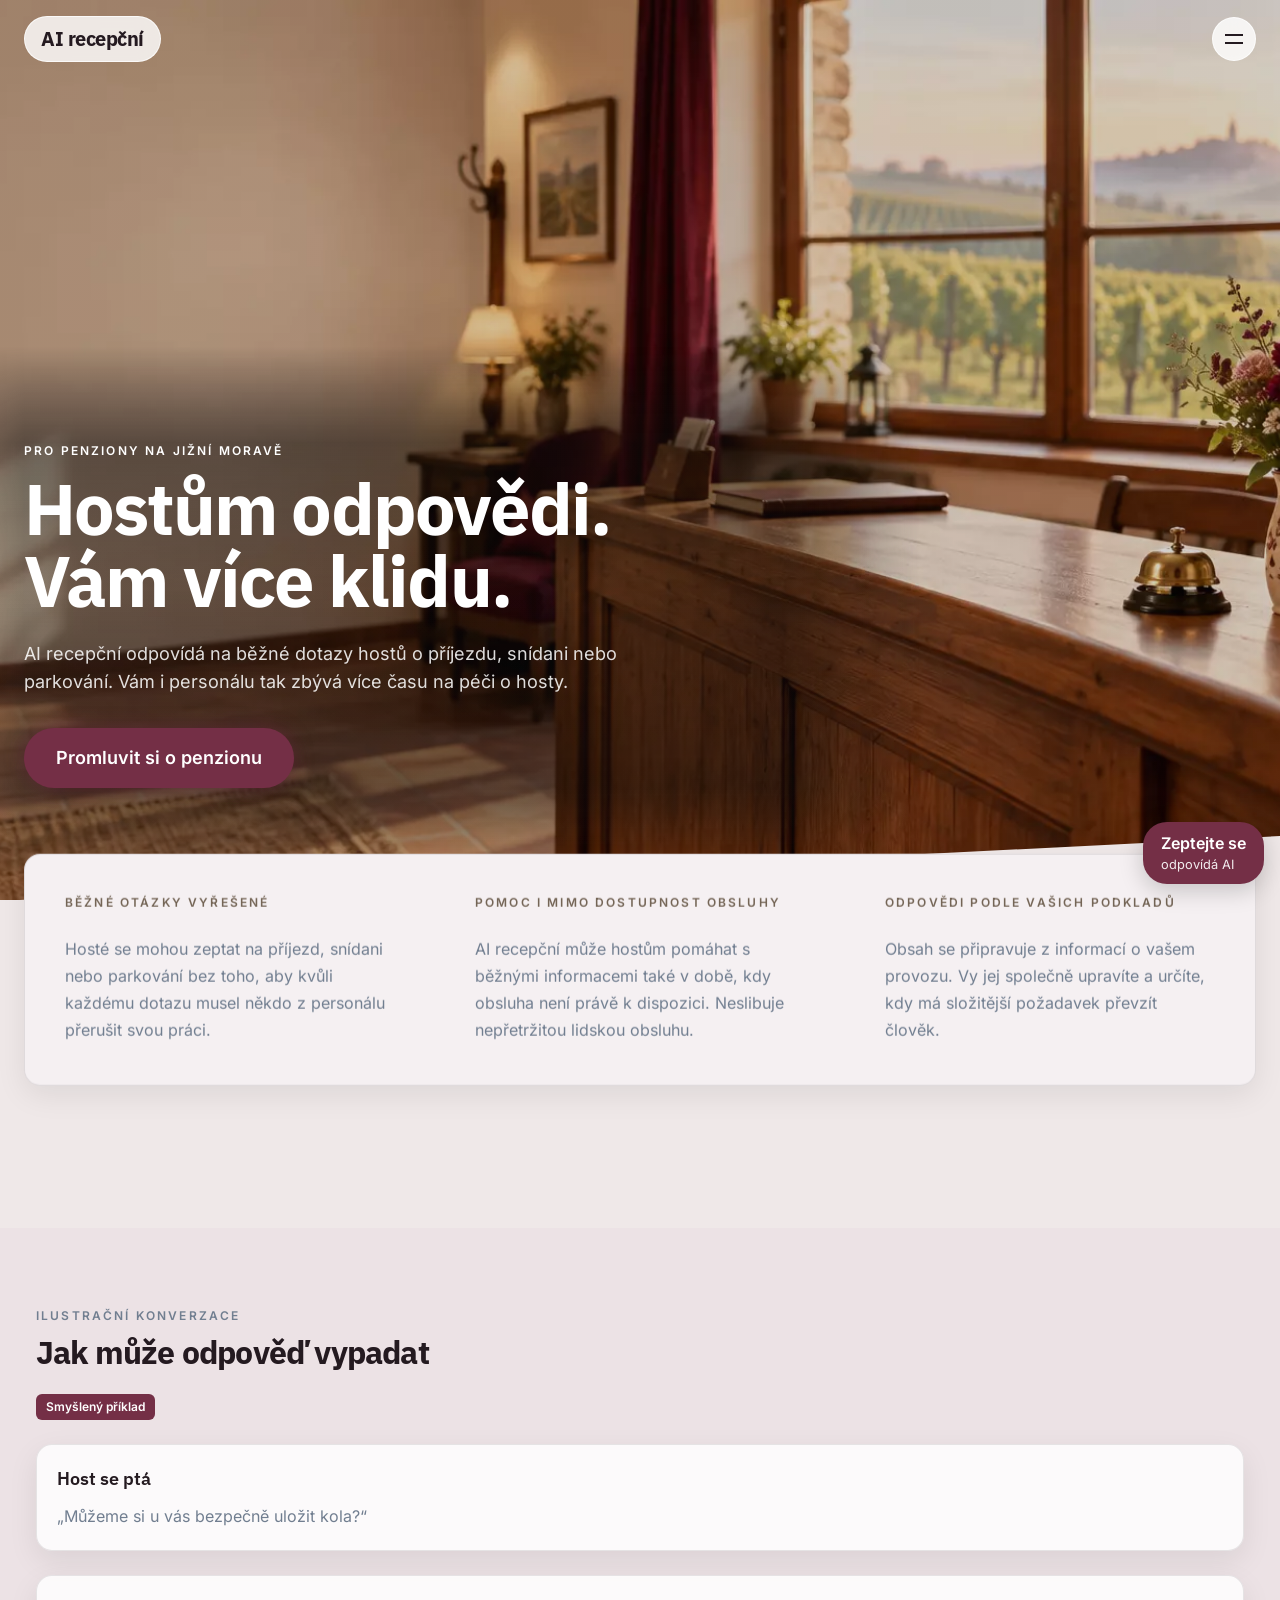
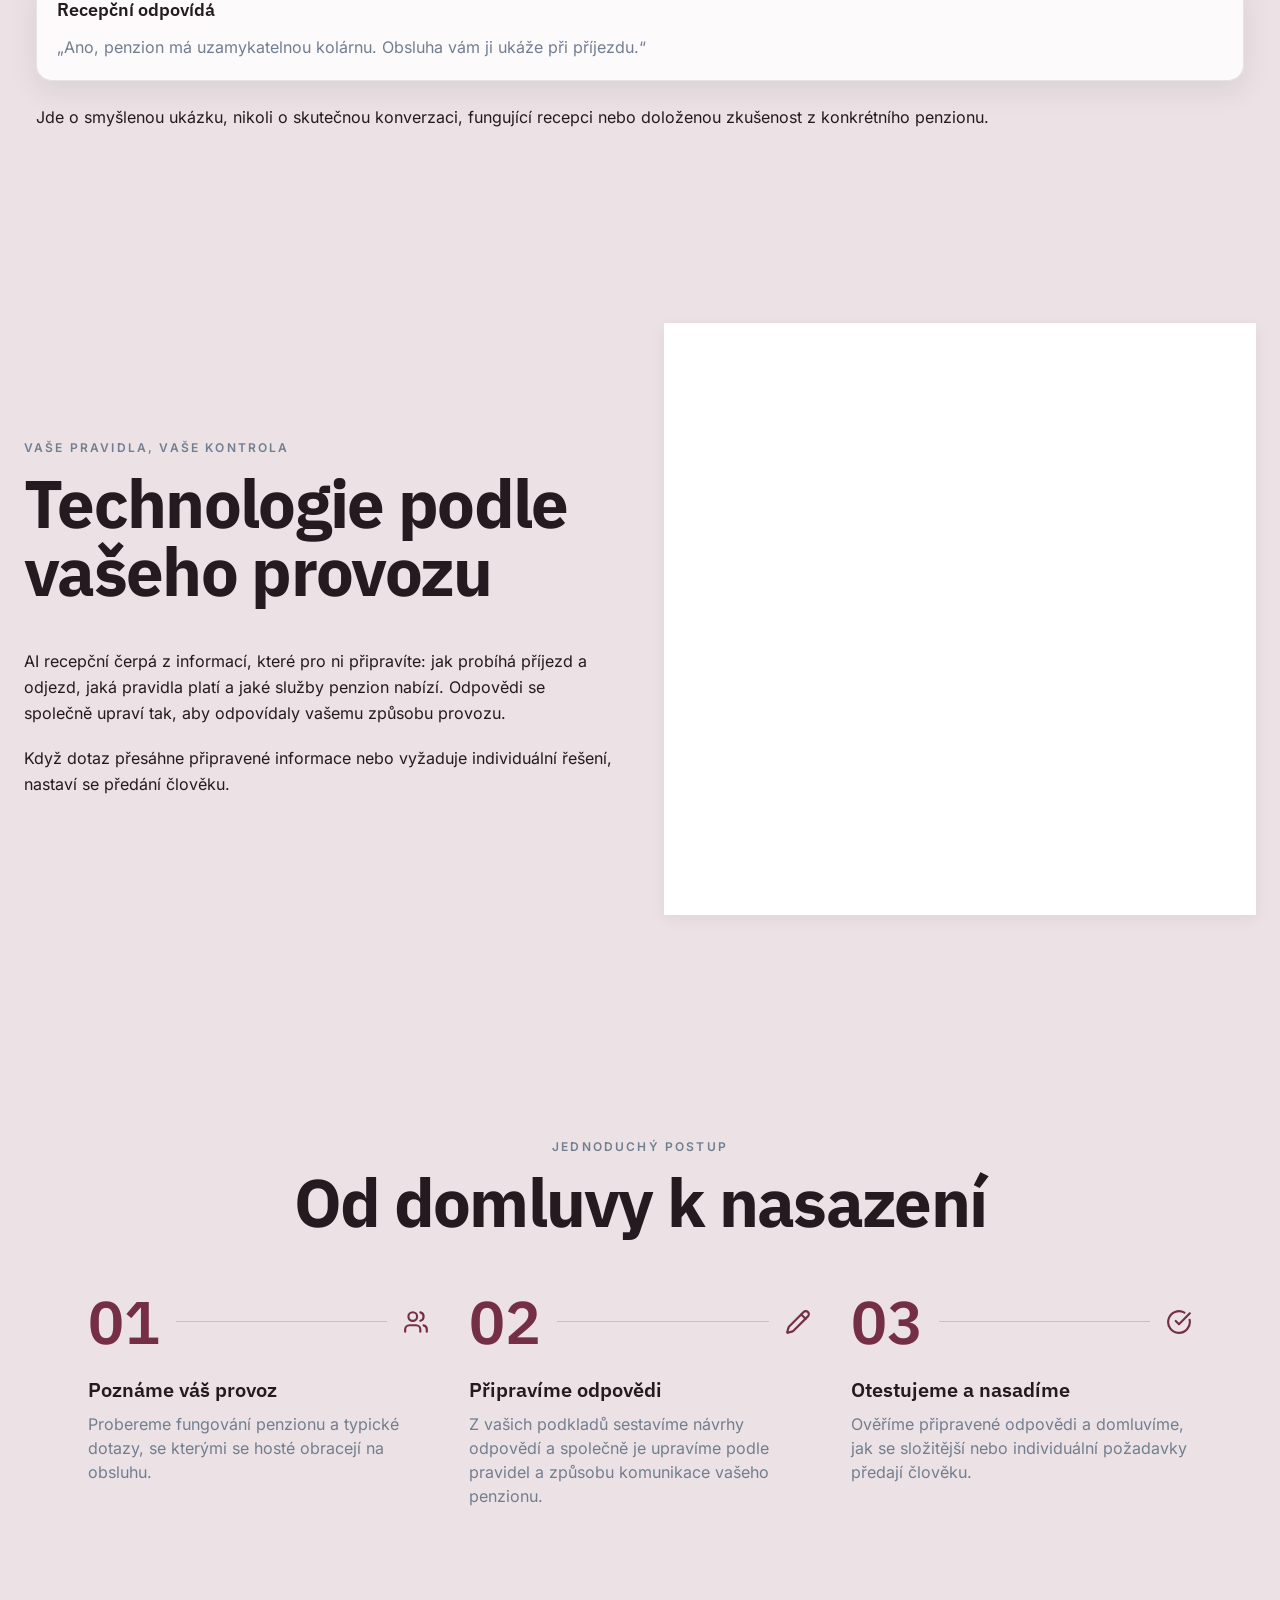
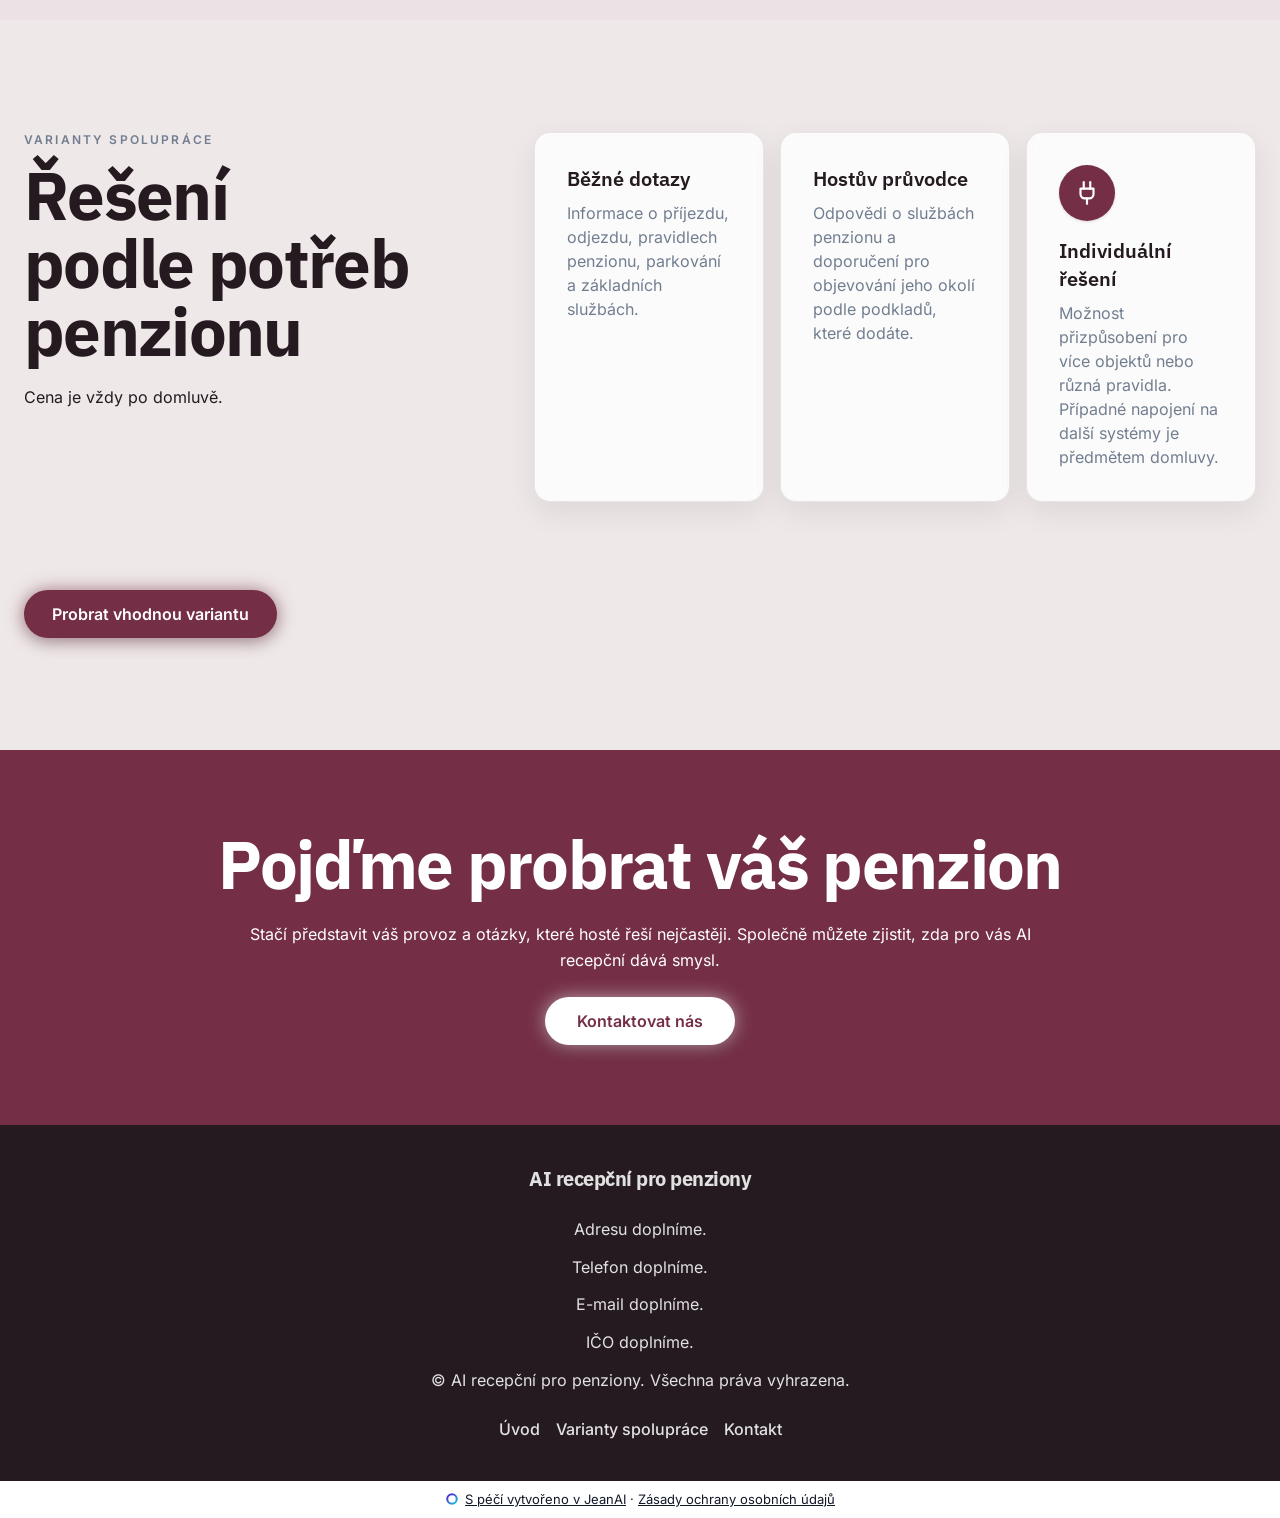
<file: index.html>
<!DOCTYPE html>
<html lang="cs">
  <head>
    <meta charset="UTF-8" />
    <meta name="viewport" content="width=device-width, initial-scale=1.0" />
    <meta name="description" content="AI recepční odpovídá hostům penzionů na běžné dotazy podle podkladů a pravidel, které má provozovatel pod kontrolou." />
    <meta property="og:title" content="AI recepční pro penziony" />
    <meta property="og:description" content="AI recepční odpovídá hostům penzionů na běžné dotazy podle podkladů a pravidel, které má provozovatel pod kontrolou." />
    <meta property="og:type" content="website" />
    <meta property="og:locale" content="cs" />
    <meta property="og:url" content="https://ai-recepcni-pro-penziony.jeanai-site.cz" />
    <meta property="og:image" content="https://ai-recepcni-pro-penziony.jeanai-site.cz/og-image.jpg" />
    <meta name="twitter:card" content="summary_large_image" />
    <meta name="twitter:title" content="AI recepční pro penziony" />
    <meta name="twitter:description" content="AI recepční odpovídá hostům penzionů na běžné dotazy podle podkladů a pravidel, které má provozovatel pod kontrolou." />
    <meta name="twitter:image" content="https://ai-recepcni-pro-penziony.jeanai-site.cz/og-image.jpg" />
    <link rel="canonical" href="https://ai-recepcni-pro-penziony.jeanai-site.cz" />
    <script type="application/ld+json">{"@context":"https://schema.org","@graph":[{"@type":"Organization","name":"AI recepční pro penziony","url":"https://ai-recepcni-pro-penziony.jeanai-site.cz"}]}</script>
    <title>AI recepční pro penziony</title>
    <link rel="stylesheet" href="/assets/utilities.css" />
    <link rel="stylesheet" href="/styles.css" />
  <link rel="preload" as="image" href="/images/photo-1-1600.webp" fetchpriority="high"></head>
  <body>
    <div class="jean-site-shell" data-jean-motion="off" style="min-height:100vh;display:flex;flex-direction:column">
    <header data-jean-burger="{&quot;panelCss&quot;:&quot;background:#F7F4F2;border-color:color-mix(in srgb, #241A20 10%, transparent)&quot;,&quot;linkCss&quot;:&quot;color:#241A20&quot;,&quot;links&quot;:[{&quot;href&quot;:&quot;/ilustracni-konverzace.html&quot;,&quot;label&quot;:&quot;Ilustrační konverzace&quot;},{&quot;href&quot;:&quot;#section_pomoc_v_provozu&quot;,&quot;label&quot;:&quot;Pomoc v provozu&quot;},{&quot;href&quot;:&quot;#section_od_domluvy_k_nasazeni&quot;,&quot;label&quot;:&quot;Postup spolupráce&quot;},{&quot;href&quot;:&quot;#section_varianty&quot;,&quot;label&quot;:&quot;Varianty&quot;},{&quot;href&quot;:&quot;/kontakt.html#section_contact&quot;,&quot;label&quot;:&quot;Kontakt&quot;},{&quot;href&quot;:&quot;/pomoc-v-kazdodennim-provozu.html&quot;,&quot;label&quot;:&quot;Pomoc v každodenním provozu&quot;},{&quot;href&quot;:&quot;/od-domluvy-k-nasazeni.html&quot;,&quot;label&quot;:&quot;Od domluvy k nasazení&quot;},{&quot;href&quot;:&quot;/varianty-spoluprace.html&quot;,&quot;label&quot;:&quot;Varianty spolupráce&quot;}],&quot;cta&quot;:null,&quot;mobileOnly&quot;:false}" class="fixed top-0 inset-x-0 z-50" data-jean-header-look="blend" data-jean-header-intro="section_hero" style="background-color:rgba(255,255,255,0.85);backdrop-filter:blur(12px);-webkit-backdrop-filter:blur(12px);border-bottom:1px solid rgba(255,255,255,0.80)" id="section_header" data-section-id="section_header" data-section-type="header">
      <div class="max-w-7xl mx-auto px-6 py-4 flex items-center justify-between gap-4">
        <span class="inline-flex items-center gap-3 px-4 py-2 rounded-full" style="background-color:rgba(255,255,255,0.82);backdrop-filter:blur(10px);-webkit-backdrop-filter:blur(10px);border:1px solid rgba(255,255,255,0.75)">
          <span class="text-xl tracking-tight flex-shrink-0" data-block-id="block_brand" data-block-type="text.heading" style="color:var(--color-text);font-family:var(--font-heading);font-weight:700">AI recepční</span>
        </span>
        <button type="button" aria-expanded="false" aria-label="Menu" class="inline-flex flex-col justify-center items-center gap-1.5 w-11 h-11 rounded-full cursor-pointer" style="background-color:rgba(255,255,255,0.82);backdrop-filter:blur(10px);-webkit-backdrop-filter:blur(10px);border:1px solid rgba(255,255,255,0.75)">
          <span style="width:18px;height:2px;background-color:var(--color-text);display:block;transition:transform .2s;transform:none"></span>
          <span style="width:18px;height:2px;background-color:var(--color-text);display:block;transition:transform .2s;transform:none"></span>
        </button>
      </div>
      
    </header>
    <section class="jean-scroll-stage jean-bg-fixed min-h-screen flex items-end relative overflow-hidden" data-jean-parallax-root="hero" style="background-color:var(--color-surface-strong);background-image:linear-gradient(180deg, rgba(10,10,10,0.18) 0%, rgba(10,10,10,0.18) 45%, rgba(10,10,10,0.18) 100%), url(&quot;/images/photo-1-1600.webp&quot;);background-size:cover;background-position:center;background-repeat:no-repeat" data-jean-edge-below="1" id="section_hero" data-section-id="section_hero" data-section-type="hero">
      <div class="relative z-10 w-full pt-28 pb-16 md:pb-28">
        <div class="max-w-7xl mx-auto px-6 jean-motion-layer jean-parallax-subtle" data-jean-reveal="true">
          <div class="relative max-w-3xl text-left" data-jean-hero-words="low_left">
          <div class="absolute pointer-events-none" aria-hidden="true" data-jean-hero-text-scrim="true" style="background:linear-gradient(180deg, rgba(10,10,10,0.58) 0%, rgba(10,10,10,0.35) 45%, rgba(10,10,10,0.62) 100%);inset:-6rem -8rem;-webkit-mask-image:linear-gradient(to right, transparent 0, #000 8rem, #000 calc(100% - 8rem), transparent 100%), linear-gradient(to bottom, transparent 0, #000 6rem, #000 calc(100% - 6rem), transparent 100%);-webkit-mask-composite:source-in;mask-image:linear-gradient(to right, transparent 0, #000 8rem, #000 calc(100% - 8rem), transparent 100%), linear-gradient(to bottom, transparent 0, #000 6rem, #000 calc(100% - 6rem), transparent 100%);mask-composite:intersect"></div>
          <div class="relative">
          
          <div class="jean-heading-group"><p class="jean-eyebrow" style="color:#fff;font-family:var(--font-body);font-size:0.75rem;line-height:1.4;font-weight:600;letter-spacing:0.18em;text-transform:uppercase;margin:0 0 0.75rem">Pro penziony na jižní Moravě</p><h1 class="text-5xl lg:text-7xl tracking-tight" data-block-id="block_hero_heading" data-block-type="text.heading" style="color:#fff;font-family:var(--font-heading);font-weight:800">Hostům odpovědi. Vám více klidu.</h1></div>
          <p class="mt-6 text-lg max-w-2xl" data-block-id="block_hero_intro" data-block-type="text.paragraph" style="color:rgba(255,255,255,0.86);font-family:var(--font-body);font-weight:400">AI recepční odpovídá na běžné dotazy hostů o příjezdu, snídani nebo parkování. Vám i personálu tak zbývá více času na péči o hosty.</p>
          <div class="mt-8 flex flex-row flex-wrap items-center justify-start gap-4"><a href="/kontakt.html#section_contact" class="jean-float inline-block px-8 py-4 font-semibold text-lg shadow-xl" data-block-id="block_hero_cta" data-block-type="button" style="border-radius:9999px;color:var(--color-on-primary, #fff);background-color:var(--color-primary);border:none;box-shadow:0 0 18px color-mix(in srgb, var(--color-primary) 55%, transparent), 0 6px 16px rgba(0,0,0,0.16)">Promluvit si o penzionu</a></div>
          
          </div>
          </div>
        </div>
      </div>
    </section>

    <div id="section_pomoc_v_provozu" data-section-id="section_pomoc_v_provozu" data-section-type="features" data-jean-hero-strip="section_hero" data-jean-edge-above="slant">
      <section class="jean-section-shell relative pb-16 lg:pb-24" style="background-color:var(--color-bg-alt)">
        <div class="max-w-7xl mx-auto px-6">
          <h2 class="sr-only" data-block-id="block_provoz_heading">Méně opakování, více klidu</h2>
          <div class="jean-card-face jean-hero-strip relative z-10 -mt-8 md:mt-0 md:-translate-y-[20%] grid grid-cols-1 md:grid-cols-3 jean-card-on-picture jean-card-corner">
            <div class="jean-hero-strip-column flex flex-col gap-3 p-8 lg:p-10" data-block-id="block_repeat_questions" data-block-type="card">
              <p class="jean-eyebrow" style="color:#746556;font-family:var(--font-body);font-size:0.75rem;line-height:1.4;font-weight:600;letter-spacing:0.18em;text-transform:uppercase;margin:0 0 0.75rem">Běžné otázky vyřešené</p>
              <p style="color:var(--color-muted);line-height:1.7;margin:0">Hosté se mohou zeptat na příjezd, snídani nebo parkování bez toho, aby kvůli každému dotazu musel někdo z personálu přerušit svou práci.</p>
            </div>
            <div class="jean-hero-strip-column flex flex-col gap-3 p-8 lg:p-10" data-block-id="block_when_staff_unavailable" data-block-type="card">
              <p class="jean-eyebrow" style="color:#746556;font-family:var(--font-body);font-size:0.75rem;line-height:1.4;font-weight:600;letter-spacing:0.18em;text-transform:uppercase;margin:0 0 0.75rem">Pomoc i mimo dostupnost obsluhy</p>
              <p style="color:var(--color-muted);line-height:1.7;margin:0">AI recepční může hostům pomáhat s běžnými informacemi také v době, kdy obsluha není právě k dispozici. Neslibuje nepřetržitou lidskou obsluhu.</p>
            </div>
            <div class="jean-hero-strip-column flex flex-col gap-3 p-8 lg:p-10" data-block-id="block_owner_control" data-block-type="card">
              <p class="jean-eyebrow" style="color:#746556;font-family:var(--font-body);font-size:0.75rem;line-height:1.4;font-weight:600;letter-spacing:0.18em;text-transform:uppercase;margin:0 0 0.75rem">Odpovědi podle vašich podkladů</p>
              <p style="color:var(--color-muted);line-height:1.7;margin:0">Obsah se připravuje z informací o vašem provozu. Vy jej společně upravíte a určíte, kdy má složitější požadavek převzít člověk.</p>
            </div>
          </div>
        </div>
      </section>
    </div>
    <div id="section_ilustracni_konverzace" class="jean-motion-layer" data-jean-reveal="true" data-section-id="section_ilustracni_konverzace" data-section-type="content_group">
    <section class="py-16 lg:py-20 jean-section-shell" style="background-color:var(--color-surface-strong)">
      <div class="jean-rhythm-wide mx-auto px-6 flex flex-col gap-6">
        <div><div class="jean-heading-group"><p class="jean-eyebrow" style="color:var(--color-muted);font-family:var(--font-body);font-size:0.75rem;line-height:1.4;font-weight:600;letter-spacing:0.18em;text-transform:uppercase;margin:0 0 0.75rem">Ilustrační konverzace</p><h2 data-block-id="block_dialogue_heading" data-block-type="text.heading" style="font-size:2rem;font-weight:700;color:var(--color-text)">Jak může odpověď vypadat</h2></div></div>
        <div><span data-block-id="block_dialogue_disclaimer" data-block-type="badge" style="display:inline-block;padding:.25rem .625rem;border-radius:.375rem;font-size:.75rem;font-weight:600;color:var(--color-on-primary, #fff);background-color:var(--color-primary)">Smyšlený příklad</span></div>
        <div><div data-block-id="block_guest_question" data-block-type="card" class="jean-card-face jean-card-corner" style="padding:1.25rem;color:var(--color-text);display:grid;gap:.75rem"><h3 style="font-size:1.125rem;font-weight:600;margin:0;color:var(--color-text)">Host se ptá</h3><p style="margin:0;color:var(--color-muted);opacity:1;line-height:1.6">„Můžeme si u vás bezpečně uložit kola?“</p></div></div>
        <div><div data-block-id="block_ai_answer" data-block-type="card" class="jean-card-face jean-card-corner" style="padding:1.25rem;color:var(--color-text);display:grid;gap:.75rem"><h3 style="font-size:1.125rem;font-weight:600;margin:0;color:var(--color-text)">Recepční odpovídá</h3><p style="margin:0;color:var(--color-muted);opacity:1;line-height:1.6">„Ano, penzion má uzamykatelnou kolárnu. Obsluha vám ji ukáže při příjezdu.“</p></div></div>
        <div><p data-block-id="block_dialogue_note" data-block-type="text.paragraph" style="color:var(--color-text);line-height:1.6;font-weight:400">Jde o smyšlenou ukázku, nikoli o skutečnou konverzaci, fungující recepci nebo doloženou zkušenost z konkrétního penzionu.</p></div>
      </div>
    </section>
    </div>
    <div id="section_about" class="jean-motion-layer" data-jean-reveal="true" data-section-id="section_about" data-section-type="about">
    <section class="py-20 lg:py-28 jean-section-shell" style="background-color:var(--color-surface-strong)">
      <div class="max-w-7xl mx-auto px-6 flex flex-col lg:flex-row items-center gap-12">
        <div class="flex-1 flex flex-col gap-5">
          <div class="jean-heading-group"><p class="jean-eyebrow" style="color:var(--color-muted);font-family:var(--font-body);font-size:0.75rem;line-height:1.4;font-weight:600;letter-spacing:0.18em;text-transform:uppercase;margin:0 0 0.75rem">Vaše pravidla, vaše kontrola</p><h2 class="text-3xl lg:text-4xl font-bold mb-6" data-block-id="block_about_heading" data-block-type="text.heading" style="color:var(--color-text);font-family:var(--font-heading)">Technologie podle vašeho provozu</h2></div>
          <div><p data-block-id="block_about_text" data-block-type="text.paragraph" style="color:var(--color-text);line-height:1.6;font-weight:400">AI recepční čerpá z informací, které pro ni připravíte: jak probíhá příjezd a odjezd, jaká pravidla platí a jaké služby penzion nabízí. Odpovědi se společně upraví tak, aby odpovídaly vašemu způsobu provozu.</p></div>
          <div><p data-block-id="block_about_handoff" data-block-type="text.paragraph" style="color:var(--color-text);line-height:1.6;font-weight:400">Když dotaz přesáhne připravené informace nebo vyžaduje individuální řešení, nastaví se předání člověku.</p></div>
        </div>
        <div class="flex-1"><div class="jean-glass-card overflow-hidden aspect-square flex items-center justify-center" style="border-radius:var(--jean-radius, 1.5rem)" data-block-id="block_about_image" data-block-type="image"><img src="[data-uri]" alt="Dva lidé spolu hovoří u stolu při konzultaci" style="width:100%;height:100%;object-fit:cover;object-position:center center;display:block"></div></div>
      </div>
    </section>
    </div>
    <div id="section_od_domluvy_k_nasazeni" class="jean-motion-layer" data-jean-reveal="true" data-section-id="section_od_domluvy_k_nasazeni" data-section-type="how_it_works">
    <section class="py-20 lg:py-28 jean-section-shell" data-jean-steps="numbered" style="background-color:var(--color-surface-strong)">
      <div class="max-w-6xl mx-auto px-6">
        <div class="jean-heading-group"><p class="jean-eyebrow text-center" style="color:var(--color-muted);font-family:var(--font-body);font-size:0.75rem;line-height:1.4;font-weight:600;letter-spacing:0.18em;text-transform:uppercase;margin:0 0 0.75rem">Jednoduchý postup</p><h2 class="text-3xl lg:text-4xl font-bold text-center mb-14" data-block-id="block_process_heading" data-block-type="text.heading" style="color:var(--color-text);font-family:var(--font-heading)">Od domluvy k nasazení</h2></div>
        
        <div class="jean-stagger-grid grid grid-cols-1 md:grid-cols-2 lg:grid-cols-3" style="column-gap:2.5rem;row-gap:3rem"><article class="jean-step flex flex-col jean-motion-layer jean-stagger-card jean-parallax-up" data-jean-reveal="true" data-block-id="block_process_step1" data-block-type="card" style="transition-delay:0s">
            <div class="flex items-center gap-4 mb-6">
              <span class="text-5xl lg:text-6xl font-semibold leading-none" aria-hidden="true" data-jean-step-numeral="true" style="color:var(--color-primary);font-family:var(--font-heading);font-variant-numeric:tabular-nums">01</span>
              <span class="flex-1" aria-hidden="true" data-jean-step-rule="true" style="height:1px;background-color:var(--color-line-strong)"></span>
              <span class="shrink-0" style="color:var(--color-primary)"><svg xmlns="http://www.w3.org/2000/svg" class="lucide lucide-users" width="26" height="26" viewBox="0 0 24 24" fill="none" stroke="currentColor" stroke-width="2" stroke-linecap="round" stroke-linejoin="round" aria-hidden="true"><path d="M16 21v-2a4 4 0 0 0-4-4H6a4 4 0 0 0-4 4v2" /> <path d="M16 3.128a4 4 0 0 1 0 7.744" /> <path d="M22 21v-2a4 4 0 0 0-3-3.87" /> <circle cx="9" cy="7" r="4" /></svg></span>
            </div>
            <h3 class="text-xl font-semibold mb-2" style="color:var(--color-text)">Poznáme váš provoz</h3><p style="color:var(--color-muted)">Probereme fungování penzionu a typické dotazy, se kterými se hosté obracejí na obsluhu.</p>
          </article>
          <article class="jean-step flex flex-col jean-motion-layer jean-stagger-card jean-parallax-down" data-jean-reveal="true" data-block-id="block_process_step2" data-block-type="card" style="transition-delay:0.08s">
            <div class="flex items-center gap-4 mb-6">
              <span class="text-5xl lg:text-6xl font-semibold leading-none" aria-hidden="true" data-jean-step-numeral="true" style="color:var(--color-primary);font-family:var(--font-heading);font-variant-numeric:tabular-nums">02</span>
              <span class="flex-1" aria-hidden="true" data-jean-step-rule="true" style="height:1px;background-color:var(--color-line-strong)"></span>
              <span class="shrink-0" style="color:var(--color-primary)"><svg xmlns="http://www.w3.org/2000/svg" class="lucide lucide-pencil" width="26" height="26" viewBox="0 0 24 24" fill="none" stroke="currentColor" stroke-width="2" stroke-linecap="round" stroke-linejoin="round" aria-hidden="true"><path d="M21.174 6.812a1 1 0 0 0-3.986-3.987L3.842 16.174a2 2 0 0 0-.5.83l-1.321 4.352a.5.5 0 0 0 .623.622l4.353-1.32a2 2 0 0 0 .83-.497z" /> <path d="m15 5 4 4" /></svg></span>
            </div>
            <h3 class="text-xl font-semibold mb-2" style="color:var(--color-text)">Připravíme odpovědi</h3><p style="color:var(--color-muted)">Z vašich podkladů sestavíme návrhy odpovědí a společně je upravíme podle pravidel a způsobu komunikace vašeho penzionu.</p>
          </article>
          <article class="jean-step flex flex-col jean-motion-layer jean-stagger-card jean-parallax-up" data-jean-reveal="true" data-block-id="block_process_step3" data-block-type="card" style="transition-delay:0.16s">
            <div class="flex items-center gap-4 mb-6">
              <span class="text-5xl lg:text-6xl font-semibold leading-none" aria-hidden="true" data-jean-step-numeral="true" style="color:var(--color-primary);font-family:var(--font-heading);font-variant-numeric:tabular-nums">03</span>
              <span class="flex-1" aria-hidden="true" data-jean-step-rule="true" style="height:1px;background-color:var(--color-line-strong)"></span>
              <span class="shrink-0" style="color:var(--color-primary)"><svg xmlns="http://www.w3.org/2000/svg" class="lucide lucide-circle-check-big" width="26" height="26" viewBox="0 0 24 24" fill="none" stroke="currentColor" stroke-width="2" stroke-linecap="round" stroke-linejoin="round" aria-hidden="true"><path d="M21.801 10A10 10 0 1 1 17 3.335" /> <path d="m9 11 3 3L22 4" /></svg></span>
            </div>
            <h3 class="text-xl font-semibold mb-2" style="color:var(--color-text)">Otestujeme a nasadíme</h3><p style="color:var(--color-muted)">Ověříme připravené odpovědi a domluvíme, jak se složitější nebo individuální požadavky předají člověku.</p>
          </article></div>
        
      </div>
    </section>
    </div>
    <div id="section_varianty" class="jean-motion-layer" data-jean-reveal="true" data-section-id="section_varianty" data-section-type="features">
    <section class="py-20 lg:py-28 jean-scroll-stage jean-section-shell" data-jean-parallax-root="features" style="background-color:var(--color-bg-alt)">
      <div class="max-w-7xl mx-auto px-6 jean-panel-layout">
        <div class="jean-panel-sticky jean-motion-layer jean-parallax-subtle" data-jean-reveal="true"><div class="jean-heading-group"><p class="jean-eyebrow" style="color:var(--color-muted);font-family:var(--font-body);font-size:0.75rem;line-height:1.4;font-weight:600;letter-spacing:0.18em;text-transform:uppercase;margin:0 0 0.75rem">Varianty spolupráce</p><h2 class="text-3xl lg:text-5xl font-bold" data-block-id="block_variants_heading" data-block-type="text.heading" style="color:var(--color-text);font-family:var(--font-heading)">Řešení podle potřeb penzionu</h2></div><div class="mt-5 flex flex-col gap-3"><div><p data-block-id="block_variant_scope_note" data-block-type="text.paragraph" style="color:var(--color-text);line-height:1.6;font-weight:400">Cena je vždy po domluvě.</p></div></div></div>
        
        <div class="jean-stagger-grid grid grid-cols-1 md:grid-cols-2 lg:grid-cols-3 gap-6 items-stretch">
          <div class="group jean-card-face jean-float p-8 jean-card-corner h-full flex flex-col jean-motion-layer jean-stagger-card jean-parallax-up" data-jean-reveal="true" data-block-id="block_variant_basic" data-block-type="card" style="transition-delay:0s">
            
            
            <h3 class="text-xl font-semibold mb-2" style="color:var(--color-text)">Běžné dotazy</h3>
            <p style="color:var(--color-muted)">Informace o příjezdu, odjezdu, pravidlech penzionu, parkování a základních službách.</p>
          </div>
          <div class="group jean-card-face jean-float p-8 jean-card-corner h-full flex flex-col jean-motion-layer jean-stagger-card jean-parallax-down" data-jean-reveal="true" data-block-id="block_variant_guide" data-block-type="card" style="transition-delay:0.08s">
            
            
            <h3 class="text-xl font-semibold mb-2" style="color:var(--color-text)">Hostův průvodce</h3>
            <p style="color:var(--color-muted)">Odpovědi o službách penzionu a doporučení pro objevování jeho okolí podle podkladů, které dodáte.</p>
          </div>
          <div class="group jean-card-face jean-float p-8 jean-card-corner h-full flex flex-col jean-motion-layer jean-stagger-card jean-parallax-up" data-jean-reveal="true" data-block-id="block_variant_custom" data-block-type="card" style="transition-delay:0.16s">
            
            <div class="w-14 h-14 rounded-full flex items-center justify-center mb-4" style="background-color:var(--color-primary);color:var(--color-on-primary, #fff);box-shadow:0 1px 3px rgba(15,23,42,0.14)"><svg xmlns="http://www.w3.org/2000/svg" class="lucide lucide-plug" width="26" height="26" viewBox="0 0 24 24" fill="none" stroke="currentColor" stroke-width="2" stroke-linecap="round" stroke-linejoin="round" aria-hidden="true"><path d="M12 22v-5" /> <path d="M9 8V2" /> <path d="M15 8V2" /> <path d="M18 8v5a4 4 0 0 1-4 4h-4a4 4 0 0 1-4-4V8Z" /></svg></div>
            <h3 class="text-xl font-semibold mb-2" style="color:var(--color-text)">Individuální řešení</h3>
            <p style="color:var(--color-muted)">Možnost přizpůsobení pro více objektů nebo různá pravidla. Případné napojení na další systémy je předmětem domluvy.</p>
          </div>
        </div>
        <div class="jean-section-tail mt-10 flex flex-col gap-5 col-span-full"><div><div data-block-id="block_variant_cta" data-block-type="button"><a href="/kontakt.html#section_contact" style="display:inline-block;padding:.75rem 1.75rem;font-weight:600;border-radius:9999px;color:var(--color-on-primary, #fff);background:var(--color-primary);border:none;box-shadow:0 0 18px color-mix(in srgb, var(--color-primary) 55%, transparent), 0 6px 16px rgba(0,0,0,0.16)">Probrat vhodnou variantu</a></div></div></div>
      </div>
    </section>
    </div>
    <div id="section_closing" class="jean-motion-layer" data-jean-reveal="true" data-section-id="section_closing" data-section-type="cta_banner">
    <section class="py-16 lg:py-20" style="background:var(--color-primary)">
      <div class="max-w-4xl mx-auto px-6 text-center">
        <h2 class="text-3xl lg:text-4xl font-bold mb-6" data-block-id="block_closing_heading" data-block-type="text.heading" style="color:var(--color-on-primary, #fff)">Pojďme probrat váš penzion</h2>
        <div class="jean-on-primary mb-6 flex flex-col gap-3"><div><p data-block-id="block_closing_text" data-block-type="text.paragraph" style="color:var(--color-text);line-height:1.6;font-weight:400">Stačí představit váš provoz a otázky, které hosté řeší nejčastěji. Společně můžete zjistit, zda pro vás AI recepční dává smysl.</p></div></div>
        <a href="/kontakt.html#section_contact" class="inline-block px-8 py-3 font-semibold" data-block-id="block_closing_button" data-block-type="button" style="border-radius:9999px;color:var(--color-primary);background-color:var(--color-on-primary, #fff);border:none;box-shadow:0 0 18px rgba(255,255,255,0.55), 0 6px 16px rgba(0,0,0,0.16)">Kontaktovat nás</a>
      </div>
    </section>
    </div>
    <footer class="py-10 mt-auto" style="background-color:#241A20;color:rgba(255,255,255,0.87);--color-text:rgba(255,255,255,0.87);--color-heading:#ffffff;--color-muted:rgba(255,255,255,0.64);--color-surface:rgba(255,255,255,0.08);--color-surface-tint:rgba(255,255,255,0.1);--color-surface-strong:rgba(255,255,255,0.14);--color-card:rgba(255,255,255,0.08);--color-card-strong:rgba(255,255,255,0.12);--color-line:rgba(255,255,255,0.14);--color-line-strong:rgba(255,255,255,0.24);--color-nav:rgba(255,255,255,0.08);--color-nav-border:rgba(255,255,255,0.16);--color-image-placeholder:rgba(255,255,255,0.08)" id="section_footer" data-section-id="section_footer" data-section-type="footer">
      <div class="max-w-7xl mx-auto px-6 flex flex-col gap-6">
        <div class="text-center"><span class="text-xl font-bold tracking-tight" data-block-id="block_footer_brand" data-block-type="text.heading" style="color:var(--color-text);font-family:var(--font-heading)">AI recepční pro penziony</span></div>
        <div class="text-center max-w-3xl mx-auto flex flex-col gap-3"><div><p data-block-id="block_footer_address" data-block-type="text.paragraph" style="color:var(--color-text);line-height:1.6;font-weight:400">Adresu doplníme.</p></div>
          <div><p data-block-id="block_footer_phone" data-block-type="text.paragraph" style="color:var(--color-text);line-height:1.6;font-weight:400">Telefon doplníme.</p></div>
          <div><p data-block-id="block_footer_email" data-block-type="text.paragraph" style="color:var(--color-text);line-height:1.6;font-weight:400">E-mail doplníme.</p></div>
          <div><p data-block-id="block_footer_ico" data-block-type="text.paragraph" style="color:var(--color-text);line-height:1.6;font-weight:400">IČO doplníme.</p></div>
          <div><p data-block-id="block_footer_copyright" data-block-type="text.paragraph" style="color:var(--color-text);line-height:1.6;font-weight:400">© AI recepční pro penziony. Všechna práva vyhrazena.</p></div></div>
        <div class="flex flex-col items-center gap-3"><div><nav data-block-id="block_footer_links" data-block-type="nav_links" style="display:flex;flex-wrap:wrap;justify-content:center;gap:1rem"><a href="#section_hero" style="color:var(--color-text);font-weight:500">Úvod</a><a href="#section_varianty" style="color:var(--color-text);font-weight:500">Varianty spolupráce</a><a href="/kontakt.html#section_contact" style="color:var(--color-text);font-weight:500">Kontakt</a></nav></div></div>
        
        
      </div>
    </footer><div data-jean-identification="1" aria-label="Údaje o provozovateli" style="background:#FFFFFF!important;color:#111827!important;font-family:var(--font-body, ui-sans-serif), system-ui, -apple-system, sans-serif;font-size:13px!important;line-height:1.6!important;padding:8px 16px;text-align:center;word-break:break-word;display:block!important;visibility:visible!important;opacity:1!important;position:static!important;height:auto!important;max-height:none!important;overflow:visible!important;clip-path:none!important;transform:none!important;content-visibility:visible!important"><span style="display:block!important;visibility:visible!important;opacity:1!important;color:inherit!important;font-size:13px!important;line-height:1.6!important;position:static!important;height:auto!important;max-height:none!important;overflow:visible!important;clip-path:none!important;transform:none!important;text-indent:0!important;letter-spacing:normal!important;word-spacing:normal!important;content-visibility:visible!important"><a href="https://jeanai.cz" rel="noopener" style="display:inline!important;text-decoration:underline;visibility:visible!important;opacity:1!important;color:inherit!important;font-size:13px!important;line-height:1.6!important;position:static!important;height:auto!important;max-height:none!important;overflow:visible!important;clip-path:none!important;transform:none!important;text-indent:0!important;letter-spacing:normal!important;word-spacing:normal!important;content-visibility:visible!important"><svg aria-hidden="true" focusable="false" width="14" height="14" viewBox="0 0 128 128" style="display:inline-block!important;visibility:visible!important;opacity:1!important;width:14px!important;height:14px!important;vertical-align:-2px;margin-right:6px"><defs><linearGradient id="jean-mark-ring" x1="0" y1="0" x2="1" y2="1"><stop offset="0" stop-color="#5814cf"/><stop offset="1" stop-color="#12c9e6"/></linearGradient></defs><circle cx="64" cy="64" r="43.5" fill="none" stroke="url(#jean-mark-ring)" stroke-width="19"/></svg>S péčí vytvořeno v JeanAI</a> · <a href="/soukromi.html" style="display:inline!important;text-decoration:underline;visibility:visible!important;opacity:1!important;color:inherit!important;font-size:13px!important;line-height:1.6!important;position:static!important;height:auto!important;max-height:none!important;overflow:visible!important;clip-path:none!important;transform:none!important;text-indent:0!important;letter-spacing:normal!important;word-spacing:normal!important;content-visibility:visible!important">Zásady ochrany osobních údajů</a></span></div>
    </div>
    <script>
(function () {
  "use strict";

  function styled(tag, css) {
    var el = document.createElement(tag);
    el.style.cssText = css;
    return el;
  }

  // ── gallery lightbox — parity with the React modal, clicks only ──
  var galleries = document.querySelectorAll('[data-jean-lightbox]');
  for (var g = 0; g < galleries.length; g += 1) (function (sectionEl) {
    var figures = sectionEl.querySelectorAll('figure');
    var managedMount = sectionEl.getAttribute('data-jean-lightbox') === 'managed';
    if (figures.length === 0 && !managedMount) return;
    var items = [];
    for (var i = 0; i < figures.length; i += 1) {
      var img = figures[i].querySelector('img');
      items.push({
        src: img ? (img.getAttribute('data-jean-full') || img.getAttribute('src') || '') : '',
        alt: img ? (img.getAttribute('alt') || '') : '',
      });
    }

    var idx = -1;
    var overlay = null;
    var imgEl = null;
    var counterEl = null;

    function close() {
      if (overlay && overlay.parentNode) overlay.parentNode.removeChild(overlay);
      overlay = null;
      idx = -1;
    }
    function show(next) {
      idx = Math.max(0, Math.min(items.length - 1, next));
      imgEl.src = items[idx].src;
      imgEl.alt = items[idx].alt;
      counterEl.textContent = (idx + 1) + ' / ' + items.length;
    }
    function navButton(placementCss, text, onClick) {
      var btn = styled('button', 'position:absolute;' + placementCss + ';padding:0.75rem;border-radius:9999px;background:rgba(255,255,255,0.15);color:#fff;border:none;cursor:pointer');
      btn.type = 'button';
      btn.textContent = text;
      btn.addEventListener('click', function (e) { e.stopPropagation(); onClick(); });
      return btn;
    }
    function open(start) {
      overlay = styled('div', 'position:fixed;inset:0;z-index:100;display:flex;align-items:center;justify-content:center;background:rgba(0,0,0,0.92)');
      overlay.addEventListener('click', close);
      var wrap = styled('div', 'position:relative');
      wrap.addEventListener('click', function (e) { e.stopPropagation(); });
      imgEl = styled('img', 'max-height:85vh;max-width:90vw;border-radius:0.75rem;object-fit:contain;box-shadow:0 25px 50px rgba(0,0,0,0.5)');
      wrap.appendChild(imgEl);
      counterEl = styled('div', 'position:absolute;bottom:1rem;left:50%;transform:translateX(-50%);font-size:0.875rem;color:rgba(255,255,255,0.7)');
      overlay.appendChild(wrap);
      overlay.appendChild(navButton('left:1rem;top:50%;transform:translateY(-50%);font-size:1.5rem', '\u2190', function () { show(idx - 1); }));
      overlay.appendChild(navButton('right:1rem;top:50%;transform:translateY(-50%);font-size:1.5rem', '\u2192', function () { show(idx + 1); }));
      overlay.appendChild(navButton('top:1rem;right:1rem;font-size:1.2rem;line-height:1', '\u00d7', close));
      overlay.appendChild(counterEl);
      document.body.appendChild(overlay);
      show(start);
    }

    // 8z56 W-2a — a MANAGED gallery's figures are its collection's, and the
    // live refresh replaces them after this runs: one delegate on the section,
    // the list read at the click, and a placeholder panel never opens.
    if (managedMount) {
      sectionEl.addEventListener('click', function (e) {
        var fig = e && e.target && e.target.closest ? e.target.closest('figure') : null;
        if (!fig || fig.closest('[data-jean-placeholder]')) return;
        var live = sectionEl.querySelectorAll('figure');
        var at = -1;
        items = [];
        for (var k = 0; k < live.length; k += 1) {
          if (live[k].closest('[data-jean-placeholder]')) continue;
          if (live[k] === fig) at = items.length;
          var liveImg = live[k].querySelector('img');
          items.push({
            src: liveImg ? (liveImg.getAttribute('data-jean-full') || liveImg.getAttribute('src') || '') : '',
            alt: liveImg ? (liveImg.getAttribute('alt') || '') : '',
          });
        }
        if (at >= 0) open(at);
      });
      return;
    }

    for (var f = 0; f < figures.length; f += 1) (function (fi) {
      figures[fi].addEventListener('click', function () { open(fi); });
    })(f);
  })(galleries[g]);

  // ── a picture that opens (8z46 QL-24a) ──
  // Bound to img[data-jean-image-open], which the renderer stamps on a picture
  // whose block or site says it opens. Never in the editor's canvas: the
  // overlay's own script is on that page (script[data-jean-overlay]) and a
  // click there selects the block, so the click is left to it.
  //
  // From the keyboard too (8z46 leftover, 8z50 run): the picture is in the Tab
  // order and opens on Enter or Space; the dialog takes the focus on its close
  // button and keeps Tab inside; closing it, any way, gives the focus back to
  // the picture that opened it. The canvas is asked at the moment of the key,
  // as at the click: its overlay script comes after this one on the page.
  var openables = document.querySelectorAll('img[data-jean-image-open]');
  if (openables.length > 0) (function () {
    var box = null;
    var boxImg = null;
    var boxCaption = null;
    var boxCounter = null;
    var boxClose = null;
    var opener = null;
    var group = [];
    var at = -1;

    function inEditorCanvas() {
      return typeof document.querySelector === 'function' && Boolean(document.querySelector('script[data-jean-overlay]'));
    }
    function sameSection(img) {
      var root = typeof img.closest === 'function' ? img.closest('[data-section-id]') : null;
      if (!root) return [img];
      var list = root.querySelectorAll('img[data-jean-image-open]');
      var out = [];
      for (var i = 0; i < list.length; i += 1) out.push(list[i]);
      return out.length ? out : [img];
    }
    function paint() {
      var img = group[at];
      boxImg.src = img.getAttribute('data-jean-full') || img.getAttribute('src') || '';
      boxImg.alt = img.getAttribute('alt') || '';
      boxCaption.textContent = boxImg.alt;
      boxCaption.style.display = boxImg.alt ? 'block' : 'none';
      if (boxCounter) boxCounter.textContent = (at + 1) + ' / ' + group.length;
    }
    function step(delta) {
      if (group.length < 2) return;
      at = (at + delta + group.length) % group.length;
      paint();
    }
    function inside(el) {
      for (var x = el; x; x = x.parentNode) if (x === box) return true;
      return false;
    }
    function keepTabInside(e) {
      var buttons = box.querySelectorAll('button');
      if (!buttons.length) return;
      var first = buttons[0];
      var last = buttons[buttons.length - 1];
      var active = document.activeElement;
      if (e.shiftKey ? (active === first || !inside(active)) : (active === last || !inside(active))) {
        if (typeof e.preventDefault === 'function') e.preventDefault();
        (e.shiftKey ? last : first).focus();
      }
    }
    function onKey(e) {
      if (!box) return;
      if (e.key === 'Escape') shut();
      else if (e.key === 'ArrowRight') step(1);
      else if (e.key === 'ArrowLeft') step(-1);
      else if (e.key === 'Tab') keepTabInside(e);
    }
    function shut() {
      if (box && box.parentNode) box.parentNode.removeChild(box);
      box = null;
      boxClose = null;
      at = -1;
      if (typeof document.removeEventListener === 'function') document.removeEventListener('keydown', onKey);
      var back = opener;
      opener = null;
      if (back && typeof back.focus === 'function') back.focus();
    }
    function control(placementCss, text, onClick) {
      var btn = styled('button', 'position:absolute;' + placementCss + ';padding:0.75rem;border-radius:9999px;background:rgba(255,255,255,0.15);color:#fff;border:none;cursor:pointer');
      btn.type = 'button';
      btn.textContent = text;
      btn.addEventListener('click', function (e) { e.stopPropagation(); onClick(); });
      return btn;
    }
    function open(img) {
      opener = img;
      group = sameSection(img);
      at = Math.max(0, group.indexOf(img));
      box = styled('div', 'position:fixed;inset:0;z-index:101;display:flex;flex-direction:column;align-items:center;justify-content:center;gap:1rem;padding:1.5rem;background:rgba(0,0,0,0.9);cursor:zoom-out');
      box.setAttribute('role', 'dialog');
      box.setAttribute('aria-modal', 'true');
      box.addEventListener('click', shut);
      boxImg = styled('img', 'max-height:80vh;max-width:92vw;border-radius:0.75rem;object-fit:contain;box-shadow:0 25px 50px rgba(0,0,0,0.5);cursor:default');
      boxImg.addEventListener('click', function (e) { e.stopPropagation(); });
      boxCaption = styled('p', 'margin:0;max-width:60rem;text-align:center;color:#fff;font-size:0.95rem;line-height:1.5');
      box.appendChild(boxImg);
      box.appendChild(boxCaption);
      boxCounter = null;
      if (group.length > 1) {
        boxCounter = styled('div', 'font-size:0.875rem;color:rgba(255,255,255,0.7)');
        box.appendChild(boxCounter);
        box.appendChild(control('left:1rem;top:50%;transform:translateY(-50%);font-size:1.5rem', '\u2190', function () { step(-1); }));
        box.appendChild(control('right:1rem;top:50%;transform:translateY(-50%);font-size:1.5rem', '\u2192', function () { step(1); }));
      }
      boxClose = control('top:1rem;right:1rem;font-size:1.2rem;line-height:1', '\u00d7', shut);
      box.appendChild(boxClose);
      document.body.appendChild(box);
      if (typeof document.addEventListener === 'function') document.addEventListener('keydown', onKey);
      paint();
      if (typeof boxClose.focus === 'function') boxClose.focus();
    }
    for (var o = 0; o < openables.length; o += 1) (function (img) {
      if (img.getAttribute('tabindex') === null) img.setAttribute('tabindex', '0');
      img.setAttribute('role', 'button');
      img.addEventListener('click', function (e) {
        if (inEditorCanvas()) return;
        if (e && e.defaultPrevented) return;
        open(img);
      });
      // Enter opens on the press, Space on the release, as a button does: the
      // focus moves onto the close button when it opens, and a Space released
      // there would click it shut again. A held Enter opens once (its repeats
      // would press the close button, then the picture, in turn), and Space
      // opens only on the release of a press that began on this picture.
      var spacePressed = false;
      img.addEventListener('keydown', function (e) {
        if (box || inEditorCanvas()) return;
        if (e.key !== 'Enter' && e.key !== ' ') return;
        if (typeof e.preventDefault === 'function') e.preventDefault();
        if (e.repeat) return;
        if (e.key === 'Enter') open(img);
        else spacePressed = true;
      });
      img.addEventListener('keyup', function (e) {
        if (e.key !== ' ') return;
        var pressedHere = spacePressed;
        spacePressed = false;
        if (!pressedHere || box || inEditorCanvas()) return;
        if (typeof e.preventDefault === 'function') e.preventDefault();
        open(img);
      });
    })(openables[o]);
  })();

  // ── paged menu — the pager the mount render froze on page one ──
  var menus = document.querySelectorAll('[data-jean-menu-paged]');
  for (var m = 0; m < menus.length; m += 1) (function (sectionEl) {
    var pages = sectionEl.querySelectorAll('[data-jean-menu-page]');
    if (pages.length === 0) return;

    var prev = null;
    var next = null;
    var nums = [];
    var buttons = sectionEl.querySelectorAll('button');
    for (var i = 0; i < buttons.length; i += 1) {
      var label = (buttons[i].textContent || '').trim();
      if (label === '\u2190') prev = buttons[i];
      else if (label === '\u2192') next = buttons[i];
      else if (/^[0-9]+$/.test(label)) nums.push(buttons[i]);
    }
    var counter = null;
    var divs = sectionEl.querySelectorAll('div');
    for (var d = 0; d < divs.length; d += 1) {
      if (/^[0-9]+ \/ [0-9]+$/.test((divs[d].textContent || '').trim()) && !divs[d].querySelector('div')) {
        counter = divs[d];
        break;
      }
    }

    var current = 0;
    for (var p0 = 0; p0 < pages.length; p0 += 1) {
      if (pages[p0].style.display !== 'none') { current = p0; break; }
    }

    function setPage(n) {
      current = Math.max(0, Math.min(pages.length - 1, n));
      for (var p = 0; p < pages.length; p += 1) {
        pages[p].style.display = p === current ? 'block' : 'none';
      }
      if (counter) counter.textContent = (current + 1) + ' / ' + pages.length;
      if (prev) { prev.disabled = current === 0; prev.style.opacity = current === 0 ? '0.5' : '1'; }
      if (next) { next.disabled = current === pages.length - 1; next.style.opacity = current === pages.length - 1 ? '0.5' : '1'; }
      for (var b = 0; b < nums.length; b += 1) {
        var active = b === current;
        nums[b].style.border = active ? '1px solid var(--color-primary)' : '1px solid var(--color-line)';
        nums[b].style.backgroundColor = active ? 'color-mix(in srgb, var(--color-primary) 12%, white)' : 'var(--color-surface)';
        nums[b].style.color = active ? 'var(--color-primary)' : 'var(--color-text)';
      }
    }

    if (prev) prev.addEventListener('click', function () { setPage(current - 1); });
    if (next) next.addEventListener('click', function () { setPage(current + 1); });
    for (var nb = 0; nb < nums.length; nb += 1) (function (k) {
      nums[k].addEventListener('click', function () { setPage(k); });
    })(nb);
  })(menus[m]);

  // ── burger header — the drawer the mount render never painted ──
  //
  // DELEGATED from the document on purpose (8z52 QC-4), rather than bound to
  // the buttons this script finds at load. The editor's canvas swaps a changed
  // section's markup in place (canvasMorph.ts), and a listener left on the
  // button that was there at load sits on a node the page no longer holds: the
  // drawer opened once and then never again, so a header carrying
  // data-jean-burger — which is every header with a link or a CTA — had to
  // remount the whole canvas document for every edit to its text. A delegate
  // reads the header out of the event, so a header swapped in an hour later
  // behaves exactly like the one that loaded, and nobody has to re-initialise
  // anything for it.
  //
  // Which costs a rule: NO STATE IN A CLOSURE, because a closure describes the
  // header that was. The state is the DOM. Whether the drawer is open is the
  // button's aria-expanded — the attribute a screen reader is told anyway —
  // and the panel is the element carrying jean-burger-panel, built on open
  // and removed on close. A swapped header arrives with neither, and that is
  // the honest answer: the markup the renderer writes has the drawer shut.
  //
  // NOTE: no backticks anywhere below. The whole script is a JS template
  // literal, and a backtick in a COMMENT closes it — the error lands on a line
  // that looks fine.
  function burgerPanelOf(headerEl) {
    return headerEl.querySelector('.jean-burger-panel');
  }

  function buildBurgerPanel(data) {
    // Two shapes, because the two headers are two compositions. An overlay
    // header's drawer IS its navigation at every width, so it stays the
    // floating rounded card. The other three keep their nav on the desktop
    // and only borrow this below the md breakpoint, so their panel is a
    // full-width sheet under the bar — and it carries the md:hidden class, or
    // a reader who opens it on a phone and then widens the window is left
    // with a panel duplicating the nav bar above it.
    //
    // RESOLVED colours from the drawer data, never var(--color-*): this panel
    // hangs INSIDE the header, and a header on a dark ground scopes its own
    // --color-text / --color-line overrides to that element while leaving
    // --color-bg alone. A panel reading those tokens paints the page's white
    // background under the header's white text — invisible. Measured live.
    var face = data.panelCss || 'background:#FFFFFF;border-color:rgba(15,23,42,0.12)';
    var inkCss = data.linkCss || 'color:#0F172A';
    var panel = data.mobileOnly
      ? styled('div', 'padding:0 1.5rem 1.25rem;border-top-width:1px;border-top-style:solid;' + face)
      : styled('div', 'margin:0 1.5rem;border-radius:1rem;padding:2rem;border-width:1px;border-style:solid;box-shadow:0 24px 60px rgba(0,0,0,0.18);' + face);
    // jean-burger-panel is how the delegate finds an open drawer again; it is
    // a class and not a data-jean-* name on purpose, so it stays out of the
    // swap decision canvasMorph.ts makes from those names.
    panel.className = data.mobileOnly ? 'jean-burger-panel md:hidden' : 'jean-burger-panel';
    var nav = styled('nav', 'display:flex;flex-direction:column;gap:1rem');
    var links = Array.isArray(data.links) ? data.links : [];
    for (var i = 0; i < links.length; i += 1) {
      var a = styled('a', 'font-size:1.125rem;font-weight:500;text-decoration:none;' + inkCss);
      a.href = links[i].href || '#';
      a.textContent = links[i].label || 'Link';
      nav.appendChild(a);
    }
    panel.appendChild(nav);
    if (data.cta && data.cta.label) {
      var cta = styled('a', 'display:inline-flex;align-items:center;padding:0.625rem 1.5rem;margin-top:1.5rem;font-size:0.875rem;font-weight:600;text-decoration:none;' + (data.cta.css || ''));
      cta.href = data.cta.href || '#';
      cta.textContent = data.cta.label;
      panel.appendChild(cta);
    }
    return panel;
  }

  function paintBurgerButton(btn, open) {
    btn.setAttribute('aria-expanded', open ? 'true' : 'false');
    // TWO bars on the overlay burger, THREE on the others — and the middle
    // one has to go, or the X keeps a stroke through its centre. Written off
    // the actual count rather than a layout flag, so a burger that grows or
    // loses a bar animates correctly without this knowing which it was.
    var spans = btn.querySelectorAll('span');
    if (spans.length >= 3) {
      spans[0].style.transform = open ? 'translateY(9px) rotate(45deg)' : 'none';
      spans[1].style.opacity = open ? '0' : '1';
      spans[2].style.transform = open ? 'translateY(-9px) rotate(-45deg)' : 'none';
    } else if (spans.length === 2) {
      spans[0].style.transform = open ? 'translateY(4px) rotate(45deg)' : 'none';
      spans[1].style.transform = open ? 'translateY(-4px) rotate(-45deg)' : 'none';
    }
  }

  function shutBurger(headerEl) {
    var panel = burgerPanelOf(headerEl);
    if (panel && panel.parentNode) panel.parentNode.removeChild(panel);
    var btn = headerEl.querySelector('button[aria-label="Menu"]');
    if (btn) paintBurgerButton(btn, false);
  }

  function toggleBurger(headerEl, btn) {
    if (burgerPanelOf(headerEl)) { shutBurger(headerEl); return; }
    var data;
    try { data = JSON.parse(headerEl.getAttribute('data-jean-burger') || '{}'); } catch (err) { return; }
    headerEl.appendChild(buildBurgerPanel(data));
    paintBurgerButton(btn, true);
  }

  if (typeof document.addEventListener === 'function') {
    document.addEventListener('click', function (ev) {
      var target = ev && ev.target;
      if (!target || typeof target.closest !== 'function') return;
      var btn = target.closest('button[aria-label="Menu"]');
      var headerEl = (btn || target).closest('[data-jean-burger]');
      // A burger button in a header with no drawer data has nothing to open —
      // the renderer drops the attribute when the drawer would be empty.
      if (!headerEl) return;
      if (btn) { toggleBurger(headerEl, btn); return; }
      // A link inside the open drawer: the browser follows it, and the drawer
      // that covered the page goes with it — the close the per-link listener
      // used to do, now without a listener per link.
      var link = target.closest('a');
      if (link && link.closest('.jean-burger-panel')) shutBurger(headerEl);
    });
  }

  // ── click-to-load video (SF-1b) — the iframe is CREATED, never rendered ──
  //
  // The page ships a placeholder that is a link to the video's own page, so a
  // reader with no JavaScript still gets the video. With JavaScript, the click
  // is intercepted and the embed is built here instead — which is the only
  // moment a visitor's browser talks to YouTube or Vimeo, and it happens
  // because they asked. autoplay=1 is added so the click that replaced the
  // poster also starts the video: one click, not two. (No backticks in this
  // literal - one ends it, which is what the header two hundred lines up says.)
  var videos = document.querySelectorAll('[data-jean-video]');
  for (var vi = 0; vi < videos.length; vi += 1) (function (holder) {
    var trigger = holder.querySelector('[data-jean-video-play]');
    if (!trigger) return;
    trigger.addEventListener('click', function (ev) {
      var src = holder.getAttribute('data-jean-video');
      // No embed URL means the link is the only answer there is — let it open.
      if (!src) return;
      // The placeholder IS an <a href> to the video's own page, so the browser
      // gestures for „open this elsewhere" must keep working: a modifier click
      // or a middle click follows the link instead of being swallowed into an
      // autoplaying iframe in place (review of #1436).
      if (ev.metaKey || ev.ctrlKey || ev.shiftKey || ev.altKey) return;
      if (typeof ev.button === 'number' && ev.button !== 0) return;
      ev.preventDefault();
      var frame = document.createElement('iframe');
      frame.setAttribute('src', src + (src.indexOf('?') === -1 ? '?' : '&') + 'autoplay=1');
      frame.setAttribute('allow', 'accelerometer; autoplay; encrypted-media; gyroscope; picture-in-picture; fullscreen');
      frame.setAttribute('allowfullscreen', '');
      frame.setAttribute('title', trigger.getAttribute('aria-label') || 'Video');
      frame.style.cssText = 'position:absolute;inset:0;width:100%;height:100%;border:0';
      holder.textContent = '';
      holder.appendChild(frame);
    });
  })(videos[vi]);
})();
</script>
    <script>
(function () {
  var headers = document.querySelectorAll('header[data-jean-header-look="blend"]');
  if (!headers.length) return;
  var limits = [];
  var frame = 0;
  function introOf(header) {
    var id = header.getAttribute('data-jean-header-intro');
    if (!id) return null;
    var shells = document.querySelectorAll('[data-section-id]');
    for (var i = 0; i < shells.length; i += 1) {
      if (shells[i].getAttribute('data-section-id') === id) return shells[i];
    }
    return null;
  }
  function measure() {
    var top = window.pageYOffset || document.documentElement.scrollTop || 0;
    for (var i = 0; i < headers.length; i += 1) {
      var intro = introOf(headers[i]);
      var bottom = intro ? intro.getBoundingClientRect().bottom + top : 0;
      limits[i] = Math.max(1, bottom - headers[i].offsetHeight);
    }
  }
  function update() {
    frame = 0;
    var y = window.pageYOffset || document.documentElement.scrollTop || 0;
    for (var i = 0; i < headers.length; i += 1) {
      var painted = y >= limits[i];
      if (painted === headers[i].hasAttribute('data-jean-header-painted')) continue;
      if (painted) headers[i].setAttribute('data-jean-header-painted', 'true');
      else headers[i].removeAttribute('data-jean-header-painted');
    }
  }
  function remeasure() { measure(); update(); }
  remeasure();
  window.addEventListener('scroll', function () {
    if (!frame) frame = window.requestAnimationFrame(update);
  }, { passive: true });
  window.addEventListener('resize', remeasure);
  window.addEventListener('load', remeasure);
  if (document.fonts && document.fonts.ready) document.fonts.ready.then(remeasure);
  if (typeof window.ResizeObserver === 'function') {
    var watcher = new window.ResizeObserver(remeasure);
    for (var j = 0; j < headers.length; j += 1) {
      var shell = introOf(headers[j]);
      if (shell) watcher.observe(shell);
    }
  }
})();
</script>
<script>(function(){var n=navigator,d=document,e="https://jeanai.onrender.com/v1/public/sites/79900e7c-6b7e-4bf4-8d3b-d65f75664876/pv";if(n.webdriver)return;function s(){try{var u=new URL(location.href),q=u.searchParams,k=q.get("k"),b=JSON.stringify({p:u.pathname,k:k});window.fetch?fetch(e,{method:"POST",body:b,keepalive:!0,credentials:"omit"}).catch(Boolean):n.sendBeacon&&n.sendBeacon(e,b);if(k!==null){q.delete("k");history.replaceState(history.state,"",u.pathname+u.search+u.hash)}}catch(x){}}d.prerendering?d.addEventListener("prerenderingchange",s,{once:!0}):s()})()</script>
<style>#jean-reception{--jr-fill:var(--color-primary);--jr-on-fill:var(--color-on-primary);--jr-bg:var(--color-bg);--jr-text:var(--color-text);--jr-line:var(--color-line, currentColor);position:fixed;right:16px;bottom:16px;z-index:2147483000;font:inherit;line-height:1.4;max-width:calc(100vw - 32px)}#jean-reception.is-inline{position:static;max-width:none}#jean-reception *{box-sizing:border-box}#jean-reception .jean-reception-launcher{display:inline-flex;flex-direction:column;align-items:flex-start;gap:2px;padding:10px 18px;border:0;border-radius:var(--jean-radius,24px);background:var(--jr-fill);color:var(--jr-on-fill);font:inherit;cursor:pointer;box-shadow:0 6px 24px rgba(0,0,0,.2)}#jean-reception .jean-reception-launcher:focus-visible,#jean-reception button:focus-visible,#jean-reception textarea:focus-visible,#jean-reception a:focus-visible{outline:2px solid currentColor;outline-offset:2px}#jean-reception .jean-reception-label{font-weight:600}#jean-reception .jean-reception-ai{font-size:.8em;opacity:.9}#jean-reception .jean-reception-panel{position:absolute;right:0;bottom:calc(100% + 10px);width:min(360px,calc(100vw - 32px));max-height:min(70vh,560px);display:flex;flex-direction:column;background:var(--jr-bg);color:var(--jr-text);border:1px solid var(--jr-line);border-radius:var(--jean-radius,16px);box-shadow:0 18px 48px rgba(0,0,0,.25);overflow:hidden}#jean-reception.is-inline .jean-reception-panel{position:static;margin-top:10px}#jean-reception .jean-reception-panel[hidden],#jean-reception [hidden]{display:none}#jean-reception .jean-reception-head{display:flex;align-items:flex-start;justify-content:space-between;gap:12px;padding:12px 14px;background:var(--jr-fill);color:var(--jr-on-fill)}#jean-reception .jean-reception-title{margin:0;font-size:1em;font-weight:600}#jean-reception .jean-reception-head .jean-reception-ai{margin:2px 0 0}#jean-reception .jean-reception-head .jean-reception-privacy{color:inherit;text-decoration:underline;font-size:.8em;opacity:.9}#jean-reception .jean-reception-close{border:0;background:transparent;color:inherit;font:inherit;font-size:1.25em;line-height:1;cursor:pointer;padding:2px 6px}#jean-reception .jean-reception-contacts{margin:0;padding:8px 14px;font-size:.9em;border-bottom:1px solid var(--jr-line)}#jean-reception .jean-reception-contacts a,#jean-reception .jean-reception-handover a{color:inherit;text-decoration:underline}#jean-reception .jean-reception-log{list-style:none;margin:0;padding:12px 14px;overflow-y:auto;flex:1 1 auto;display:flex;flex-direction:column;gap:10px}#jean-reception .jean-reception-turn{margin:0;white-space:pre-wrap;overflow-wrap:anywhere}#jean-reception .jean-reception-turn.is-visitor{align-self:flex-end;max-width:85%;padding:8px 12px;border-radius:12px;background:var(--jr-fill);color:var(--jr-on-fill)}#jean-reception .jean-reception-who{display:block;font-size:.75em;opacity:.8}#jean-reception .jean-reception-status{margin:0;padding:0 14px 6px;font-size:.85em;min-height:1em}#jean-reception .jean-reception-form{display:flex;gap:8px;padding:10px 14px;border-top:1px solid var(--jr-line)}#jean-reception .jean-reception-input{flex:1 1 auto;min-width:0;resize:none;font:inherit;color:inherit;background:transparent;border:1px solid var(--jr-line);border-radius:10px;padding:8px 10px}#jean-reception .jean-reception-send{border:0;border-radius:10px;padding:8px 14px;background:var(--jr-fill);color:var(--jr-on-fill);font:inherit;font-weight:600;cursor:pointer}#jean-reception .jean-reception-handover{margin:0;padding:12px 14px;border-top:1px solid var(--jr-line)}#jean-reception .jean-reception-step{display:inline-block;margin-top:8px;border:1px solid var(--jr-line);border-radius:10px;padding:6px 12px;color:inherit;font-weight:600;text-decoration:none}#jean-reception .jean-reception-sr{position:absolute;width:1px;height:1px;overflow:hidden;clip:rect(0 0 0 0);white-space:nowrap}</style><div id="jean-reception" class="jean-reception" data-jean-capability="site_assistant" lang="cs"><button type="button" class="jean-reception-launcher" aria-expanded="false" aria-controls="jean-reception-panel"><span class="jean-reception-label">Zeptejte se</span><span class="jean-reception-ai">odpovídá AI</span></button><section id="jean-reception-panel" class="jean-reception-panel" role="dialog" aria-labelledby="jean-reception-title" tabindex="-1" hidden><div class="jean-reception-head"><div><h2 id="jean-reception-title" class="jean-reception-title">Zeptejte se</h2><p class="jean-reception-ai">odpovídá AI · <a class="jean-reception-privacy" href="/soukromi.html">Ochrana údajů</a></p></div><button type="button" class="jean-reception-close" aria-label="Zavřít">×</button></div><ol class="jean-reception-log" role="log" aria-live="polite"></ol><p class="jean-reception-status" role="status"></p><form class="jean-reception-form"><label class="jean-reception-sr" for="jean-reception-input">Váš dotaz</label><textarea id="jean-reception-input" class="jean-reception-input" name="message" rows="2" maxlength="600" placeholder="Napište dotaz…" required></textarea><button type="submit" class="jean-reception-send">Odeslat</button></form><p class="jean-reception-handover" hidden><a href="/kontakt.html#section_contact">Napište nám prosím přes kontaktní formulář.</a></p></section></div><script>(function receptionClient(cfg) {
  var d = document;
  var root = d.getElementById("jean-reception");
  if (!root || root.getAttribute("data-jean-bound")) return;
  root.setAttribute("data-jean-bound", "1");
  var place = d.querySelector('[data-jean-capability="site_assistant"]:not(#jean-reception)');
  if (place) { place.appendChild(root); root.className += " is-inline"; }
  var q = function (selector) { return root.querySelector(selector); };
  var launcher = q(".jean-reception-launcher");
  var panel = q(".jean-reception-panel");
  var log = q(".jean-reception-log");
  var form = q(".jean-reception-form");
  var input = q(".jean-reception-input");
  var status = q(".jean-reception-status");
  var handover = q(".jean-reception-handover");
  var state = { id: null, turns: [] };
  try {
    var kept = JSON.parse(window.sessionStorage.getItem(cfg.key) || "null");
    if (kept && Object.prototype.toString.call(kept.turns) === "[object Array]") state = { id: kept.id || null, turns: kept.turns };
  } catch (e) { /* storage blocked — the window starts empty */ }
  function save() {
    try { window.sessionStorage.setItem(cfg.key, JSON.stringify(state)); } catch (e) { /* nothing kept */ }
  }
  function forget() {
    try { window.sessionStorage.removeItem(cfg.key); } catch (e) { /* nothing kept */ }
  }
  function turn(role, text) {
    var item = d.createElement("li");
    item.className = "jean-reception-turn is-" + role;
    var who = d.createElement("span");
    who.className = "jean-reception-who";
    who.textContent = role === "visitor" ? cfg.t.you : cfg.t.reception;
    item.appendChild(who);
    item.appendChild(d.createTextNode(String(text)));
    log.appendChild(item);
    log.scrollTop = log.scrollHeight;
    return item;
  }
  var restoredSteps = [];
  for (var i = 0; i < state.turns.length; i += 1) {
    var restored = turn(state.turns[i].role, state.turns[i].text);
    var kept = state.turns[i].step;
    if (kept && typeof kept === "object") restoredSteps.push({ item: restored, step: kept });
  }
  // A step decides by the page's BOUND form, and the runtime binds the site's
  // forms once the document is parsed (its DOMContentLoaded, registered before
  // this one) — so the restored answers get their steps after it.
  function drawRestoredSteps() {
    for (var s = 0; s < restoredSteps.length; s += 1) {
      var kept = restoredSteps[s].step;
      offer(restoredSteps[s].item, kept.wants, kept.date, kept.party, kept.said);
    }
  }
  if (d.readyState === "loading") d.addEventListener("DOMContentLoaded", drawRestoredSteps);
  else drawRestoredSteps();
  // T85 RC-8 — the step is the visitor's: the site's own form, filled with what
  // they said; their press sends it through the form's own door (its spam
  // protection, its caps, its notice to the owner). A hand-over waits in this
  // tab for ten minutes at most, is used once, and never fills a field the
  // visitor has typed into — a value the page or the runtime set („today“,
  // one guest) is not theirs, and gives way.
  d.addEventListener("input", function (event) { if (event.target) event.target.jeanTyped = true; }, true);
  // The site's own form of this kind on THIS page — the mark on the form or on
  // a wrapper around it, as the runtime binds it (freeStyleRuntime.js, bindAll);
  // `bound`: only one the runtime has bound (it sends).
  // T85 RC-19: the form a left question goes to — the site's enquiry when it can
  // hold the question (its fields are the owner's) and its script bound it, else
  // the general form.
  function writeForm(bound) {
    var enquiry = formOf("enquiry_form", true);
    if (enquiry && messageField(enquiry)) return enquiry;
    return formOf("contact_form", bound);
  }
  function messageField(target) {
    for (var n = 0; n < cfg.fields.message.length; n += 1) {
      var named = target.querySelector('[name="' + cfg.fields.message[n] + '"]');
      if (named) return named;
    }
    return target.querySelector("textarea");
  }
  function formOf(kind, bound) {
    var marks = d.querySelectorAll('[data-jean-capability="' + kind + '"]');
    for (var m = 0; m < marks.length; m += 1) {
      var found = marks[m].tagName === "FORM" ? marks[m] : marks[m].querySelector("form");
      if (found && (!bound || found.getAttribute("data-jean-bound") === "1")) return found;
    }
    return null;
  }
  function today() {
    var now = new Date();
    var two = function (n) { return (n < 10 ? "0" : "") + n; };
    return now.getFullYear() + "-" + two(now.getMonth() + 1) + "-" + two(now.getDate());
  }
  // A value the form itself would refuse is not put in it: a party past the
  // field's bounds, a day that has passed or lies outside the field's range.
  function fits(el, value) {
    if (el.type === "number") {
      var n = Number(value);
      if (isNaN(n) || (el.min !== "" && n < Number(el.min)) || (el.max !== "" && n > Number(el.max))) return false;
    }
    if (el.type === "date" && (value < today() || (el.min && value < el.min) || (el.max && value > el.max))) return false;
    return true;
  }
  function fill(target, hand) {
    // By the names the runtime reads a field by (RUNTIME_FIELD_NAMES).
    function field(names, fallback) {
      for (var n = 0; n < names.length; n += 1) {
        var named = target.querySelector('[name="' + names[n] + '"]');
        if (named) return named;
      }
      return fallback ? target.querySelector(fallback) : null;
    }
    function put(el, value) {
      if (!el || el.jeanTyped || value === null || value === undefined || value === "") return;
      if (!fits(el, String(value))) return;
      el.value = String(value);
    }
    if (hand.kind === "reservation") {
      put(field(cfg.fields.date, 'input[type="date"]'), hand.date);
      put(field(cfg.fields.party, null), hand.party);
    } else {
      put(field(cfg.fields.message, "textarea"), hand.message);
    }
    var fields = target.querySelectorAll("input[required], textarea[required]");
    for (var f = 0; f < fields.length; f += 1) { if (!fields[f].value) { fields[f].focus(); break; } }
  }
  // A page the step opened: what the press kept, read and removed here.
  function receive() {
    var hand = null;
    try {
      hand = JSON.parse(window.sessionStorage.getItem(cfg.handKey) || "null");
      window.sessionStorage.removeItem(cfg.handKey);
    } catch (e) { hand = null; }
    if (!hand || typeof hand.at !== "number" || Date.now() - hand.at > 600000) return;
    var target = hand.kind === "reservation" ? formOf("reservation", false) : writeForm(false);
    if (target) fill(target, hand);
  }
  // The step is a link. To a form on THIS page (`here`) nothing loads: the
  // form is filled at once and brought into view. To another page the browser
  // follows it, and the click keeps the hand-over for the page it opens — not
  // for a click that opens it elsewhere (a new tab or window has a storage of
  // its own). An e-mail link carries none.
  function step(item, label, href, hand, here) {
    var link = d.createElement("a");
    link.href = here ? "#" : href;
    link.className = "jean-reception-step";
    link.textContent = label;
    if (hand) {
      link.addEventListener("click", function (event) {
        var elsewhere = event.button !== 0 || event.ctrlKey || event.metaKey || event.shiftKey || event.altKey;
        if (here) {
          event.preventDefault();
          if (elsewhere) return;
          close();
          // A form in one of the site's windows is shown before it is filled.
          if (typeof CustomEvent === "function") here.dispatchEvent(new CustomEvent(cfg.showEvent, { bubbles: true }));
          fill(here, hand);
          if (here.scrollIntoView) here.scrollIntoView();
          return;
        }
        if (elsewhere) return;
        hand.at = Date.now();
        try { window.sessionStorage.setItem(cfg.handKey, JSON.stringify(hand)); } catch (e) { /* the form opens empty */ }
      });
    }
    item.appendChild(link);
  }
  // What the visitor wants is the writer's own reading (the door's `wants`);
  // the step goes to the site's reservation form, else its enquiry form (T85
  // RC-19), else its contact form, else the business's e-mail — never a step
  // this site cannot take.
  function offer(item, wants, date, party, said) {
    if (wants !== "reservation" && wants !== "message") return;
    var bookHere = wants === "reservation" ? formOf("reservation", true) : null;
    if (wants === "reservation" && (bookHere || cfg.bookHref)) {
      step(item, cfg.t.book, cfg.bookHref, { kind: "reservation", date: date || "", party: party || "" }, bookHere);
      return;
    }
    var writeHere = writeForm(true);
    if (writeHere || cfg.writeHref) step(item, cfg.t.write, cfg.writeHref, { kind: "message", message: said }, writeHere);
    else if (cfg.mailHref) step(item, cfg.t.mail, cfg.mailHref, null, null);
  }
  // After the runtime's own DOMContentLoaded, as the restored steps: an enquiry form it did not bind cannot send.
  if (d.readyState === "loading") d.addEventListener("DOMContentLoaded", receive);
  else receive();
  function handOver() {
    form.hidden = true;
    handover.hidden = false;
    status.textContent = "";
  }
  function open() {
    panel.hidden = false;
    launcher.setAttribute("aria-expanded", "true");
    (form.hidden ? panel : input).focus();
  }
  function close() {
    panel.hidden = true;
    launcher.setAttribute("aria-expanded", "false");
    launcher.focus();
  }
  launcher.addEventListener("click", function () { if (panel.hidden) open(); else close(); });
  // A door elsewhere on the page (T104 DL-1) opens this window, as the launcher does.
  root.addEventListener(cfg.openEvent, function () { if (panel.hidden) open(); });
  q(".jean-reception-close").addEventListener("click", close);
  panel.addEventListener("keydown", function (event) { if (event.key === "Escape") close(); });
  var waiting = false;
  form.addEventListener("submit", function (event) {
    event.preventDefault();
    var text = String(input.value || "").trim();
    if (!text || waiting) return;
    waiting = true;
    form.setAttribute("aria-busy", "true");
    var mine = turn("visitor", text);
    input.value = "";
    status.textContent = cfg.t.writing;
    function giveBack(sentence) {
      if (mine.parentNode) mine.parentNode.removeChild(mine);
      input.value = text;
      status.textContent = sentence;
    }
    fetch(cfg.endpoint, {
      method: "POST",
      body: JSON.stringify({ message: text, conversationId: state.id }),
      credentials: "omit",
    }).then(function (response) {
      return response.json().then(function (body) { return { ok: response.ok, status: response.status, body: body || {} }; }, function () { return { ok: response.ok, status: response.status, body: {} }; });
    }).then(function (result) {
      var body = result.body;
      if (result.ok && typeof body.answer === "string") {
        status.textContent = "";
        state.id = typeof body.conversationId === "string" ? body.conversationId : state.id;
        var asked = body.wants === "reservation" || body.wants === "message"
          ? { wants: body.wants, date: body.date || "", party: body.party || "", said: text }
          : undefined;
        state.turns.push({ role: "visitor", text: text }, { role: "reception", text: body.answer, step: asked });
        offer(turn("reception", body.answer), body.wants, body.date, body.party, text);
        save();
        return;
      }
      if (body.errorCode === "rate_limited") { giveBack(cfg.t.busy); return; }
      if (body.errorCode === "conversation_full") {
        state = { id: null, turns: [] };
        forget();
        while (log.firstChild) log.removeChild(log.firstChild);
        giveBack(cfg.t.full);
        return;
      }
      // Only the door's own words hand the visitor over: the reception is
      // paused, switched off, gone with its plan or its account. Anything else
      // (a 5xx with no code, a proxy's page) is a failure to retry — and a
      // hand-over is kept for this page only, never on the device: the next
      // page asks the door again.
      if (cfg.handover.indexOf(body.errorCode) < 0) { giveBack(cfg.t.offline); return; }
      if (mine.parentNode) mine.parentNode.removeChild(mine);
      handOver();
    }, function () {
      giveBack(cfg.t.offline);
    }).then(function () {
      waiting = false;
      form.removeAttribute("aria-busy");
    });
  });
})({"endpoint":"https://jeanai.onrender.com/v1/public/site-chat/79900e7c-6b7e-4bf4-8d3b-d65f75664876","key":"jean-reception:79900e7c-6b7e-4bf4-8d3b-d65f75664876","t":{"you":"Vy","reception":"Recepce","writing":"Píše odpověď…","busy":"Chvilku strpení — zkuste to prosím za okamžik znovu.","full":"Tenhle rozhovor skončil. Napište dotaz znovu a začne nový.","offline":"Odpověď se nepodařilo načíst. Zkuste to prosím znovu.","book":"Rezervovat","write":"Napsat zprávu","mail":"Napsat e-mail"},"handover":["reception_paused","function_switched_off","runtime_inactive","site_owner_deleted","site_not_found"],"fields":{"date":["date","datum"],"party":["party","pocet","počet","osoby"],"message":["message","zprava","zpráva","text"]},"bookHref":null,"writeHref":"/kontakt.html#section_contact","mailHref":null,"handKey":"jean-reception-handover:79900e7c-6b7e-4bf4-8d3b-d65f75664876","openEvent":"jean-reception-open","showEvent":"jean-window-show"})</script>
  </body>
</html>
</file>
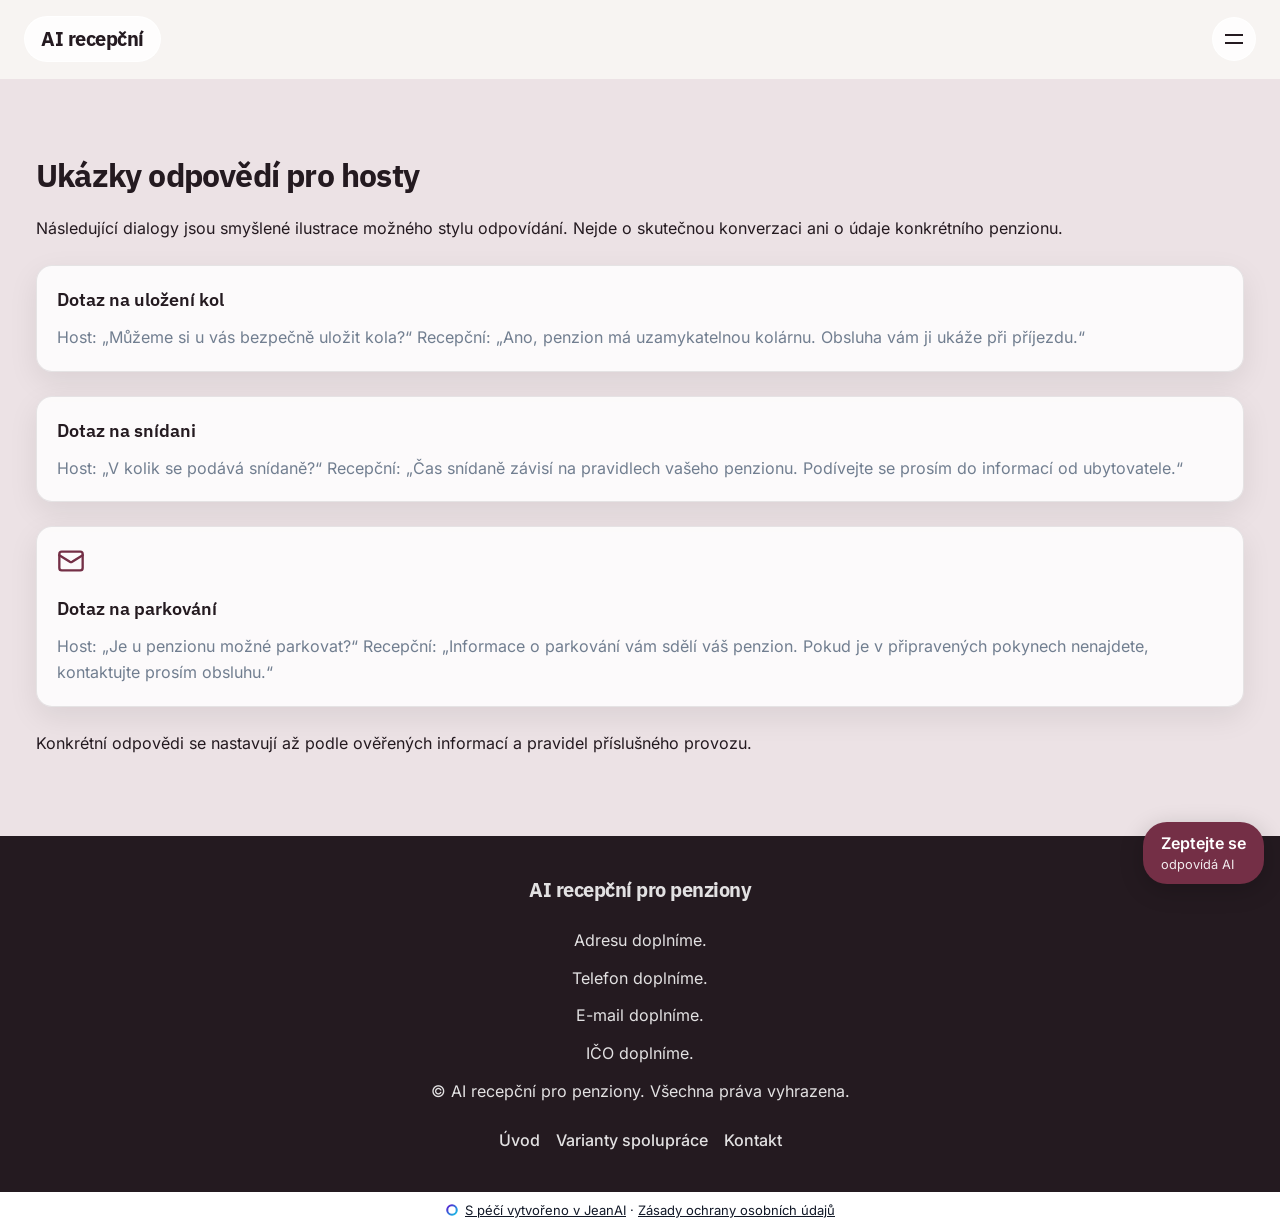
<file: ilustracni-konverzace.html>
<!DOCTYPE html>
<html lang="cs">
  <head>
    <meta charset="UTF-8" />
    <meta name="viewport" content="width=device-width, initial-scale=1.0" />
    <meta name="description" content="AI recepční odpovídá hostům penzionů na běžné dotazy podle podkladů a pravidel, které má provozovatel pod kontrolou." />
    <meta property="og:title" content="Ilustrační konverzace" />
    <meta property="og:description" content="AI recepční odpovídá hostům penzionů na běžné dotazy podle podkladů a pravidel, které má provozovatel pod kontrolou." />
    <meta property="og:type" content="website" />
    <meta property="og:locale" content="cs" />
    <meta property="og:url" content="https://ai-recepcni-pro-penziony.jeanai-site.cz/ilustracni-konverzace.html" />
    <meta property="og:image" content="https://ai-recepcni-pro-penziony.jeanai-site.cz/og-image.jpg" />
    <meta name="twitter:card" content="summary_large_image" />
    <meta name="twitter:title" content="Ilustrační konverzace" />
    <meta name="twitter:description" content="AI recepční odpovídá hostům penzionů na běžné dotazy podle podkladů a pravidel, které má provozovatel pod kontrolou." />
    <meta name="twitter:image" content="https://ai-recepcni-pro-penziony.jeanai-site.cz/og-image.jpg" />
    <link rel="canonical" href="https://ai-recepcni-pro-penziony.jeanai-site.cz/ilustracni-konverzace.html" />
    <script type="application/ld+json">{"@context":"https://schema.org","@graph":[{"@type":"Organization","name":"AI recepční pro penziony","url":"https://ai-recepcni-pro-penziony.jeanai-site.cz"}]}</script>
    <title>Ilustrační konverzace</title>
    <link rel="stylesheet" href="/assets/utilities.css" />
    <link rel="stylesheet" href="/styles.css" />
  </head>
  <body>
    <div class="jean-site-shell" data-jean-motion="off" style="min-height:100vh;display:flex;flex-direction:column">
    <header data-jean-burger="{&quot;panelCss&quot;:&quot;background:#F7F4F2;border-color:color-mix(in srgb, #241A20 10%, transparent)&quot;,&quot;linkCss&quot;:&quot;color:#241A20&quot;,&quot;links&quot;:[{&quot;href&quot;:&quot;/ilustracni-konverzace.html&quot;,&quot;label&quot;:&quot;Ilustrační konverzace&quot;},{&quot;href&quot;:&quot;/#section_pomoc_v_provozu&quot;,&quot;label&quot;:&quot;Pomoc v provozu&quot;},{&quot;href&quot;:&quot;/#section_od_domluvy_k_nasazeni&quot;,&quot;label&quot;:&quot;Postup spolupráce&quot;},{&quot;href&quot;:&quot;/#section_varianty&quot;,&quot;label&quot;:&quot;Varianty&quot;},{&quot;href&quot;:&quot;/kontakt.html#section_contact&quot;,&quot;label&quot;:&quot;Kontakt&quot;},{&quot;href&quot;:&quot;/pomoc-v-kazdodennim-provozu.html&quot;,&quot;label&quot;:&quot;Pomoc v každodenním provozu&quot;},{&quot;href&quot;:&quot;/od-domluvy-k-nasazeni.html&quot;,&quot;label&quot;:&quot;Od domluvy k nasazení&quot;},{&quot;href&quot;:&quot;/varianty-spoluprace.html&quot;,&quot;label&quot;:&quot;Varianty spolupráce&quot;}],&quot;cta&quot;:null,&quot;mobileOnly&quot;:false}" class="sticky top-0 z-50" data-jean-header-look="blend" data-jean-header-intro="section_dialogues" style="background-color:rgba(255,255,255,0.85);backdrop-filter:blur(12px);-webkit-backdrop-filter:blur(12px);border-bottom:1px solid rgba(255,255,255,0.80)" id="section_header" data-section-id="section_header" data-section-type="header">
      <div class="max-w-7xl mx-auto px-6 py-4 flex items-center justify-between gap-4">
        <span class="inline-flex items-center gap-3 px-4 py-2 rounded-full" style="background-color:rgba(255,255,255,0.82);backdrop-filter:blur(10px);-webkit-backdrop-filter:blur(10px);border:1px solid rgba(255,255,255,0.75)">
          <span class="text-xl tracking-tight flex-shrink-0" data-block-id="block_brand" data-block-type="text.heading" style="color:var(--color-text);font-family:var(--font-heading);font-weight:700">AI recepční</span>
        </span>
        <button type="button" aria-expanded="false" aria-label="Menu" class="inline-flex flex-col justify-center items-center gap-1.5 w-11 h-11 rounded-full cursor-pointer" style="background-color:rgba(255,255,255,0.82);backdrop-filter:blur(10px);-webkit-backdrop-filter:blur(10px);border:1px solid rgba(255,255,255,0.75)">
          <span style="width:18px;height:2px;background-color:var(--color-text);display:block;transition:transform .2s;transform:none"></span>
          <span style="width:18px;height:2px;background-color:var(--color-text);display:block;transition:transform .2s;transform:none"></span>
        </button>
      </div>
      
    </header>
    <div id="section_dialogues" class="jean-motion-layer" data-jean-reveal="true" data-section-id="section_dialogues" data-section-type="content_group">
    <section class="py-16 lg:py-20 jean-section-shell" style="background-color:var(--color-surface-strong)">
      <div class="jean-rhythm-wide mx-auto px-6 flex flex-col gap-6">
        <div><h2 data-block-id="block_dialogues_page_heading" data-block-type="text.heading" style="font-size:2rem;font-weight:700;color:var(--color-text)">Ukázky odpovědí pro hosty</h2></div>
        <div><p data-block-id="block_dialogues_page_intro" data-block-type="text.paragraph" style="color:var(--color-text);line-height:1.6;font-weight:400">Následující dialogy jsou smyšlené ilustrace možného stylu odpovídání. Nejde o skutečnou konverzaci ani o údaje konkrétního penzionu.</p></div>
        <div><div data-block-id="block_dialogue_arrival" data-block-type="card" class="jean-card-face jean-card-corner" style="padding:1.25rem;color:var(--color-text);display:grid;gap:.75rem"><h3 style="font-size:1.125rem;font-weight:600;margin:0;color:var(--color-text)">Dotaz na uložení kol</h3><p style="margin:0;color:var(--color-muted);opacity:1;line-height:1.6">Host: „Můžeme si u vás bezpečně uložit kola?“ Recepční: „Ano, penzion má uzamykatelnou kolárnu. Obsluha vám ji ukáže při příjezdu.“</p></div></div>
        <div><div data-block-id="block_dialogue_breakfast" data-block-type="card" class="jean-card-face jean-card-corner" style="padding:1.25rem;color:var(--color-text);display:grid;gap:.75rem"><h3 style="font-size:1.125rem;font-weight:600;margin:0;color:var(--color-text)">Dotaz na snídani</h3><p style="margin:0;color:var(--color-muted);opacity:1;line-height:1.6">Host: „V kolik se podává snídaně?“ Recepční: „Čas snídaně závisí na pravidlech vašeho penzionu. Podívejte se prosím do informací od ubytovatele.“</p></div></div>
        <div><div data-block-id="block_dialogue_parking" data-block-type="card" class="jean-card-face jean-card-corner" style="padding:1.25rem;color:var(--color-text);display:grid;gap:.75rem"><div style="margin-bottom:.5rem;color:var(--color-primary)"><svg xmlns="http://www.w3.org/2000/svg" class="lucide lucide-mail" width="28" height="28" viewBox="0 0 24 24" fill="none" stroke="currentColor" stroke-width="2" stroke-linecap="round" stroke-linejoin="round" aria-hidden="true"><path d="m22 7-8.991 5.727a2 2 0 0 1-2.009 0L2 7" /> <rect x="2" y="4" width="20" height="16" rx="2" /></svg></div><h3 style="font-size:1.125rem;font-weight:600;margin:0;color:var(--color-text)">Dotaz na parkování</h3><p style="margin:0;color:var(--color-muted);opacity:1;line-height:1.6">Host: „Je u penzionu možné parkovat?“ Recepční: „Informace o parkování vám sdělí váš penzion. Pokud je v připravených pokynech nenajdete, kontaktujte prosím obsluhu.“</p></div></div>
        <div><p data-block-id="block_dialogues_note" data-block-type="text.paragraph" style="color:var(--color-text);line-height:1.6;font-weight:400">Konkrétní odpovědi se nastavují až podle ověřených informací a pravidel příslušného provozu.</p></div>
      </div>
    </section>
    </div>
    <footer class="py-10 mt-auto" style="background-color:#241A20;color:rgba(255,255,255,0.87);--color-text:rgba(255,255,255,0.87);--color-heading:#ffffff;--color-muted:rgba(255,255,255,0.64);--color-surface:rgba(255,255,255,0.08);--color-surface-tint:rgba(255,255,255,0.1);--color-surface-strong:rgba(255,255,255,0.14);--color-card:rgba(255,255,255,0.08);--color-card-strong:rgba(255,255,255,0.12);--color-line:rgba(255,255,255,0.14);--color-line-strong:rgba(255,255,255,0.24);--color-nav:rgba(255,255,255,0.08);--color-nav-border:rgba(255,255,255,0.16);--color-image-placeholder:rgba(255,255,255,0.08)" id="section_footer" data-section-id="section_footer" data-section-type="footer">
      <div class="max-w-7xl mx-auto px-6 flex flex-col gap-6">
        <div class="text-center"><span class="text-xl font-bold tracking-tight" data-block-id="block_footer_brand" data-block-type="text.heading" style="color:var(--color-text);font-family:var(--font-heading)">AI recepční pro penziony</span></div>
        <div class="text-center max-w-3xl mx-auto flex flex-col gap-3"><div><p data-block-id="block_footer_address" data-block-type="text.paragraph" style="color:var(--color-text);line-height:1.6;font-weight:400">Adresu doplníme.</p></div>
          <div><p data-block-id="block_footer_phone" data-block-type="text.paragraph" style="color:var(--color-text);line-height:1.6;font-weight:400">Telefon doplníme.</p></div>
          <div><p data-block-id="block_footer_email" data-block-type="text.paragraph" style="color:var(--color-text);line-height:1.6;font-weight:400">E-mail doplníme.</p></div>
          <div><p data-block-id="block_footer_ico" data-block-type="text.paragraph" style="color:var(--color-text);line-height:1.6;font-weight:400">IČO doplníme.</p></div>
          <div><p data-block-id="block_footer_copyright" data-block-type="text.paragraph" style="color:var(--color-text);line-height:1.6;font-weight:400">© AI recepční pro penziony. Všechna práva vyhrazena.</p></div></div>
        <div class="flex flex-col items-center gap-3"><div><nav data-block-id="block_footer_links" data-block-type="nav_links" style="display:flex;flex-wrap:wrap;justify-content:center;gap:1rem"><a href="/#section_hero" style="color:var(--color-text);font-weight:500">Úvod</a><a href="/#section_varianty" style="color:var(--color-text);font-weight:500">Varianty spolupráce</a><a href="/kontakt.html#section_contact" style="color:var(--color-text);font-weight:500">Kontakt</a></nav></div></div>
        
        
      </div>
    </footer><div data-jean-identification="1" aria-label="Údaje o provozovateli" style="background:#FFFFFF!important;color:#111827!important;font-family:var(--font-body, ui-sans-serif), system-ui, -apple-system, sans-serif;font-size:13px!important;line-height:1.6!important;padding:8px 16px;text-align:center;word-break:break-word;display:block!important;visibility:visible!important;opacity:1!important;position:static!important;height:auto!important;max-height:none!important;overflow:visible!important;clip-path:none!important;transform:none!important;content-visibility:visible!important"><span style="display:block!important;visibility:visible!important;opacity:1!important;color:inherit!important;font-size:13px!important;line-height:1.6!important;position:static!important;height:auto!important;max-height:none!important;overflow:visible!important;clip-path:none!important;transform:none!important;text-indent:0!important;letter-spacing:normal!important;word-spacing:normal!important;content-visibility:visible!important"><a href="https://jeanai.cz" rel="noopener" style="display:inline!important;text-decoration:underline;visibility:visible!important;opacity:1!important;color:inherit!important;font-size:13px!important;line-height:1.6!important;position:static!important;height:auto!important;max-height:none!important;overflow:visible!important;clip-path:none!important;transform:none!important;text-indent:0!important;letter-spacing:normal!important;word-spacing:normal!important;content-visibility:visible!important"><svg aria-hidden="true" focusable="false" width="14" height="14" viewBox="0 0 128 128" style="display:inline-block!important;visibility:visible!important;opacity:1!important;width:14px!important;height:14px!important;vertical-align:-2px;margin-right:6px"><defs><linearGradient id="jean-mark-ring" x1="0" y1="0" x2="1" y2="1"><stop offset="0" stop-color="#5814cf"/><stop offset="1" stop-color="#12c9e6"/></linearGradient></defs><circle cx="64" cy="64" r="43.5" fill="none" stroke="url(#jean-mark-ring)" stroke-width="19"/></svg>S péčí vytvořeno v JeanAI</a> · <a href="/soukromi.html" style="display:inline!important;text-decoration:underline;visibility:visible!important;opacity:1!important;color:inherit!important;font-size:13px!important;line-height:1.6!important;position:static!important;height:auto!important;max-height:none!important;overflow:visible!important;clip-path:none!important;transform:none!important;text-indent:0!important;letter-spacing:normal!important;word-spacing:normal!important;content-visibility:visible!important">Zásady ochrany osobních údajů</a></span></div>
    </div>
    <script>
(function () {
  "use strict";

  function styled(tag, css) {
    var el = document.createElement(tag);
    el.style.cssText = css;
    return el;
  }

  // ── gallery lightbox — parity with the React modal, clicks only ──
  var galleries = document.querySelectorAll('[data-jean-lightbox]');
  for (var g = 0; g < galleries.length; g += 1) (function (sectionEl) {
    var figures = sectionEl.querySelectorAll('figure');
    var managedMount = sectionEl.getAttribute('data-jean-lightbox') === 'managed';
    if (figures.length === 0 && !managedMount) return;
    var items = [];
    for (var i = 0; i < figures.length; i += 1) {
      var img = figures[i].querySelector('img');
      items.push({
        src: img ? (img.getAttribute('data-jean-full') || img.getAttribute('src') || '') : '',
        alt: img ? (img.getAttribute('alt') || '') : '',
      });
    }

    var idx = -1;
    var overlay = null;
    var imgEl = null;
    var counterEl = null;

    function close() {
      if (overlay && overlay.parentNode) overlay.parentNode.removeChild(overlay);
      overlay = null;
      idx = -1;
    }
    function show(next) {
      idx = Math.max(0, Math.min(items.length - 1, next));
      imgEl.src = items[idx].src;
      imgEl.alt = items[idx].alt;
      counterEl.textContent = (idx + 1) + ' / ' + items.length;
    }
    function navButton(placementCss, text, onClick) {
      var btn = styled('button', 'position:absolute;' + placementCss + ';padding:0.75rem;border-radius:9999px;background:rgba(255,255,255,0.15);color:#fff;border:none;cursor:pointer');
      btn.type = 'button';
      btn.textContent = text;
      btn.addEventListener('click', function (e) { e.stopPropagation(); onClick(); });
      return btn;
    }
    function open(start) {
      overlay = styled('div', 'position:fixed;inset:0;z-index:100;display:flex;align-items:center;justify-content:center;background:rgba(0,0,0,0.92)');
      overlay.addEventListener('click', close);
      var wrap = styled('div', 'position:relative');
      wrap.addEventListener('click', function (e) { e.stopPropagation(); });
      imgEl = styled('img', 'max-height:85vh;max-width:90vw;border-radius:0.75rem;object-fit:contain;box-shadow:0 25px 50px rgba(0,0,0,0.5)');
      wrap.appendChild(imgEl);
      counterEl = styled('div', 'position:absolute;bottom:1rem;left:50%;transform:translateX(-50%);font-size:0.875rem;color:rgba(255,255,255,0.7)');
      overlay.appendChild(wrap);
      overlay.appendChild(navButton('left:1rem;top:50%;transform:translateY(-50%);font-size:1.5rem', '\u2190', function () { show(idx - 1); }));
      overlay.appendChild(navButton('right:1rem;top:50%;transform:translateY(-50%);font-size:1.5rem', '\u2192', function () { show(idx + 1); }));
      overlay.appendChild(navButton('top:1rem;right:1rem;font-size:1.2rem;line-height:1', '\u00d7', close));
      overlay.appendChild(counterEl);
      document.body.appendChild(overlay);
      show(start);
    }

    // 8z56 W-2a — a MANAGED gallery's figures are its collection's, and the
    // live refresh replaces them after this runs: one delegate on the section,
    // the list read at the click, and a placeholder panel never opens.
    if (managedMount) {
      sectionEl.addEventListener('click', function (e) {
        var fig = e && e.target && e.target.closest ? e.target.closest('figure') : null;
        if (!fig || fig.closest('[data-jean-placeholder]')) return;
        var live = sectionEl.querySelectorAll('figure');
        var at = -1;
        items = [];
        for (var k = 0; k < live.length; k += 1) {
          if (live[k].closest('[data-jean-placeholder]')) continue;
          if (live[k] === fig) at = items.length;
          var liveImg = live[k].querySelector('img');
          items.push({
            src: liveImg ? (liveImg.getAttribute('data-jean-full') || liveImg.getAttribute('src') || '') : '',
            alt: liveImg ? (liveImg.getAttribute('alt') || '') : '',
          });
        }
        if (at >= 0) open(at);
      });
      return;
    }

    for (var f = 0; f < figures.length; f += 1) (function (fi) {
      figures[fi].addEventListener('click', function () { open(fi); });
    })(f);
  })(galleries[g]);

  // ── a picture that opens (8z46 QL-24a) ──
  // Bound to img[data-jean-image-open], which the renderer stamps on a picture
  // whose block or site says it opens. Never in the editor's canvas: the
  // overlay's own script is on that page (script[data-jean-overlay]) and a
  // click there selects the block, so the click is left to it.
  //
  // From the keyboard too (8z46 leftover, 8z50 run): the picture is in the Tab
  // order and opens on Enter or Space; the dialog takes the focus on its close
  // button and keeps Tab inside; closing it, any way, gives the focus back to
  // the picture that opened it. The canvas is asked at the moment of the key,
  // as at the click: its overlay script comes after this one on the page.
  var openables = document.querySelectorAll('img[data-jean-image-open]');
  if (openables.length > 0) (function () {
    var box = null;
    var boxImg = null;
    var boxCaption = null;
    var boxCounter = null;
    var boxClose = null;
    var opener = null;
    var group = [];
    var at = -1;

    function inEditorCanvas() {
      return typeof document.querySelector === 'function' && Boolean(document.querySelector('script[data-jean-overlay]'));
    }
    function sameSection(img) {
      var root = typeof img.closest === 'function' ? img.closest('[data-section-id]') : null;
      if (!root) return [img];
      var list = root.querySelectorAll('img[data-jean-image-open]');
      var out = [];
      for (var i = 0; i < list.length; i += 1) out.push(list[i]);
      return out.length ? out : [img];
    }
    function paint() {
      var img = group[at];
      boxImg.src = img.getAttribute('data-jean-full') || img.getAttribute('src') || '';
      boxImg.alt = img.getAttribute('alt') || '';
      boxCaption.textContent = boxImg.alt;
      boxCaption.style.display = boxImg.alt ? 'block' : 'none';
      if (boxCounter) boxCounter.textContent = (at + 1) + ' / ' + group.length;
    }
    function step(delta) {
      if (group.length < 2) return;
      at = (at + delta + group.length) % group.length;
      paint();
    }
    function inside(el) {
      for (var x = el; x; x = x.parentNode) if (x === box) return true;
      return false;
    }
    function keepTabInside(e) {
      var buttons = box.querySelectorAll('button');
      if (!buttons.length) return;
      var first = buttons[0];
      var last = buttons[buttons.length - 1];
      var active = document.activeElement;
      if (e.shiftKey ? (active === first || !inside(active)) : (active === last || !inside(active))) {
        if (typeof e.preventDefault === 'function') e.preventDefault();
        (e.shiftKey ? last : first).focus();
      }
    }
    function onKey(e) {
      if (!box) return;
      if (e.key === 'Escape') shut();
      else if (e.key === 'ArrowRight') step(1);
      else if (e.key === 'ArrowLeft') step(-1);
      else if (e.key === 'Tab') keepTabInside(e);
    }
    function shut() {
      if (box && box.parentNode) box.parentNode.removeChild(box);
      box = null;
      boxClose = null;
      at = -1;
      if (typeof document.removeEventListener === 'function') document.removeEventListener('keydown', onKey);
      var back = opener;
      opener = null;
      if (back && typeof back.focus === 'function') back.focus();
    }
    function control(placementCss, text, onClick) {
      var btn = styled('button', 'position:absolute;' + placementCss + ';padding:0.75rem;border-radius:9999px;background:rgba(255,255,255,0.15);color:#fff;border:none;cursor:pointer');
      btn.type = 'button';
      btn.textContent = text;
      btn.addEventListener('click', function (e) { e.stopPropagation(); onClick(); });
      return btn;
    }
    function open(img) {
      opener = img;
      group = sameSection(img);
      at = Math.max(0, group.indexOf(img));
      box = styled('div', 'position:fixed;inset:0;z-index:101;display:flex;flex-direction:column;align-items:center;justify-content:center;gap:1rem;padding:1.5rem;background:rgba(0,0,0,0.9);cursor:zoom-out');
      box.setAttribute('role', 'dialog');
      box.setAttribute('aria-modal', 'true');
      box.addEventListener('click', shut);
      boxImg = styled('img', 'max-height:80vh;max-width:92vw;border-radius:0.75rem;object-fit:contain;box-shadow:0 25px 50px rgba(0,0,0,0.5);cursor:default');
      boxImg.addEventListener('click', function (e) { e.stopPropagation(); });
      boxCaption = styled('p', 'margin:0;max-width:60rem;text-align:center;color:#fff;font-size:0.95rem;line-height:1.5');
      box.appendChild(boxImg);
      box.appendChild(boxCaption);
      boxCounter = null;
      if (group.length > 1) {
        boxCounter = styled('div', 'font-size:0.875rem;color:rgba(255,255,255,0.7)');
        box.appendChild(boxCounter);
        box.appendChild(control('left:1rem;top:50%;transform:translateY(-50%);font-size:1.5rem', '\u2190', function () { step(-1); }));
        box.appendChild(control('right:1rem;top:50%;transform:translateY(-50%);font-size:1.5rem', '\u2192', function () { step(1); }));
      }
      boxClose = control('top:1rem;right:1rem;font-size:1.2rem;line-height:1', '\u00d7', shut);
      box.appendChild(boxClose);
      document.body.appendChild(box);
      if (typeof document.addEventListener === 'function') document.addEventListener('keydown', onKey);
      paint();
      if (typeof boxClose.focus === 'function') boxClose.focus();
    }
    for (var o = 0; o < openables.length; o += 1) (function (img) {
      if (img.getAttribute('tabindex') === null) img.setAttribute('tabindex', '0');
      img.setAttribute('role', 'button');
      img.addEventListener('click', function (e) {
        if (inEditorCanvas()) return;
        if (e && e.defaultPrevented) return;
        open(img);
      });
      // Enter opens on the press, Space on the release, as a button does: the
      // focus moves onto the close button when it opens, and a Space released
      // there would click it shut again. A held Enter opens once (its repeats
      // would press the close button, then the picture, in turn), and Space
      // opens only on the release of a press that began on this picture.
      var spacePressed = false;
      img.addEventListener('keydown', function (e) {
        if (box || inEditorCanvas()) return;
        if (e.key !== 'Enter' && e.key !== ' ') return;
        if (typeof e.preventDefault === 'function') e.preventDefault();
        if (e.repeat) return;
        if (e.key === 'Enter') open(img);
        else spacePressed = true;
      });
      img.addEventListener('keyup', function (e) {
        if (e.key !== ' ') return;
        var pressedHere = spacePressed;
        spacePressed = false;
        if (!pressedHere || box || inEditorCanvas()) return;
        if (typeof e.preventDefault === 'function') e.preventDefault();
        open(img);
      });
    })(openables[o]);
  })();

  // ── paged menu — the pager the mount render froze on page one ──
  var menus = document.querySelectorAll('[data-jean-menu-paged]');
  for (var m = 0; m < menus.length; m += 1) (function (sectionEl) {
    var pages = sectionEl.querySelectorAll('[data-jean-menu-page]');
    if (pages.length === 0) return;

    var prev = null;
    var next = null;
    var nums = [];
    var buttons = sectionEl.querySelectorAll('button');
    for (var i = 0; i < buttons.length; i += 1) {
      var label = (buttons[i].textContent || '').trim();
      if (label === '\u2190') prev = buttons[i];
      else if (label === '\u2192') next = buttons[i];
      else if (/^[0-9]+$/.test(label)) nums.push(buttons[i]);
    }
    var counter = null;
    var divs = sectionEl.querySelectorAll('div');
    for (var d = 0; d < divs.length; d += 1) {
      if (/^[0-9]+ \/ [0-9]+$/.test((divs[d].textContent || '').trim()) && !divs[d].querySelector('div')) {
        counter = divs[d];
        break;
      }
    }

    var current = 0;
    for (var p0 = 0; p0 < pages.length; p0 += 1) {
      if (pages[p0].style.display !== 'none') { current = p0; break; }
    }

    function setPage(n) {
      current = Math.max(0, Math.min(pages.length - 1, n));
      for (var p = 0; p < pages.length; p += 1) {
        pages[p].style.display = p === current ? 'block' : 'none';
      }
      if (counter) counter.textContent = (current + 1) + ' / ' + pages.length;
      if (prev) { prev.disabled = current === 0; prev.style.opacity = current === 0 ? '0.5' : '1'; }
      if (next) { next.disabled = current === pages.length - 1; next.style.opacity = current === pages.length - 1 ? '0.5' : '1'; }
      for (var b = 0; b < nums.length; b += 1) {
        var active = b === current;
        nums[b].style.border = active ? '1px solid var(--color-primary)' : '1px solid var(--color-line)';
        nums[b].style.backgroundColor = active ? 'color-mix(in srgb, var(--color-primary) 12%, white)' : 'var(--color-surface)';
        nums[b].style.color = active ? 'var(--color-primary)' : 'var(--color-text)';
      }
    }

    if (prev) prev.addEventListener('click', function () { setPage(current - 1); });
    if (next) next.addEventListener('click', function () { setPage(current + 1); });
    for (var nb = 0; nb < nums.length; nb += 1) (function (k) {
      nums[k].addEventListener('click', function () { setPage(k); });
    })(nb);
  })(menus[m]);

  // ── burger header — the drawer the mount render never painted ──
  //
  // DELEGATED from the document on purpose (8z52 QC-4), rather than bound to
  // the buttons this script finds at load. The editor's canvas swaps a changed
  // section's markup in place (canvasMorph.ts), and a listener left on the
  // button that was there at load sits on a node the page no longer holds: the
  // drawer opened once and then never again, so a header carrying
  // data-jean-burger — which is every header with a link or a CTA — had to
  // remount the whole canvas document for every edit to its text. A delegate
  // reads the header out of the event, so a header swapped in an hour later
  // behaves exactly like the one that loaded, and nobody has to re-initialise
  // anything for it.
  //
  // Which costs a rule: NO STATE IN A CLOSURE, because a closure describes the
  // header that was. The state is the DOM. Whether the drawer is open is the
  // button's aria-expanded — the attribute a screen reader is told anyway —
  // and the panel is the element carrying jean-burger-panel, built on open
  // and removed on close. A swapped header arrives with neither, and that is
  // the honest answer: the markup the renderer writes has the drawer shut.
  //
  // NOTE: no backticks anywhere below. The whole script is a JS template
  // literal, and a backtick in a COMMENT closes it — the error lands on a line
  // that looks fine.
  function burgerPanelOf(headerEl) {
    return headerEl.querySelector('.jean-burger-panel');
  }

  function buildBurgerPanel(data) {
    // Two shapes, because the two headers are two compositions. An overlay
    // header's drawer IS its navigation at every width, so it stays the
    // floating rounded card. The other three keep their nav on the desktop
    // and only borrow this below the md breakpoint, so their panel is a
    // full-width sheet under the bar — and it carries the md:hidden class, or
    // a reader who opens it on a phone and then widens the window is left
    // with a panel duplicating the nav bar above it.
    //
    // RESOLVED colours from the drawer data, never var(--color-*): this panel
    // hangs INSIDE the header, and a header on a dark ground scopes its own
    // --color-text / --color-line overrides to that element while leaving
    // --color-bg alone. A panel reading those tokens paints the page's white
    // background under the header's white text — invisible. Measured live.
    var face = data.panelCss || 'background:#FFFFFF;border-color:rgba(15,23,42,0.12)';
    var inkCss = data.linkCss || 'color:#0F172A';
    var panel = data.mobileOnly
      ? styled('div', 'padding:0 1.5rem 1.25rem;border-top-width:1px;border-top-style:solid;' + face)
      : styled('div', 'margin:0 1.5rem;border-radius:1rem;padding:2rem;border-width:1px;border-style:solid;box-shadow:0 24px 60px rgba(0,0,0,0.18);' + face);
    // jean-burger-panel is how the delegate finds an open drawer again; it is
    // a class and not a data-jean-* name on purpose, so it stays out of the
    // swap decision canvasMorph.ts makes from those names.
    panel.className = data.mobileOnly ? 'jean-burger-panel md:hidden' : 'jean-burger-panel';
    var nav = styled('nav', 'display:flex;flex-direction:column;gap:1rem');
    var links = Array.isArray(data.links) ? data.links : [];
    for (var i = 0; i < links.length; i += 1) {
      var a = styled('a', 'font-size:1.125rem;font-weight:500;text-decoration:none;' + inkCss);
      a.href = links[i].href || '#';
      a.textContent = links[i].label || 'Link';
      nav.appendChild(a);
    }
    panel.appendChild(nav);
    if (data.cta && data.cta.label) {
      var cta = styled('a', 'display:inline-flex;align-items:center;padding:0.625rem 1.5rem;margin-top:1.5rem;font-size:0.875rem;font-weight:600;text-decoration:none;' + (data.cta.css || ''));
      cta.href = data.cta.href || '#';
      cta.textContent = data.cta.label;
      panel.appendChild(cta);
    }
    return panel;
  }

  function paintBurgerButton(btn, open) {
    btn.setAttribute('aria-expanded', open ? 'true' : 'false');
    // TWO bars on the overlay burger, THREE on the others — and the middle
    // one has to go, or the X keeps a stroke through its centre. Written off
    // the actual count rather than a layout flag, so a burger that grows or
    // loses a bar animates correctly without this knowing which it was.
    var spans = btn.querySelectorAll('span');
    if (spans.length >= 3) {
      spans[0].style.transform = open ? 'translateY(9px) rotate(45deg)' : 'none';
      spans[1].style.opacity = open ? '0' : '1';
      spans[2].style.transform = open ? 'translateY(-9px) rotate(-45deg)' : 'none';
    } else if (spans.length === 2) {
      spans[0].style.transform = open ? 'translateY(4px) rotate(45deg)' : 'none';
      spans[1].style.transform = open ? 'translateY(-4px) rotate(-45deg)' : 'none';
    }
  }

  function shutBurger(headerEl) {
    var panel = burgerPanelOf(headerEl);
    if (panel && panel.parentNode) panel.parentNode.removeChild(panel);
    var btn = headerEl.querySelector('button[aria-label="Menu"]');
    if (btn) paintBurgerButton(btn, false);
  }

  function toggleBurger(headerEl, btn) {
    if (burgerPanelOf(headerEl)) { shutBurger(headerEl); return; }
    var data;
    try { data = JSON.parse(headerEl.getAttribute('data-jean-burger') || '{}'); } catch (err) { return; }
    headerEl.appendChild(buildBurgerPanel(data));
    paintBurgerButton(btn, true);
  }

  if (typeof document.addEventListener === 'function') {
    document.addEventListener('click', function (ev) {
      var target = ev && ev.target;
      if (!target || typeof target.closest !== 'function') return;
      var btn = target.closest('button[aria-label="Menu"]');
      var headerEl = (btn || target).closest('[data-jean-burger]');
      // A burger button in a header with no drawer data has nothing to open —
      // the renderer drops the attribute when the drawer would be empty.
      if (!headerEl) return;
      if (btn) { toggleBurger(headerEl, btn); return; }
      // A link inside the open drawer: the browser follows it, and the drawer
      // that covered the page goes with it — the close the per-link listener
      // used to do, now without a listener per link.
      var link = target.closest('a');
      if (link && link.closest('.jean-burger-panel')) shutBurger(headerEl);
    });
  }

  // ── click-to-load video (SF-1b) — the iframe is CREATED, never rendered ──
  //
  // The page ships a placeholder that is a link to the video's own page, so a
  // reader with no JavaScript still gets the video. With JavaScript, the click
  // is intercepted and the embed is built here instead — which is the only
  // moment a visitor's browser talks to YouTube or Vimeo, and it happens
  // because they asked. autoplay=1 is added so the click that replaced the
  // poster also starts the video: one click, not two. (No backticks in this
  // literal - one ends it, which is what the header two hundred lines up says.)
  var videos = document.querySelectorAll('[data-jean-video]');
  for (var vi = 0; vi < videos.length; vi += 1) (function (holder) {
    var trigger = holder.querySelector('[data-jean-video-play]');
    if (!trigger) return;
    trigger.addEventListener('click', function (ev) {
      var src = holder.getAttribute('data-jean-video');
      // No embed URL means the link is the only answer there is — let it open.
      if (!src) return;
      // The placeholder IS an <a href> to the video's own page, so the browser
      // gestures for „open this elsewhere" must keep working: a modifier click
      // or a middle click follows the link instead of being swallowed into an
      // autoplaying iframe in place (review of #1436).
      if (ev.metaKey || ev.ctrlKey || ev.shiftKey || ev.altKey) return;
      if (typeof ev.button === 'number' && ev.button !== 0) return;
      ev.preventDefault();
      var frame = document.createElement('iframe');
      frame.setAttribute('src', src + (src.indexOf('?') === -1 ? '?' : '&') + 'autoplay=1');
      frame.setAttribute('allow', 'accelerometer; autoplay; encrypted-media; gyroscope; picture-in-picture; fullscreen');
      frame.setAttribute('allowfullscreen', '');
      frame.setAttribute('title', trigger.getAttribute('aria-label') || 'Video');
      frame.style.cssText = 'position:absolute;inset:0;width:100%;height:100%;border:0';
      holder.textContent = '';
      holder.appendChild(frame);
    });
  })(videos[vi]);
})();
</script>
    <script>
(function () {
  var headers = document.querySelectorAll('header[data-jean-header-look="blend"]');
  if (!headers.length) return;
  var limits = [];
  var frame = 0;
  function introOf(header) {
    var id = header.getAttribute('data-jean-header-intro');
    if (!id) return null;
    var shells = document.querySelectorAll('[data-section-id]');
    for (var i = 0; i < shells.length; i += 1) {
      if (shells[i].getAttribute('data-section-id') === id) return shells[i];
    }
    return null;
  }
  function measure() {
    var top = window.pageYOffset || document.documentElement.scrollTop || 0;
    for (var i = 0; i < headers.length; i += 1) {
      var intro = introOf(headers[i]);
      var bottom = intro ? intro.getBoundingClientRect().bottom + top : 0;
      limits[i] = Math.max(1, bottom - headers[i].offsetHeight);
    }
  }
  function update() {
    frame = 0;
    var y = window.pageYOffset || document.documentElement.scrollTop || 0;
    for (var i = 0; i < headers.length; i += 1) {
      var painted = y >= limits[i];
      if (painted === headers[i].hasAttribute('data-jean-header-painted')) continue;
      if (painted) headers[i].setAttribute('data-jean-header-painted', 'true');
      else headers[i].removeAttribute('data-jean-header-painted');
    }
  }
  function remeasure() { measure(); update(); }
  remeasure();
  window.addEventListener('scroll', function () {
    if (!frame) frame = window.requestAnimationFrame(update);
  }, { passive: true });
  window.addEventListener('resize', remeasure);
  window.addEventListener('load', remeasure);
  if (document.fonts && document.fonts.ready) document.fonts.ready.then(remeasure);
  if (typeof window.ResizeObserver === 'function') {
    var watcher = new window.ResizeObserver(remeasure);
    for (var j = 0; j < headers.length; j += 1) {
      var shell = introOf(headers[j]);
      if (shell) watcher.observe(shell);
    }
  }
})();
</script>
<script>(function(){var n=navigator,d=document,e="https://jeanai.onrender.com/v1/public/sites/79900e7c-6b7e-4bf4-8d3b-d65f75664876/pv";if(n.webdriver)return;function s(){try{var u=new URL(location.href),q=u.searchParams,k=q.get("k"),b=JSON.stringify({p:u.pathname,k:k});window.fetch?fetch(e,{method:"POST",body:b,keepalive:!0,credentials:"omit"}).catch(Boolean):n.sendBeacon&&n.sendBeacon(e,b);if(k!==null){q.delete("k");history.replaceState(history.state,"",u.pathname+u.search+u.hash)}}catch(x){}}d.prerendering?d.addEventListener("prerenderingchange",s,{once:!0}):s()})()</script>
<style>#jean-reception{--jr-fill:var(--color-primary);--jr-on-fill:var(--color-on-primary);--jr-bg:var(--color-bg);--jr-text:var(--color-text);--jr-line:var(--color-line, currentColor);position:fixed;right:16px;bottom:16px;z-index:2147483000;font:inherit;line-height:1.4;max-width:calc(100vw - 32px)}#jean-reception.is-inline{position:static;max-width:none}#jean-reception *{box-sizing:border-box}#jean-reception .jean-reception-launcher{display:inline-flex;flex-direction:column;align-items:flex-start;gap:2px;padding:10px 18px;border:0;border-radius:var(--jean-radius,24px);background:var(--jr-fill);color:var(--jr-on-fill);font:inherit;cursor:pointer;box-shadow:0 6px 24px rgba(0,0,0,.2)}#jean-reception .jean-reception-launcher:focus-visible,#jean-reception button:focus-visible,#jean-reception textarea:focus-visible,#jean-reception a:focus-visible{outline:2px solid currentColor;outline-offset:2px}#jean-reception .jean-reception-label{font-weight:600}#jean-reception .jean-reception-ai{font-size:.8em;opacity:.9}#jean-reception .jean-reception-panel{position:absolute;right:0;bottom:calc(100% + 10px);width:min(360px,calc(100vw - 32px));max-height:min(70vh,560px);display:flex;flex-direction:column;background:var(--jr-bg);color:var(--jr-text);border:1px solid var(--jr-line);border-radius:var(--jean-radius,16px);box-shadow:0 18px 48px rgba(0,0,0,.25);overflow:hidden}#jean-reception.is-inline .jean-reception-panel{position:static;margin-top:10px}#jean-reception .jean-reception-panel[hidden],#jean-reception [hidden]{display:none}#jean-reception .jean-reception-head{display:flex;align-items:flex-start;justify-content:space-between;gap:12px;padding:12px 14px;background:var(--jr-fill);color:var(--jr-on-fill)}#jean-reception .jean-reception-title{margin:0;font-size:1em;font-weight:600}#jean-reception .jean-reception-head .jean-reception-ai{margin:2px 0 0}#jean-reception .jean-reception-head .jean-reception-privacy{color:inherit;text-decoration:underline;font-size:.8em;opacity:.9}#jean-reception .jean-reception-close{border:0;background:transparent;color:inherit;font:inherit;font-size:1.25em;line-height:1;cursor:pointer;padding:2px 6px}#jean-reception .jean-reception-contacts{margin:0;padding:8px 14px;font-size:.9em;border-bottom:1px solid var(--jr-line)}#jean-reception .jean-reception-contacts a,#jean-reception .jean-reception-handover a{color:inherit;text-decoration:underline}#jean-reception .jean-reception-log{list-style:none;margin:0;padding:12px 14px;overflow-y:auto;flex:1 1 auto;display:flex;flex-direction:column;gap:10px}#jean-reception .jean-reception-turn{margin:0;white-space:pre-wrap;overflow-wrap:anywhere}#jean-reception .jean-reception-turn.is-visitor{align-self:flex-end;max-width:85%;padding:8px 12px;border-radius:12px;background:var(--jr-fill);color:var(--jr-on-fill)}#jean-reception .jean-reception-who{display:block;font-size:.75em;opacity:.8}#jean-reception .jean-reception-status{margin:0;padding:0 14px 6px;font-size:.85em;min-height:1em}#jean-reception .jean-reception-form{display:flex;gap:8px;padding:10px 14px;border-top:1px solid var(--jr-line)}#jean-reception .jean-reception-input{flex:1 1 auto;min-width:0;resize:none;font:inherit;color:inherit;background:transparent;border:1px solid var(--jr-line);border-radius:10px;padding:8px 10px}#jean-reception .jean-reception-send{border:0;border-radius:10px;padding:8px 14px;background:var(--jr-fill);color:var(--jr-on-fill);font:inherit;font-weight:600;cursor:pointer}#jean-reception .jean-reception-handover{margin:0;padding:12px 14px;border-top:1px solid var(--jr-line)}#jean-reception .jean-reception-step{display:inline-block;margin-top:8px;border:1px solid var(--jr-line);border-radius:10px;padding:6px 12px;color:inherit;font-weight:600;text-decoration:none}#jean-reception .jean-reception-sr{position:absolute;width:1px;height:1px;overflow:hidden;clip:rect(0 0 0 0);white-space:nowrap}</style><div id="jean-reception" class="jean-reception" data-jean-capability="site_assistant" lang="cs"><button type="button" class="jean-reception-launcher" aria-expanded="false" aria-controls="jean-reception-panel"><span class="jean-reception-label">Zeptejte se</span><span class="jean-reception-ai">odpovídá AI</span></button><section id="jean-reception-panel" class="jean-reception-panel" role="dialog" aria-labelledby="jean-reception-title" tabindex="-1" hidden><div class="jean-reception-head"><div><h2 id="jean-reception-title" class="jean-reception-title">Zeptejte se</h2><p class="jean-reception-ai">odpovídá AI · <a class="jean-reception-privacy" href="/soukromi.html">Ochrana údajů</a></p></div><button type="button" class="jean-reception-close" aria-label="Zavřít">×</button></div><ol class="jean-reception-log" role="log" aria-live="polite"></ol><p class="jean-reception-status" role="status"></p><form class="jean-reception-form"><label class="jean-reception-sr" for="jean-reception-input">Váš dotaz</label><textarea id="jean-reception-input" class="jean-reception-input" name="message" rows="2" maxlength="600" placeholder="Napište dotaz…" required></textarea><button type="submit" class="jean-reception-send">Odeslat</button></form><p class="jean-reception-handover" hidden><a href="/kontakt.html#section_contact">Napište nám prosím přes kontaktní formulář.</a></p></section></div><script>(function receptionClient(cfg) {
  var d = document;
  var root = d.getElementById("jean-reception");
  if (!root || root.getAttribute("data-jean-bound")) return;
  root.setAttribute("data-jean-bound", "1");
  var place = d.querySelector('[data-jean-capability="site_assistant"]:not(#jean-reception)');
  if (place) { place.appendChild(root); root.className += " is-inline"; }
  var q = function (selector) { return root.querySelector(selector); };
  var launcher = q(".jean-reception-launcher");
  var panel = q(".jean-reception-panel");
  var log = q(".jean-reception-log");
  var form = q(".jean-reception-form");
  var input = q(".jean-reception-input");
  var status = q(".jean-reception-status");
  var handover = q(".jean-reception-handover");
  var state = { id: null, turns: [] };
  try {
    var kept = JSON.parse(window.sessionStorage.getItem(cfg.key) || "null");
    if (kept && Object.prototype.toString.call(kept.turns) === "[object Array]") state = { id: kept.id || null, turns: kept.turns };
  } catch (e) { /* storage blocked — the window starts empty */ }
  function save() {
    try { window.sessionStorage.setItem(cfg.key, JSON.stringify(state)); } catch (e) { /* nothing kept */ }
  }
  function forget() {
    try { window.sessionStorage.removeItem(cfg.key); } catch (e) { /* nothing kept */ }
  }
  function turn(role, text) {
    var item = d.createElement("li");
    item.className = "jean-reception-turn is-" + role;
    var who = d.createElement("span");
    who.className = "jean-reception-who";
    who.textContent = role === "visitor" ? cfg.t.you : cfg.t.reception;
    item.appendChild(who);
    item.appendChild(d.createTextNode(String(text)));
    log.appendChild(item);
    log.scrollTop = log.scrollHeight;
    return item;
  }
  var restoredSteps = [];
  for (var i = 0; i < state.turns.length; i += 1) {
    var restored = turn(state.turns[i].role, state.turns[i].text);
    var kept = state.turns[i].step;
    if (kept && typeof kept === "object") restoredSteps.push({ item: restored, step: kept });
  }
  // A step decides by the page's BOUND form, and the runtime binds the site's
  // forms once the document is parsed (its DOMContentLoaded, registered before
  // this one) — so the restored answers get their steps after it.
  function drawRestoredSteps() {
    for (var s = 0; s < restoredSteps.length; s += 1) {
      var kept = restoredSteps[s].step;
      offer(restoredSteps[s].item, kept.wants, kept.date, kept.party, kept.said);
    }
  }
  if (d.readyState === "loading") d.addEventListener("DOMContentLoaded", drawRestoredSteps);
  else drawRestoredSteps();
  // T85 RC-8 — the step is the visitor's: the site's own form, filled with what
  // they said; their press sends it through the form's own door (its spam
  // protection, its caps, its notice to the owner). A hand-over waits in this
  // tab for ten minutes at most, is used once, and never fills a field the
  // visitor has typed into — a value the page or the runtime set („today“,
  // one guest) is not theirs, and gives way.
  d.addEventListener("input", function (event) { if (event.target) event.target.jeanTyped = true; }, true);
  // The site's own form of this kind on THIS page — the mark on the form or on
  // a wrapper around it, as the runtime binds it (freeStyleRuntime.js, bindAll);
  // `bound`: only one the runtime has bound (it sends).
  // T85 RC-19: the form a left question goes to — the site's enquiry when it can
  // hold the question (its fields are the owner's) and its script bound it, else
  // the general form.
  function writeForm(bound) {
    var enquiry = formOf("enquiry_form", true);
    if (enquiry && messageField(enquiry)) return enquiry;
    return formOf("contact_form", bound);
  }
  function messageField(target) {
    for (var n = 0; n < cfg.fields.message.length; n += 1) {
      var named = target.querySelector('[name="' + cfg.fields.message[n] + '"]');
      if (named) return named;
    }
    return target.querySelector("textarea");
  }
  function formOf(kind, bound) {
    var marks = d.querySelectorAll('[data-jean-capability="' + kind + '"]');
    for (var m = 0; m < marks.length; m += 1) {
      var found = marks[m].tagName === "FORM" ? marks[m] : marks[m].querySelector("form");
      if (found && (!bound || found.getAttribute("data-jean-bound") === "1")) return found;
    }
    return null;
  }
  function today() {
    var now = new Date();
    var two = function (n) { return (n < 10 ? "0" : "") + n; };
    return now.getFullYear() + "-" + two(now.getMonth() + 1) + "-" + two(now.getDate());
  }
  // A value the form itself would refuse is not put in it: a party past the
  // field's bounds, a day that has passed or lies outside the field's range.
  function fits(el, value) {
    if (el.type === "number") {
      var n = Number(value);
      if (isNaN(n) || (el.min !== "" && n < Number(el.min)) || (el.max !== "" && n > Number(el.max))) return false;
    }
    if (el.type === "date" && (value < today() || (el.min && value < el.min) || (el.max && value > el.max))) return false;
    return true;
  }
  function fill(target, hand) {
    // By the names the runtime reads a field by (RUNTIME_FIELD_NAMES).
    function field(names, fallback) {
      for (var n = 0; n < names.length; n += 1) {
        var named = target.querySelector('[name="' + names[n] + '"]');
        if (named) return named;
      }
      return fallback ? target.querySelector(fallback) : null;
    }
    function put(el, value) {
      if (!el || el.jeanTyped || value === null || value === undefined || value === "") return;
      if (!fits(el, String(value))) return;
      el.value = String(value);
    }
    if (hand.kind === "reservation") {
      put(field(cfg.fields.date, 'input[type="date"]'), hand.date);
      put(field(cfg.fields.party, null), hand.party);
    } else {
      put(field(cfg.fields.message, "textarea"), hand.message);
    }
    var fields = target.querySelectorAll("input[required], textarea[required]");
    for (var f = 0; f < fields.length; f += 1) { if (!fields[f].value) { fields[f].focus(); break; } }
  }
  // A page the step opened: what the press kept, read and removed here.
  function receive() {
    var hand = null;
    try {
      hand = JSON.parse(window.sessionStorage.getItem(cfg.handKey) || "null");
      window.sessionStorage.removeItem(cfg.handKey);
    } catch (e) { hand = null; }
    if (!hand || typeof hand.at !== "number" || Date.now() - hand.at > 600000) return;
    var target = hand.kind === "reservation" ? formOf("reservation", false) : writeForm(false);
    if (target) fill(target, hand);
  }
  // The step is a link. To a form on THIS page (`here`) nothing loads: the
  // form is filled at once and brought into view. To another page the browser
  // follows it, and the click keeps the hand-over for the page it opens — not
  // for a click that opens it elsewhere (a new tab or window has a storage of
  // its own). An e-mail link carries none.
  function step(item, label, href, hand, here) {
    var link = d.createElement("a");
    link.href = here ? "#" : href;
    link.className = "jean-reception-step";
    link.textContent = label;
    if (hand) {
      link.addEventListener("click", function (event) {
        var elsewhere = event.button !== 0 || event.ctrlKey || event.metaKey || event.shiftKey || event.altKey;
        if (here) {
          event.preventDefault();
          if (elsewhere) return;
          close();
          // A form in one of the site's windows is shown before it is filled.
          if (typeof CustomEvent === "function") here.dispatchEvent(new CustomEvent(cfg.showEvent, { bubbles: true }));
          fill(here, hand);
          if (here.scrollIntoView) here.scrollIntoView();
          return;
        }
        if (elsewhere) return;
        hand.at = Date.now();
        try { window.sessionStorage.setItem(cfg.handKey, JSON.stringify(hand)); } catch (e) { /* the form opens empty */ }
      });
    }
    item.appendChild(link);
  }
  // What the visitor wants is the writer's own reading (the door's `wants`);
  // the step goes to the site's reservation form, else its enquiry form (T85
  // RC-19), else its contact form, else the business's e-mail — never a step
  // this site cannot take.
  function offer(item, wants, date, party, said) {
    if (wants !== "reservation" && wants !== "message") return;
    var bookHere = wants === "reservation" ? formOf("reservation", true) : null;
    if (wants === "reservation" && (bookHere || cfg.bookHref)) {
      step(item, cfg.t.book, cfg.bookHref, { kind: "reservation", date: date || "", party: party || "" }, bookHere);
      return;
    }
    var writeHere = writeForm(true);
    if (writeHere || cfg.writeHref) step(item, cfg.t.write, cfg.writeHref, { kind: "message", message: said }, writeHere);
    else if (cfg.mailHref) step(item, cfg.t.mail, cfg.mailHref, null, null);
  }
  // After the runtime's own DOMContentLoaded, as the restored steps: an enquiry form it did not bind cannot send.
  if (d.readyState === "loading") d.addEventListener("DOMContentLoaded", receive);
  else receive();
  function handOver() {
    form.hidden = true;
    handover.hidden = false;
    status.textContent = "";
  }
  function open() {
    panel.hidden = false;
    launcher.setAttribute("aria-expanded", "true");
    (form.hidden ? panel : input).focus();
  }
  function close() {
    panel.hidden = true;
    launcher.setAttribute("aria-expanded", "false");
    launcher.focus();
  }
  launcher.addEventListener("click", function () { if (panel.hidden) open(); else close(); });
  // A door elsewhere on the page (T104 DL-1) opens this window, as the launcher does.
  root.addEventListener(cfg.openEvent, function () { if (panel.hidden) open(); });
  q(".jean-reception-close").addEventListener("click", close);
  panel.addEventListener("keydown", function (event) { if (event.key === "Escape") close(); });
  var waiting = false;
  form.addEventListener("submit", function (event) {
    event.preventDefault();
    var text = String(input.value || "").trim();
    if (!text || waiting) return;
    waiting = true;
    form.setAttribute("aria-busy", "true");
    var mine = turn("visitor", text);
    input.value = "";
    status.textContent = cfg.t.writing;
    function giveBack(sentence) {
      if (mine.parentNode) mine.parentNode.removeChild(mine);
      input.value = text;
      status.textContent = sentence;
    }
    fetch(cfg.endpoint, {
      method: "POST",
      body: JSON.stringify({ message: text, conversationId: state.id }),
      credentials: "omit",
    }).then(function (response) {
      return response.json().then(function (body) { return { ok: response.ok, status: response.status, body: body || {} }; }, function () { return { ok: response.ok, status: response.status, body: {} }; });
    }).then(function (result) {
      var body = result.body;
      if (result.ok && typeof body.answer === "string") {
        status.textContent = "";
        state.id = typeof body.conversationId === "string" ? body.conversationId : state.id;
        var asked = body.wants === "reservation" || body.wants === "message"
          ? { wants: body.wants, date: body.date || "", party: body.party || "", said: text }
          : undefined;
        state.turns.push({ role: "visitor", text: text }, { role: "reception", text: body.answer, step: asked });
        offer(turn("reception", body.answer), body.wants, body.date, body.party, text);
        save();
        return;
      }
      if (body.errorCode === "rate_limited") { giveBack(cfg.t.busy); return; }
      if (body.errorCode === "conversation_full") {
        state = { id: null, turns: [] };
        forget();
        while (log.firstChild) log.removeChild(log.firstChild);
        giveBack(cfg.t.full);
        return;
      }
      // Only the door's own words hand the visitor over: the reception is
      // paused, switched off, gone with its plan or its account. Anything else
      // (a 5xx with no code, a proxy's page) is a failure to retry — and a
      // hand-over is kept for this page only, never on the device: the next
      // page asks the door again.
      if (cfg.handover.indexOf(body.errorCode) < 0) { giveBack(cfg.t.offline); return; }
      if (mine.parentNode) mine.parentNode.removeChild(mine);
      handOver();
    }, function () {
      giveBack(cfg.t.offline);
    }).then(function () {
      waiting = false;
      form.removeAttribute("aria-busy");
    });
  });
})({"endpoint":"https://jeanai.onrender.com/v1/public/site-chat/79900e7c-6b7e-4bf4-8d3b-d65f75664876","key":"jean-reception:79900e7c-6b7e-4bf4-8d3b-d65f75664876","t":{"you":"Vy","reception":"Recepce","writing":"Píše odpověď…","busy":"Chvilku strpení — zkuste to prosím za okamžik znovu.","full":"Tenhle rozhovor skončil. Napište dotaz znovu a začne nový.","offline":"Odpověď se nepodařilo načíst. Zkuste to prosím znovu.","book":"Rezervovat","write":"Napsat zprávu","mail":"Napsat e-mail"},"handover":["reception_paused","function_switched_off","runtime_inactive","site_owner_deleted","site_not_found"],"fields":{"date":["date","datum"],"party":["party","pocet","počet","osoby"],"message":["message","zprava","zpráva","text"]},"bookHref":null,"writeHref":"/kontakt.html#section_contact","mailHref":null,"handKey":"jean-reception-handover:79900e7c-6b7e-4bf4-8d3b-d65f75664876","openEvent":"jean-reception-open","showEvent":"jean-window-show"})</script>
  </body>
</html>
</file>
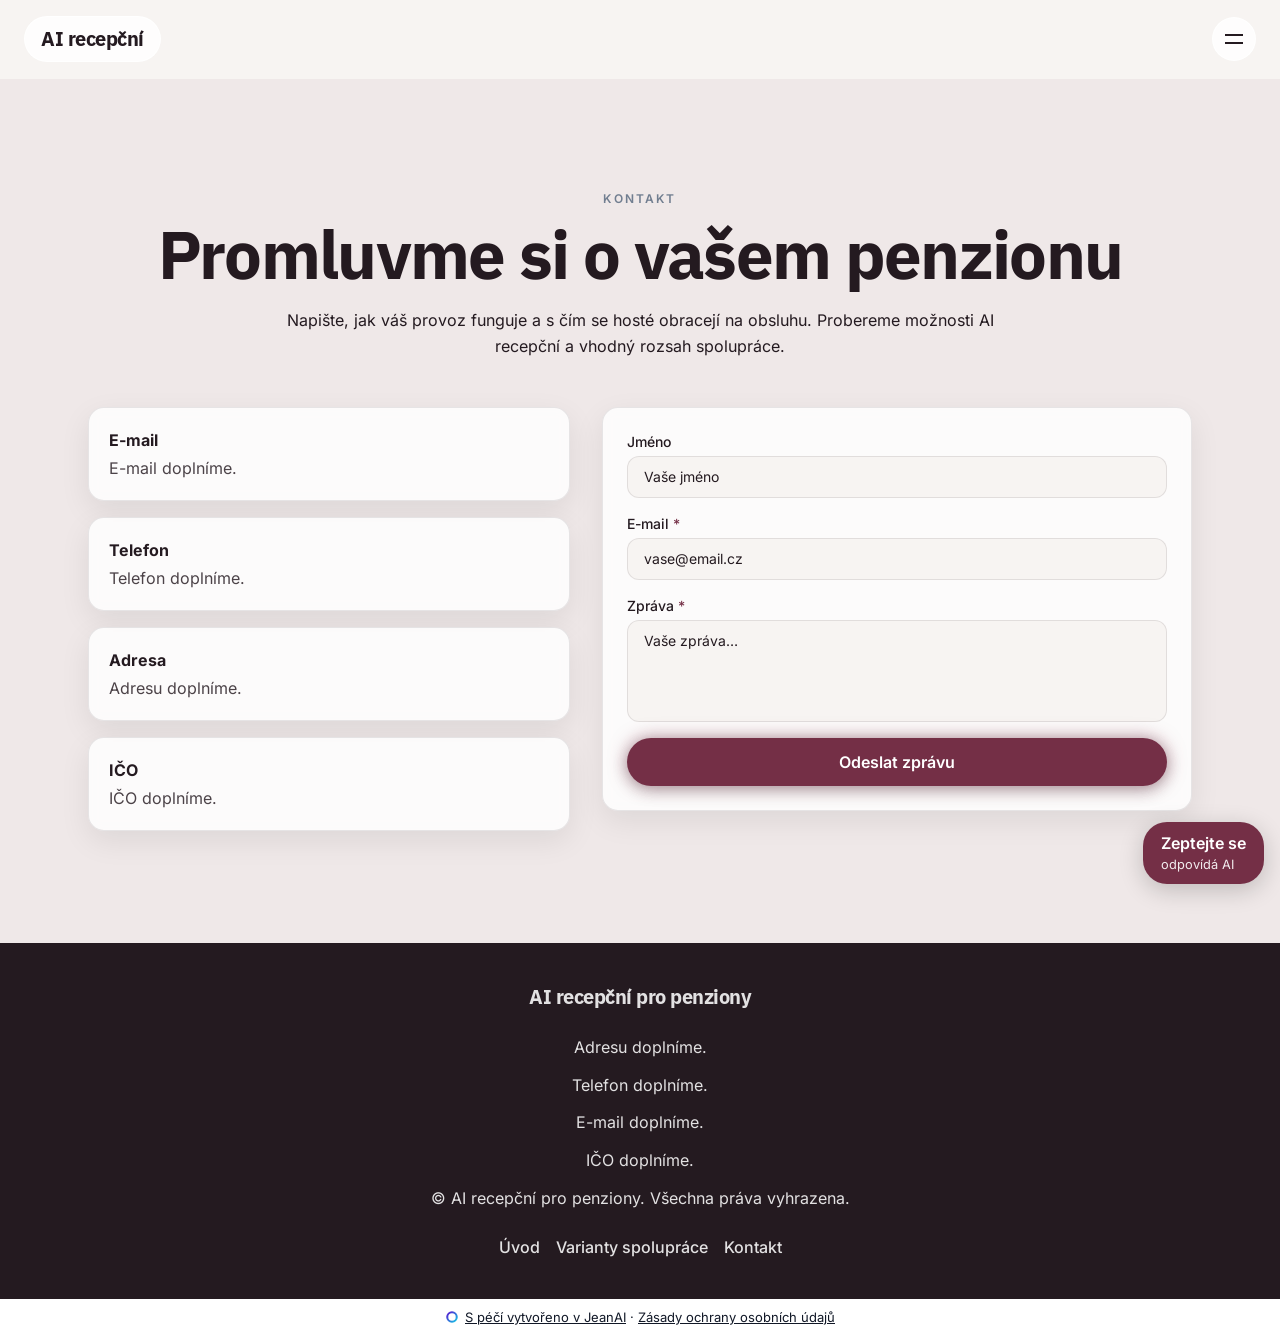
<file: kontakt.html>
<!DOCTYPE html>
<html lang="cs">
  <head>
    <meta charset="UTF-8" />
    <meta name="viewport" content="width=device-width, initial-scale=1.0" />
    <meta name="description" content="AI recepční odpovídá hostům penzionů na běžné dotazy podle podkladů a pravidel, které má provozovatel pod kontrolou." />
    <meta property="og:title" content="Kontakt" />
    <meta property="og:description" content="AI recepční odpovídá hostům penzionů na běžné dotazy podle podkladů a pravidel, které má provozovatel pod kontrolou." />
    <meta property="og:type" content="website" />
    <meta property="og:locale" content="cs" />
    <meta property="og:url" content="https://ai-recepcni-pro-penziony.jeanai-site.cz/kontakt.html" />
    <meta property="og:image" content="https://ai-recepcni-pro-penziony.jeanai-site.cz/og-image.jpg" />
    <meta name="twitter:card" content="summary_large_image" />
    <meta name="twitter:title" content="Kontakt" />
    <meta name="twitter:description" content="AI recepční odpovídá hostům penzionů na běžné dotazy podle podkladů a pravidel, které má provozovatel pod kontrolou." />
    <meta name="twitter:image" content="https://ai-recepcni-pro-penziony.jeanai-site.cz/og-image.jpg" />
    <link rel="canonical" href="https://ai-recepcni-pro-penziony.jeanai-site.cz/kontakt.html" />
    <script type="application/ld+json">{"@context":"https://schema.org","@graph":[{"@type":"Organization","name":"AI recepční pro penziony","url":"https://ai-recepcni-pro-penziony.jeanai-site.cz"}]}</script>
    <title>Kontakt</title>
    <link rel="stylesheet" href="/assets/utilities.css" />
    <link rel="stylesheet" href="/styles.css" />
  </head>
  <body>
    <div class="jean-site-shell" data-jean-motion="off" style="min-height:100vh;display:flex;flex-direction:column">
    <header data-jean-burger="{&quot;panelCss&quot;:&quot;background:#F7F4F2;border-color:color-mix(in srgb, #241A20 10%, transparent)&quot;,&quot;linkCss&quot;:&quot;color:#241A20&quot;,&quot;links&quot;:[{&quot;href&quot;:&quot;/ilustracni-konverzace.html&quot;,&quot;label&quot;:&quot;Ilustrační konverzace&quot;},{&quot;href&quot;:&quot;/#section_pomoc_v_provozu&quot;,&quot;label&quot;:&quot;Pomoc v provozu&quot;},{&quot;href&quot;:&quot;/#section_od_domluvy_k_nasazeni&quot;,&quot;label&quot;:&quot;Postup spolupráce&quot;},{&quot;href&quot;:&quot;/#section_varianty&quot;,&quot;label&quot;:&quot;Varianty&quot;},{&quot;href&quot;:&quot;#section_contact&quot;,&quot;label&quot;:&quot;Kontakt&quot;},{&quot;href&quot;:&quot;/pomoc-v-kazdodennim-provozu.html&quot;,&quot;label&quot;:&quot;Pomoc v každodenním provozu&quot;},{&quot;href&quot;:&quot;/od-domluvy-k-nasazeni.html&quot;,&quot;label&quot;:&quot;Od domluvy k nasazení&quot;},{&quot;href&quot;:&quot;/varianty-spoluprace.html&quot;,&quot;label&quot;:&quot;Varianty spolupráce&quot;}],&quot;cta&quot;:null,&quot;mobileOnly&quot;:false}" class="sticky top-0 z-50" data-jean-header-look="blend" data-jean-header-intro="section_contact" style="background-color:rgba(255,255,255,0.85);backdrop-filter:blur(12px);-webkit-backdrop-filter:blur(12px);border-bottom:1px solid rgba(255,255,255,0.80)" id="section_header" data-section-id="section_header" data-section-type="header">
      <div class="max-w-7xl mx-auto px-6 py-4 flex items-center justify-between gap-4">
        <span class="inline-flex items-center gap-3 px-4 py-2 rounded-full" style="background-color:rgba(255,255,255,0.82);backdrop-filter:blur(10px);-webkit-backdrop-filter:blur(10px);border:1px solid rgba(255,255,255,0.75)">
          <span class="text-xl tracking-tight flex-shrink-0" data-block-id="block_brand" data-block-type="text.heading" style="color:var(--color-text);font-family:var(--font-heading);font-weight:700">AI recepční</span>
        </span>
        <button type="button" aria-expanded="false" aria-label="Menu" class="inline-flex flex-col justify-center items-center gap-1.5 w-11 h-11 rounded-full cursor-pointer" style="background-color:rgba(255,255,255,0.82);backdrop-filter:blur(10px);-webkit-backdrop-filter:blur(10px);border:1px solid rgba(255,255,255,0.75)">
          <span style="width:18px;height:2px;background-color:var(--color-text);display:block;transition:transform .2s;transform:none"></span>
          <span style="width:18px;height:2px;background-color:var(--color-text);display:block;transition:transform .2s;transform:none"></span>
        </button>
      </div>
      
    </header>
    <div class="jean-motion-layer" data-jean-reveal="true" id="section_contact" data-section-id="section_contact" data-section-type="contact">
    <section id="contact" class="py-20 lg:py-28 jean-section-shell" style="background-color:var(--color-bg-alt)">
      <div class="jean-rhythm-tight mx-auto px-6">
        <div class="jean-heading-group"><p class="jean-eyebrow text-center" style="color:var(--color-muted);font-family:var(--font-body);font-size:0.75rem;line-height:1.4;font-weight:600;letter-spacing:0.18em;text-transform:uppercase;margin:0 0 0.75rem">Kontakt</p><h2 class="text-3xl lg:text-4xl font-bold text-center mb-5" data-block-id="block_contact_heading" data-block-type="text.heading" style="color:var(--color-text);font-family:var(--font-heading)">Promluvme si o vašem penzionu</h2></div>
        <div class="max-w-3xl mx-auto text-center mb-12 flex flex-col gap-4"><div><p data-block-id="block_contact_intro" data-block-type="text.paragraph" style="color:var(--color-text);line-height:1.6;font-weight:400">Napište, jak váš provoz funguje a s čím se hosté obracejí na obsluhu. Probereme možnosti AI recepční a vhodný rozsah spolupráce.</p></div></div>
        <div class="grid grid-cols-1 lg:grid-cols-[0.9fr_1.1fr] gap-8 items-start">
          <div class="flex flex-col gap-4">
            <div><div data-block-id="block_contact_email" data-block-type="card" class="jean-card-face jean-card-corner" style="padding:1.25rem;color:var(--color-text)"><strong style="display:block;color:var(--color-text);margin-bottom:.25rem">E-mail</strong><span style="color:var(--color-text);opacity:.82">E-mail doplníme.</span></div></div>
            <div><div data-block-id="block_contact_phone" data-block-type="card" class="jean-card-face jean-card-corner" style="padding:1.25rem;color:var(--color-text)"><strong style="display:block;color:var(--color-text);margin-bottom:.25rem">Telefon</strong><span style="color:var(--color-text);opacity:.82">Telefon doplníme.</span></div></div>
            <div><div data-block-id="block_contact_address" data-block-type="card" class="jean-card-face jean-card-corner" style="padding:1.25rem;color:var(--color-text)"><strong style="display:block;color:var(--color-text);margin-bottom:.25rem">Adresa</strong><span style="color:var(--color-text);opacity:.82">Adresu doplníme.</span></div></div>
            <div><div data-block-id="block_contact_ico" data-block-type="card" class="jean-card-face jean-card-corner" style="padding:1.25rem;color:var(--color-text)"><strong style="display:block;color:var(--color-text);margin-bottom:.25rem">IČO</strong><span style="color:var(--color-text);opacity:.82">IČO doplníme.</span></div></div>
          </div>
          <form class="jean-card-face p-6 jean-card-corner flex flex-col gap-4" data-jean-capability="contact_form" noValidate>
            <input type="text" name="_hp" style="display:none" tabindex="-1" autocomplete="off" aria-hidden="true">
            <div class="flex flex-col gap-1">
              <label class="text-sm font-medium" style="color:var(--color-text)">Jméno</label>
              <input type="text" name="name" placeholder="Vaše jméno" class="w-full px-4 py-2.5 rounded-xl border text-sm outline-none" style="border-color:var(--color-line);background:var(--color-bg);color:var(--color-text)">
            </div>
            <div class="flex flex-col gap-1">
              <label class="text-sm font-medium" style="color:var(--color-text)">E-mail <span style="color:var(--color-primary)">*</span></label>
              <input type="email" name="email" placeholder="vase@email.cz" required class="w-full px-4 py-2.5 rounded-xl border text-sm outline-none" style="border-color:var(--color-line);background:var(--color-bg);color:var(--color-text)">
            </div>
            <div class="flex flex-col gap-1">
              <label class="text-sm font-medium" style="color:var(--color-text)">Zpráva <span style="color:var(--color-primary)">*</span></label>
              <textarea name="message" placeholder="Vaše zpráva…" rows="4" required class="w-full px-4 py-2.5 rounded-xl border text-sm outline-none resize-none" style="border-color:var(--color-line);background:var(--color-bg);color:var(--color-text)"></textarea>
            </div>
            <p class="text-sm" data-jean-slot="status" hidden></p>
            <button type="submit" class="w-full py-3 font-semibold disabled:opacity-60 transition-opacity" style="border-radius:9999px;color:var(--color-on-primary, #fff);background-color:var(--color-primary);border:none;box-shadow:0 0 18px color-mix(in srgb, var(--color-primary) 55%, transparent), 0 6px 16px rgba(0,0,0,0.16);cursor:pointer">Odeslat zprávu</button>
          </form>
          <div class="jean-card-face p-6 jean-card-corner flex flex-col items-center gap-5 text-center" data-jean-slot="success" style="display:none">
            <svg xmlns="http://www.w3.org/2000/svg" width="48" height="48" viewBox="0 0 24 24" fill="none" stroke="currentColor" stroke-width="1.5" stroke-linecap="round" stroke-linejoin="round" style="color:var(--color-primary)"><path d="M22 11.08V12a10 10 0 1 1-5.93-9.14"></path><polyline points="22 4 12 14.01 9 11.01"></polyline></svg>
            <h3 class="text-xl font-semibold" style="color:var(--color-text)">Zpráva odeslána!</h3>
            <p style="color:var(--color-muted)">Děkujeme za Váš zájem. Ozveme se Vám co nejdříve.</p>
          </div>
        </div>
      </div>
    </section>
    </div>
    <footer class="py-10 mt-auto" style="background-color:#241A20;color:rgba(255,255,255,0.87);--color-text:rgba(255,255,255,0.87);--color-heading:#ffffff;--color-muted:rgba(255,255,255,0.64);--color-surface:rgba(255,255,255,0.08);--color-surface-tint:rgba(255,255,255,0.1);--color-surface-strong:rgba(255,255,255,0.14);--color-card:rgba(255,255,255,0.08);--color-card-strong:rgba(255,255,255,0.12);--color-line:rgba(255,255,255,0.14);--color-line-strong:rgba(255,255,255,0.24);--color-nav:rgba(255,255,255,0.08);--color-nav-border:rgba(255,255,255,0.16);--color-image-placeholder:rgba(255,255,255,0.08)" id="section_footer" data-section-id="section_footer" data-section-type="footer">
      <div class="max-w-7xl mx-auto px-6 flex flex-col gap-6">
        <div class="text-center"><span class="text-xl font-bold tracking-tight" data-block-id="block_footer_brand" data-block-type="text.heading" style="color:var(--color-text);font-family:var(--font-heading)">AI recepční pro penziony</span></div>
        <div class="text-center max-w-3xl mx-auto flex flex-col gap-3"><div><p data-block-id="block_footer_address" data-block-type="text.paragraph" style="color:var(--color-text);line-height:1.6;font-weight:400">Adresu doplníme.</p></div>
          <div><p data-block-id="block_footer_phone" data-block-type="text.paragraph" style="color:var(--color-text);line-height:1.6;font-weight:400">Telefon doplníme.</p></div>
          <div><p data-block-id="block_footer_email" data-block-type="text.paragraph" style="color:var(--color-text);line-height:1.6;font-weight:400">E-mail doplníme.</p></div>
          <div><p data-block-id="block_footer_ico" data-block-type="text.paragraph" style="color:var(--color-text);line-height:1.6;font-weight:400">IČO doplníme.</p></div>
          <div><p data-block-id="block_footer_copyright" data-block-type="text.paragraph" style="color:var(--color-text);line-height:1.6;font-weight:400">© AI recepční pro penziony. Všechna práva vyhrazena.</p></div></div>
        <div class="flex flex-col items-center gap-3"><div><nav data-block-id="block_footer_links" data-block-type="nav_links" style="display:flex;flex-wrap:wrap;justify-content:center;gap:1rem"><a href="/#section_hero" style="color:var(--color-text);font-weight:500">Úvod</a><a href="/#section_varianty" style="color:var(--color-text);font-weight:500">Varianty spolupráce</a><a href="#section_contact" style="color:var(--color-text);font-weight:500">Kontakt</a></nav></div></div>
        
        
      </div>
    </footer><div data-jean-identification="1" aria-label="Údaje o provozovateli" style="background:#FFFFFF!important;color:#111827!important;font-family:var(--font-body, ui-sans-serif), system-ui, -apple-system, sans-serif;font-size:13px!important;line-height:1.6!important;padding:8px 16px;text-align:center;word-break:break-word;display:block!important;visibility:visible!important;opacity:1!important;position:static!important;height:auto!important;max-height:none!important;overflow:visible!important;clip-path:none!important;transform:none!important;content-visibility:visible!important"><span style="display:block!important;visibility:visible!important;opacity:1!important;color:inherit!important;font-size:13px!important;line-height:1.6!important;position:static!important;height:auto!important;max-height:none!important;overflow:visible!important;clip-path:none!important;transform:none!important;text-indent:0!important;letter-spacing:normal!important;word-spacing:normal!important;content-visibility:visible!important"><a href="https://jeanai.cz" rel="noopener" style="display:inline!important;text-decoration:underline;visibility:visible!important;opacity:1!important;color:inherit!important;font-size:13px!important;line-height:1.6!important;position:static!important;height:auto!important;max-height:none!important;overflow:visible!important;clip-path:none!important;transform:none!important;text-indent:0!important;letter-spacing:normal!important;word-spacing:normal!important;content-visibility:visible!important"><svg aria-hidden="true" focusable="false" width="14" height="14" viewBox="0 0 128 128" style="display:inline-block!important;visibility:visible!important;opacity:1!important;width:14px!important;height:14px!important;vertical-align:-2px;margin-right:6px"><defs><linearGradient id="jean-mark-ring" x1="0" y1="0" x2="1" y2="1"><stop offset="0" stop-color="#5814cf"/><stop offset="1" stop-color="#12c9e6"/></linearGradient></defs><circle cx="64" cy="64" r="43.5" fill="none" stroke="url(#jean-mark-ring)" stroke-width="19"/></svg>S péčí vytvořeno v JeanAI</a> · <a href="/soukromi.html" style="display:inline!important;text-decoration:underline;visibility:visible!important;opacity:1!important;color:inherit!important;font-size:13px!important;line-height:1.6!important;position:static!important;height:auto!important;max-height:none!important;overflow:visible!important;clip-path:none!important;transform:none!important;text-indent:0!important;letter-spacing:normal!important;word-spacing:normal!important;content-visibility:visible!important">Zásady ochrany osobních údajů</a></span></div>
    </div>
    <script>
(function () {
  "use strict";

  function styled(tag, css) {
    var el = document.createElement(tag);
    el.style.cssText = css;
    return el;
  }

  // ── gallery lightbox — parity with the React modal, clicks only ──
  var galleries = document.querySelectorAll('[data-jean-lightbox]');
  for (var g = 0; g < galleries.length; g += 1) (function (sectionEl) {
    var figures = sectionEl.querySelectorAll('figure');
    var managedMount = sectionEl.getAttribute('data-jean-lightbox') === 'managed';
    if (figures.length === 0 && !managedMount) return;
    var items = [];
    for (var i = 0; i < figures.length; i += 1) {
      var img = figures[i].querySelector('img');
      items.push({
        src: img ? (img.getAttribute('data-jean-full') || img.getAttribute('src') || '') : '',
        alt: img ? (img.getAttribute('alt') || '') : '',
      });
    }

    var idx = -1;
    var overlay = null;
    var imgEl = null;
    var counterEl = null;

    function close() {
      if (overlay && overlay.parentNode) overlay.parentNode.removeChild(overlay);
      overlay = null;
      idx = -1;
    }
    function show(next) {
      idx = Math.max(0, Math.min(items.length - 1, next));
      imgEl.src = items[idx].src;
      imgEl.alt = items[idx].alt;
      counterEl.textContent = (idx + 1) + ' / ' + items.length;
    }
    function navButton(placementCss, text, onClick) {
      var btn = styled('button', 'position:absolute;' + placementCss + ';padding:0.75rem;border-radius:9999px;background:rgba(255,255,255,0.15);color:#fff;border:none;cursor:pointer');
      btn.type = 'button';
      btn.textContent = text;
      btn.addEventListener('click', function (e) { e.stopPropagation(); onClick(); });
      return btn;
    }
    function open(start) {
      overlay = styled('div', 'position:fixed;inset:0;z-index:100;display:flex;align-items:center;justify-content:center;background:rgba(0,0,0,0.92)');
      overlay.addEventListener('click', close);
      var wrap = styled('div', 'position:relative');
      wrap.addEventListener('click', function (e) { e.stopPropagation(); });
      imgEl = styled('img', 'max-height:85vh;max-width:90vw;border-radius:0.75rem;object-fit:contain;box-shadow:0 25px 50px rgba(0,0,0,0.5)');
      wrap.appendChild(imgEl);
      counterEl = styled('div', 'position:absolute;bottom:1rem;left:50%;transform:translateX(-50%);font-size:0.875rem;color:rgba(255,255,255,0.7)');
      overlay.appendChild(wrap);
      overlay.appendChild(navButton('left:1rem;top:50%;transform:translateY(-50%);font-size:1.5rem', '\u2190', function () { show(idx - 1); }));
      overlay.appendChild(navButton('right:1rem;top:50%;transform:translateY(-50%);font-size:1.5rem', '\u2192', function () { show(idx + 1); }));
      overlay.appendChild(navButton('top:1rem;right:1rem;font-size:1.2rem;line-height:1', '\u00d7', close));
      overlay.appendChild(counterEl);
      document.body.appendChild(overlay);
      show(start);
    }

    // 8z56 W-2a — a MANAGED gallery's figures are its collection's, and the
    // live refresh replaces them after this runs: one delegate on the section,
    // the list read at the click, and a placeholder panel never opens.
    if (managedMount) {
      sectionEl.addEventListener('click', function (e) {
        var fig = e && e.target && e.target.closest ? e.target.closest('figure') : null;
        if (!fig || fig.closest('[data-jean-placeholder]')) return;
        var live = sectionEl.querySelectorAll('figure');
        var at = -1;
        items = [];
        for (var k = 0; k < live.length; k += 1) {
          if (live[k].closest('[data-jean-placeholder]')) continue;
          if (live[k] === fig) at = items.length;
          var liveImg = live[k].querySelector('img');
          items.push({
            src: liveImg ? (liveImg.getAttribute('data-jean-full') || liveImg.getAttribute('src') || '') : '',
            alt: liveImg ? (liveImg.getAttribute('alt') || '') : '',
          });
        }
        if (at >= 0) open(at);
      });
      return;
    }

    for (var f = 0; f < figures.length; f += 1) (function (fi) {
      figures[fi].addEventListener('click', function () { open(fi); });
    })(f);
  })(galleries[g]);

  // ── a picture that opens (8z46 QL-24a) ──
  // Bound to img[data-jean-image-open], which the renderer stamps on a picture
  // whose block or site says it opens. Never in the editor's canvas: the
  // overlay's own script is on that page (script[data-jean-overlay]) and a
  // click there selects the block, so the click is left to it.
  //
  // From the keyboard too (8z46 leftover, 8z50 run): the picture is in the Tab
  // order and opens on Enter or Space; the dialog takes the focus on its close
  // button and keeps Tab inside; closing it, any way, gives the focus back to
  // the picture that opened it. The canvas is asked at the moment of the key,
  // as at the click: its overlay script comes after this one on the page.
  var openables = document.querySelectorAll('img[data-jean-image-open]');
  if (openables.length > 0) (function () {
    var box = null;
    var boxImg = null;
    var boxCaption = null;
    var boxCounter = null;
    var boxClose = null;
    var opener = null;
    var group = [];
    var at = -1;

    function inEditorCanvas() {
      return typeof document.querySelector === 'function' && Boolean(document.querySelector('script[data-jean-overlay]'));
    }
    function sameSection(img) {
      var root = typeof img.closest === 'function' ? img.closest('[data-section-id]') : null;
      if (!root) return [img];
      var list = root.querySelectorAll('img[data-jean-image-open]');
      var out = [];
      for (var i = 0; i < list.length; i += 1) out.push(list[i]);
      return out.length ? out : [img];
    }
    function paint() {
      var img = group[at];
      boxImg.src = img.getAttribute('data-jean-full') || img.getAttribute('src') || '';
      boxImg.alt = img.getAttribute('alt') || '';
      boxCaption.textContent = boxImg.alt;
      boxCaption.style.display = boxImg.alt ? 'block' : 'none';
      if (boxCounter) boxCounter.textContent = (at + 1) + ' / ' + group.length;
    }
    function step(delta) {
      if (group.length < 2) return;
      at = (at + delta + group.length) % group.length;
      paint();
    }
    function inside(el) {
      for (var x = el; x; x = x.parentNode) if (x === box) return true;
      return false;
    }
    function keepTabInside(e) {
      var buttons = box.querySelectorAll('button');
      if (!buttons.length) return;
      var first = buttons[0];
      var last = buttons[buttons.length - 1];
      var active = document.activeElement;
      if (e.shiftKey ? (active === first || !inside(active)) : (active === last || !inside(active))) {
        if (typeof e.preventDefault === 'function') e.preventDefault();
        (e.shiftKey ? last : first).focus();
      }
    }
    function onKey(e) {
      if (!box) return;
      if (e.key === 'Escape') shut();
      else if (e.key === 'ArrowRight') step(1);
      else if (e.key === 'ArrowLeft') step(-1);
      else if (e.key === 'Tab') keepTabInside(e);
    }
    function shut() {
      if (box && box.parentNode) box.parentNode.removeChild(box);
      box = null;
      boxClose = null;
      at = -1;
      if (typeof document.removeEventListener === 'function') document.removeEventListener('keydown', onKey);
      var back = opener;
      opener = null;
      if (back && typeof back.focus === 'function') back.focus();
    }
    function control(placementCss, text, onClick) {
      var btn = styled('button', 'position:absolute;' + placementCss + ';padding:0.75rem;border-radius:9999px;background:rgba(255,255,255,0.15);color:#fff;border:none;cursor:pointer');
      btn.type = 'button';
      btn.textContent = text;
      btn.addEventListener('click', function (e) { e.stopPropagation(); onClick(); });
      return btn;
    }
    function open(img) {
      opener = img;
      group = sameSection(img);
      at = Math.max(0, group.indexOf(img));
      box = styled('div', 'position:fixed;inset:0;z-index:101;display:flex;flex-direction:column;align-items:center;justify-content:center;gap:1rem;padding:1.5rem;background:rgba(0,0,0,0.9);cursor:zoom-out');
      box.setAttribute('role', 'dialog');
      box.setAttribute('aria-modal', 'true');
      box.addEventListener('click', shut);
      boxImg = styled('img', 'max-height:80vh;max-width:92vw;border-radius:0.75rem;object-fit:contain;box-shadow:0 25px 50px rgba(0,0,0,0.5);cursor:default');
      boxImg.addEventListener('click', function (e) { e.stopPropagation(); });
      boxCaption = styled('p', 'margin:0;max-width:60rem;text-align:center;color:#fff;font-size:0.95rem;line-height:1.5');
      box.appendChild(boxImg);
      box.appendChild(boxCaption);
      boxCounter = null;
      if (group.length > 1) {
        boxCounter = styled('div', 'font-size:0.875rem;color:rgba(255,255,255,0.7)');
        box.appendChild(boxCounter);
        box.appendChild(control('left:1rem;top:50%;transform:translateY(-50%);font-size:1.5rem', '\u2190', function () { step(-1); }));
        box.appendChild(control('right:1rem;top:50%;transform:translateY(-50%);font-size:1.5rem', '\u2192', function () { step(1); }));
      }
      boxClose = control('top:1rem;right:1rem;font-size:1.2rem;line-height:1', '\u00d7', shut);
      box.appendChild(boxClose);
      document.body.appendChild(box);
      if (typeof document.addEventListener === 'function') document.addEventListener('keydown', onKey);
      paint();
      if (typeof boxClose.focus === 'function') boxClose.focus();
    }
    for (var o = 0; o < openables.length; o += 1) (function (img) {
      if (img.getAttribute('tabindex') === null) img.setAttribute('tabindex', '0');
      img.setAttribute('role', 'button');
      img.addEventListener('click', function (e) {
        if (inEditorCanvas()) return;
        if (e && e.defaultPrevented) return;
        open(img);
      });
      // Enter opens on the press, Space on the release, as a button does: the
      // focus moves onto the close button when it opens, and a Space released
      // there would click it shut again. A held Enter opens once (its repeats
      // would press the close button, then the picture, in turn), and Space
      // opens only on the release of a press that began on this picture.
      var spacePressed = false;
      img.addEventListener('keydown', function (e) {
        if (box || inEditorCanvas()) return;
        if (e.key !== 'Enter' && e.key !== ' ') return;
        if (typeof e.preventDefault === 'function') e.preventDefault();
        if (e.repeat) return;
        if (e.key === 'Enter') open(img);
        else spacePressed = true;
      });
      img.addEventListener('keyup', function (e) {
        if (e.key !== ' ') return;
        var pressedHere = spacePressed;
        spacePressed = false;
        if (!pressedHere || box || inEditorCanvas()) return;
        if (typeof e.preventDefault === 'function') e.preventDefault();
        open(img);
      });
    })(openables[o]);
  })();

  // ── paged menu — the pager the mount render froze on page one ──
  var menus = document.querySelectorAll('[data-jean-menu-paged]');
  for (var m = 0; m < menus.length; m += 1) (function (sectionEl) {
    var pages = sectionEl.querySelectorAll('[data-jean-menu-page]');
    if (pages.length === 0) return;

    var prev = null;
    var next = null;
    var nums = [];
    var buttons = sectionEl.querySelectorAll('button');
    for (var i = 0; i < buttons.length; i += 1) {
      var label = (buttons[i].textContent || '').trim();
      if (label === '\u2190') prev = buttons[i];
      else if (label === '\u2192') next = buttons[i];
      else if (/^[0-9]+$/.test(label)) nums.push(buttons[i]);
    }
    var counter = null;
    var divs = sectionEl.querySelectorAll('div');
    for (var d = 0; d < divs.length; d += 1) {
      if (/^[0-9]+ \/ [0-9]+$/.test((divs[d].textContent || '').trim()) && !divs[d].querySelector('div')) {
        counter = divs[d];
        break;
      }
    }

    var current = 0;
    for (var p0 = 0; p0 < pages.length; p0 += 1) {
      if (pages[p0].style.display !== 'none') { current = p0; break; }
    }

    function setPage(n) {
      current = Math.max(0, Math.min(pages.length - 1, n));
      for (var p = 0; p < pages.length; p += 1) {
        pages[p].style.display = p === current ? 'block' : 'none';
      }
      if (counter) counter.textContent = (current + 1) + ' / ' + pages.length;
      if (prev) { prev.disabled = current === 0; prev.style.opacity = current === 0 ? '0.5' : '1'; }
      if (next) { next.disabled = current === pages.length - 1; next.style.opacity = current === pages.length - 1 ? '0.5' : '1'; }
      for (var b = 0; b < nums.length; b += 1) {
        var active = b === current;
        nums[b].style.border = active ? '1px solid var(--color-primary)' : '1px solid var(--color-line)';
        nums[b].style.backgroundColor = active ? 'color-mix(in srgb, var(--color-primary) 12%, white)' : 'var(--color-surface)';
        nums[b].style.color = active ? 'var(--color-primary)' : 'var(--color-text)';
      }
    }

    if (prev) prev.addEventListener('click', function () { setPage(current - 1); });
    if (next) next.addEventListener('click', function () { setPage(current + 1); });
    for (var nb = 0; nb < nums.length; nb += 1) (function (k) {
      nums[k].addEventListener('click', function () { setPage(k); });
    })(nb);
  })(menus[m]);

  // ── burger header — the drawer the mount render never painted ──
  //
  // DELEGATED from the document on purpose (8z52 QC-4), rather than bound to
  // the buttons this script finds at load. The editor's canvas swaps a changed
  // section's markup in place (canvasMorph.ts), and a listener left on the
  // button that was there at load sits on a node the page no longer holds: the
  // drawer opened once and then never again, so a header carrying
  // data-jean-burger — which is every header with a link or a CTA — had to
  // remount the whole canvas document for every edit to its text. A delegate
  // reads the header out of the event, so a header swapped in an hour later
  // behaves exactly like the one that loaded, and nobody has to re-initialise
  // anything for it.
  //
  // Which costs a rule: NO STATE IN A CLOSURE, because a closure describes the
  // header that was. The state is the DOM. Whether the drawer is open is the
  // button's aria-expanded — the attribute a screen reader is told anyway —
  // and the panel is the element carrying jean-burger-panel, built on open
  // and removed on close. A swapped header arrives with neither, and that is
  // the honest answer: the markup the renderer writes has the drawer shut.
  //
  // NOTE: no backticks anywhere below. The whole script is a JS template
  // literal, and a backtick in a COMMENT closes it — the error lands on a line
  // that looks fine.
  function burgerPanelOf(headerEl) {
    return headerEl.querySelector('.jean-burger-panel');
  }

  function buildBurgerPanel(data) {
    // Two shapes, because the two headers are two compositions. An overlay
    // header's drawer IS its navigation at every width, so it stays the
    // floating rounded card. The other three keep their nav on the desktop
    // and only borrow this below the md breakpoint, so their panel is a
    // full-width sheet under the bar — and it carries the md:hidden class, or
    // a reader who opens it on a phone and then widens the window is left
    // with a panel duplicating the nav bar above it.
    //
    // RESOLVED colours from the drawer data, never var(--color-*): this panel
    // hangs INSIDE the header, and a header on a dark ground scopes its own
    // --color-text / --color-line overrides to that element while leaving
    // --color-bg alone. A panel reading those tokens paints the page's white
    // background under the header's white text — invisible. Measured live.
    var face = data.panelCss || 'background:#FFFFFF;border-color:rgba(15,23,42,0.12)';
    var inkCss = data.linkCss || 'color:#0F172A';
    var panel = data.mobileOnly
      ? styled('div', 'padding:0 1.5rem 1.25rem;border-top-width:1px;border-top-style:solid;' + face)
      : styled('div', 'margin:0 1.5rem;border-radius:1rem;padding:2rem;border-width:1px;border-style:solid;box-shadow:0 24px 60px rgba(0,0,0,0.18);' + face);
    // jean-burger-panel is how the delegate finds an open drawer again; it is
    // a class and not a data-jean-* name on purpose, so it stays out of the
    // swap decision canvasMorph.ts makes from those names.
    panel.className = data.mobileOnly ? 'jean-burger-panel md:hidden' : 'jean-burger-panel';
    var nav = styled('nav', 'display:flex;flex-direction:column;gap:1rem');
    var links = Array.isArray(data.links) ? data.links : [];
    for (var i = 0; i < links.length; i += 1) {
      var a = styled('a', 'font-size:1.125rem;font-weight:500;text-decoration:none;' + inkCss);
      a.href = links[i].href || '#';
      a.textContent = links[i].label || 'Link';
      nav.appendChild(a);
    }
    panel.appendChild(nav);
    if (data.cta && data.cta.label) {
      var cta = styled('a', 'display:inline-flex;align-items:center;padding:0.625rem 1.5rem;margin-top:1.5rem;font-size:0.875rem;font-weight:600;text-decoration:none;' + (data.cta.css || ''));
      cta.href = data.cta.href || '#';
      cta.textContent = data.cta.label;
      panel.appendChild(cta);
    }
    return panel;
  }

  function paintBurgerButton(btn, open) {
    btn.setAttribute('aria-expanded', open ? 'true' : 'false');
    // TWO bars on the overlay burger, THREE on the others — and the middle
    // one has to go, or the X keeps a stroke through its centre. Written off
    // the actual count rather than a layout flag, so a burger that grows or
    // loses a bar animates correctly without this knowing which it was.
    var spans = btn.querySelectorAll('span');
    if (spans.length >= 3) {
      spans[0].style.transform = open ? 'translateY(9px) rotate(45deg)' : 'none';
      spans[1].style.opacity = open ? '0' : '1';
      spans[2].style.transform = open ? 'translateY(-9px) rotate(-45deg)' : 'none';
    } else if (spans.length === 2) {
      spans[0].style.transform = open ? 'translateY(4px) rotate(45deg)' : 'none';
      spans[1].style.transform = open ? 'translateY(-4px) rotate(-45deg)' : 'none';
    }
  }

  function shutBurger(headerEl) {
    var panel = burgerPanelOf(headerEl);
    if (panel && panel.parentNode) panel.parentNode.removeChild(panel);
    var btn = headerEl.querySelector('button[aria-label="Menu"]');
    if (btn) paintBurgerButton(btn, false);
  }

  function toggleBurger(headerEl, btn) {
    if (burgerPanelOf(headerEl)) { shutBurger(headerEl); return; }
    var data;
    try { data = JSON.parse(headerEl.getAttribute('data-jean-burger') || '{}'); } catch (err) { return; }
    headerEl.appendChild(buildBurgerPanel(data));
    paintBurgerButton(btn, true);
  }

  if (typeof document.addEventListener === 'function') {
    document.addEventListener('click', function (ev) {
      var target = ev && ev.target;
      if (!target || typeof target.closest !== 'function') return;
      var btn = target.closest('button[aria-label="Menu"]');
      var headerEl = (btn || target).closest('[data-jean-burger]');
      // A burger button in a header with no drawer data has nothing to open —
      // the renderer drops the attribute when the drawer would be empty.
      if (!headerEl) return;
      if (btn) { toggleBurger(headerEl, btn); return; }
      // A link inside the open drawer: the browser follows it, and the drawer
      // that covered the page goes with it — the close the per-link listener
      // used to do, now without a listener per link.
      var link = target.closest('a');
      if (link && link.closest('.jean-burger-panel')) shutBurger(headerEl);
    });
  }

  // ── click-to-load video (SF-1b) — the iframe is CREATED, never rendered ──
  //
  // The page ships a placeholder that is a link to the video's own page, so a
  // reader with no JavaScript still gets the video. With JavaScript, the click
  // is intercepted and the embed is built here instead — which is the only
  // moment a visitor's browser talks to YouTube or Vimeo, and it happens
  // because they asked. autoplay=1 is added so the click that replaced the
  // poster also starts the video: one click, not two. (No backticks in this
  // literal - one ends it, which is what the header two hundred lines up says.)
  var videos = document.querySelectorAll('[data-jean-video]');
  for (var vi = 0; vi < videos.length; vi += 1) (function (holder) {
    var trigger = holder.querySelector('[data-jean-video-play]');
    if (!trigger) return;
    trigger.addEventListener('click', function (ev) {
      var src = holder.getAttribute('data-jean-video');
      // No embed URL means the link is the only answer there is — let it open.
      if (!src) return;
      // The placeholder IS an <a href> to the video's own page, so the browser
      // gestures for „open this elsewhere" must keep working: a modifier click
      // or a middle click follows the link instead of being swallowed into an
      // autoplaying iframe in place (review of #1436).
      if (ev.metaKey || ev.ctrlKey || ev.shiftKey || ev.altKey) return;
      if (typeof ev.button === 'number' && ev.button !== 0) return;
      ev.preventDefault();
      var frame = document.createElement('iframe');
      frame.setAttribute('src', src + (src.indexOf('?') === -1 ? '?' : '&') + 'autoplay=1');
      frame.setAttribute('allow', 'accelerometer; autoplay; encrypted-media; gyroscope; picture-in-picture; fullscreen');
      frame.setAttribute('allowfullscreen', '');
      frame.setAttribute('title', trigger.getAttribute('aria-label') || 'Video');
      frame.style.cssText = 'position:absolute;inset:0;width:100%;height:100%;border:0';
      holder.textContent = '';
      holder.appendChild(frame);
    });
  })(videos[vi]);
})();
</script>
    <script>
(function () {
  var headers = document.querySelectorAll('header[data-jean-header-look="blend"]');
  if (!headers.length) return;
  var limits = [];
  var frame = 0;
  function introOf(header) {
    var id = header.getAttribute('data-jean-header-intro');
    if (!id) return null;
    var shells = document.querySelectorAll('[data-section-id]');
    for (var i = 0; i < shells.length; i += 1) {
      if (shells[i].getAttribute('data-section-id') === id) return shells[i];
    }
    return null;
  }
  function measure() {
    var top = window.pageYOffset || document.documentElement.scrollTop || 0;
    for (var i = 0; i < headers.length; i += 1) {
      var intro = introOf(headers[i]);
      var bottom = intro ? intro.getBoundingClientRect().bottom + top : 0;
      limits[i] = Math.max(1, bottom - headers[i].offsetHeight);
    }
  }
  function update() {
    frame = 0;
    var y = window.pageYOffset || document.documentElement.scrollTop || 0;
    for (var i = 0; i < headers.length; i += 1) {
      var painted = y >= limits[i];
      if (painted === headers[i].hasAttribute('data-jean-header-painted')) continue;
      if (painted) headers[i].setAttribute('data-jean-header-painted', 'true');
      else headers[i].removeAttribute('data-jean-header-painted');
    }
  }
  function remeasure() { measure(); update(); }
  remeasure();
  window.addEventListener('scroll', function () {
    if (!frame) frame = window.requestAnimationFrame(update);
  }, { passive: true });
  window.addEventListener('resize', remeasure);
  window.addEventListener('load', remeasure);
  if (document.fonts && document.fonts.ready) document.fonts.ready.then(remeasure);
  if (typeof window.ResizeObserver === 'function') {
    var watcher = new window.ResizeObserver(remeasure);
    for (var j = 0; j < headers.length; j += 1) {
      var shell = introOf(headers[j]);
      if (shell) watcher.observe(shell);
    }
  }
})();
</script>
    <script>
(function () {
  "use strict";
  var CFG = {"apiUrl":"https://jeanai.onrender.com","siteId":"79900e7c-6b7e-4bf4-8d3b-d65f75664876","forms":{"contact_form":"5ac626f4-3055-4208-82bb-bfb296438b62","enquiry_form":null,"waitlist":null,"newsletter_signup":false,"reservation":null,"suggestions":false},"widgets":[],"dualMounts":["suggestions"],"slotMinutes":60,"resourceTimezone":"","turnstile":null,"preview":false,"copy":{"submitting":"Odesílám…","success":"Děkujeme! Ozveme se co nejdřív.","successReservation":"Rezervace přijata. Potvrzení jsme poslali na e-mail.","deposit":{"awaiting":"Rezervace přijata — potvrdí se, jakmile dorazí záloha. Pokyny k platbě jsme poslali i na e-mail.","title":"Zálohu pošlete převodem","scan":"Naskenujte QR kód v aplikaci své banky, nebo zadejte platbu ručně.","amount":"Částka","account":"Číslo účtu","iban":"IBAN","symbol":"Variabilní symbol","message":"Zpráva pro příjemce","due":"Nedorazí-li záloha do {due}, rezervace se zruší."},"errorDateRequired":"Vyberte prosím datum a čas.","errorFullyBooked":"Tenhle termín je bohužel obsazený. Zkuste jiný.","successNewsletter":"Hotovo — odběr potvrzen.","successEnquiry":"Poptávka odeslána! Děkujeme za Váš zájem. Ozveme se Vám co nejdříve.","successSuggestion":"Děkujeme! Podnět jsme přijali. Na webu se objeví, až ho schválí správce.","alreadySubscribed":"Tuhle adresu už v seznamu máme.","successWaitlist":"Přidáni na čekací listinu! Dáme Vám vědět, jakmile se uvolní místo.","errorEmailRequired":"Vyplňte prosím e-mail.","errorEmailInvalid":"Zkontrolujte prosím tvar e-mailu.","errorRequired":"Vyplňte prosím všechna pole.","errorGeneric":"Odeslání se nepodařilo. Zkuste to prosím znovu.","errorNetwork":"Nepodařilo se spojit se serverem. Zkuste to prosím znovu.","errorTurnstile":"Prosím dokončete bezpečnostní ověření.","previewNotice":"Náhled: na živém webu se formulář opravdu odešle.","agree":{"label":"Souhlasím","pressedMark":"✓ ","note":"Počet souhlasů je orientační.","similarOne":"Podobný podnět už tu je — souhlasíte s ním?","similarMany":"Podobné podněty už tu jsou — souhlasíte s některým?","preview":"Náhled: na živém webu se souhlas započítá.","challengeUnavailable":"Bezpečnostní ověření se nepodařilo načíst. Zkontrolujte připojení nebo blokování obsahu a zkuste to znovu."},"reply":{"open":"Odpovědět","textLabel":"Vaše odpověď","nameLabel":"Jméno (nepovinné)","submit":"Odeslat odpověď","moderation":"Odpověď se na webu objeví, až ji schválí správce.","success":"Děkujeme! Odpověď jsme přijali. Na webu se objeví, až ji schválí správce.","anonymous":"Návštěvník","more":"Další odpovědi","preview":"Náhled: na živém webu se odpověď opravdu odešle.","maxText":400,"maxName":60},"errorsByCode":{"runtime_inactive":"Interaktivní funkce tohoto webu jsou dočasně pozastavené.","function_switched_off":"Tato funkce je teď na webu vypnutá.","site_owner_deleted":"Interaktivní funkce tohoto webu už nejsou k dispozici.","service_unavailable":"Služba je dočasně nedostupná. Zkuste to prosím za chvíli.","newsletter_unavailable":"Přihlášení k odběru je dočasně nedostupné. Zkuste to prosím později.","reservations_unavailable":"Rezervace jsou dočasně nedostupné. Zkuste to prosím později.","waitlist_unavailable":"Pořadník je dočasně nedostupný. Zkuste to prosím později.","rate_limited":"Zkoušíte to příliš často. Počkejte prosím chvíli a zkuste to znovu.","form_daily_limit":"Formulář dnes přijal maximální počet zpráv. Zkuste to prosím zítra.","daily_limit":"Web dnes přijal maximum podnětů. Zkuste to prosím zítra.","too_many_files":"K podnětu patří jedna fotka.","site_files_full":"Web teď nemůže přijmout další fotku. Zkuste to prosím později.","photo_too_large":"Fotka je příliš velká. Zkuste prosím menší, do 5 MB.","photo_unreadable":"Fotku se nepodařilo přečíst. Pošlete prosím JPEG, PNG nebo WebP.","photo_empty":"Fotka je prázdná. Vyberte prosím soubor znovu.","photo_busy":"Fotku teď nestíháme zpracovat. Zkuste to prosím za chvíli.","title_required":"Doplňte prosím krátký nadpis.","text_required":"Napište prosím, o co jde.","text_too_long":"Podnět je moc dlouhý — zkraťte ho prosím, počítadlo pod polem ukazuje, kolik místa zbývá.","invalid_photo":"Fotku se nepodařilo přiřadit. Zkuste ji prosím vybrat znovu.","vote_entry_limit":"Z vašeho připojení už s tímto podnětem souhlasilo víc lidí. Další souhlas teď přidat nejde.","vote_daily_limit":"Dnes jste souhlasili s mnoha podněty. Zkuste to prosím zítra.","voter_required":"Souhlas se nepodařilo započítat. Načtěte prosím stránku znovu.","reply_voter_required":"Odpověď se nepodařilo odeslat. Načtěte prosím stránku znovu.","reply_to_reply":"Odpovědět jde jen na podnět, ne na jinou odpověď.","reply_entry_limit":"K tomuto podnětu už z vašeho připojení přišlo víc odpovědí. Další teď poslat nejde.","reply_daily_limit":"Dnes jste poslali mnoho odpovědí. Zkuste to prosím zítra.","reply_takes_no_photo":"K odpovědi nejde přiložit fotku — fotka patří k podnětu.","invalid_parent":"Odpověď se nepodařilo přiřadit k podnětu. Načtěte prosím stránku znovu.","slot_unavailable":"Zvolený termín je plně obsazen. Vyberte prosím jiný termín.","outside_schedule":"Zvolený čas je mimo otevírací dobu. Vyberte prosím jiný termín.","blackout_period":"V tomto období nepřijímáme rezervace. Vyberte prosím jiný termín.","resource_not_bookable":"Tato položka právě nepřijímá rezervace.","reservation_window_invalid":"Zvolený termín nelze rezervovat. Zkontrolujte prosím datum a čas.","email_required":"Vyplňte prosím e-mailovou adresu.","email_invalid":"Zadejte prosím platnou e-mailovou adresu.","turnstile_missing":"Nepodařilo se ověřit, že nejste robot. Načtěte prosím stránku znovu.","turnstile_failed":"Ověření se nezdařilo. Zkuste to prosím znovu.","not_found":"Tuto stránku se nepodařilo najít.","form_not_found":"Tento formulář už není dostupný.","suggestion_not_found":"Tento podnět už na webu není.","resource_not_found":"Tato položka už není dostupná.","reservation_not_found":"Rezervaci se nepodařilo najít. Zkontrolujte prosím odkaz z potvrzovacího e-mailu.","reservation_not_cancellable":"Tuto rezervaci už nelze zrušit. Ozvěte se nám prosím přímo.","confirmation_invalid":"Tento potvrzovací odkaz už neplatí.","confirmation_expired":"Platnost potvrzovacího odkazu vypršela. Přihlaste se prosím k odběru znovu.","submission_failed":"Zprávu se nepodařilo odeslat. Zkuste to prosím znovu.","spam_protection_unsupported":"Formulář je dočasně mimo provoz. Zkuste to prosím později.","site_not_found":"Tento web už není dostupný.","storage_unavailable":"Fotku se nepodařilo uložit. Zkuste to prosím znovu.","visitor_authored_collection":"Tento obsah může přidat jen návštěvník webu.","invalid_request":"Odeslaná data nejsou úplná. Zkontrolujte prosím formulář a zkuste to znovu."}}};

function jeanTzOffsetMs(ts, timeZone) {
  // NOTE: no backticks and no dollar-brace anywhere inside these two function
  // bodies. Their source is inlined into a template literal by both
  // generators, so one backtick in a comment ends the emitted script. A test
  // asserts it, because this is not the kind of thing anyone spots in review.
  try {
    var dtf = new Intl.DateTimeFormat('en-US', {
      timeZone: timeZone, hour12: false,
      year: 'numeric', month: '2-digit', day: '2-digit',
      hour: '2-digit', minute: '2-digit', second: '2-digit',
    });
    var parts = {};
    var list = dtf.formatToParts(new Date(ts));
    for (var i = 0; i < list.length; i += 1) parts[list[i].type] = list[i].value;
    // hour12:false yields "24" for midnight in some engines; 24 % 24 = 0 and
    // the date fields are already the next day, so this is the whole fix.
    var asUtc = Date.UTC(
      Number(parts.year), Number(parts.month) - 1, Number(parts.day),
      Number(parts.hour) % 24, Number(parts.minute), Number(parts.second)
    );
    return asUtc - ts;
  } catch (e) {
    return 0;
  }
}

function jeanZonedWallClockToUtc(local, timeZone) {
  // Shape-checked rather than handed to Date.parse, which is lenient enough to
  // accept fragments: Date.parse(':00Z') is a number in V8, so a blank date
  // input would have produced a confident wrong instant instead of an error.
  if (!/^\d{4}-\d{2}-\d{2}T\d{2}:\d{2}$/.test(String(local || ''))) return new Date(NaN);
  var naive = Date.parse(local + ':00Z');
  if (isNaN(naive)) return new Date(NaN);
  if (!timeZone) return new Date(local + ':00');
  var offset = jeanTzOffsetMs(naive, timeZone);
  var ts = naive - offset;
  var corrected = jeanTzOffsetMs(ts, timeZone);
  if (corrected !== offset) ts = naive - corrected;
  return new Date(ts);
}

  /**
   * The mount's scope for slots that live BESIDE the form (V3.4b): the nearest
   * capability ancestor, or — when the capability attribute is on the form
   * itself, as the spec renderer writes it — the form's parent. Never the form:
   * a slot search scoped to the form would only ever find what is inside it.
   */
  function slotScope(form) {
    var scope = (form.closest && form.closest('[data-jean-capability]')) || form.parentElement;
    if (scope === form) scope = form.parentElement;
    return scope && scope.querySelector ? scope : null;
  }

  function statusNode(form) {
    // The registry declares a "status" slot for every free-markup capability, so
    // a well-behaved page gives us somewhere to write. The spec renderer puts
    // the newsletter/waitlist slot BESIDE the form (where React's error line
    // rendered), so the mount's scope is searched after the form itself. When
    // the page has none, create one rather than staying silent — an unreported
    // failure is worse than an unstyled message.
    var node = form.querySelector('[data-jean-slot="status"]');
    if (!node) {
      var scope = slotScope(form);
      var outside = scope ? scope.querySelector('[data-jean-slot="status"]') : null;
      if (outside && (!form.contains || !form.contains(outside))) node = outside;
    }
    if (!node) {
      node = document.createElement("p");
      node.setAttribute("data-jean-slot", "status");
      node.style.marginTop = "0.75rem";
      form.appendChild(node);
    }
    return node;
  }

  function say(form, text, tone) {
    var node = statusNode(form);
    node.textContent = text;
    // A pre-rendered slot ships hidden so an empty line does not hold layout
    // space; the first message is what reveals it.
    node.hidden = false;
    node.setAttribute("data-jean-status", tone);
    node.setAttribute("role", tone === "error" ? "alert" : "status");
  }

  /**
   * The page's own success panel, if it declared one (V3.1).
   *
   * Searched in the capability mount first, then the form's parent, because the
   * panel is a SIBLING of the form — it has to be, since the form gets hidden.
   * A panel written INSIDE the form is refused rather than used: revealing it
   * and then hiding its container is a success message nobody can read, and
   * that is a likelier mistake than it looks.
   */
  function successPanel(form) {
    // Same scope rule as statusNode: when the capability attribute sits on the
    // form itself, closest() answers the form, and a panel — which must be a
    // SIBLING — could never be found. That was exactly the spec renderer's
    // shape (V3.4b), and the fallback made it a silent downgrade to a status
    // line rather than a failure.
    var scope = slotScope(form);
    if (!scope) return null;
    var node = scope.querySelector('[data-jean-slot="success"]');
    if (!node) return null;
    if (form.contains && form.contains(node)) return null;
    return node;
  }

  /**
   * Finish a successful submit.
   *
   * With a declared panel: reveal it and hide the form — what the spec flow's
   * bound forms do, and the reason F116 called the port not behaviour-
   * preserving. Without one: exactly the old behaviour, a status line and a
   * reset form, which is every site generated before this existed.
   */
  function succeed(form, text) {
    form.reset();
    var panel = successPanel(form);
    if (!panel) { say(form, text, "success"); return; }
    // The panel carries the page's OWN copy — revealing it must not overwrite
    // what the model wrote there.
    panel.hidden = false;
    if (panel.style) panel.style.display = "";
    panel.setAttribute("data-jean-status", "success");
    panel.setAttribute("role", "status");
    form.hidden = true;
    if (form.style) form.style.display = "none";
  }

  /**
   * T85 RC-13 — a booking that waits for its deposit. The form is reset and
   * the status line says it waits; below the form, the payment: the QR the API
   * drew (our own encoder's SVG — inserted only when it is one) and the same in
   * words, every value set as TEXT. Never the page's success panel: that says
   * the booking is done, and it is not until the money comes.
   */
  function showDeposit(form, pay) {
    form.reset();
    say(form, CFG.copy.deposit.awaiting, "success");
    var copy = CFG.copy.deposit;
    var box = document.createElement("div");
    box.setAttribute("data-jean-deposit", "");
    box.setAttribute("role", "region");
    box.setAttribute("aria-label", copy.title);
    box.style.cssText = "margin:1rem 0 0;padding:1rem;border:1px solid currentColor;border-radius:.5rem";
    var title = document.createElement("p");
    title.style.cssText = "margin:0 0 .25rem;font-weight:600";
    title.textContent = copy.title;
    box.appendChild(title);
    var scan = document.createElement("p");
    scan.style.cssText = "margin:0 0 .5rem;font-size:.9em;opacity:.8";
    scan.textContent = copy.scan;
    box.appendChild(scan);
    var svg = typeof pay.qrSvg === "string" ? pay.qrSvg : "";
    if (svg.indexOf("<svg ") === 0 && svg.indexOf("<script") === -1 && svg.indexOf(" on") === -1) {
      var qr = document.createElement("div");
      qr.setAttribute("data-jean-deposit-qr", "");
      qr.style.cssText = "width:220px;max-width:100%;background:#fff;margin:0 0 .5rem";
      qr.innerHTML = svg;
      box.appendChild(qr);
    }
    var rows = [
      [copy.amount, pay.amount],
      [copy.account, pay.accountDisplay],
      [copy.iban, pay.ibanDisplay],
      [copy.symbol, pay.variableSymbol],
      [copy.message, pay.message],
    ];
    for (var i = 0; i < rows.length; i += 1) {
      if (!rows[i][1]) continue;
      var line = document.createElement("p");
      line.style.cssText = "margin:.15rem 0";
      line.textContent = rows[i][0] + ": " + rows[i][1];
      box.appendChild(line);
    }
    if (pay.dueText) {
      var due = document.createElement("p");
      due.style.cssText = "margin:.5rem 0 0;font-size:.9em";
      due.textContent = copy.due.replace("{due}", pay.dueText);
      box.appendChild(due);
    }
    // One block a form: a second booking replaces the first one's payment —
    // two symbols on one page would invite paying the wrong one.
    var previous = form.jeanDepositBox;
    if (previous && previous.parentNode && previous.parentNode.removeChild) previous.parentNode.removeChild(previous);
    if (form.parentNode && form.parentNode.insertBefore) form.parentNode.insertBefore(box, form.nextSibling || null);
    else form.appendChild(box);
    form.jeanDepositBox = box;
  }

  function fieldValue(form, names) {
    for (var i = 0; i < names.length; i += 1) {
      var el = form.querySelector('[name="' + names[i] + '"]');
      if (el && typeof el.value === "string" && el.value.trim()) return el.value.trim();
    }
    // Fall back to input type when the model named its fields something else —
    // it writes the markup freely, so "email" may be "vas-email".
    if (names.indexOf("email") !== -1) {
      var byType = form.querySelector('input[type="email"]');
      if (byType && byType.value.trim()) return byType.value.trim();
    }
    if (names.indexOf("message") !== -1) {
      var area = form.querySelector("textarea");
      if (area && area.value.trim()) return area.value.trim();
    }
    return "";
  }

  // T85 RC-19 — a field the page marked required and the visitor left empty.
  function missesRequired(form) {
    var els = form.elements || [];
    for (var i = 0; i < els.length; i += 1) {
      var el = els[i];
      if (!el.required) continue;
      if (el.type === "radio") {
        var picked = false;
        for (var r = 0; r < els.length; r += 1) { if (els[r].name === el.name && els[r].checked) picked = true; }
        if (!picked) return true;
      } else if (el.type === "checkbox" ? !el.checked : !String(el.value || "").trim()) {
        return true;
      }
    }
    return false;
  }

  // T85 RC-19 — an enquiry's fields are its page's: every field the visitor
  // filled, under the name the page gave it, beside the person's name, address
  // and text as fieldValue read them. What fieldValue took by its other names,
  // or by type, is not sent twice.
  function enquiryFields(form, read) {
    var fields = {};
    if (read.name) fields.name = read.name;
    fields.email = read.email;
    if (read.message) fields.message = read.message;
    var names = ["name", "jmeno", "jméno"];
    var mails = ["email", "e-mail", "mail"];
    var texts = ["message","zprava","zpráva","text"];
    var els = form.elements || [];
    for (var i = 0; i < els.length && Object.keys(fields).length < 40; i += 1) {
      var el = els[i];
      var key = el.name;
      if (!key || key === "_hp") continue;
      if (["submit", "button", "reset", "file", "password", "hidden", "image"].indexOf(el.type) !== -1) continue;
      if ((el.type === "checkbox" || el.type === "radio") && !el.checked) continue;
      var value = el.type === "select-multiple"
        ? Array.prototype.map.call(el.selectedOptions || [], function (option) { return option.value; }).join(", ")
        : String(el.value || "").trim();
      if (!value) continue;
      if (names.indexOf(key) !== -1 && value === read.name) continue;
      if ((mails.indexOf(key) !== -1 || el.type === "email") && value === read.email) continue;
      if ((texts.indexOf(key) !== -1 || el.tagName === "TEXTAREA") && value === read.message) continue;
      // Boxes under one name are one answer with several parts.
      if (fields[key] !== undefined) { if (el.type === "checkbox") fields[key] += ", " + value; continue; }
      fields[key] = value;
    }
    // Hygiene H18 HY-80 — where the page says this enquiry came from (the
    // booking card's „rezervační karta na webu“), sent as the phone line's
    // stays say theirs. A form without the mark sends what it always sent.
    var from = form.getAttribute ? form.getAttribute("data-jean-sent") : null;
    if (from) fields["Přijato"] = String(from).slice(0, 120);
    return fields;
  }

  /**
   * What a failed write SAYS (F84).
   *
   * Reads the errorCode the API returns beside its English error string, and
   * never prints the English. An unknown or missing code falls back to the
   * generic Czech sentence — a code on the page would be the same failure in a
   * new alphabet.
   *
   * (No backticks in this file's generated section: it is a template literal,
   * and one backtick in a comment ends the script.)
   */
  function errorText(result) {
    var code = result && result.data ? result.data.errorCode : null;
    return (code && CFG.copy.errorsByCode[code]) || CFG.copy.errorGeneric;
  }

  function looksLikeEmail(value) {
    return /^[^\s@]+@[^\s@]+\.[^\s@]+$/.test(value);
  }

  function lock(form, busy) {
    var btn = form.querySelector('button[type="submit"], input[type="submit"], button:not([type])');
    if (btn) btn.disabled = busy;
    form.setAttribute("data-jean-busy", busy ? "1" : "0");
  }

  /**
   * Cloudflare Turnstile (V3.1), in the same shape the spec renderer uses:
   * explicit render, one script tag for the whole page, token per form.
   *
   * Loaded only when something on this page is actually protected — an unused
   * third-party script on every site would be a cost with no purpose, and a
   * privacy claim the legal pages do not make.
   */
  function needsTurnstile(kind) {
    return Boolean(CFG.turnstile) && CFG.turnstile.kinds.indexOf(kind) !== -1;
  }

  function turnstileMount(form) {
    var node = form.querySelector('[data-jean-slot="turnstile"]');
    if (node) return node;
    // The page did not declare one. Create it rather than skipping the
    // challenge: protection that depends on the model remembering a div is not
    // protection, and the alternative is a form the server will refuse.
    node = document.createElement("div");
    node.setAttribute("data-jean-slot", "turnstile");
    node.style.margin = "0.75rem 0";
    var btn = form.querySelector('button[type="submit"], input[type="submit"], button:not([type])');
    if (btn && btn.parentNode) btn.parentNode.insertBefore(node, btn);
    else form.appendChild(node);
    return node;
  }

  /**
   * onReady runs when the API has arrived — AND when it will not (a blocker,
   * Cloudflare unreachable): the caller reads window.turnstile and decides.
   * It used to run on load only, so a script that never came answered nothing
   * and whatever waited for it waited for ever — a vote's button stayed busy
   * until a reload (review round 1 of #2712). A failed tag is taken away and
   * the script asked for again by the next caller — a blocker switched off or
   * a connection back is a press away, not a reload away (round 2).
   */
  function withTurnstileApi(onReady) {
    if (window.turnstile) { onReady(); return; }
    var existing = document.querySelector("[data-jean-ts]");
    if (existing && existing.getAttribute("data-jean-ts") === "failed") {
      if (existing.parentNode) existing.parentNode.removeChild(existing);
      existing = null;
    }
    if (existing) {
      existing.addEventListener("load", onReady);
      existing.addEventListener("error", onReady);
      return;
    }
    var s = document.createElement("script");
    s.src = "https://challenges.cloudflare.com/turnstile/v0/api.js?render=explicit";
    s.async = true;
    s.setAttribute("data-jean-ts", "1");
    s.onload = onReady;
    s.onerror = function () { s.setAttribute("data-jean-ts", "failed"); onReady(); };
    document.head.appendChild(s);
  }

  async function post(url, body) {
    var res = await fetch(url, {
      method: "POST",
      headers: { "Content-Type": "application/json" },
      body: JSON.stringify(body),
    });
    var data = null;
    try { data = await res.json(); } catch (e) { data = null; }
    return { ok: res.ok, status: res.status, data: data || {} };
  }

  /**
   * PN-3 — the ONE multipart submit on a generated site.
   *
   * A podnět carries a FILE, and the JSON poster above cannot. Deliberately
   * no Content-Type header: the browser writes it, boundary and all, and
   * setting it by hand is the classic way to send a multipart body a server
   * cannot parse. (No backticks here: this whole script is a template literal.)
   */
  async function postForm(url, formData) {
    var res = await fetch(url, { method: "POST", body: formData });
    var data = null;
    try { data = await res.json(); } catch (e) { data = null; }
    return { ok: res.ok, status: res.status, data: data || {} };
  }

  function newIdemKey() {
    if (window.crypto && typeof window.crypto.randomUUID === "function") return window.crypto.randomUUID();
    return "rsv_" + Date.now() + "_" + Math.random().toString(16).slice(2, 10);
  }

  function bindForm(form, kind) {
    if (form.getAttribute("data-jean-bound") === "1") return;
    form.setAttribute("data-jean-bound", "1");
    // The sanitizer already removes any action the model wrote; belt and braces.
    form.removeAttribute("action");

    // V3.4b — the spec flow's React reservation prefilled „today" from
    // useState, in the browser; static markup cannot bake a date without going
    // stale. Prefill at bind time instead, with the same UTC slice React used.
    // Only an EMPTY input: a value the page (or the visitor) set stays.
    if (kind === "reservation") {
      var dateInput = form.querySelector('input[type="date"]');
      if (dateInput && !dateInput.value) dateInput.value = new Date().toISOString().slice(0, 10);
    }

    // A cap a visitor can SEE. The podnet textarea carries maxlength, so the
    // browser stops the typing at the boundary — but silently, mid-word, with
    // nothing on screen to explain it. Measured on the live campaign site: the
    // visitor wrote a perfectly ordinary podnet and was refused after the fact.
    //
    // Built from the textarea's OWN maxlength rather than a constant repeated
    // here, so the number the visitor counts down is by construction the number
    // the server enforces. No maxlength, no counter — nothing to count towards.
    var counted = form.querySelector("textarea[maxlength]");
    if (counted) {
      var limit = Number(counted.getAttribute("maxlength")) || 0;
      if (limit > 0) {
        var readout = document.createElement("p");
        readout.className = "jean-suggestion-form-count";
        readout.setAttribute("aria-live", "polite");
        readout.style.cssText = "margin:.25rem 0 0;font-size:.78rem;text-align:right;opacity:.7";
        var paint = function () {
          var used = counted.value.length;
          readout.textContent = used + " / " + limit;
          // At the boundary the browser simply stops accepting keys, which
          // reads as a broken field unless something says why.
          readout.style.opacity = used >= limit ? "1" : ".7";
          readout.style.fontWeight = used >= limit ? "600" : "400";
        };
        counted.addEventListener("input", paint);
        paint();
        if (counted.parentNode) counted.parentNode.insertBefore(readout, counted.nextSibling);
      }
    }

    // 8z40 PN-8 — a podnět form offers the published ones that look like the
    // title being typed.
    if (kind === "suggestions") bindSimilarPrompt(form);

    // One key per form, not per attempt (F80). Minting inside the handler makes
    // every press a new key, which is precisely the case the server's UNIQUE
    // column exists to catch: the request times out, the visitor presses again,
    // and two confirmed reservations come back. Re-minted only after a booking
    // actually succeeds, so a second, genuinely different reservation from the
    // same visitor is not swallowed as a replay.
    var idemKey = newIdemKey();

    // V3.1 — one token per form, refreshed by Cloudflare's own callbacks and
    // re-minted after a send, because a token is single-use: a visitor who
    // sends twice would otherwise fail the second time with a challenge on
    // screen that looks solved.
    var tsToken = "";
    var tsWidgetId = null;
    // Not in preview: a blob-origin iframe is not an origin Cloudflare will
    // issue for, so the widget would render its own error and read as a broken
    // form. The preview path returns before submit anyway.
    if (needsTurnstile(kind) && !CFG.preview) {
      var tsEl = turnstileMount(form);
      withTurnstileApi(function () {
        if (!window.turnstile || tsWidgetId !== null) return;
        tsWidgetId = window.turnstile.render(tsEl, {
          sitekey: CFG.turnstile.siteKey,
          callback: function (token) { tsToken = token; },
          "expired-callback": function () { tsToken = ""; },
          "error-callback": function () { tsToken = ""; },
        });
      });
    }

    form.addEventListener("submit", async function (event) {
      event.preventDefault();

      // A honeypot the model never sees: bots fill every field, people do not.
      var hp = form.querySelector('[name="_hp"]');
      if (hp && hp.value) return;

      // PN-3: a podnět takes no e-mail (D3 — a podnět is a public act, not a
      // ticket), so the address cannot be a precondition for every kind. It
      // still is for the four that post one.
      var email = "";
      if (kind !== "suggestions") {
        email = fieldValue(form, ["email", "e-mail", "mail"]);
        if (!email) { say(form, CFG.copy.errorEmailRequired, "error"); return; }
        if (!looksLikeEmail(email)) { say(form, CFG.copy.errorEmailInvalid, "error"); return; }
      }

      if (CFG.preview) {
        // Editing a site must not send real mail to the owner's inbox, and a
        // blob-origin preview cannot reach the public API anyway. Say so rather
        // than failing in a way that reads as "the form is broken".
        say(form, CFG.copy.previewNotice, "info");
        return;
      }

      // Refused HERE rather than by the server, which answers a 400 the visitor
      // cannot act on. The check runs before lock() so the button stays usable
      // while they solve the challenge.
      if (needsTurnstile(kind) && !tsToken) {
        say(form, CFG.copy.errorTurnstile, "error");
        return;
      }

      lock(form, true);
      say(form, CFG.copy.submitting, "pending");

      try {
        var result;
        if (kind === "suggestions") {
          // Straight off the form, so a photo the visitor attached rides along
          // as a real file part. The server re-encodes it before it is stored;
          // nothing here inspects or trusts it.
          var podnet = new FormData(form);
          if (needsTurnstile(kind)) podnet.set("turnstile_token", tsToken);
          result = await postForm(CFG.apiUrl + "/v1/public/suggestions/" + encodeURIComponent(CFG.siteId), podnet);
          if (result.ok) {
            succeed(form, CFG.copy.successSuggestion);
          } else {
            say(form, errorText(result), "error");
          }
        } else if (kind === "reservation") {
          // The visitor picks a start; the slot length comes from the owner's
          // resource config, not from anything the page could get wrong.
          var date = fieldValue(form, ["date","datum"]) || (form.querySelector('input[type="date"]') || {}).value || "";
          var time = fieldValue(form, ["time", "cas", "čas"]) || (form.querySelector('input[type="time"]') || {}).value || "";
          if (!date || !time) { say(form, CFG.copy.errorDateRequired, "error"); lock(form, false); return; }

          // F99: the picked date and time are a wall clock at the BUSINESS.
          // Parsing them with new Date() used the visitor's zone, so a guest on
          // a foreign phone booked an hour off.
          var start = jeanZonedWallClockToUtc(date + "T" + time, CFG.resourceTimezone);
          if (isNaN(start.getTime())) { say(form, CFG.copy.errorDateRequired, "error"); lock(form, false); return; }
          var end = new Date(start.getTime() + CFG.slotMinutes * 60 * 1000);
          var party = parseInt(fieldValue(form, ["party","pocet","počet","osoby"]), 10);

          result = await post(CFG.apiUrl + "/v1/public/reservations", {
            resource_id: CFG.forms.reservation,
            start_at: start.toISOString(),
            end_at: end.toISOString(),
            party_size: isNaN(party) || party < 1 ? 1 : party,
            reserver_name: fieldValue(form, ["name", "jmeno", "jméno"]),
            reserver_email: email,
            // Two clicks on a slow connection must not book the table twice.
            idempotency_key: idemKey,
          });
          if (result.ok) {
            idemKey = newIdemKey();
            // T85 RC-13: pending with a payment waits for the deposit.
            var pay = result.data && result.data.status === "pending" ? result.data.payment : null;
            if (pay) showDeposit(form, pay);
            else succeed(form, CFG.copy.successReservation);
          } else {
            // 409 is the one failure a visitor can act on: pick another time.
            say(form, result.status === 409 ? CFG.copy.errorFullyBooked : errorText(result), "error");
          }
        } else if (kind === "waitlist") {
          // Its own endpoint, keyed by resource when the owner bound one and by
          // site otherwise — never both, and never a form id (F117).
          var wl = { email: email };
          var wlName = fieldValue(form, ["name", "jmeno", "jméno"]);
          if (wlName) wl.name = wlName;
          if (typeof CFG.forms.waitlist === "string") wl.resource_id = CFG.forms.waitlist;
          else wl.site_id = CFG.siteId;

          result = await post(CFG.apiUrl + "/v1/public/waitlist", wl);
          if (result.ok) {
            succeed(form, CFG.copy.successWaitlist);
          } else {
            say(form, errorText(result), "error");
          }
        } else if (kind === "newsletter_signup") {
          result = await post(CFG.apiUrl + "/v1/public/newsletter/subscribe", {
            email: email,
            source: "website",
            site_id: CFG.siteId,
          });
          if (result.ok) {
            succeed(form, result.data.status === "already_subscribed" ? CFG.copy.alreadySubscribed : CFG.copy.successNewsletter);
          } else {
            say(form, errorText(result), "error");
          }
        } else {
          // contact_form and enquiry_form, and only them: the generic forms
          // endpoint is the one endpoint that takes a form id, and these are the
          // two capabilities the platform creates a form for. Anything else
          // routed here would submit to /forms/undefined/submit (F117).
          // (No backticks in this section — see the note on errorText above.)
          var formId = CFG.forms[kind];
          var name = fieldValue(form, ["name", "jmeno", "jméno"]);
          var message = fieldValue(form, ["message","zprava","zpráva","text"]);
          if (kind === "contact_form" && !message) { say(form, CFG.copy.errorRequired, "error"); lock(form, false); return; }

          // T85 RC-19: an enquiry asks what its page asks — every field the
          // visitor filled goes, under the name the page gave it.
          var sent = { name: name, email: email, message: message };
          if (kind === "enquiry_form") {
            if (missesRequired(form)) { say(form, CFG.copy.errorRequired, "error"); lock(form, false); return; }
            sent = enquiryFields(form, sent);
          }
          var payload = {
            fields: sent,
            _hp: "",
          };
          // The server reads this key and no other; sending it only when the
          // form is protected keeps an unprotected submit byte-identical to
          // what it was before V3.1.
          if (needsTurnstile(kind)) payload.turnstile_token = tsToken;

          result = await post(CFG.apiUrl + "/v1/public/forms/" + formId + "/submit", payload);
          if (result.ok) {
            succeed(form, kind === "enquiry_form" ? CFG.copy.successEnquiry : CFG.copy.success);
          } else {
            say(form, errorText(result), "error");
          }
        }

        // Single-use, whichever way it went: a rejected submit invalidates the
        // token too, so leaving the solved widget on screen would let the visitor
        // retry into a turnstile_failed they cannot explain.
        //
        // Outside the branches since PN-3. It sat inside the contact one, which
        // was correct while contact_form was the only protected kind and became a
        // bug the moment a second one existed: a refused podnět left a spent token
        // and a solved widget, and every retry failed the same way.
        if (tsWidgetId !== null && window.turnstile) {
          window.turnstile.reset(tsWidgetId);
          tsToken = "";
        }
      } catch (err) {
        say(form, CFG.copy.errorNetwork, "error");
      } finally {
        lock(form, false);
      }
    });
  }

  // ── 8z40 PN-8 — „Souhlasím“ under a published podnět ─────────────────────
  //
  // One listener on the document, for the reason the lightbox has one: the
  // cards are replaced by every refresh, and a handler bound to a button would
  // die with it. A press is a POST, taking it back a DELETE, and every button
  // of that podnět (the card, and its copy in the form's prompt) is repainted
  // from the answer.
  //
  // Two things are kept in this browser, both strictly for the function the
  // visitor invoked: a random id that makes a second press the same vote, and
  // the list of podněty this browser agreed with, so the pressed state
  // survives a reload. Neither is sent anywhere but with the press itself.
  // Where storage is refused (a private window) the vote still counts and the
  // pressed state lasts as long as the page.
  var AGREE_ATTR = "data-jean-agree";
  var AGREE_TITLE_ATTR = "data-jean-title";
  var SIMILAR_ATTR = "data-jean-similar";
  var ENTRY_ID = /^[0-9a-f]{8}-[0-9a-f]{4}-[0-9a-f]{4}-[0-9a-f]{4}-[0-9a-f]{12}$/;

  function stored(key) {
    try { return window.localStorage.getItem(key); } catch (e) { return null; }
  }
  function store(key, value) {
    try { window.localStorage.setItem(key, value); } catch (e) { /* kept for this page only */ }
  }

  var voterMemo = "";
  function voterId() {
    var id = voterMemo || stored("jean_voter");
    if (!id) { id = newIdemKey(); store("jean_voter", id); }
    voterMemo = id;
    return id;
  }

  // jean_agreed is { ids: [...], at: <ms of the last press> } — the podněty
  // this browser agreed with, and when it last pressed (round 2: the refresh
  // after a press must not come from a cache). One key, so the site still
  // stores exactly the two its privacy notice names.
  var agreedMemo = null;
  function agreedRecord() {
    if (agreedMemo) return agreedMemo;
    var parsed = null;
    try { parsed = JSON.parse(stored("jean_agreed") || "null"); } catch (e) { parsed = null; }
    var ids = parsed && Array.isArray(parsed.ids) ? parsed.ids : [];
    var at = parsed && typeof parsed.at === "number" ? parsed.at : 0;
    agreedMemo = { ids: ids, at: at };
    return agreedMemo;
  }
  function agreedIds() {
    return agreedRecord().ids;
  }
  function rememberAgreed(id, on) {
    var ids = agreedIds().filter(function (other) { return other !== id; });
    if (on) ids.push(id);
    agreedMemo = { ids: ids.slice(-500), at: Date.now() };
    store("jean_agreed", JSON.stringify(agreedMemo));
  }
  /** When this browser last pressed, if within the last two minutes; else 0. */
  function lastAgreementAt() {
    var at = agreedRecord().at;
    return at && Date.now() - at < 120000 ? at : 0;
  }

  function agreeButtons(id) {
    return document.querySelectorAll("[" + AGREE_ATTR + '="' + id + '"]');
  }

  /**
   * Every button of one podnět: its pressed state and, when the server said
   * one, its count. The state is WRITTEN, not only painted: a pressed button
   * reads with a tick before its label. A spec site's stylesheet colours
   * aria-pressed; a Free Style site wrote its own CSS before this button
   * existed and has no rule for it — there the tick is the only thing that
   * says the press was taken, and without it a visitor pressed again to make
   * sure and took the vote back (review round 1 of #2712).
   */
  function paintAgree(id, on, count) {
    var buttons = agreeButtons(id);
    for (var i = 0; i < buttons.length; i += 1) {
      buttons[i].setAttribute("aria-pressed", on ? "true" : "false");
      var label = buttons[i].querySelector(".jean-suggestion-agree-label");
      if (label) label.textContent = (on ? CFG.copy.agree.pressedMark : "") + CFG.copy.agree.label;
      if (typeof count !== "number") continue;
      var readout = buttons[i].querySelector(".jean-suggestion-agree-count");
      if (readout) readout.textContent = count > 0 ? " \u00b7 " + count : "";
    }
  }

  /** After a bake or a refresh: mark what this browser already agreed with. */
  function paintAgreedState() {
    var ids = agreedIds();
    for (var i = 0; i < ids.length; i += 1) {
      if (ENTRY_ID.test(ids[i])) paintAgree(ids[i], true);
    }
  }

  function agreeSay(button, text) {
    var holder = button.parentNode;
    if (!holder) return;
    var node = holder.querySelector("[data-jean-agree-status]");
    if (!node) {
      if (!text) return;
      node = document.createElement("p");
      node.setAttribute("data-jean-agree-status", "1");
      node.setAttribute("class", "jean-suggestion-agree-status");
      node.setAttribute("role", "status");
      node.style.cssText = "margin:.35rem 0 0;font-size:.8rem";
      holder.appendChild(node);
    }
    node.textContent = text;
    node.hidden = !text;
  }

  /**
   * A Turnstile token for ONE vote, when the site's form asks for one. A token
   * is single-use, so each press mounts its own challenge beside the button
   * and removes it once answered. done("") = nothing to solve; done(null) =
   * the challenge could not be completed.
   */
  function voteChallenge(button, done) {
    if (!needsTurnstile("suggestions")) { done(""); return; }
    var holder = document.createElement("div");
    holder.style.margin = "0.5rem 0";
    if (button.parentNode) button.parentNode.appendChild(holder);
    withTurnstileApi(function () {
      var settled = false;
      var finish = function (token) {
        if (settled) return;
        settled = true;
        if (holder.parentNode) holder.parentNode.removeChild(holder);
        done(token);
      };
      // The script did not arrive: there is no challenge to complete, so
      // the visitor is not told to complete one (review round 2 of #2712).
      if (!window.turnstile) { finish(false); return; }
      window.turnstile.render(holder, {
        sitekey: CFG.turnstile.siteKey,
        callback: function (token) { finish(token); },
        "error-callback": function () { finish(null); },
      });
    });
  }

  function pressAgree(button) {
    var id = String(button.getAttribute(AGREE_ATTR) || "").toLowerCase();
    if (!ENTRY_ID.test(id)) return;
    if (CFG.preview || !CFG.apiUrl || !CFG.siteId) { agreeSay(button, CFG.copy.agree.preview); return; }
    if (button.getAttribute("data-jean-busy") === "1") return;
    button.setAttribute("data-jean-busy", "1");
    var takingBack = button.getAttribute("aria-pressed") === "true";

    var send = function (token) {
      if (token === null || token === false) {
        button.setAttribute("data-jean-busy", "0");
        agreeSay(button, token === false ? CFG.copy.agree.challengeUnavailable : CFG.copy.errorTurnstile);
        return;
      }
      var body = { voter: voterId() };
      if (token) body.turnstile_token = token;
      fetch(CFG.apiUrl + "/v1/public/suggestions/" + encodeURIComponent(CFG.siteId) + "/" + id + "/agree", {
        method: takingBack ? "DELETE" : "POST",
        headers: { "Content-Type": "application/json" },
        body: JSON.stringify(body),
      }).then(function (res) {
        return res.json().then(function (data) { return data; }, function () { return {}; })
          .then(function (data) { return { ok: res.ok, status: res.status, data: data || {} }; });
      }).then(function (result) {
        if (!result.ok) { agreeSay(button, errorText(result)); return; }
        rememberAgreed(id, !takingBack);
        paintAgree(id, !takingBack, typeof result.data.agreeCount === "number" ? result.data.agreeCount : undefined);
        agreeSay(button, "");
      }, function () {
        agreeSay(button, CFG.copy.errorNetwork);
      }).then(function () {
        button.setAttribute("data-jean-busy", "0");
      });
    };

    // Taking a vote back is never challenged — the server does not ask either.
    if (takingBack) send(""); else voteChallenge(button, send);
  }

  function bindAgree() {
    document.addEventListener("click", function (event) {
      var target = event.target;
      var button = target && target.closest ? target.closest("[" + AGREE_ATTR + "]") : null;
      if (!button) return;
      event.preventDefault();
      pressAgree(button);
    });
    paintAgreedState();
  }

  // ── 8z40 PN-10 — a visitor answers a published podnět ───────────────────
  //
  // „Odpovědět“ under a card opens a small form right below the card's
  // buttons: the words and an optional name, nothing more (no e-mail — the
  // podnět form takes none either; no photo — the podnět carries the
  // evidence). It posts to the podnět door with the podnět's id, the same
  // browser id a press of „Souhlasím“ sends and the challenge a vote solves,
  // and it says what is true before and after the press: the reply is NOT on
  // the site until a person approves it. Delegated like „Souhlasím“, because
  // a refresh replaces the cards. Built element by element: nothing a visitor
  // types is ever parsed as markup.
  var REPLY_TO_ATTR = "data-jean-reply-to";
  var REPLY_FORM_ATTR = "data-jean-reply-form";

  /** The reply form already open under this button's card, if any. */
  function openReplyFormOf(button) {
    var holder = button.parentNode;
    var body = holder && holder.parentNode;
    return body && body.querySelector ? body.querySelector("[" + REPLY_FORM_ATTR + "]") : null;
  }

  function replySay(node, text, tone) {
    node.textContent = text;
    node.hidden = !text;
    node.setAttribute("data-jean-status", tone);
    node.setAttribute("role", tone === "error" ? "alert" : "status");
  }

  function replyField(className, labelText, control) {
    var label = labelled("label", className, labelText);
    label.style.cssText = "display:block;margin:.5rem 0 0;font-size:.85rem";
    control.style.cssText = "display:block;width:100%;box-sizing:border-box;margin-top:.25rem;font:inherit";
    label.appendChild(control);
    return label;
  }

  function sendReply(form, parts, id) {
    var words = parts.area.value.trim();
    if (parts.trap.value) return;
    if (!words) { replySay(parts.status, CFG.copy.errorsByCode.text_required || CFG.copy.errorRequired, "error"); return; }
    if (CFG.preview || !CFG.apiUrl || !CFG.siteId) { replySay(parts.status, CFG.copy.reply.preview, "info"); return; }
    if (form.getAttribute("data-jean-busy") === "1") return;
    form.setAttribute("data-jean-busy", "1");
    parts.submit.disabled = true;
    var done = function () {
      form.setAttribute("data-jean-busy", "0");
      parts.submit.disabled = false;
    };
    voteChallenge(parts.submit, function (token) {
      if (token === null || token === false) {
        done();
        replySay(parts.status, token === false ? CFG.copy.agree.challengeUnavailable : CFG.copy.errorTurnstile, "error");
        return;
      }
      replySay(parts.status, CFG.copy.submitting, "pending");
      var reply = new FormData();
      reply.append("parentId", id);
      reply.append("text", words);
      var name = parts.name.value.trim();
      if (name) reply.append("authorName", name);
      reply.append("voter", voterId());
      reply.append("_hp", "");
      if (token) reply.append("turnstile_token", token);
      postForm(CFG.apiUrl + "/v1/public/suggestions/" + encodeURIComponent(CFG.siteId), reply).then(function (result) {
        if (!result.ok) { replySay(parts.status, errorText(result), "error"); return; }
        // Sent: the fields go and the sentence stays — a second press would
        // be a second reply, not a retry.
        parts.area.value = "";
        parts.name.value = "";
        for (var i = 0; i < parts.fields.length; i += 1) parts.fields[i].hidden = true;
        replySay(parts.status, CFG.copy.reply.success, "success");
      }, function () {
        replySay(parts.status, CFG.copy.errorNetwork, "error");
      }).then(done);
    });
  }

  function toggleReplyForm(button) {
    var id = String(button.getAttribute(REPLY_TO_ATTR) || "").toLowerCase();
    if (!ENTRY_ID.test(id)) return;
    var open = openReplyFormOf(button);
    if (open) {
      if (open.parentNode) open.parentNode.removeChild(open);
      button.setAttribute("aria-expanded", "false");
      return;
    }
    var holder = button.parentNode;
    var body = holder && holder.parentNode;
    if (!body) return;

    var form = document.createElement("form");
    form.setAttribute(REPLY_FORM_ATTR, id);
    form.setAttribute("class", "jean-suggestion-respond-form");
    form.style.cssText = "margin:.5rem 0 0";
    var area = document.createElement("textarea");
    area.setAttribute("name", "text");
    area.setAttribute("rows", "3");
    if (CFG.copy.reply.maxText) area.setAttribute("maxlength", String(CFG.copy.reply.maxText));
    area.setAttribute("class", "jean-suggestion-respond-form-input");
    area.required = true;
    var name = document.createElement("input");
    name.setAttribute("type", "text");
    name.setAttribute("name", "authorName");
    name.setAttribute("autocomplete", "name");
    if (CFG.copy.reply.maxName) name.setAttribute("maxlength", String(CFG.copy.reply.maxName));
    name.setAttribute("class", "jean-suggestion-respond-form-input");
    // The honeypot: a person never sees it, a bot fills every field.
    var trap = document.createElement("input");
    trap.setAttribute("type", "text");
    trap.setAttribute("name", "_hp");
    trap.setAttribute("tabindex", "-1");
    trap.setAttribute("autocomplete", "off");
    trap.setAttribute("aria-hidden", "true");
    trap.style.cssText = "position:absolute;left:-9999px;width:1px;height:1px;opacity:0";
    var textField = replyField("jean-suggestion-respond-form-label", CFG.copy.reply.textLabel, area);
    var nameField = replyField("jean-suggestion-respond-form-label", CFG.copy.reply.nameLabel, name);
    var note = labelled("p", "jean-suggestion-respond-form-note", CFG.copy.reply.moderation);
    note.style.cssText = "margin:.5rem 0 0;font-size:.8rem";
    var status = document.createElement("p");
    status.setAttribute("class", "jean-suggestion-respond-form-status");
    status.style.cssText = "margin:.5rem 0 0;font-size:.85rem";
    status.hidden = true;
    var submit = labelled("button", "jean-suggestion-respond-form-submit", CFG.copy.reply.submit);
    submit.setAttribute("type", "submit");
    submit.style.cssText = "margin-top:.5rem";

    form.appendChild(textField);
    form.appendChild(nameField);
    form.appendChild(trap);
    form.appendChild(note);
    form.appendChild(submit);
    form.appendChild(status);
    var parts = { area: area, name: name, trap: trap, status: status, submit: submit, fields: [textField, nameField, note, submit] };
    form.addEventListener("submit", function (event) {
      event.preventDefault();
      sendReply(form, parts, id);
    });
    body.appendChild(form);
    button.setAttribute("aria-expanded", "true");
    if (typeof area.focus === "function") area.focus();
  }

  function bindReply() {
    document.addEventListener("click", function (event) {
      var target = event.target;
      var button = target && target.closest ? target.closest("[" + REPLY_TO_ATTR + "]") : null;
      if (!button) return;
      event.preventDefault();
      toggleReplyForm(button);
    });
  }

  // ── 8z40 PN-8 — a duplicate becomes an agreement ─────────────────────────
  //
  // While a visitor types a new podnět's title, the form shows up to three
  // published ones that look alike, each with its own Souhlasím. Matched in
  // the browser over the cards this page already holds — no endpoint, and
  // nothing the visitor types is sent anywhere before they press Odeslat.
  // Sending anyway stays one click away: the prompt offers, it does not block.

  /** A title's first three words, lower-cased and without diacritics. */
  function leadingWords(text) {
    var folded = String(text || "").toLowerCase();
    if (folded.normalize) folded = folded.normalize("NFD").replace(/[\u0300-\u036f]/g, "");
    return folded.split(/[^a-z0-9]+/).filter(function (word) { return word; }).slice(0, 3);
  }

  /**
   * Two titles look alike when the words they both have, up to three, are the
   * same in the same order — and one shared word is enough only between two
   * one-word titles, so „Lavička“ does not claim every podnět about a bench.
   */
  function looksAlike(mine, theirs) {
    var shared = Math.min(mine.length, theirs.length);
    if (shared === 0) return false;
    if (shared === 1 && (mine.length !== 1 || theirs.length !== 1)) return false;
    for (var i = 0; i < shared; i += 1) if (mine[i] !== theirs[i]) return false;
    return true;
  }

  function similarPodnety(title) {
    var mine = leadingWords(title);
    var found = [];
    if (mine.length === 0) return found;
    var seen = {};
    var buttons = document.querySelectorAll("[" + AGREE_ATTR + "]");
    for (var i = 0; i < buttons.length && found.length < 3; i += 1) {
      var button = buttons[i];
      // The prompt's own copies are not cards.
      if (button.closest && button.closest("[" + SIMILAR_ATTR + "]")) continue;
      var id = String(button.getAttribute(AGREE_ATTR) || "").toLowerCase();
      if (!ENTRY_ID.test(id) || seen[id]) continue;
      var theirTitle = button.getAttribute(AGREE_TITLE_ATTR) || "";
      if (!looksAlike(mine, leadingWords(theirTitle))) continue;
      seen[id] = true;
      var readout = button.querySelector(".jean-suggestion-agree-count");
      found.push({
        id: id,
        title: theirTitle,
        count: readout ? readout.textContent : "",
        pressed: button.getAttribute("aria-pressed") === "true",
      });
    }
    return found;
  }

  function labelled(tag, className, text) {
    var node = document.createElement(tag);
    node.setAttribute("class", className);
    node.textContent = text;
    return node;
  }

  function bindSimilarPrompt(form) {
    var input = form.querySelector('[name="title"]');
    if (!input || !input.parentNode) return;
    var box = document.createElement("div");
    box.setAttribute(SIMILAR_ATTR, "1");
    box.setAttribute("class", "jean-suggestion-similar");
    box.setAttribute("role", "status");
    box.hidden = true;
    input.parentNode.appendChild(box);

    var shown = "";
    input.addEventListener("input", function () {
      var found = similarPodnety(input.value);
      var key = found.map(function (one) { return one.id; }).join(",");
      if (key === shown) return;
      shown = key;
      while (box.firstChild) box.removeChild(box.firstChild);
      box.hidden = found.length === 0;
      if (found.length === 0) return;
      box.appendChild(labelled("p", "jean-suggestion-similar-lead",
        found.length === 1 ? CFG.copy.agree.similarOne : CFG.copy.agree.similarMany));
      for (var i = 0; i < found.length; i += 1) {
        var row = document.createElement("div");
        row.setAttribute("class", "jean-suggestion-similar-item");
        row.appendChild(labelled("span", "jean-suggestion-similar-title", found[i].title));
        var button = document.createElement("button");
        button.setAttribute("type", "button");
        button.setAttribute("class", "jean-suggestion-agree");
        button.setAttribute(AGREE_ATTR, found[i].id);
        button.setAttribute(AGREE_TITLE_ATTR, found[i].title);
        button.setAttribute("aria-pressed", found[i].pressed ? "true" : "false");
        button.appendChild(labelled("span", "jean-suggestion-agree-label",
          (found[i].pressed ? CFG.copy.agree.pressedMark : "") + CFG.copy.agree.label));
        button.appendChild(labelled("span", "jean-suggestion-agree-count", found[i].count));
        row.appendChild(button);
        box.appendChild(row);
      }
    });
  }

  /**
   * A podnet photograph, full size.
   *
   * DELEGATED on purpose. The static lightbox in websiteSpecHtmlRenderer binds
   * at page load and reads <figure> elements, and podnet cards are <article>
   * injected LATER by refreshWidgets — so it could never see them, whatever it
   * was pointed at. One listener on the document survives every refresh.
   *
   * A stranger's photograph on a public page is the one image a visitor most
   * wants to look at properly: it is the evidence for what the podnet says.
   */
  var lightboxEl = null;
  function closeLightbox() {
    if (lightboxEl && lightboxEl.parentNode) lightboxEl.parentNode.removeChild(lightboxEl);
    lightboxEl = null;
  }
  function bindPhotoLightbox() {
    document.addEventListener("click", function (event) {
      var img = event.target;
      if (!img || !img.classList || !img.classList.contains("jean-suggestion-photo")) return;
      var src = img.getAttribute("data-jean-full") || img.getAttribute("src");
      if (!src) return;
      event.preventDefault();
      closeLightbox();
      lightboxEl = document.createElement("div");
      lightboxEl.setAttribute("role", "dialog");
      lightboxEl.setAttribute("aria-modal", "true");
      lightboxEl.setAttribute("aria-label", img.getAttribute("alt") || "");
      lightboxEl.style.cssText = "position:fixed;inset:0;z-index:9999;display:flex;align-items:center;"
        + "justify-content:center;padding:2rem;background:rgba(0,0,0,0.85);cursor:zoom-out";
      var full = document.createElement("img");
      full.src = src;
      full.alt = img.getAttribute("alt") || "";
      full.style.cssText = "max-width:100%;max-height:100%;object-fit:contain;border-radius:0.5rem";
      lightboxEl.appendChild(full);
      lightboxEl.addEventListener("click", closeLightbox);
      document.body.appendChild(lightboxEl);
    });
    document.addEventListener("keydown", function (event) {
      if (event.key === "Escape") closeLightbox();
    });
  }

  function bindAll() {
    Object.keys(CFG.forms).forEach(function (kind) {
      if (!CFG.forms[kind]) return;
      var nodes = document.querySelectorAll('[data-jean-capability="' + kind + '"]');
      for (var i = 0; i < nodes.length; i += 1) {
        // The attribute may sit on the form or on a wrapper around it — the
        // model writes the markup, so accept both rather than demanding one.
        var form = nodes[i].tagName === "FORM" ? nodes[i] : nodes[i].querySelector("form");
        if (form) bindForm(form, kind);
      }
    });
  }

  /**
   * Refresh the content widgets from the API.
   *
   * The markup arrives already RENDERED by the server, from the same function
   * the deploy bakes with — so the class skeleton the site's CSS was written
   * against cannot drift, and this script needs no idea what a menu looks like.
   *
   * Every failure path keeps the baked markup. That is the whole safety model:
   * the page is already correct as shipped, and this only ever brings it
   * forward. An API outage must never blank a gallery.
   */
  function refreshWidgets() {
    CFG.widgets.forEach(function (capability) {
      // PN-3: "suggestions" is the one capability with BOTH halves under one
      // registry id — a form the visitor writes into and a list of what the
      // owner approved. Filling the form half with cards would DELETE the form,
      // so a mount that holds a form is skipped here; bindAll below picks it up
      // instead. Only the dual capabilities are ever tested, so a gallery keeps
      // its single querySelectorAll.
      //
      // CFG.dualMounts, not CFG.forms[capability]: whether the form is BOUND has
      // nothing to do with whether the markup is a form. On a site whose podněty
      // are switched off the deploy still bakes the form (8z44 BS-1: it bakes the
      // SCAFFOLD into the empty <form> mount, and before that it left the model's
      // own markup alone) and this would then overwrite it with cards — the
      // refresh deleting what the bake preserved.
      var all = document.querySelectorAll('[data-jean-capability="' + capability + '"]');
      var nodes = [];
      for (var n = 0; n < all.length; n += 1) {
        var isFormMount = CFG.dualMounts.indexOf(capability) !== -1
          && (all[n].tagName === "FORM" || all[n].querySelector("form"));
        if (!isFormMount) nodes.push(all[n]);
      }
      if (nodes.length === 0) return;

      // The mount may pin a rendering mode (an availability calendar in
      // „closures" mode is labelled Zavřeno/Otevřeno, not Obsazeno/Volno). It
      // travels with the request, or the refresh would overwrite the baked
      // markup with differently-labelled markup (F127).
      //
      // ONE REQUEST PER MODE the page shows, each answer into the mounts that
      // asked for it. It was one request per capability with the FIRST mount's
      // mode, written into all of them — harmless while a page had one mode,
      // and wrong from the day a podnět list could be ordered (8z40 PN-8): a
      // page with „nejnovější“ above „nejvíc souhlasů“ flipped the second to
      // newest-first on every visit (review round 1 of #2712).
      // No prototype: a mode is the page's attribute, and „constructor“ must
      // be a mode like any other, not Object's own (review round 2 of #2712).
      // T102 ML-3 — a document mount also names WHICH document it shows and
      // which half of it: one request for each, or the third tab's answer
      // lands in the first.
      var byMode = Object.create(null);
      var modes = [];
      for (var m = 0; m < nodes.length; m += 1) {
        var asked = nodes[m].getAttribute("data-jean-mode") || "";
        var artifact = nodes[m].getAttribute("data-jean-artifact") || "";
        var half = nodes[m].getAttribute("data-jean-part") || "";
        var key = asked + "|" + artifact + "|" + half;
        if (!byMode[key]) { byMode[key] = { mode: asked, artifact: artifact, part: half, mounts: [] }; modes.push(key); }
        byMode[key].mounts.push(nodes[m]);
      }
      modes.forEach(function (key) {
        var mode = byMode[key].mode;
        var mounts = byMode[key].mounts;
        var asks = [];
        if (mode) asks.push("mode=" + encodeURIComponent(mode));
        if (byMode[key].artifact) asks.push("document=" + encodeURIComponent(byMode[key].artifact));
        if (byMode[key].part) asks.push("part=" + encodeURIComponent(byMode[key].part));
        // 8z40 PN-8 — this script presses „Souhlasím“, and says so: the
        // endpoint hands the button only to a page that can.
        if (capability === "suggestions") {
          asks.push("agree=1");
          // 8z40 PN-10 — and opens a reply's form: „Odpovědět“ too.
          asks.push("reply=1");
          // The answer is cached for a minute; a visitor who pressed within
          // the last two asks past it, or a reload would show the count from
          // before their own press (review round 2 of #2712).
          var pressedAt = lastAgreementAt();
          if (pressedAt) asks.push("t=" + pressedAt);
        }
        fetch(CFG.apiUrl + "/v1/public/site-widget/" + encodeURIComponent(CFG.siteId) + "/" + encodeURIComponent(capability)
          + (asks.length ? "?" + asks.join("&") : ""))
          .then(function (res) { return res.ok ? res.json() : null; })
          .then(function (data) {
            if (!data || typeof data.html !== "string") return;
            // An empty answer means the owner has published nothing yet.
            // Leaving the baked markup alone is right either way: if it is
            // also empty the placeholder stays, and if content was just
            // deleted the next deploy settles it. Blanking a live section
            // from a background fetch is a worse failure than being one
            // deploy stale.
            if (!data.html) return;
            for (var i = 0; i < mounts.length; i += 1) mounts[i].innerHTML = data.html;
            // 8z40 PN-8 — the fresh cards know nothing of this browser yet.
            if (capability === "suggestions") paintAgreedState();
          })
          .catch(function () { /* keep what was baked */ });
      });
    });
  }

  function start() {
    bindAll();
    // Before the refresh, and delegated, so it covers both the BAKED cards and
    // every card the refresh brings in afterwards.
    bindPhotoLightbox();
    // 8z40 PN-8 — delegated like the lightbox, and before the refresh for the
    // same reason; it also marks what this browser already agreed with.
    bindAgree();
    // 8z40 PN-10 — „Odpovědět“, delegated for the same reason.
    bindReply();
    refreshWidgets();
  }

  if (document.readyState === "loading") {
    document.addEventListener("DOMContentLoaded", start);
  } else {
    start();
  }
})();
</script>
<script>(function(){var n=navigator,d=document,e="https://jeanai.onrender.com/v1/public/sites/79900e7c-6b7e-4bf4-8d3b-d65f75664876/pv";if(n.webdriver)return;function s(){try{var u=new URL(location.href),q=u.searchParams,k=q.get("k"),b=JSON.stringify({p:u.pathname,k:k});window.fetch?fetch(e,{method:"POST",body:b,keepalive:!0,credentials:"omit"}).catch(Boolean):n.sendBeacon&&n.sendBeacon(e,b);if(k!==null){q.delete("k");history.replaceState(history.state,"",u.pathname+u.search+u.hash)}}catch(x){}}d.prerendering?d.addEventListener("prerenderingchange",s,{once:!0}):s()})()</script>
<style>#jean-reception{--jr-fill:var(--color-primary);--jr-on-fill:var(--color-on-primary);--jr-bg:var(--color-bg);--jr-text:var(--color-text);--jr-line:var(--color-line, currentColor);position:fixed;right:16px;bottom:16px;z-index:2147483000;font:inherit;line-height:1.4;max-width:calc(100vw - 32px)}#jean-reception.is-inline{position:static;max-width:none}#jean-reception *{box-sizing:border-box}#jean-reception .jean-reception-launcher{display:inline-flex;flex-direction:column;align-items:flex-start;gap:2px;padding:10px 18px;border:0;border-radius:var(--jean-radius,24px);background:var(--jr-fill);color:var(--jr-on-fill);font:inherit;cursor:pointer;box-shadow:0 6px 24px rgba(0,0,0,.2)}#jean-reception .jean-reception-launcher:focus-visible,#jean-reception button:focus-visible,#jean-reception textarea:focus-visible,#jean-reception a:focus-visible{outline:2px solid currentColor;outline-offset:2px}#jean-reception .jean-reception-label{font-weight:600}#jean-reception .jean-reception-ai{font-size:.8em;opacity:.9}#jean-reception .jean-reception-panel{position:absolute;right:0;bottom:calc(100% + 10px);width:min(360px,calc(100vw - 32px));max-height:min(70vh,560px);display:flex;flex-direction:column;background:var(--jr-bg);color:var(--jr-text);border:1px solid var(--jr-line);border-radius:var(--jean-radius,16px);box-shadow:0 18px 48px rgba(0,0,0,.25);overflow:hidden}#jean-reception.is-inline .jean-reception-panel{position:static;margin-top:10px}#jean-reception .jean-reception-panel[hidden],#jean-reception [hidden]{display:none}#jean-reception .jean-reception-head{display:flex;align-items:flex-start;justify-content:space-between;gap:12px;padding:12px 14px;background:var(--jr-fill);color:var(--jr-on-fill)}#jean-reception .jean-reception-title{margin:0;font-size:1em;font-weight:600}#jean-reception .jean-reception-head .jean-reception-ai{margin:2px 0 0}#jean-reception .jean-reception-head .jean-reception-privacy{color:inherit;text-decoration:underline;font-size:.8em;opacity:.9}#jean-reception .jean-reception-close{border:0;background:transparent;color:inherit;font:inherit;font-size:1.25em;line-height:1;cursor:pointer;padding:2px 6px}#jean-reception .jean-reception-contacts{margin:0;padding:8px 14px;font-size:.9em;border-bottom:1px solid var(--jr-line)}#jean-reception .jean-reception-contacts a,#jean-reception .jean-reception-handover a{color:inherit;text-decoration:underline}#jean-reception .jean-reception-log{list-style:none;margin:0;padding:12px 14px;overflow-y:auto;flex:1 1 auto;display:flex;flex-direction:column;gap:10px}#jean-reception .jean-reception-turn{margin:0;white-space:pre-wrap;overflow-wrap:anywhere}#jean-reception .jean-reception-turn.is-visitor{align-self:flex-end;max-width:85%;padding:8px 12px;border-radius:12px;background:var(--jr-fill);color:var(--jr-on-fill)}#jean-reception .jean-reception-who{display:block;font-size:.75em;opacity:.8}#jean-reception .jean-reception-status{margin:0;padding:0 14px 6px;font-size:.85em;min-height:1em}#jean-reception .jean-reception-form{display:flex;gap:8px;padding:10px 14px;border-top:1px solid var(--jr-line)}#jean-reception .jean-reception-input{flex:1 1 auto;min-width:0;resize:none;font:inherit;color:inherit;background:transparent;border:1px solid var(--jr-line);border-radius:10px;padding:8px 10px}#jean-reception .jean-reception-send{border:0;border-radius:10px;padding:8px 14px;background:var(--jr-fill);color:var(--jr-on-fill);font:inherit;font-weight:600;cursor:pointer}#jean-reception .jean-reception-handover{margin:0;padding:12px 14px;border-top:1px solid var(--jr-line)}#jean-reception .jean-reception-step{display:inline-block;margin-top:8px;border:1px solid var(--jr-line);border-radius:10px;padding:6px 12px;color:inherit;font-weight:600;text-decoration:none}#jean-reception .jean-reception-sr{position:absolute;width:1px;height:1px;overflow:hidden;clip:rect(0 0 0 0);white-space:nowrap}</style><div id="jean-reception" class="jean-reception" data-jean-capability="site_assistant" lang="cs"><button type="button" class="jean-reception-launcher" aria-expanded="false" aria-controls="jean-reception-panel"><span class="jean-reception-label">Zeptejte se</span><span class="jean-reception-ai">odpovídá AI</span></button><section id="jean-reception-panel" class="jean-reception-panel" role="dialog" aria-labelledby="jean-reception-title" tabindex="-1" hidden><div class="jean-reception-head"><div><h2 id="jean-reception-title" class="jean-reception-title">Zeptejte se</h2><p class="jean-reception-ai">odpovídá AI · <a class="jean-reception-privacy" href="/soukromi.html">Ochrana údajů</a></p></div><button type="button" class="jean-reception-close" aria-label="Zavřít">×</button></div><ol class="jean-reception-log" role="log" aria-live="polite"></ol><p class="jean-reception-status" role="status"></p><form class="jean-reception-form"><label class="jean-reception-sr" for="jean-reception-input">Váš dotaz</label><textarea id="jean-reception-input" class="jean-reception-input" name="message" rows="2" maxlength="600" placeholder="Napište dotaz…" required></textarea><button type="submit" class="jean-reception-send">Odeslat</button></form><p class="jean-reception-handover" hidden><a href="#section_contact">Napište nám prosím přes kontaktní formulář.</a></p></section></div><script>(function receptionClient(cfg) {
  var d = document;
  var root = d.getElementById("jean-reception");
  if (!root || root.getAttribute("data-jean-bound")) return;
  root.setAttribute("data-jean-bound", "1");
  var place = d.querySelector('[data-jean-capability="site_assistant"]:not(#jean-reception)');
  if (place) { place.appendChild(root); root.className += " is-inline"; }
  var q = function (selector) { return root.querySelector(selector); };
  var launcher = q(".jean-reception-launcher");
  var panel = q(".jean-reception-panel");
  var log = q(".jean-reception-log");
  var form = q(".jean-reception-form");
  var input = q(".jean-reception-input");
  var status = q(".jean-reception-status");
  var handover = q(".jean-reception-handover");
  var state = { id: null, turns: [] };
  try {
    var kept = JSON.parse(window.sessionStorage.getItem(cfg.key) || "null");
    if (kept && Object.prototype.toString.call(kept.turns) === "[object Array]") state = { id: kept.id || null, turns: kept.turns };
  } catch (e) { /* storage blocked — the window starts empty */ }
  function save() {
    try { window.sessionStorage.setItem(cfg.key, JSON.stringify(state)); } catch (e) { /* nothing kept */ }
  }
  function forget() {
    try { window.sessionStorage.removeItem(cfg.key); } catch (e) { /* nothing kept */ }
  }
  function turn(role, text) {
    var item = d.createElement("li");
    item.className = "jean-reception-turn is-" + role;
    var who = d.createElement("span");
    who.className = "jean-reception-who";
    who.textContent = role === "visitor" ? cfg.t.you : cfg.t.reception;
    item.appendChild(who);
    item.appendChild(d.createTextNode(String(text)));
    log.appendChild(item);
    log.scrollTop = log.scrollHeight;
    return item;
  }
  var restoredSteps = [];
  for (var i = 0; i < state.turns.length; i += 1) {
    var restored = turn(state.turns[i].role, state.turns[i].text);
    var kept = state.turns[i].step;
    if (kept && typeof kept === "object") restoredSteps.push({ item: restored, step: kept });
  }
  // A step decides by the page's BOUND form, and the runtime binds the site's
  // forms once the document is parsed (its DOMContentLoaded, registered before
  // this one) — so the restored answers get their steps after it.
  function drawRestoredSteps() {
    for (var s = 0; s < restoredSteps.length; s += 1) {
      var kept = restoredSteps[s].step;
      offer(restoredSteps[s].item, kept.wants, kept.date, kept.party, kept.said);
    }
  }
  if (d.readyState === "loading") d.addEventListener("DOMContentLoaded", drawRestoredSteps);
  else drawRestoredSteps();
  // T85 RC-8 — the step is the visitor's: the site's own form, filled with what
  // they said; their press sends it through the form's own door (its spam
  // protection, its caps, its notice to the owner). A hand-over waits in this
  // tab for ten minutes at most, is used once, and never fills a field the
  // visitor has typed into — a value the page or the runtime set („today“,
  // one guest) is not theirs, and gives way.
  d.addEventListener("input", function (event) { if (event.target) event.target.jeanTyped = true; }, true);
  // The site's own form of this kind on THIS page — the mark on the form or on
  // a wrapper around it, as the runtime binds it (freeStyleRuntime.js, bindAll);
  // `bound`: only one the runtime has bound (it sends).
  // T85 RC-19: the form a left question goes to — the site's enquiry when it can
  // hold the question (its fields are the owner's) and its script bound it, else
  // the general form.
  function writeForm(bound) {
    var enquiry = formOf("enquiry_form", true);
    if (enquiry && messageField(enquiry)) return enquiry;
    return formOf("contact_form", bound);
  }
  function messageField(target) {
    for (var n = 0; n < cfg.fields.message.length; n += 1) {
      var named = target.querySelector('[name="' + cfg.fields.message[n] + '"]');
      if (named) return named;
    }
    return target.querySelector("textarea");
  }
  function formOf(kind, bound) {
    var marks = d.querySelectorAll('[data-jean-capability="' + kind + '"]');
    for (var m = 0; m < marks.length; m += 1) {
      var found = marks[m].tagName === "FORM" ? marks[m] : marks[m].querySelector("form");
      if (found && (!bound || found.getAttribute("data-jean-bound") === "1")) return found;
    }
    return null;
  }
  function today() {
    var now = new Date();
    var two = function (n) { return (n < 10 ? "0" : "") + n; };
    return now.getFullYear() + "-" + two(now.getMonth() + 1) + "-" + two(now.getDate());
  }
  // A value the form itself would refuse is not put in it: a party past the
  // field's bounds, a day that has passed or lies outside the field's range.
  function fits(el, value) {
    if (el.type === "number") {
      var n = Number(value);
      if (isNaN(n) || (el.min !== "" && n < Number(el.min)) || (el.max !== "" && n > Number(el.max))) return false;
    }
    if (el.type === "date" && (value < today() || (el.min && value < el.min) || (el.max && value > el.max))) return false;
    return true;
  }
  function fill(target, hand) {
    // By the names the runtime reads a field by (RUNTIME_FIELD_NAMES).
    function field(names, fallback) {
      for (var n = 0; n < names.length; n += 1) {
        var named = target.querySelector('[name="' + names[n] + '"]');
        if (named) return named;
      }
      return fallback ? target.querySelector(fallback) : null;
    }
    function put(el, value) {
      if (!el || el.jeanTyped || value === null || value === undefined || value === "") return;
      if (!fits(el, String(value))) return;
      el.value = String(value);
    }
    if (hand.kind === "reservation") {
      put(field(cfg.fields.date, 'input[type="date"]'), hand.date);
      put(field(cfg.fields.party, null), hand.party);
    } else {
      put(field(cfg.fields.message, "textarea"), hand.message);
    }
    var fields = target.querySelectorAll("input[required], textarea[required]");
    for (var f = 0; f < fields.length; f += 1) { if (!fields[f].value) { fields[f].focus(); break; } }
  }
  // A page the step opened: what the press kept, read and removed here.
  function receive() {
    var hand = null;
    try {
      hand = JSON.parse(window.sessionStorage.getItem(cfg.handKey) || "null");
      window.sessionStorage.removeItem(cfg.handKey);
    } catch (e) { hand = null; }
    if (!hand || typeof hand.at !== "number" || Date.now() - hand.at > 600000) return;
    var target = hand.kind === "reservation" ? formOf("reservation", false) : writeForm(false);
    if (target) fill(target, hand);
  }
  // The step is a link. To a form on THIS page (`here`) nothing loads: the
  // form is filled at once and brought into view. To another page the browser
  // follows it, and the click keeps the hand-over for the page it opens — not
  // for a click that opens it elsewhere (a new tab or window has a storage of
  // its own). An e-mail link carries none.
  function step(item, label, href, hand, here) {
    var link = d.createElement("a");
    link.href = here ? "#" : href;
    link.className = "jean-reception-step";
    link.textContent = label;
    if (hand) {
      link.addEventListener("click", function (event) {
        var elsewhere = event.button !== 0 || event.ctrlKey || event.metaKey || event.shiftKey || event.altKey;
        if (here) {
          event.preventDefault();
          if (elsewhere) return;
          close();
          // A form in one of the site's windows is shown before it is filled.
          if (typeof CustomEvent === "function") here.dispatchEvent(new CustomEvent(cfg.showEvent, { bubbles: true }));
          fill(here, hand);
          if (here.scrollIntoView) here.scrollIntoView();
          return;
        }
        if (elsewhere) return;
        hand.at = Date.now();
        try { window.sessionStorage.setItem(cfg.handKey, JSON.stringify(hand)); } catch (e) { /* the form opens empty */ }
      });
    }
    item.appendChild(link);
  }
  // What the visitor wants is the writer's own reading (the door's `wants`);
  // the step goes to the site's reservation form, else its enquiry form (T85
  // RC-19), else its contact form, else the business's e-mail — never a step
  // this site cannot take.
  function offer(item, wants, date, party, said) {
    if (wants !== "reservation" && wants !== "message") return;
    var bookHere = wants === "reservation" ? formOf("reservation", true) : null;
    if (wants === "reservation" && (bookHere || cfg.bookHref)) {
      step(item, cfg.t.book, cfg.bookHref, { kind: "reservation", date: date || "", party: party || "" }, bookHere);
      return;
    }
    var writeHere = writeForm(true);
    if (writeHere || cfg.writeHref) step(item, cfg.t.write, cfg.writeHref, { kind: "message", message: said }, writeHere);
    else if (cfg.mailHref) step(item, cfg.t.mail, cfg.mailHref, null, null);
  }
  // After the runtime's own DOMContentLoaded, as the restored steps: an enquiry form it did not bind cannot send.
  if (d.readyState === "loading") d.addEventListener("DOMContentLoaded", receive);
  else receive();
  function handOver() {
    form.hidden = true;
    handover.hidden = false;
    status.textContent = "";
  }
  function open() {
    panel.hidden = false;
    launcher.setAttribute("aria-expanded", "true");
    (form.hidden ? panel : input).focus();
  }
  function close() {
    panel.hidden = true;
    launcher.setAttribute("aria-expanded", "false");
    launcher.focus();
  }
  launcher.addEventListener("click", function () { if (panel.hidden) open(); else close(); });
  // A door elsewhere on the page (T104 DL-1) opens this window, as the launcher does.
  root.addEventListener(cfg.openEvent, function () { if (panel.hidden) open(); });
  q(".jean-reception-close").addEventListener("click", close);
  panel.addEventListener("keydown", function (event) { if (event.key === "Escape") close(); });
  var waiting = false;
  form.addEventListener("submit", function (event) {
    event.preventDefault();
    var text = String(input.value || "").trim();
    if (!text || waiting) return;
    waiting = true;
    form.setAttribute("aria-busy", "true");
    var mine = turn("visitor", text);
    input.value = "";
    status.textContent = cfg.t.writing;
    function giveBack(sentence) {
      if (mine.parentNode) mine.parentNode.removeChild(mine);
      input.value = text;
      status.textContent = sentence;
    }
    fetch(cfg.endpoint, {
      method: "POST",
      body: JSON.stringify({ message: text, conversationId: state.id }),
      credentials: "omit",
    }).then(function (response) {
      return response.json().then(function (body) { return { ok: response.ok, status: response.status, body: body || {} }; }, function () { return { ok: response.ok, status: response.status, body: {} }; });
    }).then(function (result) {
      var body = result.body;
      if (result.ok && typeof body.answer === "string") {
        status.textContent = "";
        state.id = typeof body.conversationId === "string" ? body.conversationId : state.id;
        var asked = body.wants === "reservation" || body.wants === "message"
          ? { wants: body.wants, date: body.date || "", party: body.party || "", said: text }
          : undefined;
        state.turns.push({ role: "visitor", text: text }, { role: "reception", text: body.answer, step: asked });
        offer(turn("reception", body.answer), body.wants, body.date, body.party, text);
        save();
        return;
      }
      if (body.errorCode === "rate_limited") { giveBack(cfg.t.busy); return; }
      if (body.errorCode === "conversation_full") {
        state = { id: null, turns: [] };
        forget();
        while (log.firstChild) log.removeChild(log.firstChild);
        giveBack(cfg.t.full);
        return;
      }
      // Only the door's own words hand the visitor over: the reception is
      // paused, switched off, gone with its plan or its account. Anything else
      // (a 5xx with no code, a proxy's page) is a failure to retry — and a
      // hand-over is kept for this page only, never on the device: the next
      // page asks the door again.
      if (cfg.handover.indexOf(body.errorCode) < 0) { giveBack(cfg.t.offline); return; }
      if (mine.parentNode) mine.parentNode.removeChild(mine);
      handOver();
    }, function () {
      giveBack(cfg.t.offline);
    }).then(function () {
      waiting = false;
      form.removeAttribute("aria-busy");
    });
  });
})({"endpoint":"https://jeanai.onrender.com/v1/public/site-chat/79900e7c-6b7e-4bf4-8d3b-d65f75664876","key":"jean-reception:79900e7c-6b7e-4bf4-8d3b-d65f75664876","t":{"you":"Vy","reception":"Recepce","writing":"Píše odpověď…","busy":"Chvilku strpení — zkuste to prosím za okamžik znovu.","full":"Tenhle rozhovor skončil. Napište dotaz znovu a začne nový.","offline":"Odpověď se nepodařilo načíst. Zkuste to prosím znovu.","book":"Rezervovat","write":"Napsat zprávu","mail":"Napsat e-mail"},"handover":["reception_paused","function_switched_off","runtime_inactive","site_owner_deleted","site_not_found"],"fields":{"date":["date","datum"],"party":["party","pocet","počet","osoby"],"message":["message","zprava","zpráva","text"]},"bookHref":null,"writeHref":"#section_contact","mailHref":null,"handKey":"jean-reception-handover:79900e7c-6b7e-4bf4-8d3b-d65f75664876","openEvent":"jean-reception-open","showEvent":"jean-window-show"})</script>
  </body>
</html>
</file>
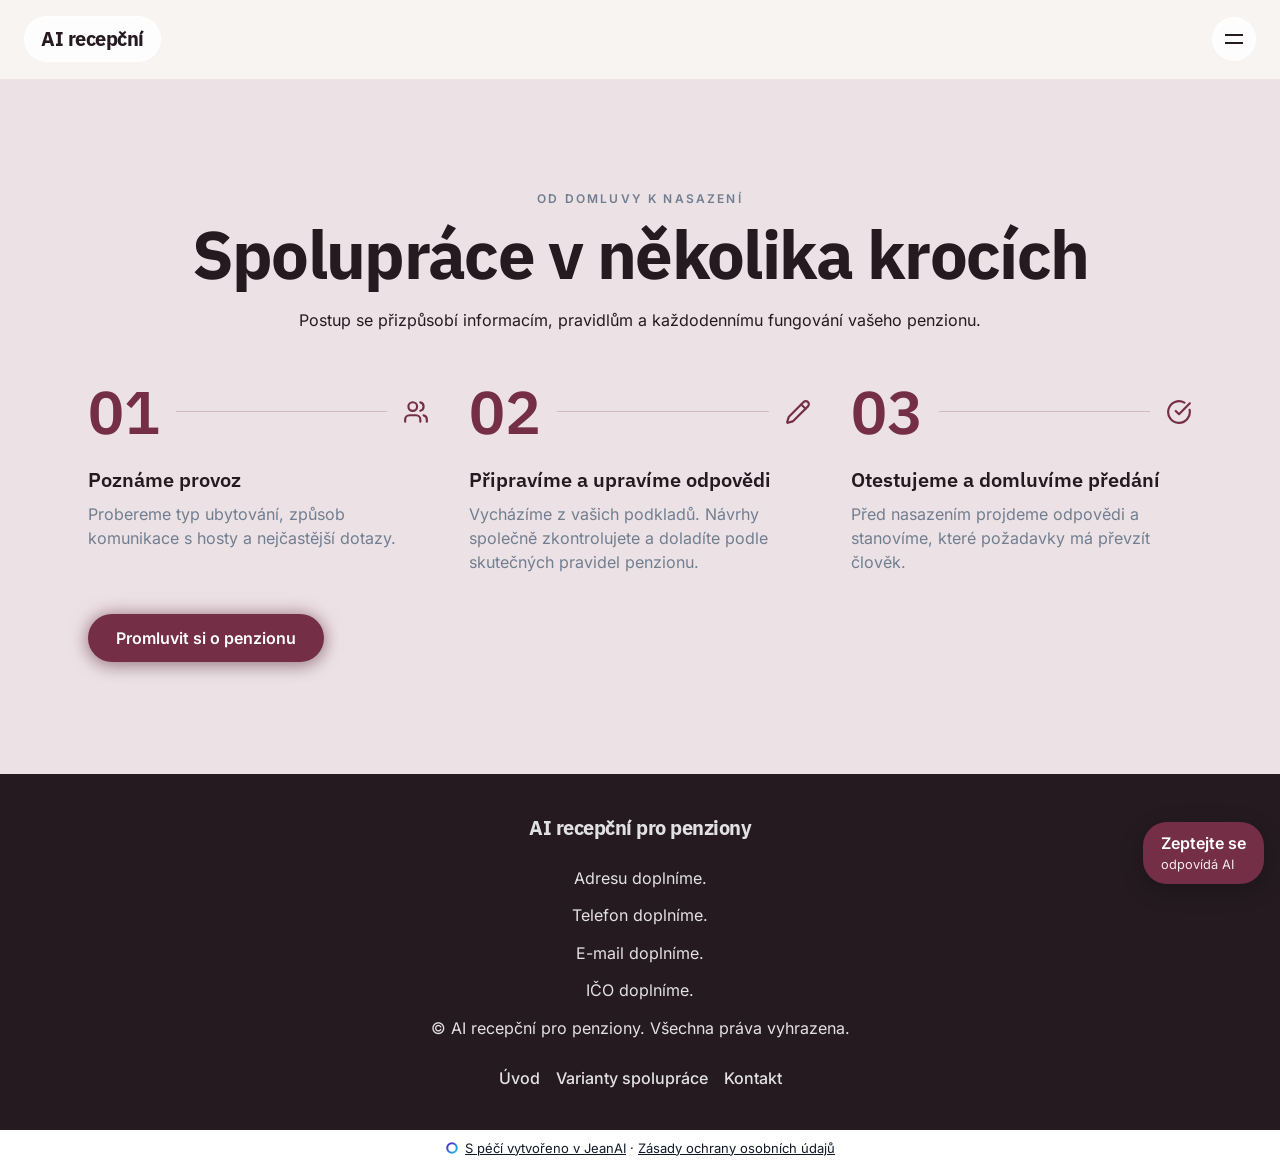
<file: od-domluvy-k-nasazeni.html>
<!DOCTYPE html>
<html lang="cs">
  <head>
    <meta charset="UTF-8" />
    <meta name="viewport" content="width=device-width, initial-scale=1.0" />
    <meta name="description" content="AI recepční odpovídá hostům penzionů na běžné dotazy podle podkladů a pravidel, které má provozovatel pod kontrolou." />
    <meta property="og:title" content="Od domluvy k nasazení" />
    <meta property="og:description" content="AI recepční odpovídá hostům penzionů na běžné dotazy podle podkladů a pravidel, které má provozovatel pod kontrolou." />
    <meta property="og:type" content="website" />
    <meta property="og:locale" content="cs" />
    <meta property="og:url" content="https://ai-recepcni-pro-penziony.jeanai-site.cz/od-domluvy-k-nasazeni.html" />
    <meta property="og:image" content="https://ai-recepcni-pro-penziony.jeanai-site.cz/og-image.jpg" />
    <meta name="twitter:card" content="summary_large_image" />
    <meta name="twitter:title" content="Od domluvy k nasazení" />
    <meta name="twitter:description" content="AI recepční odpovídá hostům penzionů na běžné dotazy podle podkladů a pravidel, které má provozovatel pod kontrolou." />
    <meta name="twitter:image" content="https://ai-recepcni-pro-penziony.jeanai-site.cz/og-image.jpg" />
    <link rel="canonical" href="https://ai-recepcni-pro-penziony.jeanai-site.cz/od-domluvy-k-nasazeni.html" />
    <script type="application/ld+json">{"@context":"https://schema.org","@graph":[{"@type":"Organization","name":"AI recepční pro penziony","url":"https://ai-recepcni-pro-penziony.jeanai-site.cz"}]}</script>
    <title>Od domluvy k nasazení</title>
    <link rel="stylesheet" href="/assets/utilities.css" />
    <link rel="stylesheet" href="/styles.css" />
  </head>
  <body>
    <div class="jean-site-shell" data-jean-motion="off" style="min-height:100vh;display:flex;flex-direction:column">
    <header data-jean-burger="{&quot;panelCss&quot;:&quot;background:#F7F4F2;border-color:color-mix(in srgb, #241A20 10%, transparent)&quot;,&quot;linkCss&quot;:&quot;color:#241A20&quot;,&quot;links&quot;:[{&quot;href&quot;:&quot;/ilustracni-konverzace.html&quot;,&quot;label&quot;:&quot;Ilustrační konverzace&quot;},{&quot;href&quot;:&quot;/#section_pomoc_v_provozu&quot;,&quot;label&quot;:&quot;Pomoc v provozu&quot;},{&quot;href&quot;:&quot;/#section_od_domluvy_k_nasazeni&quot;,&quot;label&quot;:&quot;Postup spolupráce&quot;},{&quot;href&quot;:&quot;/#section_varianty&quot;,&quot;label&quot;:&quot;Varianty&quot;},{&quot;href&quot;:&quot;/kontakt.html#section_contact&quot;,&quot;label&quot;:&quot;Kontakt&quot;},{&quot;href&quot;:&quot;/pomoc-v-kazdodennim-provozu.html&quot;,&quot;label&quot;:&quot;Pomoc v každodenním provozu&quot;},{&quot;href&quot;:&quot;/od-domluvy-k-nasazeni.html&quot;,&quot;label&quot;:&quot;Od domluvy k nasazení&quot;},{&quot;href&quot;:&quot;/varianty-spoluprace.html&quot;,&quot;label&quot;:&quot;Varianty spolupráce&quot;}],&quot;cta&quot;:null,&quot;mobileOnly&quot;:false}" class="sticky top-0 z-50" data-jean-header-look="blend" data-jean-header-intro="section_process" style="background-color:rgba(255,255,255,0.85);backdrop-filter:blur(12px);-webkit-backdrop-filter:blur(12px);border-bottom:1px solid rgba(255,255,255,0.80)" id="section_header" data-section-id="section_header" data-section-type="header">
      <div class="max-w-7xl mx-auto px-6 py-4 flex items-center justify-between gap-4">
        <span class="inline-flex items-center gap-3 px-4 py-2 rounded-full" style="background-color:rgba(255,255,255,0.82);backdrop-filter:blur(10px);-webkit-backdrop-filter:blur(10px);border:1px solid rgba(255,255,255,0.75)">
          <span class="text-xl tracking-tight flex-shrink-0" data-block-id="block_brand" data-block-type="text.heading" style="color:var(--color-text);font-family:var(--font-heading);font-weight:700">AI recepční</span>
        </span>
        <button type="button" aria-expanded="false" aria-label="Menu" class="inline-flex flex-col justify-center items-center gap-1.5 w-11 h-11 rounded-full cursor-pointer" style="background-color:rgba(255,255,255,0.82);backdrop-filter:blur(10px);-webkit-backdrop-filter:blur(10px);border:1px solid rgba(255,255,255,0.75)">
          <span style="width:18px;height:2px;background-color:var(--color-text);display:block;transition:transform .2s;transform:none"></span>
          <span style="width:18px;height:2px;background-color:var(--color-text);display:block;transition:transform .2s;transform:none"></span>
        </button>
      </div>
      
    </header>
    <div id="section_process" class="jean-motion-layer" data-jean-reveal="true" data-section-id="section_process" data-section-type="how_it_works">
    <section class="py-20 lg:py-28 jean-section-shell" data-jean-steps="numbered" style="background-color:var(--color-surface-strong)">
      <div class="max-w-6xl mx-auto px-6">
        <div class="jean-heading-group"><p class="jean-eyebrow text-center" style="color:var(--color-muted);font-family:var(--font-body);font-size:0.75rem;line-height:1.4;font-weight:600;letter-spacing:0.18em;text-transform:uppercase;margin:0 0 0.75rem">Od domluvy k nasazení</p><h2 class="text-3xl lg:text-4xl font-bold text-center mb-5" data-block-id="block_process_page_heading" data-block-type="text.heading" style="color:var(--color-text);font-family:var(--font-heading)">Spolupráce v několika krocích</h2></div>
        <div class="max-w-3xl mx-auto text-center mb-12 flex flex-col gap-4"><div><p data-block-id="block_process_page_intro" data-block-type="text.paragraph" style="color:var(--color-text);line-height:1.6;font-weight:400">Postup se přizpůsobí informacím, pravidlům a každodennímu fungování vašeho penzionu.</p></div></div>
        <div class="jean-stagger-grid grid grid-cols-1 md:grid-cols-2 lg:grid-cols-3" style="column-gap:2.5rem;row-gap:3rem"><article class="jean-step flex flex-col jean-motion-layer jean-stagger-card jean-parallax-up" data-jean-reveal="true" data-block-id="block_process_page_step1" data-block-type="card" style="transition-delay:0s">
            <div class="flex items-center gap-4 mb-6">
              <span class="text-5xl lg:text-6xl font-semibold leading-none" aria-hidden="true" data-jean-step-numeral="true" style="color:var(--color-primary);font-family:var(--font-heading);font-variant-numeric:tabular-nums">01</span>
              <span class="flex-1" aria-hidden="true" data-jean-step-rule="true" style="height:1px;background-color:var(--color-line-strong)"></span>
              <span class="shrink-0" style="color:var(--color-primary)"><svg xmlns="http://www.w3.org/2000/svg" class="lucide lucide-users" width="26" height="26" viewBox="0 0 24 24" fill="none" stroke="currentColor" stroke-width="2" stroke-linecap="round" stroke-linejoin="round" aria-hidden="true"><path d="M16 21v-2a4 4 0 0 0-4-4H6a4 4 0 0 0-4 4v2" /> <path d="M16 3.128a4 4 0 0 1 0 7.744" /> <path d="M22 21v-2a4 4 0 0 0-3-3.87" /> <circle cx="9" cy="7" r="4" /></svg></span>
            </div>
            <h3 class="text-xl font-semibold mb-2" style="color:var(--color-text)">Poznáme provoz</h3><p style="color:var(--color-muted)">Probereme typ ubytování, způsob komunikace s hosty a nejčastější dotazy.</p>
          </article>
          <article class="jean-step flex flex-col jean-motion-layer jean-stagger-card jean-parallax-down" data-jean-reveal="true" data-block-id="block_process_page_step2" data-block-type="card" style="transition-delay:0.08s">
            <div class="flex items-center gap-4 mb-6">
              <span class="text-5xl lg:text-6xl font-semibold leading-none" aria-hidden="true" data-jean-step-numeral="true" style="color:var(--color-primary);font-family:var(--font-heading);font-variant-numeric:tabular-nums">02</span>
              <span class="flex-1" aria-hidden="true" data-jean-step-rule="true" style="height:1px;background-color:var(--color-line-strong)"></span>
              <span class="shrink-0" style="color:var(--color-primary)"><svg xmlns="http://www.w3.org/2000/svg" class="lucide lucide-pencil" width="26" height="26" viewBox="0 0 24 24" fill="none" stroke="currentColor" stroke-width="2" stroke-linecap="round" stroke-linejoin="round" aria-hidden="true"><path d="M21.174 6.812a1 1 0 0 0-3.986-3.987L3.842 16.174a2 2 0 0 0-.5.83l-1.321 4.352a.5.5 0 0 0 .623.622l4.353-1.32a2 2 0 0 0 .83-.497z" /> <path d="m15 5 4 4" /></svg></span>
            </div>
            <h3 class="text-xl font-semibold mb-2" style="color:var(--color-text)">Připravíme a upravíme odpovědi</h3><p style="color:var(--color-muted)">Vycházíme z vašich podkladů. Návrhy společně zkontrolujete a doladíte podle skutečných pravidel penzionu.</p>
          </article>
          <article class="jean-step flex flex-col jean-motion-layer jean-stagger-card jean-parallax-up" data-jean-reveal="true" data-block-id="block_process_page_step3" data-block-type="card" style="transition-delay:0.16s">
            <div class="flex items-center gap-4 mb-6">
              <span class="text-5xl lg:text-6xl font-semibold leading-none" aria-hidden="true" data-jean-step-numeral="true" style="color:var(--color-primary);font-family:var(--font-heading);font-variant-numeric:tabular-nums">03</span>
              <span class="flex-1" aria-hidden="true" data-jean-step-rule="true" style="height:1px;background-color:var(--color-line-strong)"></span>
              <span class="shrink-0" style="color:var(--color-primary)"><svg xmlns="http://www.w3.org/2000/svg" class="lucide lucide-circle-check-big" width="26" height="26" viewBox="0 0 24 24" fill="none" stroke="currentColor" stroke-width="2" stroke-linecap="round" stroke-linejoin="round" aria-hidden="true"><path d="M21.801 10A10 10 0 1 1 17 3.335" /> <path d="m9 11 3 3L22 4" /></svg></span>
            </div>
            <h3 class="text-xl font-semibold mb-2" style="color:var(--color-text)">Otestujeme a domluvíme předání</h3><p style="color:var(--color-muted)">Před nasazením projdeme odpovědi a stanovíme, které požadavky má převzít člověk.</p>
          </article></div>
        <div class="mt-10 flex flex-col gap-5"><div><div data-block-id="block_process_page_cta" data-block-type="button"><a href="/kontakt.html#section_contact" style="display:inline-block;padding:.75rem 1.75rem;font-weight:600;border-radius:9999px;color:var(--color-on-primary, #fff);background:var(--color-primary);border:none;box-shadow:0 0 18px color-mix(in srgb, var(--color-primary) 55%, transparent), 0 6px 16px rgba(0,0,0,0.16)">Promluvit si o penzionu</a></div></div></div>
      </div>
    </section>
    </div>
    <footer class="py-10 mt-auto" style="background-color:#241A20;color:rgba(255,255,255,0.87);--color-text:rgba(255,255,255,0.87);--color-heading:#ffffff;--color-muted:rgba(255,255,255,0.64);--color-surface:rgba(255,255,255,0.08);--color-surface-tint:rgba(255,255,255,0.1);--color-surface-strong:rgba(255,255,255,0.14);--color-card:rgba(255,255,255,0.08);--color-card-strong:rgba(255,255,255,0.12);--color-line:rgba(255,255,255,0.14);--color-line-strong:rgba(255,255,255,0.24);--color-nav:rgba(255,255,255,0.08);--color-nav-border:rgba(255,255,255,0.16);--color-image-placeholder:rgba(255,255,255,0.08)" id="section_footer" data-section-id="section_footer" data-section-type="footer">
      <div class="max-w-7xl mx-auto px-6 flex flex-col gap-6">
        <div class="text-center"><span class="text-xl font-bold tracking-tight" data-block-id="block_footer_brand" data-block-type="text.heading" style="color:var(--color-text);font-family:var(--font-heading)">AI recepční pro penziony</span></div>
        <div class="text-center max-w-3xl mx-auto flex flex-col gap-3"><div><p data-block-id="block_footer_address" data-block-type="text.paragraph" style="color:var(--color-text);line-height:1.6;font-weight:400">Adresu doplníme.</p></div>
          <div><p data-block-id="block_footer_phone" data-block-type="text.paragraph" style="color:var(--color-text);line-height:1.6;font-weight:400">Telefon doplníme.</p></div>
          <div><p data-block-id="block_footer_email" data-block-type="text.paragraph" style="color:var(--color-text);line-height:1.6;font-weight:400">E-mail doplníme.</p></div>
          <div><p data-block-id="block_footer_ico" data-block-type="text.paragraph" style="color:var(--color-text);line-height:1.6;font-weight:400">IČO doplníme.</p></div>
          <div><p data-block-id="block_footer_copyright" data-block-type="text.paragraph" style="color:var(--color-text);line-height:1.6;font-weight:400">© AI recepční pro penziony. Všechna práva vyhrazena.</p></div></div>
        <div class="flex flex-col items-center gap-3"><div><nav data-block-id="block_footer_links" data-block-type="nav_links" style="display:flex;flex-wrap:wrap;justify-content:center;gap:1rem"><a href="/#section_hero" style="color:var(--color-text);font-weight:500">Úvod</a><a href="/#section_varianty" style="color:var(--color-text);font-weight:500">Varianty spolupráce</a><a href="/kontakt.html#section_contact" style="color:var(--color-text);font-weight:500">Kontakt</a></nav></div></div>
        
        
      </div>
    </footer><div data-jean-identification="1" aria-label="Údaje o provozovateli" style="background:#FFFFFF!important;color:#111827!important;font-family:var(--font-body, ui-sans-serif), system-ui, -apple-system, sans-serif;font-size:13px!important;line-height:1.6!important;padding:8px 16px;text-align:center;word-break:break-word;display:block!important;visibility:visible!important;opacity:1!important;position:static!important;height:auto!important;max-height:none!important;overflow:visible!important;clip-path:none!important;transform:none!important;content-visibility:visible!important"><span style="display:block!important;visibility:visible!important;opacity:1!important;color:inherit!important;font-size:13px!important;line-height:1.6!important;position:static!important;height:auto!important;max-height:none!important;overflow:visible!important;clip-path:none!important;transform:none!important;text-indent:0!important;letter-spacing:normal!important;word-spacing:normal!important;content-visibility:visible!important"><a href="https://jeanai.cz" rel="noopener" style="display:inline!important;text-decoration:underline;visibility:visible!important;opacity:1!important;color:inherit!important;font-size:13px!important;line-height:1.6!important;position:static!important;height:auto!important;max-height:none!important;overflow:visible!important;clip-path:none!important;transform:none!important;text-indent:0!important;letter-spacing:normal!important;word-spacing:normal!important;content-visibility:visible!important"><svg aria-hidden="true" focusable="false" width="14" height="14" viewBox="0 0 128 128" style="display:inline-block!important;visibility:visible!important;opacity:1!important;width:14px!important;height:14px!important;vertical-align:-2px;margin-right:6px"><defs><linearGradient id="jean-mark-ring" x1="0" y1="0" x2="1" y2="1"><stop offset="0" stop-color="#5814cf"/><stop offset="1" stop-color="#12c9e6"/></linearGradient></defs><circle cx="64" cy="64" r="43.5" fill="none" stroke="url(#jean-mark-ring)" stroke-width="19"/></svg>S péčí vytvořeno v JeanAI</a> · <a href="/soukromi.html" style="display:inline!important;text-decoration:underline;visibility:visible!important;opacity:1!important;color:inherit!important;font-size:13px!important;line-height:1.6!important;position:static!important;height:auto!important;max-height:none!important;overflow:visible!important;clip-path:none!important;transform:none!important;text-indent:0!important;letter-spacing:normal!important;word-spacing:normal!important;content-visibility:visible!important">Zásady ochrany osobních údajů</a></span></div>
    </div>
    <script>
(function () {
  "use strict";

  function styled(tag, css) {
    var el = document.createElement(tag);
    el.style.cssText = css;
    return el;
  }

  // ── gallery lightbox — parity with the React modal, clicks only ──
  var galleries = document.querySelectorAll('[data-jean-lightbox]');
  for (var g = 0; g < galleries.length; g += 1) (function (sectionEl) {
    var figures = sectionEl.querySelectorAll('figure');
    var managedMount = sectionEl.getAttribute('data-jean-lightbox') === 'managed';
    if (figures.length === 0 && !managedMount) return;
    var items = [];
    for (var i = 0; i < figures.length; i += 1) {
      var img = figures[i].querySelector('img');
      items.push({
        src: img ? (img.getAttribute('data-jean-full') || img.getAttribute('src') || '') : '',
        alt: img ? (img.getAttribute('alt') || '') : '',
      });
    }

    var idx = -1;
    var overlay = null;
    var imgEl = null;
    var counterEl = null;

    function close() {
      if (overlay && overlay.parentNode) overlay.parentNode.removeChild(overlay);
      overlay = null;
      idx = -1;
    }
    function show(next) {
      idx = Math.max(0, Math.min(items.length - 1, next));
      imgEl.src = items[idx].src;
      imgEl.alt = items[idx].alt;
      counterEl.textContent = (idx + 1) + ' / ' + items.length;
    }
    function navButton(placementCss, text, onClick) {
      var btn = styled('button', 'position:absolute;' + placementCss + ';padding:0.75rem;border-radius:9999px;background:rgba(255,255,255,0.15);color:#fff;border:none;cursor:pointer');
      btn.type = 'button';
      btn.textContent = text;
      btn.addEventListener('click', function (e) { e.stopPropagation(); onClick(); });
      return btn;
    }
    function open(start) {
      overlay = styled('div', 'position:fixed;inset:0;z-index:100;display:flex;align-items:center;justify-content:center;background:rgba(0,0,0,0.92)');
      overlay.addEventListener('click', close);
      var wrap = styled('div', 'position:relative');
      wrap.addEventListener('click', function (e) { e.stopPropagation(); });
      imgEl = styled('img', 'max-height:85vh;max-width:90vw;border-radius:0.75rem;object-fit:contain;box-shadow:0 25px 50px rgba(0,0,0,0.5)');
      wrap.appendChild(imgEl);
      counterEl = styled('div', 'position:absolute;bottom:1rem;left:50%;transform:translateX(-50%);font-size:0.875rem;color:rgba(255,255,255,0.7)');
      overlay.appendChild(wrap);
      overlay.appendChild(navButton('left:1rem;top:50%;transform:translateY(-50%);font-size:1.5rem', '\u2190', function () { show(idx - 1); }));
      overlay.appendChild(navButton('right:1rem;top:50%;transform:translateY(-50%);font-size:1.5rem', '\u2192', function () { show(idx + 1); }));
      overlay.appendChild(navButton('top:1rem;right:1rem;font-size:1.2rem;line-height:1', '\u00d7', close));
      overlay.appendChild(counterEl);
      document.body.appendChild(overlay);
      show(start);
    }

    // 8z56 W-2a — a MANAGED gallery's figures are its collection's, and the
    // live refresh replaces them after this runs: one delegate on the section,
    // the list read at the click, and a placeholder panel never opens.
    if (managedMount) {
      sectionEl.addEventListener('click', function (e) {
        var fig = e && e.target && e.target.closest ? e.target.closest('figure') : null;
        if (!fig || fig.closest('[data-jean-placeholder]')) return;
        var live = sectionEl.querySelectorAll('figure');
        var at = -1;
        items = [];
        for (var k = 0; k < live.length; k += 1) {
          if (live[k].closest('[data-jean-placeholder]')) continue;
          if (live[k] === fig) at = items.length;
          var liveImg = live[k].querySelector('img');
          items.push({
            src: liveImg ? (liveImg.getAttribute('data-jean-full') || liveImg.getAttribute('src') || '') : '',
            alt: liveImg ? (liveImg.getAttribute('alt') || '') : '',
          });
        }
        if (at >= 0) open(at);
      });
      return;
    }

    for (var f = 0; f < figures.length; f += 1) (function (fi) {
      figures[fi].addEventListener('click', function () { open(fi); });
    })(f);
  })(galleries[g]);

  // ── a picture that opens (8z46 QL-24a) ──
  // Bound to img[data-jean-image-open], which the renderer stamps on a picture
  // whose block or site says it opens. Never in the editor's canvas: the
  // overlay's own script is on that page (script[data-jean-overlay]) and a
  // click there selects the block, so the click is left to it.
  //
  // From the keyboard too (8z46 leftover, 8z50 run): the picture is in the Tab
  // order and opens on Enter or Space; the dialog takes the focus on its close
  // button and keeps Tab inside; closing it, any way, gives the focus back to
  // the picture that opened it. The canvas is asked at the moment of the key,
  // as at the click: its overlay script comes after this one on the page.
  var openables = document.querySelectorAll('img[data-jean-image-open]');
  if (openables.length > 0) (function () {
    var box = null;
    var boxImg = null;
    var boxCaption = null;
    var boxCounter = null;
    var boxClose = null;
    var opener = null;
    var group = [];
    var at = -1;

    function inEditorCanvas() {
      return typeof document.querySelector === 'function' && Boolean(document.querySelector('script[data-jean-overlay]'));
    }
    function sameSection(img) {
      var root = typeof img.closest === 'function' ? img.closest('[data-section-id]') : null;
      if (!root) return [img];
      var list = root.querySelectorAll('img[data-jean-image-open]');
      var out = [];
      for (var i = 0; i < list.length; i += 1) out.push(list[i]);
      return out.length ? out : [img];
    }
    function paint() {
      var img = group[at];
      boxImg.src = img.getAttribute('data-jean-full') || img.getAttribute('src') || '';
      boxImg.alt = img.getAttribute('alt') || '';
      boxCaption.textContent = boxImg.alt;
      boxCaption.style.display = boxImg.alt ? 'block' : 'none';
      if (boxCounter) boxCounter.textContent = (at + 1) + ' / ' + group.length;
    }
    function step(delta) {
      if (group.length < 2) return;
      at = (at + delta + group.length) % group.length;
      paint();
    }
    function inside(el) {
      for (var x = el; x; x = x.parentNode) if (x === box) return true;
      return false;
    }
    function keepTabInside(e) {
      var buttons = box.querySelectorAll('button');
      if (!buttons.length) return;
      var first = buttons[0];
      var last = buttons[buttons.length - 1];
      var active = document.activeElement;
      if (e.shiftKey ? (active === first || !inside(active)) : (active === last || !inside(active))) {
        if (typeof e.preventDefault === 'function') e.preventDefault();
        (e.shiftKey ? last : first).focus();
      }
    }
    function onKey(e) {
      if (!box) return;
      if (e.key === 'Escape') shut();
      else if (e.key === 'ArrowRight') step(1);
      else if (e.key === 'ArrowLeft') step(-1);
      else if (e.key === 'Tab') keepTabInside(e);
    }
    function shut() {
      if (box && box.parentNode) box.parentNode.removeChild(box);
      box = null;
      boxClose = null;
      at = -1;
      if (typeof document.removeEventListener === 'function') document.removeEventListener('keydown', onKey);
      var back = opener;
      opener = null;
      if (back && typeof back.focus === 'function') back.focus();
    }
    function control(placementCss, text, onClick) {
      var btn = styled('button', 'position:absolute;' + placementCss + ';padding:0.75rem;border-radius:9999px;background:rgba(255,255,255,0.15);color:#fff;border:none;cursor:pointer');
      btn.type = 'button';
      btn.textContent = text;
      btn.addEventListener('click', function (e) { e.stopPropagation(); onClick(); });
      return btn;
    }
    function open(img) {
      opener = img;
      group = sameSection(img);
      at = Math.max(0, group.indexOf(img));
      box = styled('div', 'position:fixed;inset:0;z-index:101;display:flex;flex-direction:column;align-items:center;justify-content:center;gap:1rem;padding:1.5rem;background:rgba(0,0,0,0.9);cursor:zoom-out');
      box.setAttribute('role', 'dialog');
      box.setAttribute('aria-modal', 'true');
      box.addEventListener('click', shut);
      boxImg = styled('img', 'max-height:80vh;max-width:92vw;border-radius:0.75rem;object-fit:contain;box-shadow:0 25px 50px rgba(0,0,0,0.5);cursor:default');
      boxImg.addEventListener('click', function (e) { e.stopPropagation(); });
      boxCaption = styled('p', 'margin:0;max-width:60rem;text-align:center;color:#fff;font-size:0.95rem;line-height:1.5');
      box.appendChild(boxImg);
      box.appendChild(boxCaption);
      boxCounter = null;
      if (group.length > 1) {
        boxCounter = styled('div', 'font-size:0.875rem;color:rgba(255,255,255,0.7)');
        box.appendChild(boxCounter);
        box.appendChild(control('left:1rem;top:50%;transform:translateY(-50%);font-size:1.5rem', '\u2190', function () { step(-1); }));
        box.appendChild(control('right:1rem;top:50%;transform:translateY(-50%);font-size:1.5rem', '\u2192', function () { step(1); }));
      }
      boxClose = control('top:1rem;right:1rem;font-size:1.2rem;line-height:1', '\u00d7', shut);
      box.appendChild(boxClose);
      document.body.appendChild(box);
      if (typeof document.addEventListener === 'function') document.addEventListener('keydown', onKey);
      paint();
      if (typeof boxClose.focus === 'function') boxClose.focus();
    }
    for (var o = 0; o < openables.length; o += 1) (function (img) {
      if (img.getAttribute('tabindex') === null) img.setAttribute('tabindex', '0');
      img.setAttribute('role', 'button');
      img.addEventListener('click', function (e) {
        if (inEditorCanvas()) return;
        if (e && e.defaultPrevented) return;
        open(img);
      });
      // Enter opens on the press, Space on the release, as a button does: the
      // focus moves onto the close button when it opens, and a Space released
      // there would click it shut again. A held Enter opens once (its repeats
      // would press the close button, then the picture, in turn), and Space
      // opens only on the release of a press that began on this picture.
      var spacePressed = false;
      img.addEventListener('keydown', function (e) {
        if (box || inEditorCanvas()) return;
        if (e.key !== 'Enter' && e.key !== ' ') return;
        if (typeof e.preventDefault === 'function') e.preventDefault();
        if (e.repeat) return;
        if (e.key === 'Enter') open(img);
        else spacePressed = true;
      });
      img.addEventListener('keyup', function (e) {
        if (e.key !== ' ') return;
        var pressedHere = spacePressed;
        spacePressed = false;
        if (!pressedHere || box || inEditorCanvas()) return;
        if (typeof e.preventDefault === 'function') e.preventDefault();
        open(img);
      });
    })(openables[o]);
  })();

  // ── paged menu — the pager the mount render froze on page one ──
  var menus = document.querySelectorAll('[data-jean-menu-paged]');
  for (var m = 0; m < menus.length; m += 1) (function (sectionEl) {
    var pages = sectionEl.querySelectorAll('[data-jean-menu-page]');
    if (pages.length === 0) return;

    var prev = null;
    var next = null;
    var nums = [];
    var buttons = sectionEl.querySelectorAll('button');
    for (var i = 0; i < buttons.length; i += 1) {
      var label = (buttons[i].textContent || '').trim();
      if (label === '\u2190') prev = buttons[i];
      else if (label === '\u2192') next = buttons[i];
      else if (/^[0-9]+$/.test(label)) nums.push(buttons[i]);
    }
    var counter = null;
    var divs = sectionEl.querySelectorAll('div');
    for (var d = 0; d < divs.length; d += 1) {
      if (/^[0-9]+ \/ [0-9]+$/.test((divs[d].textContent || '').trim()) && !divs[d].querySelector('div')) {
        counter = divs[d];
        break;
      }
    }

    var current = 0;
    for (var p0 = 0; p0 < pages.length; p0 += 1) {
      if (pages[p0].style.display !== 'none') { current = p0; break; }
    }

    function setPage(n) {
      current = Math.max(0, Math.min(pages.length - 1, n));
      for (var p = 0; p < pages.length; p += 1) {
        pages[p].style.display = p === current ? 'block' : 'none';
      }
      if (counter) counter.textContent = (current + 1) + ' / ' + pages.length;
      if (prev) { prev.disabled = current === 0; prev.style.opacity = current === 0 ? '0.5' : '1'; }
      if (next) { next.disabled = current === pages.length - 1; next.style.opacity = current === pages.length - 1 ? '0.5' : '1'; }
      for (var b = 0; b < nums.length; b += 1) {
        var active = b === current;
        nums[b].style.border = active ? '1px solid var(--color-primary)' : '1px solid var(--color-line)';
        nums[b].style.backgroundColor = active ? 'color-mix(in srgb, var(--color-primary) 12%, white)' : 'var(--color-surface)';
        nums[b].style.color = active ? 'var(--color-primary)' : 'var(--color-text)';
      }
    }

    if (prev) prev.addEventListener('click', function () { setPage(current - 1); });
    if (next) next.addEventListener('click', function () { setPage(current + 1); });
    for (var nb = 0; nb < nums.length; nb += 1) (function (k) {
      nums[k].addEventListener('click', function () { setPage(k); });
    })(nb);
  })(menus[m]);

  // ── burger header — the drawer the mount render never painted ──
  //
  // DELEGATED from the document on purpose (8z52 QC-4), rather than bound to
  // the buttons this script finds at load. The editor's canvas swaps a changed
  // section's markup in place (canvasMorph.ts), and a listener left on the
  // button that was there at load sits on a node the page no longer holds: the
  // drawer opened once and then never again, so a header carrying
  // data-jean-burger — which is every header with a link or a CTA — had to
  // remount the whole canvas document for every edit to its text. A delegate
  // reads the header out of the event, so a header swapped in an hour later
  // behaves exactly like the one that loaded, and nobody has to re-initialise
  // anything for it.
  //
  // Which costs a rule: NO STATE IN A CLOSURE, because a closure describes the
  // header that was. The state is the DOM. Whether the drawer is open is the
  // button's aria-expanded — the attribute a screen reader is told anyway —
  // and the panel is the element carrying jean-burger-panel, built on open
  // and removed on close. A swapped header arrives with neither, and that is
  // the honest answer: the markup the renderer writes has the drawer shut.
  //
  // NOTE: no backticks anywhere below. The whole script is a JS template
  // literal, and a backtick in a COMMENT closes it — the error lands on a line
  // that looks fine.
  function burgerPanelOf(headerEl) {
    return headerEl.querySelector('.jean-burger-panel');
  }

  function buildBurgerPanel(data) {
    // Two shapes, because the two headers are two compositions. An overlay
    // header's drawer IS its navigation at every width, so it stays the
    // floating rounded card. The other three keep their nav on the desktop
    // and only borrow this below the md breakpoint, so their panel is a
    // full-width sheet under the bar — and it carries the md:hidden class, or
    // a reader who opens it on a phone and then widens the window is left
    // with a panel duplicating the nav bar above it.
    //
    // RESOLVED colours from the drawer data, never var(--color-*): this panel
    // hangs INSIDE the header, and a header on a dark ground scopes its own
    // --color-text / --color-line overrides to that element while leaving
    // --color-bg alone. A panel reading those tokens paints the page's white
    // background under the header's white text — invisible. Measured live.
    var face = data.panelCss || 'background:#FFFFFF;border-color:rgba(15,23,42,0.12)';
    var inkCss = data.linkCss || 'color:#0F172A';
    var panel = data.mobileOnly
      ? styled('div', 'padding:0 1.5rem 1.25rem;border-top-width:1px;border-top-style:solid;' + face)
      : styled('div', 'margin:0 1.5rem;border-radius:1rem;padding:2rem;border-width:1px;border-style:solid;box-shadow:0 24px 60px rgba(0,0,0,0.18);' + face);
    // jean-burger-panel is how the delegate finds an open drawer again; it is
    // a class and not a data-jean-* name on purpose, so it stays out of the
    // swap decision canvasMorph.ts makes from those names.
    panel.className = data.mobileOnly ? 'jean-burger-panel md:hidden' : 'jean-burger-panel';
    var nav = styled('nav', 'display:flex;flex-direction:column;gap:1rem');
    var links = Array.isArray(data.links) ? data.links : [];
    for (var i = 0; i < links.length; i += 1) {
      var a = styled('a', 'font-size:1.125rem;font-weight:500;text-decoration:none;' + inkCss);
      a.href = links[i].href || '#';
      a.textContent = links[i].label || 'Link';
      nav.appendChild(a);
    }
    panel.appendChild(nav);
    if (data.cta && data.cta.label) {
      var cta = styled('a', 'display:inline-flex;align-items:center;padding:0.625rem 1.5rem;margin-top:1.5rem;font-size:0.875rem;font-weight:600;text-decoration:none;' + (data.cta.css || ''));
      cta.href = data.cta.href || '#';
      cta.textContent = data.cta.label;
      panel.appendChild(cta);
    }
    return panel;
  }

  function paintBurgerButton(btn, open) {
    btn.setAttribute('aria-expanded', open ? 'true' : 'false');
    // TWO bars on the overlay burger, THREE on the others — and the middle
    // one has to go, or the X keeps a stroke through its centre. Written off
    // the actual count rather than a layout flag, so a burger that grows or
    // loses a bar animates correctly without this knowing which it was.
    var spans = btn.querySelectorAll('span');
    if (spans.length >= 3) {
      spans[0].style.transform = open ? 'translateY(9px) rotate(45deg)' : 'none';
      spans[1].style.opacity = open ? '0' : '1';
      spans[2].style.transform = open ? 'translateY(-9px) rotate(-45deg)' : 'none';
    } else if (spans.length === 2) {
      spans[0].style.transform = open ? 'translateY(4px) rotate(45deg)' : 'none';
      spans[1].style.transform = open ? 'translateY(-4px) rotate(-45deg)' : 'none';
    }
  }

  function shutBurger(headerEl) {
    var panel = burgerPanelOf(headerEl);
    if (panel && panel.parentNode) panel.parentNode.removeChild(panel);
    var btn = headerEl.querySelector('button[aria-label="Menu"]');
    if (btn) paintBurgerButton(btn, false);
  }

  function toggleBurger(headerEl, btn) {
    if (burgerPanelOf(headerEl)) { shutBurger(headerEl); return; }
    var data;
    try { data = JSON.parse(headerEl.getAttribute('data-jean-burger') || '{}'); } catch (err) { return; }
    headerEl.appendChild(buildBurgerPanel(data));
    paintBurgerButton(btn, true);
  }

  if (typeof document.addEventListener === 'function') {
    document.addEventListener('click', function (ev) {
      var target = ev && ev.target;
      if (!target || typeof target.closest !== 'function') return;
      var btn = target.closest('button[aria-label="Menu"]');
      var headerEl = (btn || target).closest('[data-jean-burger]');
      // A burger button in a header with no drawer data has nothing to open —
      // the renderer drops the attribute when the drawer would be empty.
      if (!headerEl) return;
      if (btn) { toggleBurger(headerEl, btn); return; }
      // A link inside the open drawer: the browser follows it, and the drawer
      // that covered the page goes with it — the close the per-link listener
      // used to do, now without a listener per link.
      var link = target.closest('a');
      if (link && link.closest('.jean-burger-panel')) shutBurger(headerEl);
    });
  }

  // ── click-to-load video (SF-1b) — the iframe is CREATED, never rendered ──
  //
  // The page ships a placeholder that is a link to the video's own page, so a
  // reader with no JavaScript still gets the video. With JavaScript, the click
  // is intercepted and the embed is built here instead — which is the only
  // moment a visitor's browser talks to YouTube or Vimeo, and it happens
  // because they asked. autoplay=1 is added so the click that replaced the
  // poster also starts the video: one click, not two. (No backticks in this
  // literal - one ends it, which is what the header two hundred lines up says.)
  var videos = document.querySelectorAll('[data-jean-video]');
  for (var vi = 0; vi < videos.length; vi += 1) (function (holder) {
    var trigger = holder.querySelector('[data-jean-video-play]');
    if (!trigger) return;
    trigger.addEventListener('click', function (ev) {
      var src = holder.getAttribute('data-jean-video');
      // No embed URL means the link is the only answer there is — let it open.
      if (!src) return;
      // The placeholder IS an <a href> to the video's own page, so the browser
      // gestures for „open this elsewhere" must keep working: a modifier click
      // or a middle click follows the link instead of being swallowed into an
      // autoplaying iframe in place (review of #1436).
      if (ev.metaKey || ev.ctrlKey || ev.shiftKey || ev.altKey) return;
      if (typeof ev.button === 'number' && ev.button !== 0) return;
      ev.preventDefault();
      var frame = document.createElement('iframe');
      frame.setAttribute('src', src + (src.indexOf('?') === -1 ? '?' : '&') + 'autoplay=1');
      frame.setAttribute('allow', 'accelerometer; autoplay; encrypted-media; gyroscope; picture-in-picture; fullscreen');
      frame.setAttribute('allowfullscreen', '');
      frame.setAttribute('title', trigger.getAttribute('aria-label') || 'Video');
      frame.style.cssText = 'position:absolute;inset:0;width:100%;height:100%;border:0';
      holder.textContent = '';
      holder.appendChild(frame);
    });
  })(videos[vi]);
})();
</script>
    <script>
(function () {
  var headers = document.querySelectorAll('header[data-jean-header-look="blend"]');
  if (!headers.length) return;
  var limits = [];
  var frame = 0;
  function introOf(header) {
    var id = header.getAttribute('data-jean-header-intro');
    if (!id) return null;
    var shells = document.querySelectorAll('[data-section-id]');
    for (var i = 0; i < shells.length; i += 1) {
      if (shells[i].getAttribute('data-section-id') === id) return shells[i];
    }
    return null;
  }
  function measure() {
    var top = window.pageYOffset || document.documentElement.scrollTop || 0;
    for (var i = 0; i < headers.length; i += 1) {
      var intro = introOf(headers[i]);
      var bottom = intro ? intro.getBoundingClientRect().bottom + top : 0;
      limits[i] = Math.max(1, bottom - headers[i].offsetHeight);
    }
  }
  function update() {
    frame = 0;
    var y = window.pageYOffset || document.documentElement.scrollTop || 0;
    for (var i = 0; i < headers.length; i += 1) {
      var painted = y >= limits[i];
      if (painted === headers[i].hasAttribute('data-jean-header-painted')) continue;
      if (painted) headers[i].setAttribute('data-jean-header-painted', 'true');
      else headers[i].removeAttribute('data-jean-header-painted');
    }
  }
  function remeasure() { measure(); update(); }
  remeasure();
  window.addEventListener('scroll', function () {
    if (!frame) frame = window.requestAnimationFrame(update);
  }, { passive: true });
  window.addEventListener('resize', remeasure);
  window.addEventListener('load', remeasure);
  if (document.fonts && document.fonts.ready) document.fonts.ready.then(remeasure);
  if (typeof window.ResizeObserver === 'function') {
    var watcher = new window.ResizeObserver(remeasure);
    for (var j = 0; j < headers.length; j += 1) {
      var shell = introOf(headers[j]);
      if (shell) watcher.observe(shell);
    }
  }
})();
</script>
<script>(function(){var n=navigator,d=document,e="https://jeanai.onrender.com/v1/public/sites/79900e7c-6b7e-4bf4-8d3b-d65f75664876/pv";if(n.webdriver)return;function s(){try{var u=new URL(location.href),q=u.searchParams,k=q.get("k"),b=JSON.stringify({p:u.pathname,k:k});window.fetch?fetch(e,{method:"POST",body:b,keepalive:!0,credentials:"omit"}).catch(Boolean):n.sendBeacon&&n.sendBeacon(e,b);if(k!==null){q.delete("k");history.replaceState(history.state,"",u.pathname+u.search+u.hash)}}catch(x){}}d.prerendering?d.addEventListener("prerenderingchange",s,{once:!0}):s()})()</script>
<style>#jean-reception{--jr-fill:var(--color-primary);--jr-on-fill:var(--color-on-primary);--jr-bg:var(--color-bg);--jr-text:var(--color-text);--jr-line:var(--color-line, currentColor);position:fixed;right:16px;bottom:16px;z-index:2147483000;font:inherit;line-height:1.4;max-width:calc(100vw - 32px)}#jean-reception.is-inline{position:static;max-width:none}#jean-reception *{box-sizing:border-box}#jean-reception .jean-reception-launcher{display:inline-flex;flex-direction:column;align-items:flex-start;gap:2px;padding:10px 18px;border:0;border-radius:var(--jean-radius,24px);background:var(--jr-fill);color:var(--jr-on-fill);font:inherit;cursor:pointer;box-shadow:0 6px 24px rgba(0,0,0,.2)}#jean-reception .jean-reception-launcher:focus-visible,#jean-reception button:focus-visible,#jean-reception textarea:focus-visible,#jean-reception a:focus-visible{outline:2px solid currentColor;outline-offset:2px}#jean-reception .jean-reception-label{font-weight:600}#jean-reception .jean-reception-ai{font-size:.8em;opacity:.9}#jean-reception .jean-reception-panel{position:absolute;right:0;bottom:calc(100% + 10px);width:min(360px,calc(100vw - 32px));max-height:min(70vh,560px);display:flex;flex-direction:column;background:var(--jr-bg);color:var(--jr-text);border:1px solid var(--jr-line);border-radius:var(--jean-radius,16px);box-shadow:0 18px 48px rgba(0,0,0,.25);overflow:hidden}#jean-reception.is-inline .jean-reception-panel{position:static;margin-top:10px}#jean-reception .jean-reception-panel[hidden],#jean-reception [hidden]{display:none}#jean-reception .jean-reception-head{display:flex;align-items:flex-start;justify-content:space-between;gap:12px;padding:12px 14px;background:var(--jr-fill);color:var(--jr-on-fill)}#jean-reception .jean-reception-title{margin:0;font-size:1em;font-weight:600}#jean-reception .jean-reception-head .jean-reception-ai{margin:2px 0 0}#jean-reception .jean-reception-head .jean-reception-privacy{color:inherit;text-decoration:underline;font-size:.8em;opacity:.9}#jean-reception .jean-reception-close{border:0;background:transparent;color:inherit;font:inherit;font-size:1.25em;line-height:1;cursor:pointer;padding:2px 6px}#jean-reception .jean-reception-contacts{margin:0;padding:8px 14px;font-size:.9em;border-bottom:1px solid var(--jr-line)}#jean-reception .jean-reception-contacts a,#jean-reception .jean-reception-handover a{color:inherit;text-decoration:underline}#jean-reception .jean-reception-log{list-style:none;margin:0;padding:12px 14px;overflow-y:auto;flex:1 1 auto;display:flex;flex-direction:column;gap:10px}#jean-reception .jean-reception-turn{margin:0;white-space:pre-wrap;overflow-wrap:anywhere}#jean-reception .jean-reception-turn.is-visitor{align-self:flex-end;max-width:85%;padding:8px 12px;border-radius:12px;background:var(--jr-fill);color:var(--jr-on-fill)}#jean-reception .jean-reception-who{display:block;font-size:.75em;opacity:.8}#jean-reception .jean-reception-status{margin:0;padding:0 14px 6px;font-size:.85em;min-height:1em}#jean-reception .jean-reception-form{display:flex;gap:8px;padding:10px 14px;border-top:1px solid var(--jr-line)}#jean-reception .jean-reception-input{flex:1 1 auto;min-width:0;resize:none;font:inherit;color:inherit;background:transparent;border:1px solid var(--jr-line);border-radius:10px;padding:8px 10px}#jean-reception .jean-reception-send{border:0;border-radius:10px;padding:8px 14px;background:var(--jr-fill);color:var(--jr-on-fill);font:inherit;font-weight:600;cursor:pointer}#jean-reception .jean-reception-handover{margin:0;padding:12px 14px;border-top:1px solid var(--jr-line)}#jean-reception .jean-reception-step{display:inline-block;margin-top:8px;border:1px solid var(--jr-line);border-radius:10px;padding:6px 12px;color:inherit;font-weight:600;text-decoration:none}#jean-reception .jean-reception-sr{position:absolute;width:1px;height:1px;overflow:hidden;clip:rect(0 0 0 0);white-space:nowrap}</style><div id="jean-reception" class="jean-reception" data-jean-capability="site_assistant" lang="cs"><button type="button" class="jean-reception-launcher" aria-expanded="false" aria-controls="jean-reception-panel"><span class="jean-reception-label">Zeptejte se</span><span class="jean-reception-ai">odpovídá AI</span></button><section id="jean-reception-panel" class="jean-reception-panel" role="dialog" aria-labelledby="jean-reception-title" tabindex="-1" hidden><div class="jean-reception-head"><div><h2 id="jean-reception-title" class="jean-reception-title">Zeptejte se</h2><p class="jean-reception-ai">odpovídá AI · <a class="jean-reception-privacy" href="/soukromi.html">Ochrana údajů</a></p></div><button type="button" class="jean-reception-close" aria-label="Zavřít">×</button></div><ol class="jean-reception-log" role="log" aria-live="polite"></ol><p class="jean-reception-status" role="status"></p><form class="jean-reception-form"><label class="jean-reception-sr" for="jean-reception-input">Váš dotaz</label><textarea id="jean-reception-input" class="jean-reception-input" name="message" rows="2" maxlength="600" placeholder="Napište dotaz…" required></textarea><button type="submit" class="jean-reception-send">Odeslat</button></form><p class="jean-reception-handover" hidden><a href="/kontakt.html#section_contact">Napište nám prosím přes kontaktní formulář.</a></p></section></div><script>(function receptionClient(cfg) {
  var d = document;
  var root = d.getElementById("jean-reception");
  if (!root || root.getAttribute("data-jean-bound")) return;
  root.setAttribute("data-jean-bound", "1");
  var place = d.querySelector('[data-jean-capability="site_assistant"]:not(#jean-reception)');
  if (place) { place.appendChild(root); root.className += " is-inline"; }
  var q = function (selector) { return root.querySelector(selector); };
  var launcher = q(".jean-reception-launcher");
  var panel = q(".jean-reception-panel");
  var log = q(".jean-reception-log");
  var form = q(".jean-reception-form");
  var input = q(".jean-reception-input");
  var status = q(".jean-reception-status");
  var handover = q(".jean-reception-handover");
  var state = { id: null, turns: [] };
  try {
    var kept = JSON.parse(window.sessionStorage.getItem(cfg.key) || "null");
    if (kept && Object.prototype.toString.call(kept.turns) === "[object Array]") state = { id: kept.id || null, turns: kept.turns };
  } catch (e) { /* storage blocked — the window starts empty */ }
  function save() {
    try { window.sessionStorage.setItem(cfg.key, JSON.stringify(state)); } catch (e) { /* nothing kept */ }
  }
  function forget() {
    try { window.sessionStorage.removeItem(cfg.key); } catch (e) { /* nothing kept */ }
  }
  function turn(role, text) {
    var item = d.createElement("li");
    item.className = "jean-reception-turn is-" + role;
    var who = d.createElement("span");
    who.className = "jean-reception-who";
    who.textContent = role === "visitor" ? cfg.t.you : cfg.t.reception;
    item.appendChild(who);
    item.appendChild(d.createTextNode(String(text)));
    log.appendChild(item);
    log.scrollTop = log.scrollHeight;
    return item;
  }
  var restoredSteps = [];
  for (var i = 0; i < state.turns.length; i += 1) {
    var restored = turn(state.turns[i].role, state.turns[i].text);
    var kept = state.turns[i].step;
    if (kept && typeof kept === "object") restoredSteps.push({ item: restored, step: kept });
  }
  // A step decides by the page's BOUND form, and the runtime binds the site's
  // forms once the document is parsed (its DOMContentLoaded, registered before
  // this one) — so the restored answers get their steps after it.
  function drawRestoredSteps() {
    for (var s = 0; s < restoredSteps.length; s += 1) {
      var kept = restoredSteps[s].step;
      offer(restoredSteps[s].item, kept.wants, kept.date, kept.party, kept.said);
    }
  }
  if (d.readyState === "loading") d.addEventListener("DOMContentLoaded", drawRestoredSteps);
  else drawRestoredSteps();
  // T85 RC-8 — the step is the visitor's: the site's own form, filled with what
  // they said; their press sends it through the form's own door (its spam
  // protection, its caps, its notice to the owner). A hand-over waits in this
  // tab for ten minutes at most, is used once, and never fills a field the
  // visitor has typed into — a value the page or the runtime set („today“,
  // one guest) is not theirs, and gives way.
  d.addEventListener("input", function (event) { if (event.target) event.target.jeanTyped = true; }, true);
  // The site's own form of this kind on THIS page — the mark on the form or on
  // a wrapper around it, as the runtime binds it (freeStyleRuntime.js, bindAll);
  // `bound`: only one the runtime has bound (it sends).
  // T85 RC-19: the form a left question goes to — the site's enquiry when it can
  // hold the question (its fields are the owner's) and its script bound it, else
  // the general form.
  function writeForm(bound) {
    var enquiry = formOf("enquiry_form", true);
    if (enquiry && messageField(enquiry)) return enquiry;
    return formOf("contact_form", bound);
  }
  function messageField(target) {
    for (var n = 0; n < cfg.fields.message.length; n += 1) {
      var named = target.querySelector('[name="' + cfg.fields.message[n] + '"]');
      if (named) return named;
    }
    return target.querySelector("textarea");
  }
  function formOf(kind, bound) {
    var marks = d.querySelectorAll('[data-jean-capability="' + kind + '"]');
    for (var m = 0; m < marks.length; m += 1) {
      var found = marks[m].tagName === "FORM" ? marks[m] : marks[m].querySelector("form");
      if (found && (!bound || found.getAttribute("data-jean-bound") === "1")) return found;
    }
    return null;
  }
  function today() {
    var now = new Date();
    var two = function (n) { return (n < 10 ? "0" : "") + n; };
    return now.getFullYear() + "-" + two(now.getMonth() + 1) + "-" + two(now.getDate());
  }
  // A value the form itself would refuse is not put in it: a party past the
  // field's bounds, a day that has passed or lies outside the field's range.
  function fits(el, value) {
    if (el.type === "number") {
      var n = Number(value);
      if (isNaN(n) || (el.min !== "" && n < Number(el.min)) || (el.max !== "" && n > Number(el.max))) return false;
    }
    if (el.type === "date" && (value < today() || (el.min && value < el.min) || (el.max && value > el.max))) return false;
    return true;
  }
  function fill(target, hand) {
    // By the names the runtime reads a field by (RUNTIME_FIELD_NAMES).
    function field(names, fallback) {
      for (var n = 0; n < names.length; n += 1) {
        var named = target.querySelector('[name="' + names[n] + '"]');
        if (named) return named;
      }
      return fallback ? target.querySelector(fallback) : null;
    }
    function put(el, value) {
      if (!el || el.jeanTyped || value === null || value === undefined || value === "") return;
      if (!fits(el, String(value))) return;
      el.value = String(value);
    }
    if (hand.kind === "reservation") {
      put(field(cfg.fields.date, 'input[type="date"]'), hand.date);
      put(field(cfg.fields.party, null), hand.party);
    } else {
      put(field(cfg.fields.message, "textarea"), hand.message);
    }
    var fields = target.querySelectorAll("input[required], textarea[required]");
    for (var f = 0; f < fields.length; f += 1) { if (!fields[f].value) { fields[f].focus(); break; } }
  }
  // A page the step opened: what the press kept, read and removed here.
  function receive() {
    var hand = null;
    try {
      hand = JSON.parse(window.sessionStorage.getItem(cfg.handKey) || "null");
      window.sessionStorage.removeItem(cfg.handKey);
    } catch (e) { hand = null; }
    if (!hand || typeof hand.at !== "number" || Date.now() - hand.at > 600000) return;
    var target = hand.kind === "reservation" ? formOf("reservation", false) : writeForm(false);
    if (target) fill(target, hand);
  }
  // The step is a link. To a form on THIS page (`here`) nothing loads: the
  // form is filled at once and brought into view. To another page the browser
  // follows it, and the click keeps the hand-over for the page it opens — not
  // for a click that opens it elsewhere (a new tab or window has a storage of
  // its own). An e-mail link carries none.
  function step(item, label, href, hand, here) {
    var link = d.createElement("a");
    link.href = here ? "#" : href;
    link.className = "jean-reception-step";
    link.textContent = label;
    if (hand) {
      link.addEventListener("click", function (event) {
        var elsewhere = event.button !== 0 || event.ctrlKey || event.metaKey || event.shiftKey || event.altKey;
        if (here) {
          event.preventDefault();
          if (elsewhere) return;
          close();
          // A form in one of the site's windows is shown before it is filled.
          if (typeof CustomEvent === "function") here.dispatchEvent(new CustomEvent(cfg.showEvent, { bubbles: true }));
          fill(here, hand);
          if (here.scrollIntoView) here.scrollIntoView();
          return;
        }
        if (elsewhere) return;
        hand.at = Date.now();
        try { window.sessionStorage.setItem(cfg.handKey, JSON.stringify(hand)); } catch (e) { /* the form opens empty */ }
      });
    }
    item.appendChild(link);
  }
  // What the visitor wants is the writer's own reading (the door's `wants`);
  // the step goes to the site's reservation form, else its enquiry form (T85
  // RC-19), else its contact form, else the business's e-mail — never a step
  // this site cannot take.
  function offer(item, wants, date, party, said) {
    if (wants !== "reservation" && wants !== "message") return;
    var bookHere = wants === "reservation" ? formOf("reservation", true) : null;
    if (wants === "reservation" && (bookHere || cfg.bookHref)) {
      step(item, cfg.t.book, cfg.bookHref, { kind: "reservation", date: date || "", party: party || "" }, bookHere);
      return;
    }
    var writeHere = writeForm(true);
    if (writeHere || cfg.writeHref) step(item, cfg.t.write, cfg.writeHref, { kind: "message", message: said }, writeHere);
    else if (cfg.mailHref) step(item, cfg.t.mail, cfg.mailHref, null, null);
  }
  // After the runtime's own DOMContentLoaded, as the restored steps: an enquiry form it did not bind cannot send.
  if (d.readyState === "loading") d.addEventListener("DOMContentLoaded", receive);
  else receive();
  function handOver() {
    form.hidden = true;
    handover.hidden = false;
    status.textContent = "";
  }
  function open() {
    panel.hidden = false;
    launcher.setAttribute("aria-expanded", "true");
    (form.hidden ? panel : input).focus();
  }
  function close() {
    panel.hidden = true;
    launcher.setAttribute("aria-expanded", "false");
    launcher.focus();
  }
  launcher.addEventListener("click", function () { if (panel.hidden) open(); else close(); });
  // A door elsewhere on the page (T104 DL-1) opens this window, as the launcher does.
  root.addEventListener(cfg.openEvent, function () { if (panel.hidden) open(); });
  q(".jean-reception-close").addEventListener("click", close);
  panel.addEventListener("keydown", function (event) { if (event.key === "Escape") close(); });
  var waiting = false;
  form.addEventListener("submit", function (event) {
    event.preventDefault();
    var text = String(input.value || "").trim();
    if (!text || waiting) return;
    waiting = true;
    form.setAttribute("aria-busy", "true");
    var mine = turn("visitor", text);
    input.value = "";
    status.textContent = cfg.t.writing;
    function giveBack(sentence) {
      if (mine.parentNode) mine.parentNode.removeChild(mine);
      input.value = text;
      status.textContent = sentence;
    }
    fetch(cfg.endpoint, {
      method: "POST",
      body: JSON.stringify({ message: text, conversationId: state.id }),
      credentials: "omit",
    }).then(function (response) {
      return response.json().then(function (body) { return { ok: response.ok, status: response.status, body: body || {} }; }, function () { return { ok: response.ok, status: response.status, body: {} }; });
    }).then(function (result) {
      var body = result.body;
      if (result.ok && typeof body.answer === "string") {
        status.textContent = "";
        state.id = typeof body.conversationId === "string" ? body.conversationId : state.id;
        var asked = body.wants === "reservation" || body.wants === "message"
          ? { wants: body.wants, date: body.date || "", party: body.party || "", said: text }
          : undefined;
        state.turns.push({ role: "visitor", text: text }, { role: "reception", text: body.answer, step: asked });
        offer(turn("reception", body.answer), body.wants, body.date, body.party, text);
        save();
        return;
      }
      if (body.errorCode === "rate_limited") { giveBack(cfg.t.busy); return; }
      if (body.errorCode === "conversation_full") {
        state = { id: null, turns: [] };
        forget();
        while (log.firstChild) log.removeChild(log.firstChild);
        giveBack(cfg.t.full);
        return;
      }
      // Only the door's own words hand the visitor over: the reception is
      // paused, switched off, gone with its plan or its account. Anything else
      // (a 5xx with no code, a proxy's page) is a failure to retry — and a
      // hand-over is kept for this page only, never on the device: the next
      // page asks the door again.
      if (cfg.handover.indexOf(body.errorCode) < 0) { giveBack(cfg.t.offline); return; }
      if (mine.parentNode) mine.parentNode.removeChild(mine);
      handOver();
    }, function () {
      giveBack(cfg.t.offline);
    }).then(function () {
      waiting = false;
      form.removeAttribute("aria-busy");
    });
  });
})({"endpoint":"https://jeanai.onrender.com/v1/public/site-chat/79900e7c-6b7e-4bf4-8d3b-d65f75664876","key":"jean-reception:79900e7c-6b7e-4bf4-8d3b-d65f75664876","t":{"you":"Vy","reception":"Recepce","writing":"Píše odpověď…","busy":"Chvilku strpení — zkuste to prosím za okamžik znovu.","full":"Tenhle rozhovor skončil. Napište dotaz znovu a začne nový.","offline":"Odpověď se nepodařilo načíst. Zkuste to prosím znovu.","book":"Rezervovat","write":"Napsat zprávu","mail":"Napsat e-mail"},"handover":["reception_paused","function_switched_off","runtime_inactive","site_owner_deleted","site_not_found"],"fields":{"date":["date","datum"],"party":["party","pocet","počet","osoby"],"message":["message","zprava","zpráva","text"]},"bookHref":null,"writeHref":"/kontakt.html#section_contact","mailHref":null,"handKey":"jean-reception-handover:79900e7c-6b7e-4bf4-8d3b-d65f75664876","openEvent":"jean-reception-open","showEvent":"jean-window-show"})</script>
  </body>
</html>
</file>
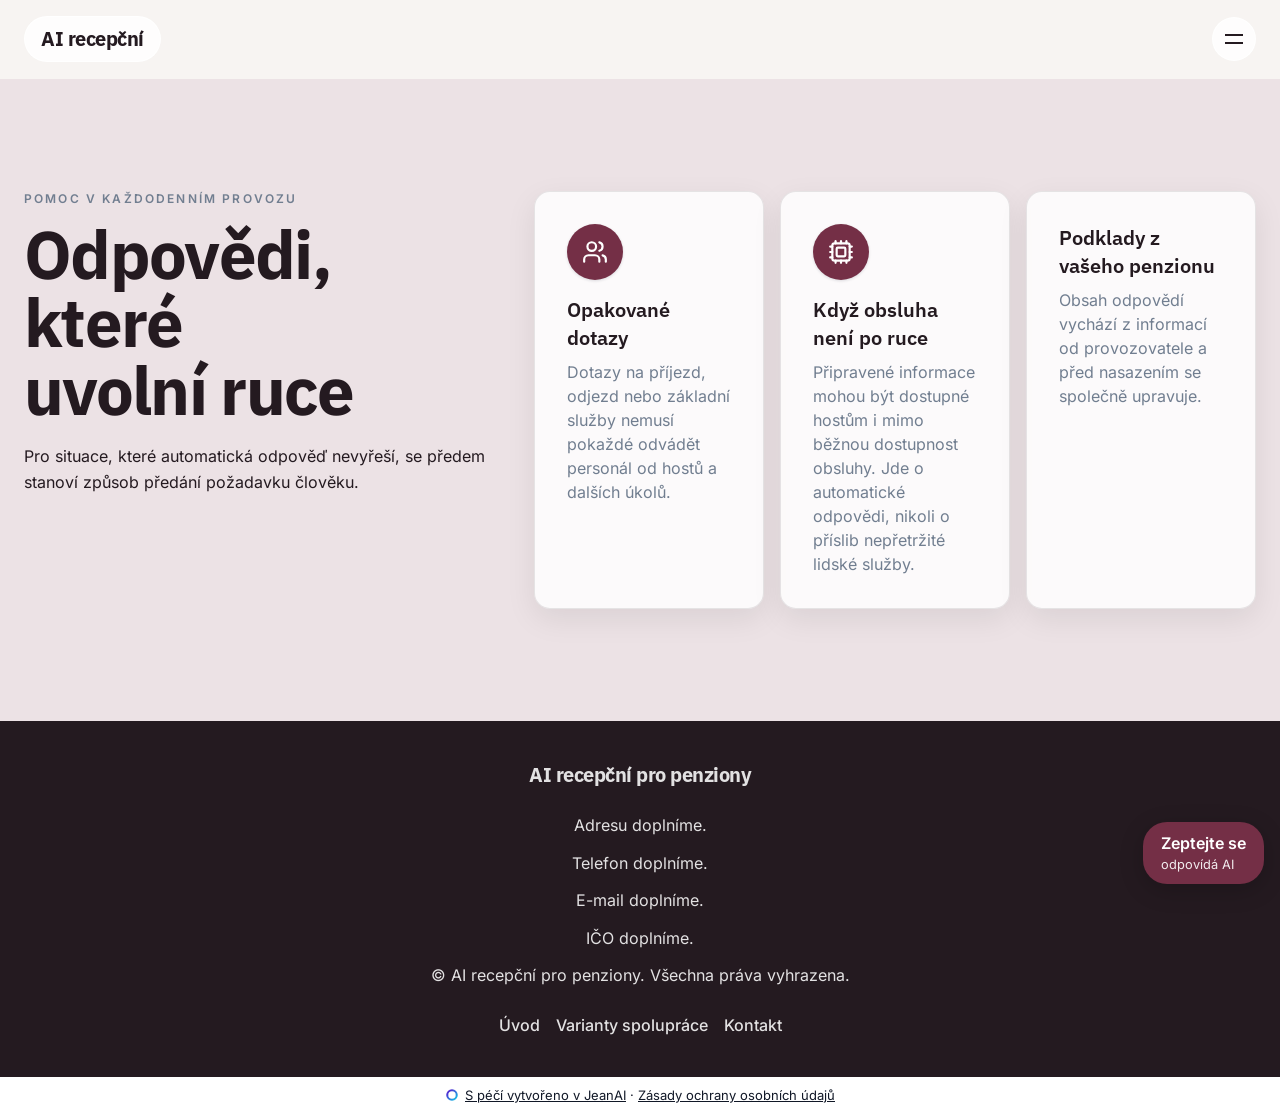
<file: pomoc-v-kazdodennim-provozu.html>
<!DOCTYPE html>
<html lang="cs">
  <head>
    <meta charset="UTF-8" />
    <meta name="viewport" content="width=device-width, initial-scale=1.0" />
    <meta name="description" content="AI recepční odpovídá hostům penzionů na běžné dotazy podle podkladů a pravidel, které má provozovatel pod kontrolou." />
    <meta property="og:title" content="Pomoc v každodenním provozu" />
    <meta property="og:description" content="AI recepční odpovídá hostům penzionů na běžné dotazy podle podkladů a pravidel, které má provozovatel pod kontrolou." />
    <meta property="og:type" content="website" />
    <meta property="og:locale" content="cs" />
    <meta property="og:url" content="https://ai-recepcni-pro-penziony.jeanai-site.cz/pomoc-v-kazdodennim-provozu.html" />
    <meta property="og:image" content="https://ai-recepcni-pro-penziony.jeanai-site.cz/og-image.jpg" />
    <meta name="twitter:card" content="summary_large_image" />
    <meta name="twitter:title" content="Pomoc v každodenním provozu" />
    <meta name="twitter:description" content="AI recepční odpovídá hostům penzionů na běžné dotazy podle podkladů a pravidel, které má provozovatel pod kontrolou." />
    <meta name="twitter:image" content="https://ai-recepcni-pro-penziony.jeanai-site.cz/og-image.jpg" />
    <link rel="canonical" href="https://ai-recepcni-pro-penziony.jeanai-site.cz/pomoc-v-kazdodennim-provozu.html" />
    <script type="application/ld+json">{"@context":"https://schema.org","@graph":[{"@type":"Organization","name":"AI recepční pro penziony","url":"https://ai-recepcni-pro-penziony.jeanai-site.cz"}]}</script>
    <title>Pomoc v každodenním provozu</title>
    <link rel="stylesheet" href="/assets/utilities.css" />
    <link rel="stylesheet" href="/styles.css" />
  </head>
  <body>
    <div class="jean-site-shell" data-jean-motion="off" style="min-height:100vh;display:flex;flex-direction:column">
    <header data-jean-burger="{&quot;panelCss&quot;:&quot;background:#F7F4F2;border-color:color-mix(in srgb, #241A20 10%, transparent)&quot;,&quot;linkCss&quot;:&quot;color:#241A20&quot;,&quot;links&quot;:[{&quot;href&quot;:&quot;/ilustracni-konverzace.html&quot;,&quot;label&quot;:&quot;Ilustrační konverzace&quot;},{&quot;href&quot;:&quot;/#section_pomoc_v_provozu&quot;,&quot;label&quot;:&quot;Pomoc v provozu&quot;},{&quot;href&quot;:&quot;/#section_od_domluvy_k_nasazeni&quot;,&quot;label&quot;:&quot;Postup spolupráce&quot;},{&quot;href&quot;:&quot;/#section_varianty&quot;,&quot;label&quot;:&quot;Varianty&quot;},{&quot;href&quot;:&quot;/kontakt.html#section_contact&quot;,&quot;label&quot;:&quot;Kontakt&quot;},{&quot;href&quot;:&quot;/pomoc-v-kazdodennim-provozu.html&quot;,&quot;label&quot;:&quot;Pomoc v každodenním provozu&quot;},{&quot;href&quot;:&quot;/od-domluvy-k-nasazeni.html&quot;,&quot;label&quot;:&quot;Od domluvy k nasazení&quot;},{&quot;href&quot;:&quot;/varianty-spoluprace.html&quot;,&quot;label&quot;:&quot;Varianty spolupráce&quot;}],&quot;cta&quot;:null,&quot;mobileOnly&quot;:false}" class="sticky top-0 z-50" data-jean-header-look="blend" data-jean-header-intro="section_everyday_support" style="background-color:rgba(255,255,255,0.85);backdrop-filter:blur(12px);-webkit-backdrop-filter:blur(12px);border-bottom:1px solid rgba(255,255,255,0.80)" id="section_header" data-section-id="section_header" data-section-type="header">
      <div class="max-w-7xl mx-auto px-6 py-4 flex items-center justify-between gap-4">
        <span class="inline-flex items-center gap-3 px-4 py-2 rounded-full" style="background-color:rgba(255,255,255,0.82);backdrop-filter:blur(10px);-webkit-backdrop-filter:blur(10px);border:1px solid rgba(255,255,255,0.75)">
          <span class="text-xl tracking-tight flex-shrink-0" data-block-id="block_brand" data-block-type="text.heading" style="color:var(--color-text);font-family:var(--font-heading);font-weight:700">AI recepční</span>
        </span>
        <button type="button" aria-expanded="false" aria-label="Menu" class="inline-flex flex-col justify-center items-center gap-1.5 w-11 h-11 rounded-full cursor-pointer" style="background-color:rgba(255,255,255,0.82);backdrop-filter:blur(10px);-webkit-backdrop-filter:blur(10px);border:1px solid rgba(255,255,255,0.75)">
          <span style="width:18px;height:2px;background-color:var(--color-text);display:block;transition:transform .2s;transform:none"></span>
          <span style="width:18px;height:2px;background-color:var(--color-text);display:block;transition:transform .2s;transform:none"></span>
        </button>
      </div>
      
    </header>
    <div id="section_everyday_support" class="jean-motion-layer" data-jean-reveal="true" data-section-id="section_everyday_support" data-section-type="features">
    <section class="py-20 lg:py-28 jean-scroll-stage jean-section-shell" data-jean-parallax-root="features" style="background-color:var(--color-surface-strong)">
      <div class="max-w-7xl mx-auto px-6 jean-panel-layout">
        <div class="jean-panel-sticky jean-motion-layer jean-parallax-subtle" data-jean-reveal="true"><div class="jean-heading-group"><p class="jean-eyebrow" style="color:var(--color-muted);font-family:var(--font-body);font-size:0.75rem;line-height:1.4;font-weight:600;letter-spacing:0.18em;text-transform:uppercase;margin:0 0 0.75rem">Pomoc v každodenním provozu</p><h2 class="text-3xl lg:text-5xl font-bold" data-block-id="block_support_heading" data-block-type="text.heading" style="color:var(--color-text);font-family:var(--font-heading)">Odpovědi, které uvolní ruce</h2></div><div class="mt-5 flex flex-col gap-3"><div><p data-block-id="block_support_handoff" data-block-type="text.paragraph" style="color:var(--color-text);line-height:1.6;font-weight:400">Pro situace, které automatická odpověď nevyřeší, se předem stanoví způsob předání požadavku člověku.</p></div></div></div>
        
        <div class="jean-stagger-grid grid grid-cols-1 md:grid-cols-2 lg:grid-cols-3 gap-6 items-stretch">
          <div class="group jean-card-face jean-float p-8 jean-card-corner h-full flex flex-col jean-motion-layer jean-stagger-card jean-parallax-up" data-jean-reveal="true" data-block-id="block_support_repetition" data-block-type="card" style="transition-delay:0s">
            
            <div class="w-14 h-14 rounded-full flex items-center justify-center mb-4" style="background-color:var(--color-primary);color:var(--color-on-primary, #fff);box-shadow:0 1px 3px rgba(15,23,42,0.14)"><svg xmlns="http://www.w3.org/2000/svg" class="lucide lucide-users" width="26" height="26" viewBox="0 0 24 24" fill="none" stroke="currentColor" stroke-width="2" stroke-linecap="round" stroke-linejoin="round" aria-hidden="true"><path d="M16 21v-2a4 4 0 0 0-4-4H6a4 4 0 0 0-4 4v2" /> <path d="M16 3.128a4 4 0 0 1 0 7.744" /> <path d="M22 21v-2a4 4 0 0 0-3-3.87" /> <circle cx="9" cy="7" r="4" /></svg></div>
            <h3 class="text-xl font-semibold mb-2" style="color:var(--color-text)">Opakované dotazy</h3>
            <p style="color:var(--color-muted)">Dotazy na příjezd, odjezd nebo základní služby nemusí pokaždé odvádět personál od hostů a dalších úkolů.</p>
          </div>
          <div class="group jean-card-face jean-float p-8 jean-card-corner h-full flex flex-col jean-motion-layer jean-stagger-card jean-parallax-down" data-jean-reveal="true" data-block-id="block_support_availability" data-block-type="card" style="transition-delay:0.08s">
            
            <div class="w-14 h-14 rounded-full flex items-center justify-center mb-4" style="background-color:var(--color-primary);color:var(--color-on-primary, #fff);box-shadow:0 1px 3px rgba(15,23,42,0.14)"><svg xmlns="http://www.w3.org/2000/svg" class="lucide lucide-cpu" width="26" height="26" viewBox="0 0 24 24" fill="none" stroke="currentColor" stroke-width="2" stroke-linecap="round" stroke-linejoin="round" aria-hidden="true"><path d="M12 20v2" /> <path d="M12 2v2" /> <path d="M17 20v2" /> <path d="M17 2v2" /> <path d="M2 12h2" /> <path d="M2 17h2" /> <path d="M2 7h2" /> <path d="M20 12h2" /> <path d="M20 17h2" /> <path d="M20 7h2" /> <path d="M7 20v2" /> <path d="M7 2v2" /> <rect x="4" y="4" width="16" height="16" rx="2" /> <rect x="8" y="8" width="8" height="8" rx="1" /></svg></div>
            <h3 class="text-xl font-semibold mb-2" style="color:var(--color-text)">Když obsluha není po ruce</h3>
            <p style="color:var(--color-muted)">Připravené informace mohou být dostupné hostům i mimo běžnou dostupnost obsluhy. Jde o automatické odpovědi, nikoli o příslib nepřetržité lidské služby.</p>
          </div>
          <div class="group jean-card-face jean-float p-8 jean-card-corner h-full flex flex-col jean-motion-layer jean-stagger-card jean-parallax-up" data-jean-reveal="true" data-block-id="block_support_control" data-block-type="card" style="transition-delay:0.16s">
            
            
            <h3 class="text-xl font-semibold mb-2" style="color:var(--color-text)">Podklady z vašeho penzionu</h3>
            <p style="color:var(--color-muted)">Obsah odpovědí vychází z informací od provozovatele a před nasazením se společně upravuje.</p>
          </div>
        </div>
      </div>
    </section>
    </div>
    <footer class="py-10 mt-auto" style="background-color:#241A20;color:rgba(255,255,255,0.87);--color-text:rgba(255,255,255,0.87);--color-heading:#ffffff;--color-muted:rgba(255,255,255,0.64);--color-surface:rgba(255,255,255,0.08);--color-surface-tint:rgba(255,255,255,0.1);--color-surface-strong:rgba(255,255,255,0.14);--color-card:rgba(255,255,255,0.08);--color-card-strong:rgba(255,255,255,0.12);--color-line:rgba(255,255,255,0.14);--color-line-strong:rgba(255,255,255,0.24);--color-nav:rgba(255,255,255,0.08);--color-nav-border:rgba(255,255,255,0.16);--color-image-placeholder:rgba(255,255,255,0.08)" id="section_footer" data-section-id="section_footer" data-section-type="footer">
      <div class="max-w-7xl mx-auto px-6 flex flex-col gap-6">
        <div class="text-center"><span class="text-xl font-bold tracking-tight" data-block-id="block_footer_brand" data-block-type="text.heading" style="color:var(--color-text);font-family:var(--font-heading)">AI recepční pro penziony</span></div>
        <div class="text-center max-w-3xl mx-auto flex flex-col gap-3"><div><p data-block-id="block_footer_address" data-block-type="text.paragraph" style="color:var(--color-text);line-height:1.6;font-weight:400">Adresu doplníme.</p></div>
          <div><p data-block-id="block_footer_phone" data-block-type="text.paragraph" style="color:var(--color-text);line-height:1.6;font-weight:400">Telefon doplníme.</p></div>
          <div><p data-block-id="block_footer_email" data-block-type="text.paragraph" style="color:var(--color-text);line-height:1.6;font-weight:400">E-mail doplníme.</p></div>
          <div><p data-block-id="block_footer_ico" data-block-type="text.paragraph" style="color:var(--color-text);line-height:1.6;font-weight:400">IČO doplníme.</p></div>
          <div><p data-block-id="block_footer_copyright" data-block-type="text.paragraph" style="color:var(--color-text);line-height:1.6;font-weight:400">© AI recepční pro penziony. Všechna práva vyhrazena.</p></div></div>
        <div class="flex flex-col items-center gap-3"><div><nav data-block-id="block_footer_links" data-block-type="nav_links" style="display:flex;flex-wrap:wrap;justify-content:center;gap:1rem"><a href="/#section_hero" style="color:var(--color-text);font-weight:500">Úvod</a><a href="/#section_varianty" style="color:var(--color-text);font-weight:500">Varianty spolupráce</a><a href="/kontakt.html#section_contact" style="color:var(--color-text);font-weight:500">Kontakt</a></nav></div></div>
        
        
      </div>
    </footer><div data-jean-identification="1" aria-label="Údaje o provozovateli" style="background:#FFFFFF!important;color:#111827!important;font-family:var(--font-body, ui-sans-serif), system-ui, -apple-system, sans-serif;font-size:13px!important;line-height:1.6!important;padding:8px 16px;text-align:center;word-break:break-word;display:block!important;visibility:visible!important;opacity:1!important;position:static!important;height:auto!important;max-height:none!important;overflow:visible!important;clip-path:none!important;transform:none!important;content-visibility:visible!important"><span style="display:block!important;visibility:visible!important;opacity:1!important;color:inherit!important;font-size:13px!important;line-height:1.6!important;position:static!important;height:auto!important;max-height:none!important;overflow:visible!important;clip-path:none!important;transform:none!important;text-indent:0!important;letter-spacing:normal!important;word-spacing:normal!important;content-visibility:visible!important"><a href="https://jeanai.cz" rel="noopener" style="display:inline!important;text-decoration:underline;visibility:visible!important;opacity:1!important;color:inherit!important;font-size:13px!important;line-height:1.6!important;position:static!important;height:auto!important;max-height:none!important;overflow:visible!important;clip-path:none!important;transform:none!important;text-indent:0!important;letter-spacing:normal!important;word-spacing:normal!important;content-visibility:visible!important"><svg aria-hidden="true" focusable="false" width="14" height="14" viewBox="0 0 128 128" style="display:inline-block!important;visibility:visible!important;opacity:1!important;width:14px!important;height:14px!important;vertical-align:-2px;margin-right:6px"><defs><linearGradient id="jean-mark-ring" x1="0" y1="0" x2="1" y2="1"><stop offset="0" stop-color="#5814cf"/><stop offset="1" stop-color="#12c9e6"/></linearGradient></defs><circle cx="64" cy="64" r="43.5" fill="none" stroke="url(#jean-mark-ring)" stroke-width="19"/></svg>S péčí vytvořeno v JeanAI</a> · <a href="/soukromi.html" style="display:inline!important;text-decoration:underline;visibility:visible!important;opacity:1!important;color:inherit!important;font-size:13px!important;line-height:1.6!important;position:static!important;height:auto!important;max-height:none!important;overflow:visible!important;clip-path:none!important;transform:none!important;text-indent:0!important;letter-spacing:normal!important;word-spacing:normal!important;content-visibility:visible!important">Zásady ochrany osobních údajů</a></span></div>
    </div>
    <script>
(function () {
  "use strict";

  function styled(tag, css) {
    var el = document.createElement(tag);
    el.style.cssText = css;
    return el;
  }

  // ── gallery lightbox — parity with the React modal, clicks only ──
  var galleries = document.querySelectorAll('[data-jean-lightbox]');
  for (var g = 0; g < galleries.length; g += 1) (function (sectionEl) {
    var figures = sectionEl.querySelectorAll('figure');
    var managedMount = sectionEl.getAttribute('data-jean-lightbox') === 'managed';
    if (figures.length === 0 && !managedMount) return;
    var items = [];
    for (var i = 0; i < figures.length; i += 1) {
      var img = figures[i].querySelector('img');
      items.push({
        src: img ? (img.getAttribute('data-jean-full') || img.getAttribute('src') || '') : '',
        alt: img ? (img.getAttribute('alt') || '') : '',
      });
    }

    var idx = -1;
    var overlay = null;
    var imgEl = null;
    var counterEl = null;

    function close() {
      if (overlay && overlay.parentNode) overlay.parentNode.removeChild(overlay);
      overlay = null;
      idx = -1;
    }
    function show(next) {
      idx = Math.max(0, Math.min(items.length - 1, next));
      imgEl.src = items[idx].src;
      imgEl.alt = items[idx].alt;
      counterEl.textContent = (idx + 1) + ' / ' + items.length;
    }
    function navButton(placementCss, text, onClick) {
      var btn = styled('button', 'position:absolute;' + placementCss + ';padding:0.75rem;border-radius:9999px;background:rgba(255,255,255,0.15);color:#fff;border:none;cursor:pointer');
      btn.type = 'button';
      btn.textContent = text;
      btn.addEventListener('click', function (e) { e.stopPropagation(); onClick(); });
      return btn;
    }
    function open(start) {
      overlay = styled('div', 'position:fixed;inset:0;z-index:100;display:flex;align-items:center;justify-content:center;background:rgba(0,0,0,0.92)');
      overlay.addEventListener('click', close);
      var wrap = styled('div', 'position:relative');
      wrap.addEventListener('click', function (e) { e.stopPropagation(); });
      imgEl = styled('img', 'max-height:85vh;max-width:90vw;border-radius:0.75rem;object-fit:contain;box-shadow:0 25px 50px rgba(0,0,0,0.5)');
      wrap.appendChild(imgEl);
      counterEl = styled('div', 'position:absolute;bottom:1rem;left:50%;transform:translateX(-50%);font-size:0.875rem;color:rgba(255,255,255,0.7)');
      overlay.appendChild(wrap);
      overlay.appendChild(navButton('left:1rem;top:50%;transform:translateY(-50%);font-size:1.5rem', '\u2190', function () { show(idx - 1); }));
      overlay.appendChild(navButton('right:1rem;top:50%;transform:translateY(-50%);font-size:1.5rem', '\u2192', function () { show(idx + 1); }));
      overlay.appendChild(navButton('top:1rem;right:1rem;font-size:1.2rem;line-height:1', '\u00d7', close));
      overlay.appendChild(counterEl);
      document.body.appendChild(overlay);
      show(start);
    }

    // 8z56 W-2a — a MANAGED gallery's figures are its collection's, and the
    // live refresh replaces them after this runs: one delegate on the section,
    // the list read at the click, and a placeholder panel never opens.
    if (managedMount) {
      sectionEl.addEventListener('click', function (e) {
        var fig = e && e.target && e.target.closest ? e.target.closest('figure') : null;
        if (!fig || fig.closest('[data-jean-placeholder]')) return;
        var live = sectionEl.querySelectorAll('figure');
        var at = -1;
        items = [];
        for (var k = 0; k < live.length; k += 1) {
          if (live[k].closest('[data-jean-placeholder]')) continue;
          if (live[k] === fig) at = items.length;
          var liveImg = live[k].querySelector('img');
          items.push({
            src: liveImg ? (liveImg.getAttribute('data-jean-full') || liveImg.getAttribute('src') || '') : '',
            alt: liveImg ? (liveImg.getAttribute('alt') || '') : '',
          });
        }
        if (at >= 0) open(at);
      });
      return;
    }

    for (var f = 0; f < figures.length; f += 1) (function (fi) {
      figures[fi].addEventListener('click', function () { open(fi); });
    })(f);
  })(galleries[g]);

  // ── a picture that opens (8z46 QL-24a) ──
  // Bound to img[data-jean-image-open], which the renderer stamps on a picture
  // whose block or site says it opens. Never in the editor's canvas: the
  // overlay's own script is on that page (script[data-jean-overlay]) and a
  // click there selects the block, so the click is left to it.
  //
  // From the keyboard too (8z46 leftover, 8z50 run): the picture is in the Tab
  // order and opens on Enter or Space; the dialog takes the focus on its close
  // button and keeps Tab inside; closing it, any way, gives the focus back to
  // the picture that opened it. The canvas is asked at the moment of the key,
  // as at the click: its overlay script comes after this one on the page.
  var openables = document.querySelectorAll('img[data-jean-image-open]');
  if (openables.length > 0) (function () {
    var box = null;
    var boxImg = null;
    var boxCaption = null;
    var boxCounter = null;
    var boxClose = null;
    var opener = null;
    var group = [];
    var at = -1;

    function inEditorCanvas() {
      return typeof document.querySelector === 'function' && Boolean(document.querySelector('script[data-jean-overlay]'));
    }
    function sameSection(img) {
      var root = typeof img.closest === 'function' ? img.closest('[data-section-id]') : null;
      if (!root) return [img];
      var list = root.querySelectorAll('img[data-jean-image-open]');
      var out = [];
      for (var i = 0; i < list.length; i += 1) out.push(list[i]);
      return out.length ? out : [img];
    }
    function paint() {
      var img = group[at];
      boxImg.src = img.getAttribute('data-jean-full') || img.getAttribute('src') || '';
      boxImg.alt = img.getAttribute('alt') || '';
      boxCaption.textContent = boxImg.alt;
      boxCaption.style.display = boxImg.alt ? 'block' : 'none';
      if (boxCounter) boxCounter.textContent = (at + 1) + ' / ' + group.length;
    }
    function step(delta) {
      if (group.length < 2) return;
      at = (at + delta + group.length) % group.length;
      paint();
    }
    function inside(el) {
      for (var x = el; x; x = x.parentNode) if (x === box) return true;
      return false;
    }
    function keepTabInside(e) {
      var buttons = box.querySelectorAll('button');
      if (!buttons.length) return;
      var first = buttons[0];
      var last = buttons[buttons.length - 1];
      var active = document.activeElement;
      if (e.shiftKey ? (active === first || !inside(active)) : (active === last || !inside(active))) {
        if (typeof e.preventDefault === 'function') e.preventDefault();
        (e.shiftKey ? last : first).focus();
      }
    }
    function onKey(e) {
      if (!box) return;
      if (e.key === 'Escape') shut();
      else if (e.key === 'ArrowRight') step(1);
      else if (e.key === 'ArrowLeft') step(-1);
      else if (e.key === 'Tab') keepTabInside(e);
    }
    function shut() {
      if (box && box.parentNode) box.parentNode.removeChild(box);
      box = null;
      boxClose = null;
      at = -1;
      if (typeof document.removeEventListener === 'function') document.removeEventListener('keydown', onKey);
      var back = opener;
      opener = null;
      if (back && typeof back.focus === 'function') back.focus();
    }
    function control(placementCss, text, onClick) {
      var btn = styled('button', 'position:absolute;' + placementCss + ';padding:0.75rem;border-radius:9999px;background:rgba(255,255,255,0.15);color:#fff;border:none;cursor:pointer');
      btn.type = 'button';
      btn.textContent = text;
      btn.addEventListener('click', function (e) { e.stopPropagation(); onClick(); });
      return btn;
    }
    function open(img) {
      opener = img;
      group = sameSection(img);
      at = Math.max(0, group.indexOf(img));
      box = styled('div', 'position:fixed;inset:0;z-index:101;display:flex;flex-direction:column;align-items:center;justify-content:center;gap:1rem;padding:1.5rem;background:rgba(0,0,0,0.9);cursor:zoom-out');
      box.setAttribute('role', 'dialog');
      box.setAttribute('aria-modal', 'true');
      box.addEventListener('click', shut);
      boxImg = styled('img', 'max-height:80vh;max-width:92vw;border-radius:0.75rem;object-fit:contain;box-shadow:0 25px 50px rgba(0,0,0,0.5);cursor:default');
      boxImg.addEventListener('click', function (e) { e.stopPropagation(); });
      boxCaption = styled('p', 'margin:0;max-width:60rem;text-align:center;color:#fff;font-size:0.95rem;line-height:1.5');
      box.appendChild(boxImg);
      box.appendChild(boxCaption);
      boxCounter = null;
      if (group.length > 1) {
        boxCounter = styled('div', 'font-size:0.875rem;color:rgba(255,255,255,0.7)');
        box.appendChild(boxCounter);
        box.appendChild(control('left:1rem;top:50%;transform:translateY(-50%);font-size:1.5rem', '\u2190', function () { step(-1); }));
        box.appendChild(control('right:1rem;top:50%;transform:translateY(-50%);font-size:1.5rem', '\u2192', function () { step(1); }));
      }
      boxClose = control('top:1rem;right:1rem;font-size:1.2rem;line-height:1', '\u00d7', shut);
      box.appendChild(boxClose);
      document.body.appendChild(box);
      if (typeof document.addEventListener === 'function') document.addEventListener('keydown', onKey);
      paint();
      if (typeof boxClose.focus === 'function') boxClose.focus();
    }
    for (var o = 0; o < openables.length; o += 1) (function (img) {
      if (img.getAttribute('tabindex') === null) img.setAttribute('tabindex', '0');
      img.setAttribute('role', 'button');
      img.addEventListener('click', function (e) {
        if (inEditorCanvas()) return;
        if (e && e.defaultPrevented) return;
        open(img);
      });
      // Enter opens on the press, Space on the release, as a button does: the
      // focus moves onto the close button when it opens, and a Space released
      // there would click it shut again. A held Enter opens once (its repeats
      // would press the close button, then the picture, in turn), and Space
      // opens only on the release of a press that began on this picture.
      var spacePressed = false;
      img.addEventListener('keydown', function (e) {
        if (box || inEditorCanvas()) return;
        if (e.key !== 'Enter' && e.key !== ' ') return;
        if (typeof e.preventDefault === 'function') e.preventDefault();
        if (e.repeat) return;
        if (e.key === 'Enter') open(img);
        else spacePressed = true;
      });
      img.addEventListener('keyup', function (e) {
        if (e.key !== ' ') return;
        var pressedHere = spacePressed;
        spacePressed = false;
        if (!pressedHere || box || inEditorCanvas()) return;
        if (typeof e.preventDefault === 'function') e.preventDefault();
        open(img);
      });
    })(openables[o]);
  })();

  // ── paged menu — the pager the mount render froze on page one ──
  var menus = document.querySelectorAll('[data-jean-menu-paged]');
  for (var m = 0; m < menus.length; m += 1) (function (sectionEl) {
    var pages = sectionEl.querySelectorAll('[data-jean-menu-page]');
    if (pages.length === 0) return;

    var prev = null;
    var next = null;
    var nums = [];
    var buttons = sectionEl.querySelectorAll('button');
    for (var i = 0; i < buttons.length; i += 1) {
      var label = (buttons[i].textContent || '').trim();
      if (label === '\u2190') prev = buttons[i];
      else if (label === '\u2192') next = buttons[i];
      else if (/^[0-9]+$/.test(label)) nums.push(buttons[i]);
    }
    var counter = null;
    var divs = sectionEl.querySelectorAll('div');
    for (var d = 0; d < divs.length; d += 1) {
      if (/^[0-9]+ \/ [0-9]+$/.test((divs[d].textContent || '').trim()) && !divs[d].querySelector('div')) {
        counter = divs[d];
        break;
      }
    }

    var current = 0;
    for (var p0 = 0; p0 < pages.length; p0 += 1) {
      if (pages[p0].style.display !== 'none') { current = p0; break; }
    }

    function setPage(n) {
      current = Math.max(0, Math.min(pages.length - 1, n));
      for (var p = 0; p < pages.length; p += 1) {
        pages[p].style.display = p === current ? 'block' : 'none';
      }
      if (counter) counter.textContent = (current + 1) + ' / ' + pages.length;
      if (prev) { prev.disabled = current === 0; prev.style.opacity = current === 0 ? '0.5' : '1'; }
      if (next) { next.disabled = current === pages.length - 1; next.style.opacity = current === pages.length - 1 ? '0.5' : '1'; }
      for (var b = 0; b < nums.length; b += 1) {
        var active = b === current;
        nums[b].style.border = active ? '1px solid var(--color-primary)' : '1px solid var(--color-line)';
        nums[b].style.backgroundColor = active ? 'color-mix(in srgb, var(--color-primary) 12%, white)' : 'var(--color-surface)';
        nums[b].style.color = active ? 'var(--color-primary)' : 'var(--color-text)';
      }
    }

    if (prev) prev.addEventListener('click', function () { setPage(current - 1); });
    if (next) next.addEventListener('click', function () { setPage(current + 1); });
    for (var nb = 0; nb < nums.length; nb += 1) (function (k) {
      nums[k].addEventListener('click', function () { setPage(k); });
    })(nb);
  })(menus[m]);

  // ── burger header — the drawer the mount render never painted ──
  //
  // DELEGATED from the document on purpose (8z52 QC-4), rather than bound to
  // the buttons this script finds at load. The editor's canvas swaps a changed
  // section's markup in place (canvasMorph.ts), and a listener left on the
  // button that was there at load sits on a node the page no longer holds: the
  // drawer opened once and then never again, so a header carrying
  // data-jean-burger — which is every header with a link or a CTA — had to
  // remount the whole canvas document for every edit to its text. A delegate
  // reads the header out of the event, so a header swapped in an hour later
  // behaves exactly like the one that loaded, and nobody has to re-initialise
  // anything for it.
  //
  // Which costs a rule: NO STATE IN A CLOSURE, because a closure describes the
  // header that was. The state is the DOM. Whether the drawer is open is the
  // button's aria-expanded — the attribute a screen reader is told anyway —
  // and the panel is the element carrying jean-burger-panel, built on open
  // and removed on close. A swapped header arrives with neither, and that is
  // the honest answer: the markup the renderer writes has the drawer shut.
  //
  // NOTE: no backticks anywhere below. The whole script is a JS template
  // literal, and a backtick in a COMMENT closes it — the error lands on a line
  // that looks fine.
  function burgerPanelOf(headerEl) {
    return headerEl.querySelector('.jean-burger-panel');
  }

  function buildBurgerPanel(data) {
    // Two shapes, because the two headers are two compositions. An overlay
    // header's drawer IS its navigation at every width, so it stays the
    // floating rounded card. The other three keep their nav on the desktop
    // and only borrow this below the md breakpoint, so their panel is a
    // full-width sheet under the bar — and it carries the md:hidden class, or
    // a reader who opens it on a phone and then widens the window is left
    // with a panel duplicating the nav bar above it.
    //
    // RESOLVED colours from the drawer data, never var(--color-*): this panel
    // hangs INSIDE the header, and a header on a dark ground scopes its own
    // --color-text / --color-line overrides to that element while leaving
    // --color-bg alone. A panel reading those tokens paints the page's white
    // background under the header's white text — invisible. Measured live.
    var face = data.panelCss || 'background:#FFFFFF;border-color:rgba(15,23,42,0.12)';
    var inkCss = data.linkCss || 'color:#0F172A';
    var panel = data.mobileOnly
      ? styled('div', 'padding:0 1.5rem 1.25rem;border-top-width:1px;border-top-style:solid;' + face)
      : styled('div', 'margin:0 1.5rem;border-radius:1rem;padding:2rem;border-width:1px;border-style:solid;box-shadow:0 24px 60px rgba(0,0,0,0.18);' + face);
    // jean-burger-panel is how the delegate finds an open drawer again; it is
    // a class and not a data-jean-* name on purpose, so it stays out of the
    // swap decision canvasMorph.ts makes from those names.
    panel.className = data.mobileOnly ? 'jean-burger-panel md:hidden' : 'jean-burger-panel';
    var nav = styled('nav', 'display:flex;flex-direction:column;gap:1rem');
    var links = Array.isArray(data.links) ? data.links : [];
    for (var i = 0; i < links.length; i += 1) {
      var a = styled('a', 'font-size:1.125rem;font-weight:500;text-decoration:none;' + inkCss);
      a.href = links[i].href || '#';
      a.textContent = links[i].label || 'Link';
      nav.appendChild(a);
    }
    panel.appendChild(nav);
    if (data.cta && data.cta.label) {
      var cta = styled('a', 'display:inline-flex;align-items:center;padding:0.625rem 1.5rem;margin-top:1.5rem;font-size:0.875rem;font-weight:600;text-decoration:none;' + (data.cta.css || ''));
      cta.href = data.cta.href || '#';
      cta.textContent = data.cta.label;
      panel.appendChild(cta);
    }
    return panel;
  }

  function paintBurgerButton(btn, open) {
    btn.setAttribute('aria-expanded', open ? 'true' : 'false');
    // TWO bars on the overlay burger, THREE on the others — and the middle
    // one has to go, or the X keeps a stroke through its centre. Written off
    // the actual count rather than a layout flag, so a burger that grows or
    // loses a bar animates correctly without this knowing which it was.
    var spans = btn.querySelectorAll('span');
    if (spans.length >= 3) {
      spans[0].style.transform = open ? 'translateY(9px) rotate(45deg)' : 'none';
      spans[1].style.opacity = open ? '0' : '1';
      spans[2].style.transform = open ? 'translateY(-9px) rotate(-45deg)' : 'none';
    } else if (spans.length === 2) {
      spans[0].style.transform = open ? 'translateY(4px) rotate(45deg)' : 'none';
      spans[1].style.transform = open ? 'translateY(-4px) rotate(-45deg)' : 'none';
    }
  }

  function shutBurger(headerEl) {
    var panel = burgerPanelOf(headerEl);
    if (panel && panel.parentNode) panel.parentNode.removeChild(panel);
    var btn = headerEl.querySelector('button[aria-label="Menu"]');
    if (btn) paintBurgerButton(btn, false);
  }

  function toggleBurger(headerEl, btn) {
    if (burgerPanelOf(headerEl)) { shutBurger(headerEl); return; }
    var data;
    try { data = JSON.parse(headerEl.getAttribute('data-jean-burger') || '{}'); } catch (err) { return; }
    headerEl.appendChild(buildBurgerPanel(data));
    paintBurgerButton(btn, true);
  }

  if (typeof document.addEventListener === 'function') {
    document.addEventListener('click', function (ev) {
      var target = ev && ev.target;
      if (!target || typeof target.closest !== 'function') return;
      var btn = target.closest('button[aria-label="Menu"]');
      var headerEl = (btn || target).closest('[data-jean-burger]');
      // A burger button in a header with no drawer data has nothing to open —
      // the renderer drops the attribute when the drawer would be empty.
      if (!headerEl) return;
      if (btn) { toggleBurger(headerEl, btn); return; }
      // A link inside the open drawer: the browser follows it, and the drawer
      // that covered the page goes with it — the close the per-link listener
      // used to do, now without a listener per link.
      var link = target.closest('a');
      if (link && link.closest('.jean-burger-panel')) shutBurger(headerEl);
    });
  }

  // ── click-to-load video (SF-1b) — the iframe is CREATED, never rendered ──
  //
  // The page ships a placeholder that is a link to the video's own page, so a
  // reader with no JavaScript still gets the video. With JavaScript, the click
  // is intercepted and the embed is built here instead — which is the only
  // moment a visitor's browser talks to YouTube or Vimeo, and it happens
  // because they asked. autoplay=1 is added so the click that replaced the
  // poster also starts the video: one click, not two. (No backticks in this
  // literal - one ends it, which is what the header two hundred lines up says.)
  var videos = document.querySelectorAll('[data-jean-video]');
  for (var vi = 0; vi < videos.length; vi += 1) (function (holder) {
    var trigger = holder.querySelector('[data-jean-video-play]');
    if (!trigger) return;
    trigger.addEventListener('click', function (ev) {
      var src = holder.getAttribute('data-jean-video');
      // No embed URL means the link is the only answer there is — let it open.
      if (!src) return;
      // The placeholder IS an <a href> to the video's own page, so the browser
      // gestures for „open this elsewhere" must keep working: a modifier click
      // or a middle click follows the link instead of being swallowed into an
      // autoplaying iframe in place (review of #1436).
      if (ev.metaKey || ev.ctrlKey || ev.shiftKey || ev.altKey) return;
      if (typeof ev.button === 'number' && ev.button !== 0) return;
      ev.preventDefault();
      var frame = document.createElement('iframe');
      frame.setAttribute('src', src + (src.indexOf('?') === -1 ? '?' : '&') + 'autoplay=1');
      frame.setAttribute('allow', 'accelerometer; autoplay; encrypted-media; gyroscope; picture-in-picture; fullscreen');
      frame.setAttribute('allowfullscreen', '');
      frame.setAttribute('title', trigger.getAttribute('aria-label') || 'Video');
      frame.style.cssText = 'position:absolute;inset:0;width:100%;height:100%;border:0';
      holder.textContent = '';
      holder.appendChild(frame);
    });
  })(videos[vi]);
})();
</script>
    <script>
(function () {
  var headers = document.querySelectorAll('header[data-jean-header-look="blend"]');
  if (!headers.length) return;
  var limits = [];
  var frame = 0;
  function introOf(header) {
    var id = header.getAttribute('data-jean-header-intro');
    if (!id) return null;
    var shells = document.querySelectorAll('[data-section-id]');
    for (var i = 0; i < shells.length; i += 1) {
      if (shells[i].getAttribute('data-section-id') === id) return shells[i];
    }
    return null;
  }
  function measure() {
    var top = window.pageYOffset || document.documentElement.scrollTop || 0;
    for (var i = 0; i < headers.length; i += 1) {
      var intro = introOf(headers[i]);
      var bottom = intro ? intro.getBoundingClientRect().bottom + top : 0;
      limits[i] = Math.max(1, bottom - headers[i].offsetHeight);
    }
  }
  function update() {
    frame = 0;
    var y = window.pageYOffset || document.documentElement.scrollTop || 0;
    for (var i = 0; i < headers.length; i += 1) {
      var painted = y >= limits[i];
      if (painted === headers[i].hasAttribute('data-jean-header-painted')) continue;
      if (painted) headers[i].setAttribute('data-jean-header-painted', 'true');
      else headers[i].removeAttribute('data-jean-header-painted');
    }
  }
  function remeasure() { measure(); update(); }
  remeasure();
  window.addEventListener('scroll', function () {
    if (!frame) frame = window.requestAnimationFrame(update);
  }, { passive: true });
  window.addEventListener('resize', remeasure);
  window.addEventListener('load', remeasure);
  if (document.fonts && document.fonts.ready) document.fonts.ready.then(remeasure);
  if (typeof window.ResizeObserver === 'function') {
    var watcher = new window.ResizeObserver(remeasure);
    for (var j = 0; j < headers.length; j += 1) {
      var shell = introOf(headers[j]);
      if (shell) watcher.observe(shell);
    }
  }
})();
</script>
<script>(function(){var n=navigator,d=document,e="https://jeanai.onrender.com/v1/public/sites/79900e7c-6b7e-4bf4-8d3b-d65f75664876/pv";if(n.webdriver)return;function s(){try{var u=new URL(location.href),q=u.searchParams,k=q.get("k"),b=JSON.stringify({p:u.pathname,k:k});window.fetch?fetch(e,{method:"POST",body:b,keepalive:!0,credentials:"omit"}).catch(Boolean):n.sendBeacon&&n.sendBeacon(e,b);if(k!==null){q.delete("k");history.replaceState(history.state,"",u.pathname+u.search+u.hash)}}catch(x){}}d.prerendering?d.addEventListener("prerenderingchange",s,{once:!0}):s()})()</script>
<style>#jean-reception{--jr-fill:var(--color-primary);--jr-on-fill:var(--color-on-primary);--jr-bg:var(--color-bg);--jr-text:var(--color-text);--jr-line:var(--color-line, currentColor);position:fixed;right:16px;bottom:16px;z-index:2147483000;font:inherit;line-height:1.4;max-width:calc(100vw - 32px)}#jean-reception.is-inline{position:static;max-width:none}#jean-reception *{box-sizing:border-box}#jean-reception .jean-reception-launcher{display:inline-flex;flex-direction:column;align-items:flex-start;gap:2px;padding:10px 18px;border:0;border-radius:var(--jean-radius,24px);background:var(--jr-fill);color:var(--jr-on-fill);font:inherit;cursor:pointer;box-shadow:0 6px 24px rgba(0,0,0,.2)}#jean-reception .jean-reception-launcher:focus-visible,#jean-reception button:focus-visible,#jean-reception textarea:focus-visible,#jean-reception a:focus-visible{outline:2px solid currentColor;outline-offset:2px}#jean-reception .jean-reception-label{font-weight:600}#jean-reception .jean-reception-ai{font-size:.8em;opacity:.9}#jean-reception .jean-reception-panel{position:absolute;right:0;bottom:calc(100% + 10px);width:min(360px,calc(100vw - 32px));max-height:min(70vh,560px);display:flex;flex-direction:column;background:var(--jr-bg);color:var(--jr-text);border:1px solid var(--jr-line);border-radius:var(--jean-radius,16px);box-shadow:0 18px 48px rgba(0,0,0,.25);overflow:hidden}#jean-reception.is-inline .jean-reception-panel{position:static;margin-top:10px}#jean-reception .jean-reception-panel[hidden],#jean-reception [hidden]{display:none}#jean-reception .jean-reception-head{display:flex;align-items:flex-start;justify-content:space-between;gap:12px;padding:12px 14px;background:var(--jr-fill);color:var(--jr-on-fill)}#jean-reception .jean-reception-title{margin:0;font-size:1em;font-weight:600}#jean-reception .jean-reception-head .jean-reception-ai{margin:2px 0 0}#jean-reception .jean-reception-head .jean-reception-privacy{color:inherit;text-decoration:underline;font-size:.8em;opacity:.9}#jean-reception .jean-reception-close{border:0;background:transparent;color:inherit;font:inherit;font-size:1.25em;line-height:1;cursor:pointer;padding:2px 6px}#jean-reception .jean-reception-contacts{margin:0;padding:8px 14px;font-size:.9em;border-bottom:1px solid var(--jr-line)}#jean-reception .jean-reception-contacts a,#jean-reception .jean-reception-handover a{color:inherit;text-decoration:underline}#jean-reception .jean-reception-log{list-style:none;margin:0;padding:12px 14px;overflow-y:auto;flex:1 1 auto;display:flex;flex-direction:column;gap:10px}#jean-reception .jean-reception-turn{margin:0;white-space:pre-wrap;overflow-wrap:anywhere}#jean-reception .jean-reception-turn.is-visitor{align-self:flex-end;max-width:85%;padding:8px 12px;border-radius:12px;background:var(--jr-fill);color:var(--jr-on-fill)}#jean-reception .jean-reception-who{display:block;font-size:.75em;opacity:.8}#jean-reception .jean-reception-status{margin:0;padding:0 14px 6px;font-size:.85em;min-height:1em}#jean-reception .jean-reception-form{display:flex;gap:8px;padding:10px 14px;border-top:1px solid var(--jr-line)}#jean-reception .jean-reception-input{flex:1 1 auto;min-width:0;resize:none;font:inherit;color:inherit;background:transparent;border:1px solid var(--jr-line);border-radius:10px;padding:8px 10px}#jean-reception .jean-reception-send{border:0;border-radius:10px;padding:8px 14px;background:var(--jr-fill);color:var(--jr-on-fill);font:inherit;font-weight:600;cursor:pointer}#jean-reception .jean-reception-handover{margin:0;padding:12px 14px;border-top:1px solid var(--jr-line)}#jean-reception .jean-reception-step{display:inline-block;margin-top:8px;border:1px solid var(--jr-line);border-radius:10px;padding:6px 12px;color:inherit;font-weight:600;text-decoration:none}#jean-reception .jean-reception-sr{position:absolute;width:1px;height:1px;overflow:hidden;clip:rect(0 0 0 0);white-space:nowrap}</style><div id="jean-reception" class="jean-reception" data-jean-capability="site_assistant" lang="cs"><button type="button" class="jean-reception-launcher" aria-expanded="false" aria-controls="jean-reception-panel"><span class="jean-reception-label">Zeptejte se</span><span class="jean-reception-ai">odpovídá AI</span></button><section id="jean-reception-panel" class="jean-reception-panel" role="dialog" aria-labelledby="jean-reception-title" tabindex="-1" hidden><div class="jean-reception-head"><div><h2 id="jean-reception-title" class="jean-reception-title">Zeptejte se</h2><p class="jean-reception-ai">odpovídá AI · <a class="jean-reception-privacy" href="/soukromi.html">Ochrana údajů</a></p></div><button type="button" class="jean-reception-close" aria-label="Zavřít">×</button></div><ol class="jean-reception-log" role="log" aria-live="polite"></ol><p class="jean-reception-status" role="status"></p><form class="jean-reception-form"><label class="jean-reception-sr" for="jean-reception-input">Váš dotaz</label><textarea id="jean-reception-input" class="jean-reception-input" name="message" rows="2" maxlength="600" placeholder="Napište dotaz…" required></textarea><button type="submit" class="jean-reception-send">Odeslat</button></form><p class="jean-reception-handover" hidden><a href="/kontakt.html#section_contact">Napište nám prosím přes kontaktní formulář.</a></p></section></div><script>(function receptionClient(cfg) {
  var d = document;
  var root = d.getElementById("jean-reception");
  if (!root || root.getAttribute("data-jean-bound")) return;
  root.setAttribute("data-jean-bound", "1");
  var place = d.querySelector('[data-jean-capability="site_assistant"]:not(#jean-reception)');
  if (place) { place.appendChild(root); root.className += " is-inline"; }
  var q = function (selector) { return root.querySelector(selector); };
  var launcher = q(".jean-reception-launcher");
  var panel = q(".jean-reception-panel");
  var log = q(".jean-reception-log");
  var form = q(".jean-reception-form");
  var input = q(".jean-reception-input");
  var status = q(".jean-reception-status");
  var handover = q(".jean-reception-handover");
  var state = { id: null, turns: [] };
  try {
    var kept = JSON.parse(window.sessionStorage.getItem(cfg.key) || "null");
    if (kept && Object.prototype.toString.call(kept.turns) === "[object Array]") state = { id: kept.id || null, turns: kept.turns };
  } catch (e) { /* storage blocked — the window starts empty */ }
  function save() {
    try { window.sessionStorage.setItem(cfg.key, JSON.stringify(state)); } catch (e) { /* nothing kept */ }
  }
  function forget() {
    try { window.sessionStorage.removeItem(cfg.key); } catch (e) { /* nothing kept */ }
  }
  function turn(role, text) {
    var item = d.createElement("li");
    item.className = "jean-reception-turn is-" + role;
    var who = d.createElement("span");
    who.className = "jean-reception-who";
    who.textContent = role === "visitor" ? cfg.t.you : cfg.t.reception;
    item.appendChild(who);
    item.appendChild(d.createTextNode(String(text)));
    log.appendChild(item);
    log.scrollTop = log.scrollHeight;
    return item;
  }
  var restoredSteps = [];
  for (var i = 0; i < state.turns.length; i += 1) {
    var restored = turn(state.turns[i].role, state.turns[i].text);
    var kept = state.turns[i].step;
    if (kept && typeof kept === "object") restoredSteps.push({ item: restored, step: kept });
  }
  // A step decides by the page's BOUND form, and the runtime binds the site's
  // forms once the document is parsed (its DOMContentLoaded, registered before
  // this one) — so the restored answers get their steps after it.
  function drawRestoredSteps() {
    for (var s = 0; s < restoredSteps.length; s += 1) {
      var kept = restoredSteps[s].step;
      offer(restoredSteps[s].item, kept.wants, kept.date, kept.party, kept.said);
    }
  }
  if (d.readyState === "loading") d.addEventListener("DOMContentLoaded", drawRestoredSteps);
  else drawRestoredSteps();
  // T85 RC-8 — the step is the visitor's: the site's own form, filled with what
  // they said; their press sends it through the form's own door (its spam
  // protection, its caps, its notice to the owner). A hand-over waits in this
  // tab for ten minutes at most, is used once, and never fills a field the
  // visitor has typed into — a value the page or the runtime set („today“,
  // one guest) is not theirs, and gives way.
  d.addEventListener("input", function (event) { if (event.target) event.target.jeanTyped = true; }, true);
  // The site's own form of this kind on THIS page — the mark on the form or on
  // a wrapper around it, as the runtime binds it (freeStyleRuntime.js, bindAll);
  // `bound`: only one the runtime has bound (it sends).
  // T85 RC-19: the form a left question goes to — the site's enquiry when it can
  // hold the question (its fields are the owner's) and its script bound it, else
  // the general form.
  function writeForm(bound) {
    var enquiry = formOf("enquiry_form", true);
    if (enquiry && messageField(enquiry)) return enquiry;
    return formOf("contact_form", bound);
  }
  function messageField(target) {
    for (var n = 0; n < cfg.fields.message.length; n += 1) {
      var named = target.querySelector('[name="' + cfg.fields.message[n] + '"]');
      if (named) return named;
    }
    return target.querySelector("textarea");
  }
  function formOf(kind, bound) {
    var marks = d.querySelectorAll('[data-jean-capability="' + kind + '"]');
    for (var m = 0; m < marks.length; m += 1) {
      var found = marks[m].tagName === "FORM" ? marks[m] : marks[m].querySelector("form");
      if (found && (!bound || found.getAttribute("data-jean-bound") === "1")) return found;
    }
    return null;
  }
  function today() {
    var now = new Date();
    var two = function (n) { return (n < 10 ? "0" : "") + n; };
    return now.getFullYear() + "-" + two(now.getMonth() + 1) + "-" + two(now.getDate());
  }
  // A value the form itself would refuse is not put in it: a party past the
  // field's bounds, a day that has passed or lies outside the field's range.
  function fits(el, value) {
    if (el.type === "number") {
      var n = Number(value);
      if (isNaN(n) || (el.min !== "" && n < Number(el.min)) || (el.max !== "" && n > Number(el.max))) return false;
    }
    if (el.type === "date" && (value < today() || (el.min && value < el.min) || (el.max && value > el.max))) return false;
    return true;
  }
  function fill(target, hand) {
    // By the names the runtime reads a field by (RUNTIME_FIELD_NAMES).
    function field(names, fallback) {
      for (var n = 0; n < names.length; n += 1) {
        var named = target.querySelector('[name="' + names[n] + '"]');
        if (named) return named;
      }
      return fallback ? target.querySelector(fallback) : null;
    }
    function put(el, value) {
      if (!el || el.jeanTyped || value === null || value === undefined || value === "") return;
      if (!fits(el, String(value))) return;
      el.value = String(value);
    }
    if (hand.kind === "reservation") {
      put(field(cfg.fields.date, 'input[type="date"]'), hand.date);
      put(field(cfg.fields.party, null), hand.party);
    } else {
      put(field(cfg.fields.message, "textarea"), hand.message);
    }
    var fields = target.querySelectorAll("input[required], textarea[required]");
    for (var f = 0; f < fields.length; f += 1) { if (!fields[f].value) { fields[f].focus(); break; } }
  }
  // A page the step opened: what the press kept, read and removed here.
  function receive() {
    var hand = null;
    try {
      hand = JSON.parse(window.sessionStorage.getItem(cfg.handKey) || "null");
      window.sessionStorage.removeItem(cfg.handKey);
    } catch (e) { hand = null; }
    if (!hand || typeof hand.at !== "number" || Date.now() - hand.at > 600000) return;
    var target = hand.kind === "reservation" ? formOf("reservation", false) : writeForm(false);
    if (target) fill(target, hand);
  }
  // The step is a link. To a form on THIS page (`here`) nothing loads: the
  // form is filled at once and brought into view. To another page the browser
  // follows it, and the click keeps the hand-over for the page it opens — not
  // for a click that opens it elsewhere (a new tab or window has a storage of
  // its own). An e-mail link carries none.
  function step(item, label, href, hand, here) {
    var link = d.createElement("a");
    link.href = here ? "#" : href;
    link.className = "jean-reception-step";
    link.textContent = label;
    if (hand) {
      link.addEventListener("click", function (event) {
        var elsewhere = event.button !== 0 || event.ctrlKey || event.metaKey || event.shiftKey || event.altKey;
        if (here) {
          event.preventDefault();
          if (elsewhere) return;
          close();
          // A form in one of the site's windows is shown before it is filled.
          if (typeof CustomEvent === "function") here.dispatchEvent(new CustomEvent(cfg.showEvent, { bubbles: true }));
          fill(here, hand);
          if (here.scrollIntoView) here.scrollIntoView();
          return;
        }
        if (elsewhere) return;
        hand.at = Date.now();
        try { window.sessionStorage.setItem(cfg.handKey, JSON.stringify(hand)); } catch (e) { /* the form opens empty */ }
      });
    }
    item.appendChild(link);
  }
  // What the visitor wants is the writer's own reading (the door's `wants`);
  // the step goes to the site's reservation form, else its enquiry form (T85
  // RC-19), else its contact form, else the business's e-mail — never a step
  // this site cannot take.
  function offer(item, wants, date, party, said) {
    if (wants !== "reservation" && wants !== "message") return;
    var bookHere = wants === "reservation" ? formOf("reservation", true) : null;
    if (wants === "reservation" && (bookHere || cfg.bookHref)) {
      step(item, cfg.t.book, cfg.bookHref, { kind: "reservation", date: date || "", party: party || "" }, bookHere);
      return;
    }
    var writeHere = writeForm(true);
    if (writeHere || cfg.writeHref) step(item, cfg.t.write, cfg.writeHref, { kind: "message", message: said }, writeHere);
    else if (cfg.mailHref) step(item, cfg.t.mail, cfg.mailHref, null, null);
  }
  // After the runtime's own DOMContentLoaded, as the restored steps: an enquiry form it did not bind cannot send.
  if (d.readyState === "loading") d.addEventListener("DOMContentLoaded", receive);
  else receive();
  function handOver() {
    form.hidden = true;
    handover.hidden = false;
    status.textContent = "";
  }
  function open() {
    panel.hidden = false;
    launcher.setAttribute("aria-expanded", "true");
    (form.hidden ? panel : input).focus();
  }
  function close() {
    panel.hidden = true;
    launcher.setAttribute("aria-expanded", "false");
    launcher.focus();
  }
  launcher.addEventListener("click", function () { if (panel.hidden) open(); else close(); });
  // A door elsewhere on the page (T104 DL-1) opens this window, as the launcher does.
  root.addEventListener(cfg.openEvent, function () { if (panel.hidden) open(); });
  q(".jean-reception-close").addEventListener("click", close);
  panel.addEventListener("keydown", function (event) { if (event.key === "Escape") close(); });
  var waiting = false;
  form.addEventListener("submit", function (event) {
    event.preventDefault();
    var text = String(input.value || "").trim();
    if (!text || waiting) return;
    waiting = true;
    form.setAttribute("aria-busy", "true");
    var mine = turn("visitor", text);
    input.value = "";
    status.textContent = cfg.t.writing;
    function giveBack(sentence) {
      if (mine.parentNode) mine.parentNode.removeChild(mine);
      input.value = text;
      status.textContent = sentence;
    }
    fetch(cfg.endpoint, {
      method: "POST",
      body: JSON.stringify({ message: text, conversationId: state.id }),
      credentials: "omit",
    }).then(function (response) {
      return response.json().then(function (body) { return { ok: response.ok, status: response.status, body: body || {} }; }, function () { return { ok: response.ok, status: response.status, body: {} }; });
    }).then(function (result) {
      var body = result.body;
      if (result.ok && typeof body.answer === "string") {
        status.textContent = "";
        state.id = typeof body.conversationId === "string" ? body.conversationId : state.id;
        var asked = body.wants === "reservation" || body.wants === "message"
          ? { wants: body.wants, date: body.date || "", party: body.party || "", said: text }
          : undefined;
        state.turns.push({ role: "visitor", text: text }, { role: "reception", text: body.answer, step: asked });
        offer(turn("reception", body.answer), body.wants, body.date, body.party, text);
        save();
        return;
      }
      if (body.errorCode === "rate_limited") { giveBack(cfg.t.busy); return; }
      if (body.errorCode === "conversation_full") {
        state = { id: null, turns: [] };
        forget();
        while (log.firstChild) log.removeChild(log.firstChild);
        giveBack(cfg.t.full);
        return;
      }
      // Only the door's own words hand the visitor over: the reception is
      // paused, switched off, gone with its plan or its account. Anything else
      // (a 5xx with no code, a proxy's page) is a failure to retry — and a
      // hand-over is kept for this page only, never on the device: the next
      // page asks the door again.
      if (cfg.handover.indexOf(body.errorCode) < 0) { giveBack(cfg.t.offline); return; }
      if (mine.parentNode) mine.parentNode.removeChild(mine);
      handOver();
    }, function () {
      giveBack(cfg.t.offline);
    }).then(function () {
      waiting = false;
      form.removeAttribute("aria-busy");
    });
  });
})({"endpoint":"https://jeanai.onrender.com/v1/public/site-chat/79900e7c-6b7e-4bf4-8d3b-d65f75664876","key":"jean-reception:79900e7c-6b7e-4bf4-8d3b-d65f75664876","t":{"you":"Vy","reception":"Recepce","writing":"Píše odpověď…","busy":"Chvilku strpení — zkuste to prosím za okamžik znovu.","full":"Tenhle rozhovor skončil. Napište dotaz znovu a začne nový.","offline":"Odpověď se nepodařilo načíst. Zkuste to prosím znovu.","book":"Rezervovat","write":"Napsat zprávu","mail":"Napsat e-mail"},"handover":["reception_paused","function_switched_off","runtime_inactive","site_owner_deleted","site_not_found"],"fields":{"date":["date","datum"],"party":["party","pocet","počet","osoby"],"message":["message","zprava","zpráva","text"]},"bookHref":null,"writeHref":"/kontakt.html#section_contact","mailHref":null,"handKey":"jean-reception-handover:79900e7c-6b7e-4bf4-8d3b-d65f75664876","openEvent":"jean-reception-open","showEvent":"jean-window-show"})</script>
  </body>
</html>
</file>
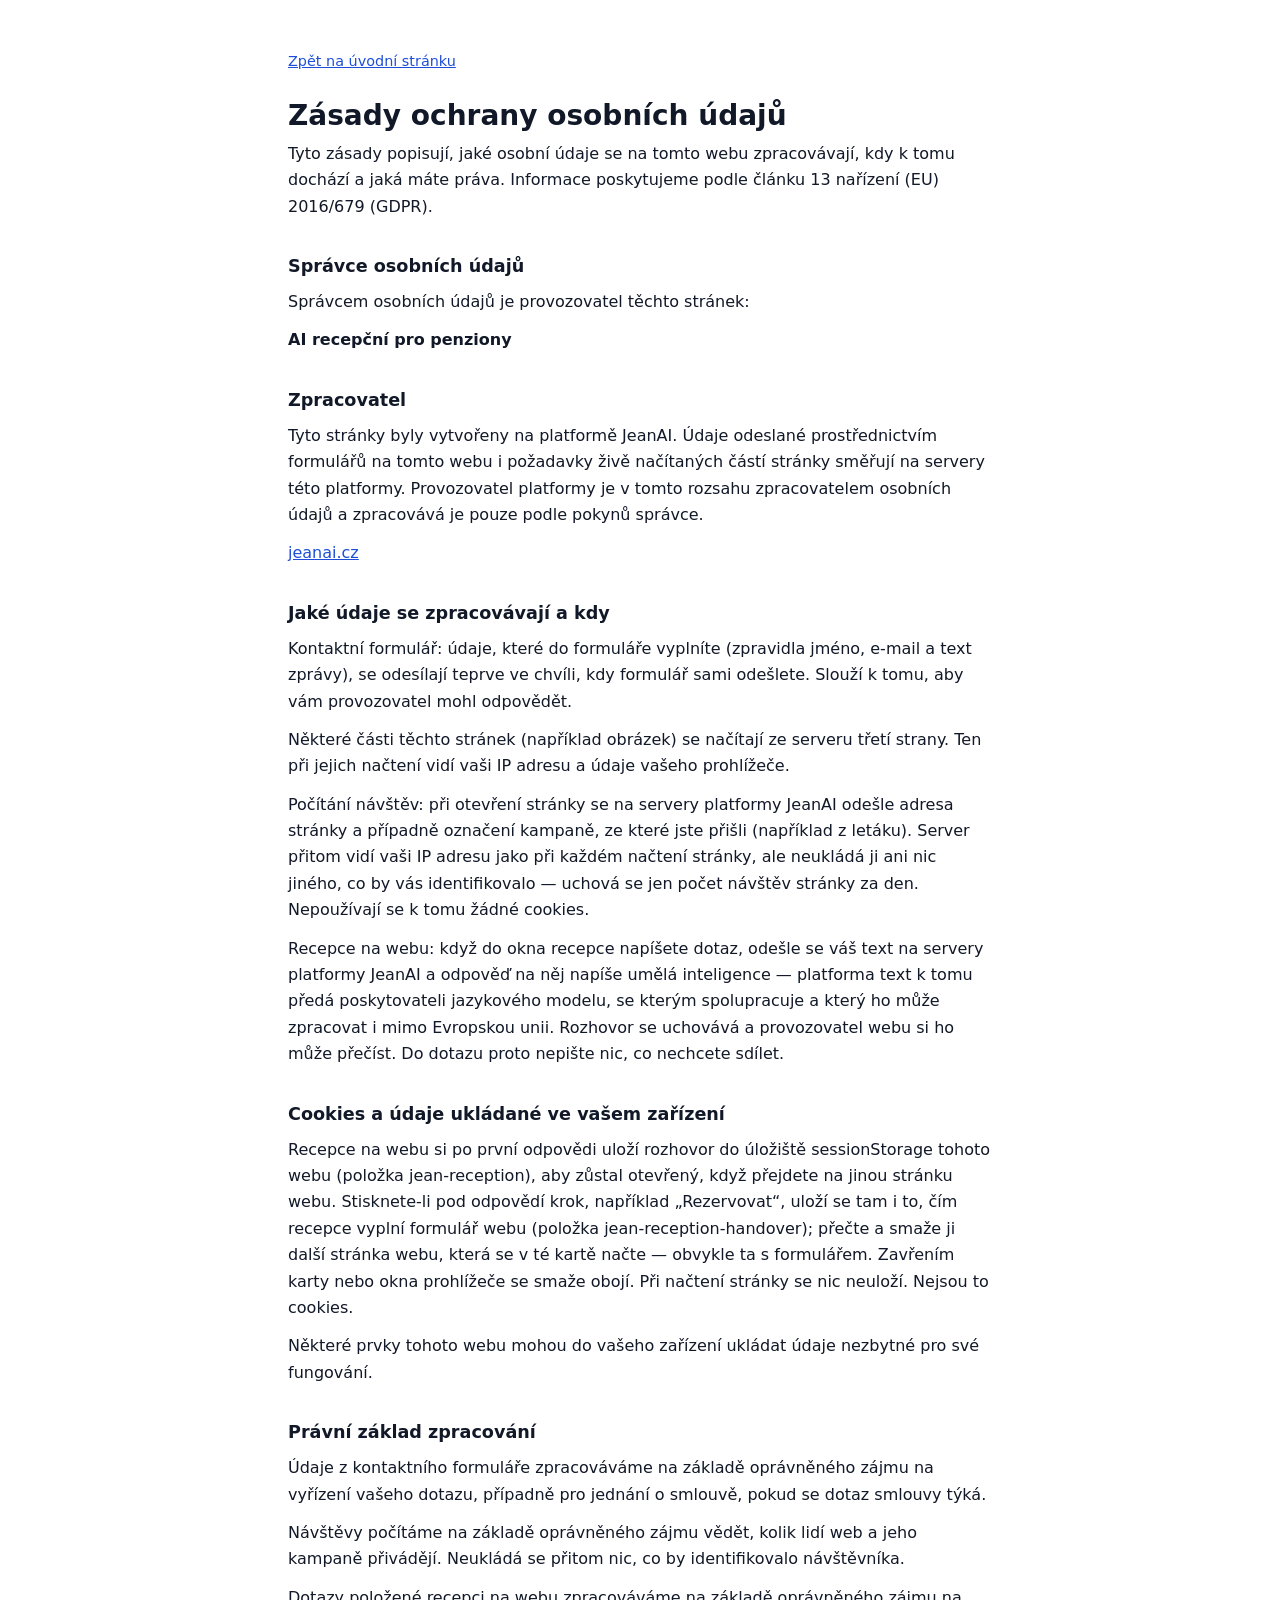
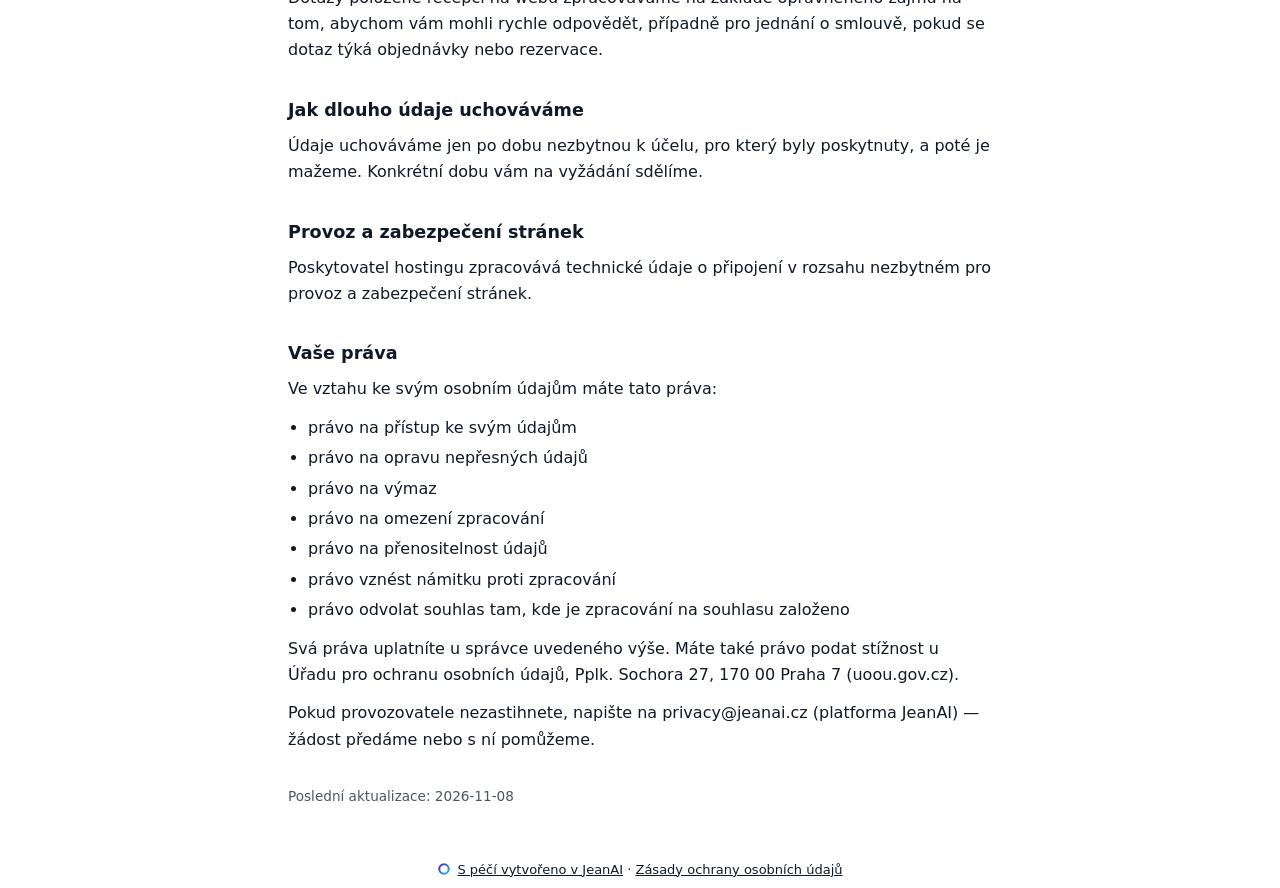
<file: soukromi.html>
<!doctype html><html lang="cs"><head><meta charset="utf-8"><meta name="viewport" content="width=device-width, initial-scale=1"><title>Zásady ochrany osobních údajů</title><style>:root{color-scheme:light}body{margin:0;background:#FFFFFF;color:#111827;font-family:ui-sans-serif,system-ui,-apple-system,'Segoe UI',sans-serif;font-size:16px;line-height:1.65}main{max-width:44rem;margin:0 auto;padding:48px 20px 32px}h1{font-size:1.75rem;line-height:1.25;margin:0 0 8px}h2{font-size:1.1rem;margin:32px 0 8px}p{margin:0 0 12px}ul{margin:0 0 12px;padding-left:1.25rem}li{margin:0 0 4px}a{color:#1D4ED8}.jean-back{display:inline-block;margin-bottom:24px;font-size:0.9rem}.jean-controller{font-weight:600}.jean-updated{margin-top:32px;font-size:0.85rem;color:#4B5563}</style></head><body><main><a class="jean-back" href="/">Zpět na úvodní stránku</a><h1>Zásady ochrany osobních údajů</h1><p>Tyto zásady popisují, jaké osobní údaje se na tomto webu zpracovávají, kdy k tomu dochází a jaká máte práva. Informace poskytujeme podle článku 13 nařízení (EU) 2016/679 (GDPR).</p><section><h2>Správce osobních údajů</h2><p>Správcem osobních údajů je provozovatel těchto stránek:</p><p class="jean-controller">AI recepční pro penziony</p></section><section><h2>Zpracovatel</h2><p>Tyto stránky byly vytvořeny na platformě JeanAI. Údaje odeslané prostřednictvím formulářů na tomto webu i požadavky živě načítaných částí stránky směřují na servery této platformy. Provozovatel platformy je v tomto rozsahu zpracovatelem osobních údajů a zpracovává je pouze podle pokynů správce.</p><p><a href="https://jeanai.cz" rel="noopener">jeanai.cz</a></p></section><section><h2>Jaké údaje se zpracovávají a kdy</h2><p>Kontaktní formulář: údaje, které do formuláře vyplníte (zpravidla jméno, e-mail a text zprávy), se odesílají teprve ve chvíli, kdy formulář sami odešlete. Slouží k tomu, aby vám provozovatel mohl odpovědět.</p><p>Některé části těchto stránek (například obrázek) se načítají ze serveru třetí strany. Ten při jejich načtení vidí vaši IP adresu a údaje vašeho prohlížeče.</p><p>Počítání návštěv: při otevření stránky se na servery platformy JeanAI odešle adresa stránky a případně označení kampaně, ze které jste přišli (například z letáku). Server přitom vidí vaši IP adresu jako při každém načtení stránky, ale neukládá ji ani nic jiného, co by vás identifikovalo — uchová se jen počet návštěv stránky za den. Nepoužívají se k tomu žádné cookies.</p><p>Recepce na webu: když do okna recepce napíšete dotaz, odešle se váš text na servery platformy JeanAI a odpověď na něj napíše umělá inteligence — platforma text k tomu předá poskytovateli jazykového modelu, se kterým spolupracuje a který ho může zpracovat i mimo Evropskou unii. Rozhovor se uchovává a provozovatel webu si ho může přečíst. Do dotazu proto nepište nic, co nechcete sdílet.</p></section><section><h2>Cookies a údaje ukládané ve vašem zařízení</h2><p>Recepce na webu si po první odpovědi uloží rozhovor do úložiště sessionStorage tohoto webu (položka jean-reception), aby zůstal otevřený, když přejdete na jinou stránku webu. Stisknete-li pod odpovědí krok, například „Rezervovat“, uloží se tam i to, čím recepce vyplní formulář webu (položka jean-reception-handover); přečte a smaže ji další stránka webu, která se v té kartě načte — obvykle ta s formulářem. Zavřením karty nebo okna prohlížeče se smaže obojí. Při načtení stránky se nic neuloží. Nejsou to cookies.</p><p>Některé prvky tohoto webu mohou do vašeho zařízení ukládat údaje nezbytné pro své fungování.</p></section><section><h2>Právní základ zpracování</h2><p>Údaje z kontaktního formuláře zpracováváme na základě oprávněného zájmu na vyřízení vašeho dotazu, případně pro jednání o smlouvě, pokud se dotaz smlouvy týká.</p><p>Návštěvy počítáme na základě oprávněného zájmu vědět, kolik lidí web a jeho kampaně přivádějí. Neukládá se přitom nic, co by identifikovalo návštěvníka.</p><p>Dotazy položené recepci na webu zpracováváme na základě oprávněného zájmu na tom, abychom vám mohli rychle odpovědět, případně pro jednání o smlouvě, pokud se dotaz týká objednávky nebo rezervace.</p></section><section><h2>Jak dlouho údaje uchováváme</h2><p>Údaje uchováváme jen po dobu nezbytnou k účelu, pro který byly poskytnuty, a poté je mažeme. Konkrétní dobu vám na vyžádání sdělíme.</p></section><section><h2>Provoz a zabezpečení stránek</h2><p>Poskytovatel hostingu zpracovává technické údaje o připojení v rozsahu nezbytném pro provoz a zabezpečení stránek.</p></section><section><h2>Vaše práva</h2><p>Ve vztahu ke svým osobním údajům máte tato práva:</p><ul><li>právo na přístup ke svým údajům</li><li>právo na opravu nepřesných údajů</li><li>právo na výmaz</li><li>právo na omezení zpracování</li><li>právo na přenositelnost údajů</li><li>právo vznést námitku proti zpracování</li><li>právo odvolat souhlas tam, kde je zpracování na souhlasu založeno</li></ul><p>Svá práva uplatníte u správce uvedeného výše. Máte také právo podat stížnost u Úřadu pro ochranu osobních údajů, Pplk. Sochora 27, 170 00 Praha 7 (uoou.gov.cz).</p><p>Pokud provozovatele nezastihnete, napište na privacy@jeanai.cz (platforma JeanAI) — žádost předáme nebo s ní pomůžeme.</p></section><p class="jean-updated">Poslední aktualizace: 2026-11-08</p></main><div data-jean-identification="1" aria-label="Údaje o provozovateli" style="background:#FFFFFF!important;color:#111827!important;font-family:var(--font-body, ui-sans-serif), system-ui, -apple-system, sans-serif;font-size:13px!important;line-height:1.6!important;padding:8px 16px;text-align:center;word-break:break-word;display:block!important;visibility:visible!important;opacity:1!important;position:static!important;height:auto!important;max-height:none!important;overflow:visible!important;clip-path:none!important;transform:none!important;content-visibility:visible!important"><span style="display:block!important;visibility:visible!important;opacity:1!important;color:inherit!important;font-size:13px!important;line-height:1.6!important;position:static!important;height:auto!important;max-height:none!important;overflow:visible!important;clip-path:none!important;transform:none!important;text-indent:0!important;letter-spacing:normal!important;word-spacing:normal!important;content-visibility:visible!important"><a href="https://jeanai.cz" rel="noopener" style="display:inline!important;text-decoration:underline;visibility:visible!important;opacity:1!important;color:inherit!important;font-size:13px!important;line-height:1.6!important;position:static!important;height:auto!important;max-height:none!important;overflow:visible!important;clip-path:none!important;transform:none!important;text-indent:0!important;letter-spacing:normal!important;word-spacing:normal!important;content-visibility:visible!important"><svg aria-hidden="true" focusable="false" width="14" height="14" viewBox="0 0 128 128" style="display:inline-block!important;visibility:visible!important;opacity:1!important;width:14px!important;height:14px!important;vertical-align:-2px;margin-right:6px"><defs><linearGradient id="jean-mark-ring" x1="0" y1="0" x2="1" y2="1"><stop offset="0" stop-color="#5814cf"/><stop offset="1" stop-color="#12c9e6"/></linearGradient></defs><circle cx="64" cy="64" r="43.5" fill="none" stroke="url(#jean-mark-ring)" stroke-width="19"/></svg>S péčí vytvořeno v JeanAI</a> · <a href="/soukromi.html" style="display:inline!important;text-decoration:underline;visibility:visible!important;opacity:1!important;color:inherit!important;font-size:13px!important;line-height:1.6!important;position:static!important;height:auto!important;max-height:none!important;overflow:visible!important;clip-path:none!important;transform:none!important;text-indent:0!important;letter-spacing:normal!important;word-spacing:normal!important;content-visibility:visible!important">Zásady ochrany osobních údajů</a></span></div></body></html>
</file>
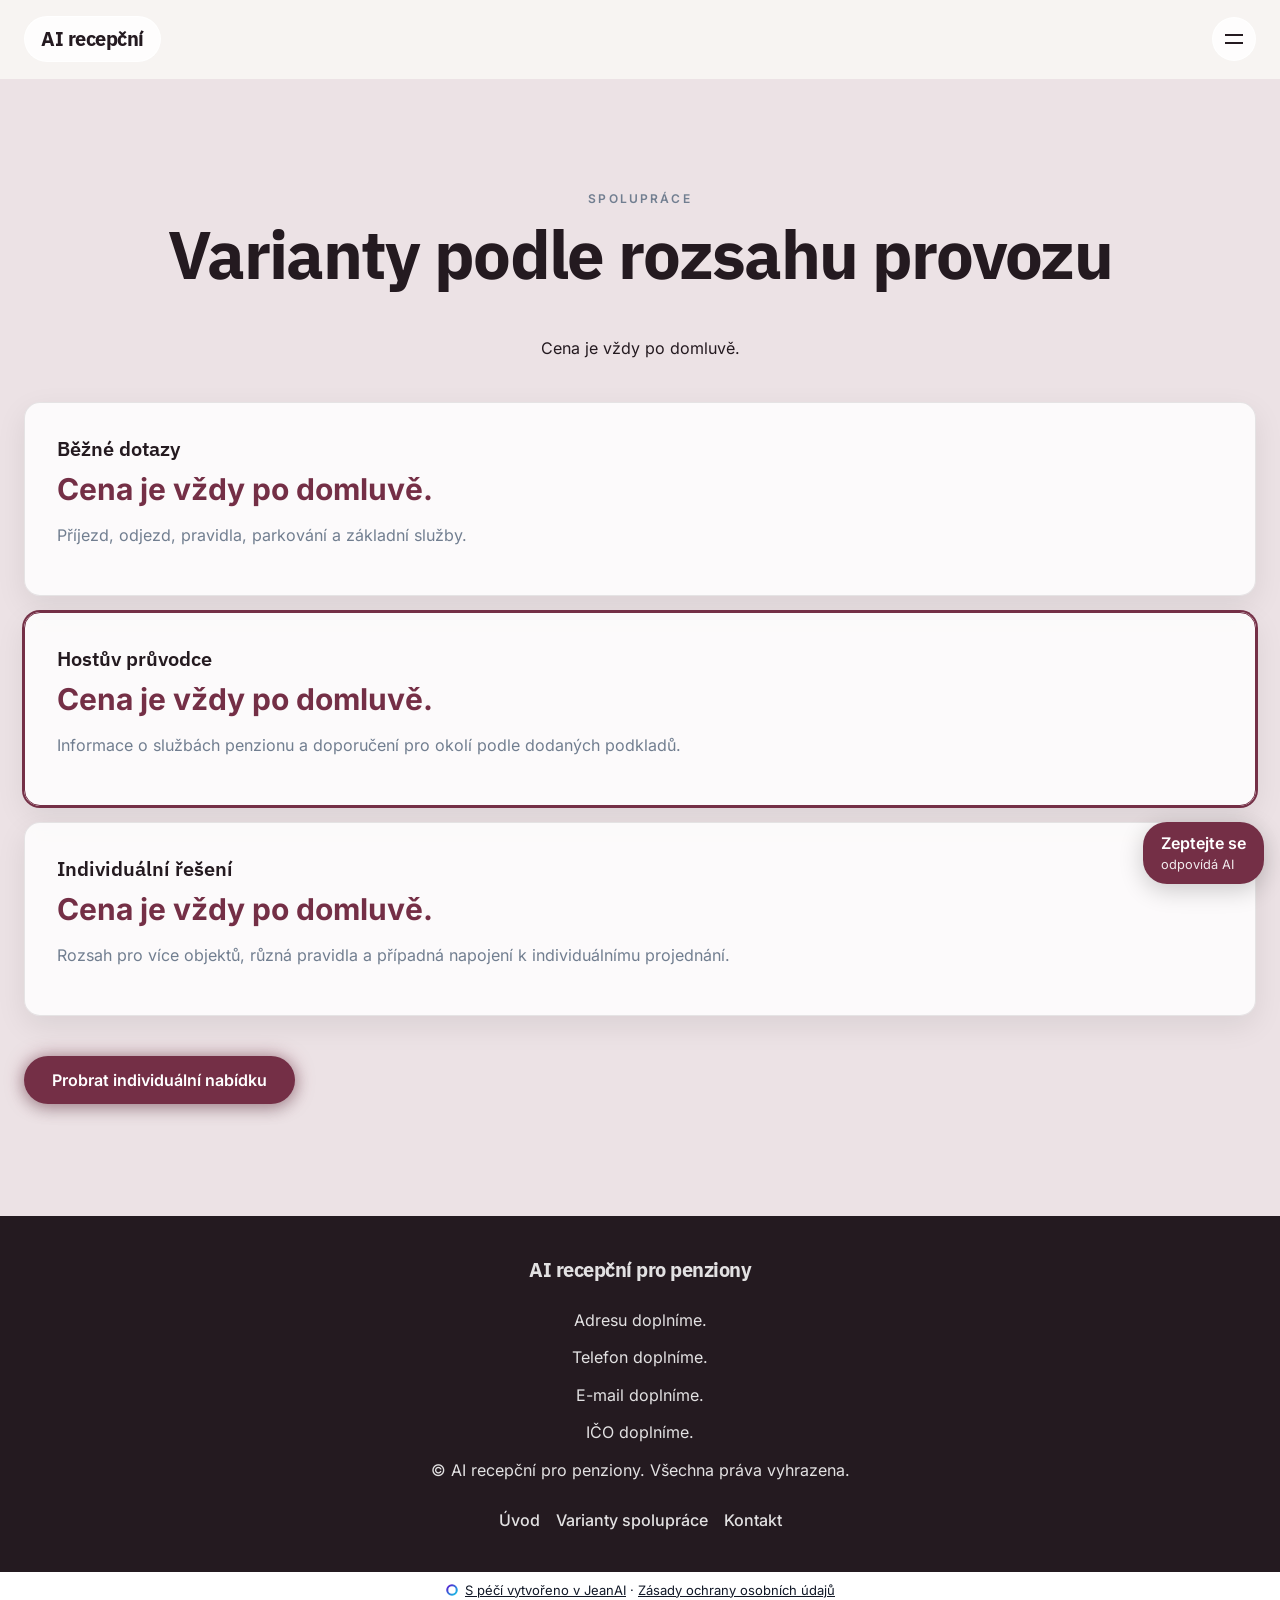
<file: varianty-spoluprace.html>
<!DOCTYPE html>
<html lang="cs">
  <head>
    <meta charset="UTF-8" />
    <meta name="viewport" content="width=device-width, initial-scale=1.0" />
    <meta name="description" content="AI recepční odpovídá hostům penzionů na běžné dotazy podle podkladů a pravidel, které má provozovatel pod kontrolou." />
    <meta property="og:title" content="Varianty spolupráce" />
    <meta property="og:description" content="AI recepční odpovídá hostům penzionů na běžné dotazy podle podkladů a pravidel, které má provozovatel pod kontrolou." />
    <meta property="og:type" content="website" />
    <meta property="og:locale" content="cs" />
    <meta property="og:url" content="https://ai-recepcni-pro-penziony.jeanai-site.cz/varianty-spoluprace.html" />
    <meta property="og:image" content="https://ai-recepcni-pro-penziony.jeanai-site.cz/og-image.jpg" />
    <meta name="twitter:card" content="summary_large_image" />
    <meta name="twitter:title" content="Varianty spolupráce" />
    <meta name="twitter:description" content="AI recepční odpovídá hostům penzionů na běžné dotazy podle podkladů a pravidel, které má provozovatel pod kontrolou." />
    <meta name="twitter:image" content="https://ai-recepcni-pro-penziony.jeanai-site.cz/og-image.jpg" />
    <link rel="canonical" href="https://ai-recepcni-pro-penziony.jeanai-site.cz/varianty-spoluprace.html" />
    <script type="application/ld+json">{"@context":"https://schema.org","@graph":[{"@type":"Organization","name":"AI recepční pro penziony","url":"https://ai-recepcni-pro-penziony.jeanai-site.cz"}]}</script>
    <title>Varianty spolupráce</title>
    <link rel="stylesheet" href="/assets/utilities.css" />
    <link rel="stylesheet" href="/styles.css" />
  </head>
  <body>
    <div class="jean-site-shell" data-jean-motion="off" style="min-height:100vh;display:flex;flex-direction:column">
    <header data-jean-burger="{&quot;panelCss&quot;:&quot;background:#F7F4F2;border-color:color-mix(in srgb, #241A20 10%, transparent)&quot;,&quot;linkCss&quot;:&quot;color:#241A20&quot;,&quot;links&quot;:[{&quot;href&quot;:&quot;/ilustracni-konverzace.html&quot;,&quot;label&quot;:&quot;Ilustrační konverzace&quot;},{&quot;href&quot;:&quot;/#section_pomoc_v_provozu&quot;,&quot;label&quot;:&quot;Pomoc v provozu&quot;},{&quot;href&quot;:&quot;/#section_od_domluvy_k_nasazeni&quot;,&quot;label&quot;:&quot;Postup spolupráce&quot;},{&quot;href&quot;:&quot;/#section_varianty&quot;,&quot;label&quot;:&quot;Varianty&quot;},{&quot;href&quot;:&quot;/kontakt.html#section_contact&quot;,&quot;label&quot;:&quot;Kontakt&quot;},{&quot;href&quot;:&quot;/pomoc-v-kazdodennim-provozu.html&quot;,&quot;label&quot;:&quot;Pomoc v každodenním provozu&quot;},{&quot;href&quot;:&quot;/od-domluvy-k-nasazeni.html&quot;,&quot;label&quot;:&quot;Od domluvy k nasazení&quot;},{&quot;href&quot;:&quot;/varianty-spoluprace.html&quot;,&quot;label&quot;:&quot;Varianty spolupráce&quot;}],&quot;cta&quot;:null,&quot;mobileOnly&quot;:false}" class="sticky top-0 z-50" data-jean-header-look="blend" data-jean-header-intro="section_pricing_options" style="background-color:rgba(255,255,255,0.85);backdrop-filter:blur(12px);-webkit-backdrop-filter:blur(12px);border-bottom:1px solid rgba(255,255,255,0.80)" id="section_header" data-section-id="section_header" data-section-type="header">
      <div class="max-w-7xl mx-auto px-6 py-4 flex items-center justify-between gap-4">
        <span class="inline-flex items-center gap-3 px-4 py-2 rounded-full" style="background-color:rgba(255,255,255,0.82);backdrop-filter:blur(10px);-webkit-backdrop-filter:blur(10px);border:1px solid rgba(255,255,255,0.75)">
          <span class="text-xl tracking-tight flex-shrink-0" data-block-id="block_brand" data-block-type="text.heading" style="color:var(--color-text);font-family:var(--font-heading);font-weight:700">AI recepční</span>
        </span>
        <button type="button" aria-expanded="false" aria-label="Menu" class="inline-flex flex-col justify-center items-center gap-1.5 w-11 h-11 rounded-full cursor-pointer" style="background-color:rgba(255,255,255,0.82);backdrop-filter:blur(10px);-webkit-backdrop-filter:blur(10px);border:1px solid rgba(255,255,255,0.75)">
          <span style="width:18px;height:2px;background-color:var(--color-text);display:block;transition:transform .2s;transform:none"></span>
          <span style="width:18px;height:2px;background-color:var(--color-text);display:block;transition:transform .2s;transform:none"></span>
        </button>
      </div>
      
    </header>
    <div id="section_pricing_options" class="jean-motion-layer" data-jean-reveal="true" data-section-id="section_pricing_options" data-section-type="pricing">
    <section class="py-20 lg:py-28 jean-section-shell" style="background-color:var(--color-surface-strong)">
      <div class="max-w-7xl mx-auto px-6">
        <div class="jean-heading-group"><p class="jean-eyebrow text-center" style="color:var(--color-muted);font-family:var(--font-body);font-size:0.75rem;line-height:1.4;font-weight:600;letter-spacing:0.18em;text-transform:uppercase;margin:0 0 0.75rem">Spolupráce</p><h2 class="text-3xl lg:text-4xl font-bold text-center mb-12" data-block-id="block_options_heading" data-block-type="text.heading" style="color:var(--color-text);font-family:var(--font-heading)">Varianty podle rozsahu provozu</h2></div>
        <div class="max-w-3xl mx-auto text-center mb-10 flex flex-col gap-4"><div><p data-block-id="block_options_disclaimer" data-block-type="text.paragraph" style="color:var(--color-text);line-height:1.6;font-weight:400">Cena je vždy po domluvě.</p></div></div>
        <div class="jean-stagger-grid grid grid-cols-1 md:grid-cols-1 lg:grid-cols-1 gap-6 items-stretch">
          <div class="jean-card-face jean-float p-8 jean-card-corner jean-motion-layer jean-stagger-card jean-parallax-up" data-jean-reveal="true" data-block-id="block_option_basic" data-block-type="card" style="transition-delay:0s">
            
            <h3 class="text-xl font-semibold mb-2" style="color:var(--color-text)">Běžné dotazy</h3>
            <p class="text-3xl font-bold mb-4" style="color:var(--color-primary)">Cena je vždy po domluvě.</p>
            <p class="mb-4" style="color:var(--color-muted)">Příjezd, odjezd, pravidla, parkování a základní služby.</p>
            
            
          </div>
          <div class="jean-card-face jean-float p-8 jean-card-corner jean-motion-layer jean-stagger-card ring-2 jean-parallax-down" data-jean-reveal="true" data-block-id="block_option_guide" data-block-type="card" style="border-color:var(--color-primary);outline-color:var(--color-primary);transition-delay:0.08s">
            
            <h3 class="text-xl font-semibold mb-2" style="color:var(--color-text)">Hostův průvodce</h3>
            <p class="text-3xl font-bold mb-4" style="color:var(--color-primary)">Cena je vždy po domluvě.</p>
            <p class="mb-4" style="color:var(--color-muted)">Informace o službách penzionu a doporučení pro okolí podle dodaných podkladů.</p>
            
            
          </div>
          <div class="jean-card-face jean-float p-8 jean-card-corner jean-motion-layer jean-stagger-card jean-parallax-up" data-jean-reveal="true" data-block-id="block_option_custom" data-block-type="card" style="transition-delay:0.16s">
            
            <h3 class="text-xl font-semibold mb-2" style="color:var(--color-text)">Individuální řešení</h3>
            <p class="text-3xl font-bold mb-4" style="color:var(--color-primary)">Cena je vždy po domluvě.</p>
            <p class="mb-4" style="color:var(--color-muted)">Rozsah pro více objektů, různá pravidla a případná napojení k individuálnímu projednání.</p>
            
            
          </div>
        </div>
        <div class="jean-section-tail mt-10 flex flex-col gap-5"><div><div data-block-id="block_options_cta" data-block-type="button"><a href="/kontakt.html#section_contact" style="display:inline-block;padding:.75rem 1.75rem;font-weight:600;border-radius:9999px;color:var(--color-on-primary, #fff);background:var(--color-primary);border:none;box-shadow:0 0 18px color-mix(in srgb, var(--color-primary) 55%, transparent), 0 6px 16px rgba(0,0,0,0.16)">Probrat individuální nabídku</a></div></div></div>
      </div>
    </section>
    </div>
    <footer class="py-10 mt-auto" style="background-color:#241A20;color:rgba(255,255,255,0.87);--color-text:rgba(255,255,255,0.87);--color-heading:#ffffff;--color-muted:rgba(255,255,255,0.64);--color-surface:rgba(255,255,255,0.08);--color-surface-tint:rgba(255,255,255,0.1);--color-surface-strong:rgba(255,255,255,0.14);--color-card:rgba(255,255,255,0.08);--color-card-strong:rgba(255,255,255,0.12);--color-line:rgba(255,255,255,0.14);--color-line-strong:rgba(255,255,255,0.24);--color-nav:rgba(255,255,255,0.08);--color-nav-border:rgba(255,255,255,0.16);--color-image-placeholder:rgba(255,255,255,0.08)" id="section_footer" data-section-id="section_footer" data-section-type="footer">
      <div class="max-w-7xl mx-auto px-6 flex flex-col gap-6">
        <div class="text-center"><span class="text-xl font-bold tracking-tight" data-block-id="block_footer_brand" data-block-type="text.heading" style="color:var(--color-text);font-family:var(--font-heading)">AI recepční pro penziony</span></div>
        <div class="text-center max-w-3xl mx-auto flex flex-col gap-3"><div><p data-block-id="block_footer_address" data-block-type="text.paragraph" style="color:var(--color-text);line-height:1.6;font-weight:400">Adresu doplníme.</p></div>
          <div><p data-block-id="block_footer_phone" data-block-type="text.paragraph" style="color:var(--color-text);line-height:1.6;font-weight:400">Telefon doplníme.</p></div>
          <div><p data-block-id="block_footer_email" data-block-type="text.paragraph" style="color:var(--color-text);line-height:1.6;font-weight:400">E-mail doplníme.</p></div>
          <div><p data-block-id="block_footer_ico" data-block-type="text.paragraph" style="color:var(--color-text);line-height:1.6;font-weight:400">IČO doplníme.</p></div>
          <div><p data-block-id="block_footer_copyright" data-block-type="text.paragraph" style="color:var(--color-text);line-height:1.6;font-weight:400">© AI recepční pro penziony. Všechna práva vyhrazena.</p></div></div>
        <div class="flex flex-col items-center gap-3"><div><nav data-block-id="block_footer_links" data-block-type="nav_links" style="display:flex;flex-wrap:wrap;justify-content:center;gap:1rem"><a href="/#section_hero" style="color:var(--color-text);font-weight:500">Úvod</a><a href="/#section_varianty" style="color:var(--color-text);font-weight:500">Varianty spolupráce</a><a href="/kontakt.html#section_contact" style="color:var(--color-text);font-weight:500">Kontakt</a></nav></div></div>
        
        
      </div>
    </footer><div data-jean-identification="1" aria-label="Údaje o provozovateli" style="background:#FFFFFF!important;color:#111827!important;font-family:var(--font-body, ui-sans-serif), system-ui, -apple-system, sans-serif;font-size:13px!important;line-height:1.6!important;padding:8px 16px;text-align:center;word-break:break-word;display:block!important;visibility:visible!important;opacity:1!important;position:static!important;height:auto!important;max-height:none!important;overflow:visible!important;clip-path:none!important;transform:none!important;content-visibility:visible!important"><span style="display:block!important;visibility:visible!important;opacity:1!important;color:inherit!important;font-size:13px!important;line-height:1.6!important;position:static!important;height:auto!important;max-height:none!important;overflow:visible!important;clip-path:none!important;transform:none!important;text-indent:0!important;letter-spacing:normal!important;word-spacing:normal!important;content-visibility:visible!important"><a href="https://jeanai.cz" rel="noopener" style="display:inline!important;text-decoration:underline;visibility:visible!important;opacity:1!important;color:inherit!important;font-size:13px!important;line-height:1.6!important;position:static!important;height:auto!important;max-height:none!important;overflow:visible!important;clip-path:none!important;transform:none!important;text-indent:0!important;letter-spacing:normal!important;word-spacing:normal!important;content-visibility:visible!important"><svg aria-hidden="true" focusable="false" width="14" height="14" viewBox="0 0 128 128" style="display:inline-block!important;visibility:visible!important;opacity:1!important;width:14px!important;height:14px!important;vertical-align:-2px;margin-right:6px"><defs><linearGradient id="jean-mark-ring" x1="0" y1="0" x2="1" y2="1"><stop offset="0" stop-color="#5814cf"/><stop offset="1" stop-color="#12c9e6"/></linearGradient></defs><circle cx="64" cy="64" r="43.5" fill="none" stroke="url(#jean-mark-ring)" stroke-width="19"/></svg>S péčí vytvořeno v JeanAI</a> · <a href="/soukromi.html" style="display:inline!important;text-decoration:underline;visibility:visible!important;opacity:1!important;color:inherit!important;font-size:13px!important;line-height:1.6!important;position:static!important;height:auto!important;max-height:none!important;overflow:visible!important;clip-path:none!important;transform:none!important;text-indent:0!important;letter-spacing:normal!important;word-spacing:normal!important;content-visibility:visible!important">Zásady ochrany osobních údajů</a></span></div>
    </div>
    <script>
(function () {
  "use strict";

  function styled(tag, css) {
    var el = document.createElement(tag);
    el.style.cssText = css;
    return el;
  }

  // ── gallery lightbox — parity with the React modal, clicks only ──
  var galleries = document.querySelectorAll('[data-jean-lightbox]');
  for (var g = 0; g < galleries.length; g += 1) (function (sectionEl) {
    var figures = sectionEl.querySelectorAll('figure');
    var managedMount = sectionEl.getAttribute('data-jean-lightbox') === 'managed';
    if (figures.length === 0 && !managedMount) return;
    var items = [];
    for (var i = 0; i < figures.length; i += 1) {
      var img = figures[i].querySelector('img');
      items.push({
        src: img ? (img.getAttribute('data-jean-full') || img.getAttribute('src') || '') : '',
        alt: img ? (img.getAttribute('alt') || '') : '',
      });
    }

    var idx = -1;
    var overlay = null;
    var imgEl = null;
    var counterEl = null;

    function close() {
      if (overlay && overlay.parentNode) overlay.parentNode.removeChild(overlay);
      overlay = null;
      idx = -1;
    }
    function show(next) {
      idx = Math.max(0, Math.min(items.length - 1, next));
      imgEl.src = items[idx].src;
      imgEl.alt = items[idx].alt;
      counterEl.textContent = (idx + 1) + ' / ' + items.length;
    }
    function navButton(placementCss, text, onClick) {
      var btn = styled('button', 'position:absolute;' + placementCss + ';padding:0.75rem;border-radius:9999px;background:rgba(255,255,255,0.15);color:#fff;border:none;cursor:pointer');
      btn.type = 'button';
      btn.textContent = text;
      btn.addEventListener('click', function (e) { e.stopPropagation(); onClick(); });
      return btn;
    }
    function open(start) {
      overlay = styled('div', 'position:fixed;inset:0;z-index:100;display:flex;align-items:center;justify-content:center;background:rgba(0,0,0,0.92)');
      overlay.addEventListener('click', close);
      var wrap = styled('div', 'position:relative');
      wrap.addEventListener('click', function (e) { e.stopPropagation(); });
      imgEl = styled('img', 'max-height:85vh;max-width:90vw;border-radius:0.75rem;object-fit:contain;box-shadow:0 25px 50px rgba(0,0,0,0.5)');
      wrap.appendChild(imgEl);
      counterEl = styled('div', 'position:absolute;bottom:1rem;left:50%;transform:translateX(-50%);font-size:0.875rem;color:rgba(255,255,255,0.7)');
      overlay.appendChild(wrap);
      overlay.appendChild(navButton('left:1rem;top:50%;transform:translateY(-50%);font-size:1.5rem', '\u2190', function () { show(idx - 1); }));
      overlay.appendChild(navButton('right:1rem;top:50%;transform:translateY(-50%);font-size:1.5rem', '\u2192', function () { show(idx + 1); }));
      overlay.appendChild(navButton('top:1rem;right:1rem;font-size:1.2rem;line-height:1', '\u00d7', close));
      overlay.appendChild(counterEl);
      document.body.appendChild(overlay);
      show(start);
    }

    // 8z56 W-2a — a MANAGED gallery's figures are its collection's, and the
    // live refresh replaces them after this runs: one delegate on the section,
    // the list read at the click, and a placeholder panel never opens.
    if (managedMount) {
      sectionEl.addEventListener('click', function (e) {
        var fig = e && e.target && e.target.closest ? e.target.closest('figure') : null;
        if (!fig || fig.closest('[data-jean-placeholder]')) return;
        var live = sectionEl.querySelectorAll('figure');
        var at = -1;
        items = [];
        for (var k = 0; k < live.length; k += 1) {
          if (live[k].closest('[data-jean-placeholder]')) continue;
          if (live[k] === fig) at = items.length;
          var liveImg = live[k].querySelector('img');
          items.push({
            src: liveImg ? (liveImg.getAttribute('data-jean-full') || liveImg.getAttribute('src') || '') : '',
            alt: liveImg ? (liveImg.getAttribute('alt') || '') : '',
          });
        }
        if (at >= 0) open(at);
      });
      return;
    }

    for (var f = 0; f < figures.length; f += 1) (function (fi) {
      figures[fi].addEventListener('click', function () { open(fi); });
    })(f);
  })(galleries[g]);

  // ── a picture that opens (8z46 QL-24a) ──
  // Bound to img[data-jean-image-open], which the renderer stamps on a picture
  // whose block or site says it opens. Never in the editor's canvas: the
  // overlay's own script is on that page (script[data-jean-overlay]) and a
  // click there selects the block, so the click is left to it.
  //
  // From the keyboard too (8z46 leftover, 8z50 run): the picture is in the Tab
  // order and opens on Enter or Space; the dialog takes the focus on its close
  // button and keeps Tab inside; closing it, any way, gives the focus back to
  // the picture that opened it. The canvas is asked at the moment of the key,
  // as at the click: its overlay script comes after this one on the page.
  var openables = document.querySelectorAll('img[data-jean-image-open]');
  if (openables.length > 0) (function () {
    var box = null;
    var boxImg = null;
    var boxCaption = null;
    var boxCounter = null;
    var boxClose = null;
    var opener = null;
    var group = [];
    var at = -1;

    function inEditorCanvas() {
      return typeof document.querySelector === 'function' && Boolean(document.querySelector('script[data-jean-overlay]'));
    }
    function sameSection(img) {
      var root = typeof img.closest === 'function' ? img.closest('[data-section-id]') : null;
      if (!root) return [img];
      var list = root.querySelectorAll('img[data-jean-image-open]');
      var out = [];
      for (var i = 0; i < list.length; i += 1) out.push(list[i]);
      return out.length ? out : [img];
    }
    function paint() {
      var img = group[at];
      boxImg.src = img.getAttribute('data-jean-full') || img.getAttribute('src') || '';
      boxImg.alt = img.getAttribute('alt') || '';
      boxCaption.textContent = boxImg.alt;
      boxCaption.style.display = boxImg.alt ? 'block' : 'none';
      if (boxCounter) boxCounter.textContent = (at + 1) + ' / ' + group.length;
    }
    function step(delta) {
      if (group.length < 2) return;
      at = (at + delta + group.length) % group.length;
      paint();
    }
    function inside(el) {
      for (var x = el; x; x = x.parentNode) if (x === box) return true;
      return false;
    }
    function keepTabInside(e) {
      var buttons = box.querySelectorAll('button');
      if (!buttons.length) return;
      var first = buttons[0];
      var last = buttons[buttons.length - 1];
      var active = document.activeElement;
      if (e.shiftKey ? (active === first || !inside(active)) : (active === last || !inside(active))) {
        if (typeof e.preventDefault === 'function') e.preventDefault();
        (e.shiftKey ? last : first).focus();
      }
    }
    function onKey(e) {
      if (!box) return;
      if (e.key === 'Escape') shut();
      else if (e.key === 'ArrowRight') step(1);
      else if (e.key === 'ArrowLeft') step(-1);
      else if (e.key === 'Tab') keepTabInside(e);
    }
    function shut() {
      if (box && box.parentNode) box.parentNode.removeChild(box);
      box = null;
      boxClose = null;
      at = -1;
      if (typeof document.removeEventListener === 'function') document.removeEventListener('keydown', onKey);
      var back = opener;
      opener = null;
      if (back && typeof back.focus === 'function') back.focus();
    }
    function control(placementCss, text, onClick) {
      var btn = styled('button', 'position:absolute;' + placementCss + ';padding:0.75rem;border-radius:9999px;background:rgba(255,255,255,0.15);color:#fff;border:none;cursor:pointer');
      btn.type = 'button';
      btn.textContent = text;
      btn.addEventListener('click', function (e) { e.stopPropagation(); onClick(); });
      return btn;
    }
    function open(img) {
      opener = img;
      group = sameSection(img);
      at = Math.max(0, group.indexOf(img));
      box = styled('div', 'position:fixed;inset:0;z-index:101;display:flex;flex-direction:column;align-items:center;justify-content:center;gap:1rem;padding:1.5rem;background:rgba(0,0,0,0.9);cursor:zoom-out');
      box.setAttribute('role', 'dialog');
      box.setAttribute('aria-modal', 'true');
      box.addEventListener('click', shut);
      boxImg = styled('img', 'max-height:80vh;max-width:92vw;border-radius:0.75rem;object-fit:contain;box-shadow:0 25px 50px rgba(0,0,0,0.5);cursor:default');
      boxImg.addEventListener('click', function (e) { e.stopPropagation(); });
      boxCaption = styled('p', 'margin:0;max-width:60rem;text-align:center;color:#fff;font-size:0.95rem;line-height:1.5');
      box.appendChild(boxImg);
      box.appendChild(boxCaption);
      boxCounter = null;
      if (group.length > 1) {
        boxCounter = styled('div', 'font-size:0.875rem;color:rgba(255,255,255,0.7)');
        box.appendChild(boxCounter);
        box.appendChild(control('left:1rem;top:50%;transform:translateY(-50%);font-size:1.5rem', '\u2190', function () { step(-1); }));
        box.appendChild(control('right:1rem;top:50%;transform:translateY(-50%);font-size:1.5rem', '\u2192', function () { step(1); }));
      }
      boxClose = control('top:1rem;right:1rem;font-size:1.2rem;line-height:1', '\u00d7', shut);
      box.appendChild(boxClose);
      document.body.appendChild(box);
      if (typeof document.addEventListener === 'function') document.addEventListener('keydown', onKey);
      paint();
      if (typeof boxClose.focus === 'function') boxClose.focus();
    }
    for (var o = 0; o < openables.length; o += 1) (function (img) {
      if (img.getAttribute('tabindex') === null) img.setAttribute('tabindex', '0');
      img.setAttribute('role', 'button');
      img.addEventListener('click', function (e) {
        if (inEditorCanvas()) return;
        if (e && e.defaultPrevented) return;
        open(img);
      });
      // Enter opens on the press, Space on the release, as a button does: the
      // focus moves onto the close button when it opens, and a Space released
      // there would click it shut again. A held Enter opens once (its repeats
      // would press the close button, then the picture, in turn), and Space
      // opens only on the release of a press that began on this picture.
      var spacePressed = false;
      img.addEventListener('keydown', function (e) {
        if (box || inEditorCanvas()) return;
        if (e.key !== 'Enter' && e.key !== ' ') return;
        if (typeof e.preventDefault === 'function') e.preventDefault();
        if (e.repeat) return;
        if (e.key === 'Enter') open(img);
        else spacePressed = true;
      });
      img.addEventListener('keyup', function (e) {
        if (e.key !== ' ') return;
        var pressedHere = spacePressed;
        spacePressed = false;
        if (!pressedHere || box || inEditorCanvas()) return;
        if (typeof e.preventDefault === 'function') e.preventDefault();
        open(img);
      });
    })(openables[o]);
  })();

  // ── paged menu — the pager the mount render froze on page one ──
  var menus = document.querySelectorAll('[data-jean-menu-paged]');
  for (var m = 0; m < menus.length; m += 1) (function (sectionEl) {
    var pages = sectionEl.querySelectorAll('[data-jean-menu-page]');
    if (pages.length === 0) return;

    var prev = null;
    var next = null;
    var nums = [];
    var buttons = sectionEl.querySelectorAll('button');
    for (var i = 0; i < buttons.length; i += 1) {
      var label = (buttons[i].textContent || '').trim();
      if (label === '\u2190') prev = buttons[i];
      else if (label === '\u2192') next = buttons[i];
      else if (/^[0-9]+$/.test(label)) nums.push(buttons[i]);
    }
    var counter = null;
    var divs = sectionEl.querySelectorAll('div');
    for (var d = 0; d < divs.length; d += 1) {
      if (/^[0-9]+ \/ [0-9]+$/.test((divs[d].textContent || '').trim()) && !divs[d].querySelector('div')) {
        counter = divs[d];
        break;
      }
    }

    var current = 0;
    for (var p0 = 0; p0 < pages.length; p0 += 1) {
      if (pages[p0].style.display !== 'none') { current = p0; break; }
    }

    function setPage(n) {
      current = Math.max(0, Math.min(pages.length - 1, n));
      for (var p = 0; p < pages.length; p += 1) {
        pages[p].style.display = p === current ? 'block' : 'none';
      }
      if (counter) counter.textContent = (current + 1) + ' / ' + pages.length;
      if (prev) { prev.disabled = current === 0; prev.style.opacity = current === 0 ? '0.5' : '1'; }
      if (next) { next.disabled = current === pages.length - 1; next.style.opacity = current === pages.length - 1 ? '0.5' : '1'; }
      for (var b = 0; b < nums.length; b += 1) {
        var active = b === current;
        nums[b].style.border = active ? '1px solid var(--color-primary)' : '1px solid var(--color-line)';
        nums[b].style.backgroundColor = active ? 'color-mix(in srgb, var(--color-primary) 12%, white)' : 'var(--color-surface)';
        nums[b].style.color = active ? 'var(--color-primary)' : 'var(--color-text)';
      }
    }

    if (prev) prev.addEventListener('click', function () { setPage(current - 1); });
    if (next) next.addEventListener('click', function () { setPage(current + 1); });
    for (var nb = 0; nb < nums.length; nb += 1) (function (k) {
      nums[k].addEventListener('click', function () { setPage(k); });
    })(nb);
  })(menus[m]);

  // ── burger header — the drawer the mount render never painted ──
  //
  // DELEGATED from the document on purpose (8z52 QC-4), rather than bound to
  // the buttons this script finds at load. The editor's canvas swaps a changed
  // section's markup in place (canvasMorph.ts), and a listener left on the
  // button that was there at load sits on a node the page no longer holds: the
  // drawer opened once and then never again, so a header carrying
  // data-jean-burger — which is every header with a link or a CTA — had to
  // remount the whole canvas document for every edit to its text. A delegate
  // reads the header out of the event, so a header swapped in an hour later
  // behaves exactly like the one that loaded, and nobody has to re-initialise
  // anything for it.
  //
  // Which costs a rule: NO STATE IN A CLOSURE, because a closure describes the
  // header that was. The state is the DOM. Whether the drawer is open is the
  // button's aria-expanded — the attribute a screen reader is told anyway —
  // and the panel is the element carrying jean-burger-panel, built on open
  // and removed on close. A swapped header arrives with neither, and that is
  // the honest answer: the markup the renderer writes has the drawer shut.
  //
  // NOTE: no backticks anywhere below. The whole script is a JS template
  // literal, and a backtick in a COMMENT closes it — the error lands on a line
  // that looks fine.
  function burgerPanelOf(headerEl) {
    return headerEl.querySelector('.jean-burger-panel');
  }

  function buildBurgerPanel(data) {
    // Two shapes, because the two headers are two compositions. An overlay
    // header's drawer IS its navigation at every width, so it stays the
    // floating rounded card. The other three keep their nav on the desktop
    // and only borrow this below the md breakpoint, so their panel is a
    // full-width sheet under the bar — and it carries the md:hidden class, or
    // a reader who opens it on a phone and then widens the window is left
    // with a panel duplicating the nav bar above it.
    //
    // RESOLVED colours from the drawer data, never var(--color-*): this panel
    // hangs INSIDE the header, and a header on a dark ground scopes its own
    // --color-text / --color-line overrides to that element while leaving
    // --color-bg alone. A panel reading those tokens paints the page's white
    // background under the header's white text — invisible. Measured live.
    var face = data.panelCss || 'background:#FFFFFF;border-color:rgba(15,23,42,0.12)';
    var inkCss = data.linkCss || 'color:#0F172A';
    var panel = data.mobileOnly
      ? styled('div', 'padding:0 1.5rem 1.25rem;border-top-width:1px;border-top-style:solid;' + face)
      : styled('div', 'margin:0 1.5rem;border-radius:1rem;padding:2rem;border-width:1px;border-style:solid;box-shadow:0 24px 60px rgba(0,0,0,0.18);' + face);
    // jean-burger-panel is how the delegate finds an open drawer again; it is
    // a class and not a data-jean-* name on purpose, so it stays out of the
    // swap decision canvasMorph.ts makes from those names.
    panel.className = data.mobileOnly ? 'jean-burger-panel md:hidden' : 'jean-burger-panel';
    var nav = styled('nav', 'display:flex;flex-direction:column;gap:1rem');
    var links = Array.isArray(data.links) ? data.links : [];
    for (var i = 0; i < links.length; i += 1) {
      var a = styled('a', 'font-size:1.125rem;font-weight:500;text-decoration:none;' + inkCss);
      a.href = links[i].href || '#';
      a.textContent = links[i].label || 'Link';
      nav.appendChild(a);
    }
    panel.appendChild(nav);
    if (data.cta && data.cta.label) {
      var cta = styled('a', 'display:inline-flex;align-items:center;padding:0.625rem 1.5rem;margin-top:1.5rem;font-size:0.875rem;font-weight:600;text-decoration:none;' + (data.cta.css || ''));
      cta.href = data.cta.href || '#';
      cta.textContent = data.cta.label;
      panel.appendChild(cta);
    }
    return panel;
  }

  function paintBurgerButton(btn, open) {
    btn.setAttribute('aria-expanded', open ? 'true' : 'false');
    // TWO bars on the overlay burger, THREE on the others — and the middle
    // one has to go, or the X keeps a stroke through its centre. Written off
    // the actual count rather than a layout flag, so a burger that grows or
    // loses a bar animates correctly without this knowing which it was.
    var spans = btn.querySelectorAll('span');
    if (spans.length >= 3) {
      spans[0].style.transform = open ? 'translateY(9px) rotate(45deg)' : 'none';
      spans[1].style.opacity = open ? '0' : '1';
      spans[2].style.transform = open ? 'translateY(-9px) rotate(-45deg)' : 'none';
    } else if (spans.length === 2) {
      spans[0].style.transform = open ? 'translateY(4px) rotate(45deg)' : 'none';
      spans[1].style.transform = open ? 'translateY(-4px) rotate(-45deg)' : 'none';
    }
  }

  function shutBurger(headerEl) {
    var panel = burgerPanelOf(headerEl);
    if (panel && panel.parentNode) panel.parentNode.removeChild(panel);
    var btn = headerEl.querySelector('button[aria-label="Menu"]');
    if (btn) paintBurgerButton(btn, false);
  }

  function toggleBurger(headerEl, btn) {
    if (burgerPanelOf(headerEl)) { shutBurger(headerEl); return; }
    var data;
    try { data = JSON.parse(headerEl.getAttribute('data-jean-burger') || '{}'); } catch (err) { return; }
    headerEl.appendChild(buildBurgerPanel(data));
    paintBurgerButton(btn, true);
  }

  if (typeof document.addEventListener === 'function') {
    document.addEventListener('click', function (ev) {
      var target = ev && ev.target;
      if (!target || typeof target.closest !== 'function') return;
      var btn = target.closest('button[aria-label="Menu"]');
      var headerEl = (btn || target).closest('[data-jean-burger]');
      // A burger button in a header with no drawer data has nothing to open —
      // the renderer drops the attribute when the drawer would be empty.
      if (!headerEl) return;
      if (btn) { toggleBurger(headerEl, btn); return; }
      // A link inside the open drawer: the browser follows it, and the drawer
      // that covered the page goes with it — the close the per-link listener
      // used to do, now without a listener per link.
      var link = target.closest('a');
      if (link && link.closest('.jean-burger-panel')) shutBurger(headerEl);
    });
  }

  // ── click-to-load video (SF-1b) — the iframe is CREATED, never rendered ──
  //
  // The page ships a placeholder that is a link to the video's own page, so a
  // reader with no JavaScript still gets the video. With JavaScript, the click
  // is intercepted and the embed is built here instead — which is the only
  // moment a visitor's browser talks to YouTube or Vimeo, and it happens
  // because they asked. autoplay=1 is added so the click that replaced the
  // poster also starts the video: one click, not two. (No backticks in this
  // literal - one ends it, which is what the header two hundred lines up says.)
  var videos = document.querySelectorAll('[data-jean-video]');
  for (var vi = 0; vi < videos.length; vi += 1) (function (holder) {
    var trigger = holder.querySelector('[data-jean-video-play]');
    if (!trigger) return;
    trigger.addEventListener('click', function (ev) {
      var src = holder.getAttribute('data-jean-video');
      // No embed URL means the link is the only answer there is — let it open.
      if (!src) return;
      // The placeholder IS an <a href> to the video's own page, so the browser
      // gestures for „open this elsewhere" must keep working: a modifier click
      // or a middle click follows the link instead of being swallowed into an
      // autoplaying iframe in place (review of #1436).
      if (ev.metaKey || ev.ctrlKey || ev.shiftKey || ev.altKey) return;
      if (typeof ev.button === 'number' && ev.button !== 0) return;
      ev.preventDefault();
      var frame = document.createElement('iframe');
      frame.setAttribute('src', src + (src.indexOf('?') === -1 ? '?' : '&') + 'autoplay=1');
      frame.setAttribute('allow', 'accelerometer; autoplay; encrypted-media; gyroscope; picture-in-picture; fullscreen');
      frame.setAttribute('allowfullscreen', '');
      frame.setAttribute('title', trigger.getAttribute('aria-label') || 'Video');
      frame.style.cssText = 'position:absolute;inset:0;width:100%;height:100%;border:0';
      holder.textContent = '';
      holder.appendChild(frame);
    });
  })(videos[vi]);
})();
</script>
    <script>
(function () {
  var headers = document.querySelectorAll('header[data-jean-header-look="blend"]');
  if (!headers.length) return;
  var limits = [];
  var frame = 0;
  function introOf(header) {
    var id = header.getAttribute('data-jean-header-intro');
    if (!id) return null;
    var shells = document.querySelectorAll('[data-section-id]');
    for (var i = 0; i < shells.length; i += 1) {
      if (shells[i].getAttribute('data-section-id') === id) return shells[i];
    }
    return null;
  }
  function measure() {
    var top = window.pageYOffset || document.documentElement.scrollTop || 0;
    for (var i = 0; i < headers.length; i += 1) {
      var intro = introOf(headers[i]);
      var bottom = intro ? intro.getBoundingClientRect().bottom + top : 0;
      limits[i] = Math.max(1, bottom - headers[i].offsetHeight);
    }
  }
  function update() {
    frame = 0;
    var y = window.pageYOffset || document.documentElement.scrollTop || 0;
    for (var i = 0; i < headers.length; i += 1) {
      var painted = y >= limits[i];
      if (painted === headers[i].hasAttribute('data-jean-header-painted')) continue;
      if (painted) headers[i].setAttribute('data-jean-header-painted', 'true');
      else headers[i].removeAttribute('data-jean-header-painted');
    }
  }
  function remeasure() { measure(); update(); }
  remeasure();
  window.addEventListener('scroll', function () {
    if (!frame) frame = window.requestAnimationFrame(update);
  }, { passive: true });
  window.addEventListener('resize', remeasure);
  window.addEventListener('load', remeasure);
  if (document.fonts && document.fonts.ready) document.fonts.ready.then(remeasure);
  if (typeof window.ResizeObserver === 'function') {
    var watcher = new window.ResizeObserver(remeasure);
    for (var j = 0; j < headers.length; j += 1) {
      var shell = introOf(headers[j]);
      if (shell) watcher.observe(shell);
    }
  }
})();
</script>
<script>(function(){var n=navigator,d=document,e="https://jeanai.onrender.com/v1/public/sites/79900e7c-6b7e-4bf4-8d3b-d65f75664876/pv";if(n.webdriver)return;function s(){try{var u=new URL(location.href),q=u.searchParams,k=q.get("k"),b=JSON.stringify({p:u.pathname,k:k});window.fetch?fetch(e,{method:"POST",body:b,keepalive:!0,credentials:"omit"}).catch(Boolean):n.sendBeacon&&n.sendBeacon(e,b);if(k!==null){q.delete("k");history.replaceState(history.state,"",u.pathname+u.search+u.hash)}}catch(x){}}d.prerendering?d.addEventListener("prerenderingchange",s,{once:!0}):s()})()</script>
<style>#jean-reception{--jr-fill:var(--color-primary);--jr-on-fill:var(--color-on-primary);--jr-bg:var(--color-bg);--jr-text:var(--color-text);--jr-line:var(--color-line, currentColor);position:fixed;right:16px;bottom:16px;z-index:2147483000;font:inherit;line-height:1.4;max-width:calc(100vw - 32px)}#jean-reception.is-inline{position:static;max-width:none}#jean-reception *{box-sizing:border-box}#jean-reception .jean-reception-launcher{display:inline-flex;flex-direction:column;align-items:flex-start;gap:2px;padding:10px 18px;border:0;border-radius:var(--jean-radius,24px);background:var(--jr-fill);color:var(--jr-on-fill);font:inherit;cursor:pointer;box-shadow:0 6px 24px rgba(0,0,0,.2)}#jean-reception .jean-reception-launcher:focus-visible,#jean-reception button:focus-visible,#jean-reception textarea:focus-visible,#jean-reception a:focus-visible{outline:2px solid currentColor;outline-offset:2px}#jean-reception .jean-reception-label{font-weight:600}#jean-reception .jean-reception-ai{font-size:.8em;opacity:.9}#jean-reception .jean-reception-panel{position:absolute;right:0;bottom:calc(100% + 10px);width:min(360px,calc(100vw - 32px));max-height:min(70vh,560px);display:flex;flex-direction:column;background:var(--jr-bg);color:var(--jr-text);border:1px solid var(--jr-line);border-radius:var(--jean-radius,16px);box-shadow:0 18px 48px rgba(0,0,0,.25);overflow:hidden}#jean-reception.is-inline .jean-reception-panel{position:static;margin-top:10px}#jean-reception .jean-reception-panel[hidden],#jean-reception [hidden]{display:none}#jean-reception .jean-reception-head{display:flex;align-items:flex-start;justify-content:space-between;gap:12px;padding:12px 14px;background:var(--jr-fill);color:var(--jr-on-fill)}#jean-reception .jean-reception-title{margin:0;font-size:1em;font-weight:600}#jean-reception .jean-reception-head .jean-reception-ai{margin:2px 0 0}#jean-reception .jean-reception-head .jean-reception-privacy{color:inherit;text-decoration:underline;font-size:.8em;opacity:.9}#jean-reception .jean-reception-close{border:0;background:transparent;color:inherit;font:inherit;font-size:1.25em;line-height:1;cursor:pointer;padding:2px 6px}#jean-reception .jean-reception-contacts{margin:0;padding:8px 14px;font-size:.9em;border-bottom:1px solid var(--jr-line)}#jean-reception .jean-reception-contacts a,#jean-reception .jean-reception-handover a{color:inherit;text-decoration:underline}#jean-reception .jean-reception-log{list-style:none;margin:0;padding:12px 14px;overflow-y:auto;flex:1 1 auto;display:flex;flex-direction:column;gap:10px}#jean-reception .jean-reception-turn{margin:0;white-space:pre-wrap;overflow-wrap:anywhere}#jean-reception .jean-reception-turn.is-visitor{align-self:flex-end;max-width:85%;padding:8px 12px;border-radius:12px;background:var(--jr-fill);color:var(--jr-on-fill)}#jean-reception .jean-reception-who{display:block;font-size:.75em;opacity:.8}#jean-reception .jean-reception-status{margin:0;padding:0 14px 6px;font-size:.85em;min-height:1em}#jean-reception .jean-reception-form{display:flex;gap:8px;padding:10px 14px;border-top:1px solid var(--jr-line)}#jean-reception .jean-reception-input{flex:1 1 auto;min-width:0;resize:none;font:inherit;color:inherit;background:transparent;border:1px solid var(--jr-line);border-radius:10px;padding:8px 10px}#jean-reception .jean-reception-send{border:0;border-radius:10px;padding:8px 14px;background:var(--jr-fill);color:var(--jr-on-fill);font:inherit;font-weight:600;cursor:pointer}#jean-reception .jean-reception-handover{margin:0;padding:12px 14px;border-top:1px solid var(--jr-line)}#jean-reception .jean-reception-step{display:inline-block;margin-top:8px;border:1px solid var(--jr-line);border-radius:10px;padding:6px 12px;color:inherit;font-weight:600;text-decoration:none}#jean-reception .jean-reception-sr{position:absolute;width:1px;height:1px;overflow:hidden;clip:rect(0 0 0 0);white-space:nowrap}</style><div id="jean-reception" class="jean-reception" data-jean-capability="site_assistant" lang="cs"><button type="button" class="jean-reception-launcher" aria-expanded="false" aria-controls="jean-reception-panel"><span class="jean-reception-label">Zeptejte se</span><span class="jean-reception-ai">odpovídá AI</span></button><section id="jean-reception-panel" class="jean-reception-panel" role="dialog" aria-labelledby="jean-reception-title" tabindex="-1" hidden><div class="jean-reception-head"><div><h2 id="jean-reception-title" class="jean-reception-title">Zeptejte se</h2><p class="jean-reception-ai">odpovídá AI · <a class="jean-reception-privacy" href="/soukromi.html">Ochrana údajů</a></p></div><button type="button" class="jean-reception-close" aria-label="Zavřít">×</button></div><ol class="jean-reception-log" role="log" aria-live="polite"></ol><p class="jean-reception-status" role="status"></p><form class="jean-reception-form"><label class="jean-reception-sr" for="jean-reception-input">Váš dotaz</label><textarea id="jean-reception-input" class="jean-reception-input" name="message" rows="2" maxlength="600" placeholder="Napište dotaz…" required></textarea><button type="submit" class="jean-reception-send">Odeslat</button></form><p class="jean-reception-handover" hidden><a href="/kontakt.html#section_contact">Napište nám prosím přes kontaktní formulář.</a></p></section></div><script>(function receptionClient(cfg) {
  var d = document;
  var root = d.getElementById("jean-reception");
  if (!root || root.getAttribute("data-jean-bound")) return;
  root.setAttribute("data-jean-bound", "1");
  var place = d.querySelector('[data-jean-capability="site_assistant"]:not(#jean-reception)');
  if (place) { place.appendChild(root); root.className += " is-inline"; }
  var q = function (selector) { return root.querySelector(selector); };
  var launcher = q(".jean-reception-launcher");
  var panel = q(".jean-reception-panel");
  var log = q(".jean-reception-log");
  var form = q(".jean-reception-form");
  var input = q(".jean-reception-input");
  var status = q(".jean-reception-status");
  var handover = q(".jean-reception-handover");
  var state = { id: null, turns: [] };
  try {
    var kept = JSON.parse(window.sessionStorage.getItem(cfg.key) || "null");
    if (kept && Object.prototype.toString.call(kept.turns) === "[object Array]") state = { id: kept.id || null, turns: kept.turns };
  } catch (e) { /* storage blocked — the window starts empty */ }
  function save() {
    try { window.sessionStorage.setItem(cfg.key, JSON.stringify(state)); } catch (e) { /* nothing kept */ }
  }
  function forget() {
    try { window.sessionStorage.removeItem(cfg.key); } catch (e) { /* nothing kept */ }
  }
  function turn(role, text) {
    var item = d.createElement("li");
    item.className = "jean-reception-turn is-" + role;
    var who = d.createElement("span");
    who.className = "jean-reception-who";
    who.textContent = role === "visitor" ? cfg.t.you : cfg.t.reception;
    item.appendChild(who);
    item.appendChild(d.createTextNode(String(text)));
    log.appendChild(item);
    log.scrollTop = log.scrollHeight;
    return item;
  }
  var restoredSteps = [];
  for (var i = 0; i < state.turns.length; i += 1) {
    var restored = turn(state.turns[i].role, state.turns[i].text);
    var kept = state.turns[i].step;
    if (kept && typeof kept === "object") restoredSteps.push({ item: restored, step: kept });
  }
  // A step decides by the page's BOUND form, and the runtime binds the site's
  // forms once the document is parsed (its DOMContentLoaded, registered before
  // this one) — so the restored answers get their steps after it.
  function drawRestoredSteps() {
    for (var s = 0; s < restoredSteps.length; s += 1) {
      var kept = restoredSteps[s].step;
      offer(restoredSteps[s].item, kept.wants, kept.date, kept.party, kept.said);
    }
  }
  if (d.readyState === "loading") d.addEventListener("DOMContentLoaded", drawRestoredSteps);
  else drawRestoredSteps();
  // T85 RC-8 — the step is the visitor's: the site's own form, filled with what
  // they said; their press sends it through the form's own door (its spam
  // protection, its caps, its notice to the owner). A hand-over waits in this
  // tab for ten minutes at most, is used once, and never fills a field the
  // visitor has typed into — a value the page or the runtime set („today“,
  // one guest) is not theirs, and gives way.
  d.addEventListener("input", function (event) { if (event.target) event.target.jeanTyped = true; }, true);
  // The site's own form of this kind on THIS page — the mark on the form or on
  // a wrapper around it, as the runtime binds it (freeStyleRuntime.js, bindAll);
  // `bound`: only one the runtime has bound (it sends).
  // T85 RC-19: the form a left question goes to — the site's enquiry when it can
  // hold the question (its fields are the owner's) and its script bound it, else
  // the general form.
  function writeForm(bound) {
    var enquiry = formOf("enquiry_form", true);
    if (enquiry && messageField(enquiry)) return enquiry;
    return formOf("contact_form", bound);
  }
  function messageField(target) {
    for (var n = 0; n < cfg.fields.message.length; n += 1) {
      var named = target.querySelector('[name="' + cfg.fields.message[n] + '"]');
      if (named) return named;
    }
    return target.querySelector("textarea");
  }
  function formOf(kind, bound) {
    var marks = d.querySelectorAll('[data-jean-capability="' + kind + '"]');
    for (var m = 0; m < marks.length; m += 1) {
      var found = marks[m].tagName === "FORM" ? marks[m] : marks[m].querySelector("form");
      if (found && (!bound || found.getAttribute("data-jean-bound") === "1")) return found;
    }
    return null;
  }
  function today() {
    var now = new Date();
    var two = function (n) { return (n < 10 ? "0" : "") + n; };
    return now.getFullYear() + "-" + two(now.getMonth() + 1) + "-" + two(now.getDate());
  }
  // A value the form itself would refuse is not put in it: a party past the
  // field's bounds, a day that has passed or lies outside the field's range.
  function fits(el, value) {
    if (el.type === "number") {
      var n = Number(value);
      if (isNaN(n) || (el.min !== "" && n < Number(el.min)) || (el.max !== "" && n > Number(el.max))) return false;
    }
    if (el.type === "date" && (value < today() || (el.min && value < el.min) || (el.max && value > el.max))) return false;
    return true;
  }
  function fill(target, hand) {
    // By the names the runtime reads a field by (RUNTIME_FIELD_NAMES).
    function field(names, fallback) {
      for (var n = 0; n < names.length; n += 1) {
        var named = target.querySelector('[name="' + names[n] + '"]');
        if (named) return named;
      }
      return fallback ? target.querySelector(fallback) : null;
    }
    function put(el, value) {
      if (!el || el.jeanTyped || value === null || value === undefined || value === "") return;
      if (!fits(el, String(value))) return;
      el.value = String(value);
    }
    if (hand.kind === "reservation") {
      put(field(cfg.fields.date, 'input[type="date"]'), hand.date);
      put(field(cfg.fields.party, null), hand.party);
    } else {
      put(field(cfg.fields.message, "textarea"), hand.message);
    }
    var fields = target.querySelectorAll("input[required], textarea[required]");
    for (var f = 0; f < fields.length; f += 1) { if (!fields[f].value) { fields[f].focus(); break; } }
  }
  // A page the step opened: what the press kept, read and removed here.
  function receive() {
    var hand = null;
    try {
      hand = JSON.parse(window.sessionStorage.getItem(cfg.handKey) || "null");
      window.sessionStorage.removeItem(cfg.handKey);
    } catch (e) { hand = null; }
    if (!hand || typeof hand.at !== "number" || Date.now() - hand.at > 600000) return;
    var target = hand.kind === "reservation" ? formOf("reservation", false) : writeForm(false);
    if (target) fill(target, hand);
  }
  // The step is a link. To a form on THIS page (`here`) nothing loads: the
  // form is filled at once and brought into view. To another page the browser
  // follows it, and the click keeps the hand-over for the page it opens — not
  // for a click that opens it elsewhere (a new tab or window has a storage of
  // its own). An e-mail link carries none.
  function step(item, label, href, hand, here) {
    var link = d.createElement("a");
    link.href = here ? "#" : href;
    link.className = "jean-reception-step";
    link.textContent = label;
    if (hand) {
      link.addEventListener("click", function (event) {
        var elsewhere = event.button !== 0 || event.ctrlKey || event.metaKey || event.shiftKey || event.altKey;
        if (here) {
          event.preventDefault();
          if (elsewhere) return;
          close();
          // A form in one of the site's windows is shown before it is filled.
          if (typeof CustomEvent === "function") here.dispatchEvent(new CustomEvent(cfg.showEvent, { bubbles: true }));
          fill(here, hand);
          if (here.scrollIntoView) here.scrollIntoView();
          return;
        }
        if (elsewhere) return;
        hand.at = Date.now();
        try { window.sessionStorage.setItem(cfg.handKey, JSON.stringify(hand)); } catch (e) { /* the form opens empty */ }
      });
    }
    item.appendChild(link);
  }
  // What the visitor wants is the writer's own reading (the door's `wants`);
  // the step goes to the site's reservation form, else its enquiry form (T85
  // RC-19), else its contact form, else the business's e-mail — never a step
  // this site cannot take.
  function offer(item, wants, date, party, said) {
    if (wants !== "reservation" && wants !== "message") return;
    var bookHere = wants === "reservation" ? formOf("reservation", true) : null;
    if (wants === "reservation" && (bookHere || cfg.bookHref)) {
      step(item, cfg.t.book, cfg.bookHref, { kind: "reservation", date: date || "", party: party || "" }, bookHere);
      return;
    }
    var writeHere = writeForm(true);
    if (writeHere || cfg.writeHref) step(item, cfg.t.write, cfg.writeHref, { kind: "message", message: said }, writeHere);
    else if (cfg.mailHref) step(item, cfg.t.mail, cfg.mailHref, null, null);
  }
  // After the runtime's own DOMContentLoaded, as the restored steps: an enquiry form it did not bind cannot send.
  if (d.readyState === "loading") d.addEventListener("DOMContentLoaded", receive);
  else receive();
  function handOver() {
    form.hidden = true;
    handover.hidden = false;
    status.textContent = "";
  }
  function open() {
    panel.hidden = false;
    launcher.setAttribute("aria-expanded", "true");
    (form.hidden ? panel : input).focus();
  }
  function close() {
    panel.hidden = true;
    launcher.setAttribute("aria-expanded", "false");
    launcher.focus();
  }
  launcher.addEventListener("click", function () { if (panel.hidden) open(); else close(); });
  // A door elsewhere on the page (T104 DL-1) opens this window, as the launcher does.
  root.addEventListener(cfg.openEvent, function () { if (panel.hidden) open(); });
  q(".jean-reception-close").addEventListener("click", close);
  panel.addEventListener("keydown", function (event) { if (event.key === "Escape") close(); });
  var waiting = false;
  form.addEventListener("submit", function (event) {
    event.preventDefault();
    var text = String(input.value || "").trim();
    if (!text || waiting) return;
    waiting = true;
    form.setAttribute("aria-busy", "true");
    var mine = turn("visitor", text);
    input.value = "";
    status.textContent = cfg.t.writing;
    function giveBack(sentence) {
      if (mine.parentNode) mine.parentNode.removeChild(mine);
      input.value = text;
      status.textContent = sentence;
    }
    fetch(cfg.endpoint, {
      method: "POST",
      body: JSON.stringify({ message: text, conversationId: state.id }),
      credentials: "omit",
    }).then(function (response) {
      return response.json().then(function (body) { return { ok: response.ok, status: response.status, body: body || {} }; }, function () { return { ok: response.ok, status: response.status, body: {} }; });
    }).then(function (result) {
      var body = result.body;
      if (result.ok && typeof body.answer === "string") {
        status.textContent = "";
        state.id = typeof body.conversationId === "string" ? body.conversationId : state.id;
        var asked = body.wants === "reservation" || body.wants === "message"
          ? { wants: body.wants, date: body.date || "", party: body.party || "", said: text }
          : undefined;
        state.turns.push({ role: "visitor", text: text }, { role: "reception", text: body.answer, step: asked });
        offer(turn("reception", body.answer), body.wants, body.date, body.party, text);
        save();
        return;
      }
      if (body.errorCode === "rate_limited") { giveBack(cfg.t.busy); return; }
      if (body.errorCode === "conversation_full") {
        state = { id: null, turns: [] };
        forget();
        while (log.firstChild) log.removeChild(log.firstChild);
        giveBack(cfg.t.full);
        return;
      }
      // Only the door's own words hand the visitor over: the reception is
      // paused, switched off, gone with its plan or its account. Anything else
      // (a 5xx with no code, a proxy's page) is a failure to retry — and a
      // hand-over is kept for this page only, never on the device: the next
      // page asks the door again.
      if (cfg.handover.indexOf(body.errorCode) < 0) { giveBack(cfg.t.offline); return; }
      if (mine.parentNode) mine.parentNode.removeChild(mine);
      handOver();
    }, function () {
      giveBack(cfg.t.offline);
    }).then(function () {
      waiting = false;
      form.removeAttribute("aria-busy");
    });
  });
})({"endpoint":"https://jeanai.onrender.com/v1/public/site-chat/79900e7c-6b7e-4bf4-8d3b-d65f75664876","key":"jean-reception:79900e7c-6b7e-4bf4-8d3b-d65f75664876","t":{"you":"Vy","reception":"Recepce","writing":"Píše odpověď…","busy":"Chvilku strpení — zkuste to prosím za okamžik znovu.","full":"Tenhle rozhovor skončil. Napište dotaz znovu a začne nový.","offline":"Odpověď se nepodařilo načíst. Zkuste to prosím znovu.","book":"Rezervovat","write":"Napsat zprávu","mail":"Napsat e-mail"},"handover":["reception_paused","function_switched_off","runtime_inactive","site_owner_deleted","site_not_found"],"fields":{"date":["date","datum"],"party":["party","pocet","počet","osoby"],"message":["message","zprava","zpráva","text"]},"bookHref":null,"writeHref":"/kontakt.html#section_contact","mailHref":null,"handKey":"jean-reception-handover:79900e7c-6b7e-4bf4-8d3b-d65f75664876","openEvent":"jean-reception-open","showEvent":"jean-window-show"})</script>
  </body>
</html>
</file>
<file: styles.css>
@font-face{font-family:'IBM Plex Sans';font-style:normal;font-weight:100 700;font-display:swap;src:url("/fonts/ibmplexsans-latin-ext-var.woff2") format("woff2");unicode-range:U+0100-02BA, U+02BD-02C5, U+02C7-02CC, U+02CE-02D7, U+02DD-02FF, U+0304, U+0308, U+0329, U+1D00-1DBF, U+1E00-1E9F, U+1EF2-1EFF, U+2020, U+20A0-20AB, U+20AD-20C0, U+2113, U+2C60-2C7F, U+A720-A7FF;}
@font-face{font-family:'IBM Plex Sans';font-style:normal;font-weight:100 700;font-display:swap;src:url("/fonts/ibmplexsans-latin-var.woff2") format("woff2");unicode-range:U+0000-00FF, U+0131, U+0152-0153, U+02BB-02BC, U+02C6, U+02DA, U+02DC, U+0304, U+0308, U+0329, U+2000-206F, U+20AC, U+2122, U+2191, U+2193, U+2212, U+2215, U+FEFF, U+FFFD;}
@font-face{font-family:'Inter';font-style:normal;font-weight:100 900;font-display:swap;src:url("/fonts/inter-latin-ext-var.woff2") format("woff2");unicode-range:U+0100-02BA, U+02BD-02C5, U+02C7-02CC, U+02CE-02D7, U+02DD-02FF, U+0304, U+0308, U+0329, U+1D00-1DBF, U+1E00-1E9F, U+1EF2-1EFF, U+2020, U+20A0-20AB, U+20AD-20C0, U+2113, U+2C60-2C7F, U+A720-A7FF;}
@font-face{font-family:'Inter';font-style:normal;font-weight:100 900;font-display:swap;src:url("/fonts/inter-latin-var.woff2") format("woff2");unicode-range:U+0000-00FF, U+0131, U+0152-0153, U+02BB-02BC, U+02C6, U+02DA, U+02DC, U+0304, U+0308, U+0329, U+2000-206F, U+20AC, U+2122, U+2191, U+2193, U+2212, U+2215, U+FEFF, U+FFFD;}
:root {
  --color-primary: #742F46;
  --color-on-primary: #FFFFFF;
  --color-accent: #D2B79D;
  --color-surface: #FFFFFF;
  --color-text: #241A20;
  --color-bg: #F7F4F2;
  --color-muted: #717E90;
  --color-bg-alt: color-mix(in srgb, #742F46 6%, #F7F4F2);
  --color-surface-tint: color-mix(in srgb, #D2B79D 10%, #FFFFFF);
  --color-surface-strong: color-mix(in srgb, #742F46 14%, #FFFFFF);
  --color-card: color-mix(in srgb, #742F46 7%, #FFFFFF);
  --color-card-strong: color-mix(in srgb, #D2B79D 12%, #FFFFFF);
  --color-line: color-mix(in srgb, #241A20 10%, transparent);
  --color-line-strong: color-mix(in srgb, #742F46 22%, transparent);
  --color-nav: color-mix(in srgb, #241A20 4%, white);
  --color-nav-border: color-mix(in srgb, #742F46 12%, transparent);
  --color-image-placeholder: color-mix(in srgb, #D2B79D 9%, #FFFFFF);
  --font-heading: 'IBM Plex Sans', system-ui, sans-serif;
  --font-body: 'Inter', system-ui, sans-serif;
}

body {
  font-family: var(--font-body);
  color: var(--color-text);
  background-color: var(--color-bg);
  margin: 0;
  padding: 0;
}

h1, h2, h3, h4, h5, h6 {
  font-family: var(--font-heading);
}

/* ─── Background systems ─── */
.jean-bg-mesh {
  background-image:
    radial-gradient(at 0% 0%, rgba(116,47,70,0.25) 0%, transparent 55%),
    radial-gradient(at 100% 0%, rgba(210,183,157,0.22) 0%, transparent 55%),
    radial-gradient(at 50% 100%, rgba(116,47,70,0.25) 0%, transparent 50%),
    radial-gradient(at 85% 70%, rgba(210,183,157,0.22) 0%, transparent 45%);
}

.jean-bg-grid {
  background-image: radial-gradient(circle, rgba(113,126,144,0.12) 1.5px, transparent 1.5px);
  background-size: 24px 24px;
}

.jean-bg-spotlight {
  background-image: radial-gradient(ellipse 90% 60% at 50% 0%, rgba(116,47,70,0.22) 0%, transparent 75%);
}

/* ─── Card surface styles ─── */
/* Hero/section-level glass (full blur, applied on hero/cta sections) */
.jean-glass {
  background: rgba(255,255,255,0.85);
  backdrop-filter: blur(12px);
  -webkit-backdrop-filter: blur(12px);
  border: 1px solid rgba(255,255,255,0.80);
  box-shadow: 0 8px 32px rgba(0,0,0,0.08);
}

/* Card-level glass (reduced blur for dense grids — lower composite cost) */
.jean-glass-card {
  background: rgba(255,255,255,0.82);
  backdrop-filter: blur(6px);
  -webkit-backdrop-filter: blur(6px);
  border: 1px solid rgba(255,255,255,0.75);
  box-shadow: 0 4px 16px rgba(0,0,0,0.06);
}

.jean-elevated {
  background: var(--color-card);
  border: 1px solid var(--color-line);
  box-shadow: 0 4px 6px -1px rgba(0,0,0,0.07), 0 10px 15px -3px rgba(0,0,0,0.10);
}

.jean-soft-shadow {
  background: var(--color-card-strong);
  border: 1px solid var(--color-line-strong);
  box-shadow: 0 2px 8px rgba(0,0,0,0.06), 0 4px 16px rgba(0,0,0,0.04);
}

.jean-card {
  background: var(--color-card);
  border: 1px solid var(--color-line);
}

.jean-card-strong {
  background: var(--color-card-strong);
  border: 1px solid var(--color-line-strong);
}

/* 8z46 core-4 — the two card looks that are a SHELL rather than content:
   outlined is a line and no fill, filled is a fill and no line. Neither carries
   a shadow, so the pair reads as a choice against the design's card surface. */
.jean-card-outlined {
  background: transparent;
  border: 1px solid var(--color-line-strong);
  box-shadow: none;
}

.jean-card-filled {
  background: var(--color-card-strong);
  border: 1px solid transparent;
  box-shadow: none;
}

/* 8z49 FP-1 — a section a person laid out by hand. Twelve tracks and rows of a
   named height; the two bands arrive as custom properties so this class can be
   replaced wholesale below the breakpoint, which an inline declaration could
   not be. */
.jean-grid-section {
  display: grid;
  grid-template-columns: repeat(12, minmax(0, 1fr));
  grid-auto-rows: minmax(var(--jean-grid-row, 1rem), auto);
  column-gap: var(--jean-grid-gap, 1.5rem);
  row-gap: 0.5rem;
  /* 8z49 FP-11 — a cell's z-index (its block's layer) is counted inside the
     section and nowhere else: a block sent forward cannot cover the header,
     one sent back cannot drop under the section's own ground. */
  isolation: isolate;
}

/* 8z49 FP-10a (D11) — a cell is where a block SITS, not what it fills. Three
   kinds, from the package's one table (blockCellFit):

     .jean-cell-media    a picture, a video, the mark: laid over the cell by
                         .jean-cell-fill, so it IS the cell somebody drew and
                         gives the row no height of its own
     .jean-cell-box      a card, a group: stretches (a grid item's default) and
                         grows the rows when its content is taller
     .jean-cell-content  a heading, a paragraph, a button: its own size, placed
                         by the justify-items / align-items the cell carries

   Only the fill wrapper and its picture are sized here, never '.jean-grid-cell
   > *': the canvas hangs its grip and its eight handles on the cell as direct
   children, and a rule on every child sized those too.

   The history this replaces — every child of a cell at height 100% — is why
   the owner saw a button stretched across twelve columns and a label in an
   empty box. What stays true from it:

   Review round 1 measured both halves wrong in the first cut. '> img' could
   never match: the shared block path wraps every block in a div, so the
   picture is '.jean-grid-cell div img'. And 'renderImagePrimitive' writes its
   height INLINE (a band, or max-height:360px), which no stylesheet rule can
   outrank without !important — so the Zmena 22 logo in a four-row cell
   painted at 360px with the rest of the cell empty, which is this row's own
   acceptance failing.

   The SIZE is overridden and the FIT is not: 'objectFit' and 'objectPosition'
   are keys the owner chose (8z46 QL-23a, deployed) and the cell has no
   business replacing them. */
.jean-grid-cell {
  min-width: 0;
  min-height: 0;
  display: grid;
  /* 8z49 FP-11 — EVERY cell is positioned, not only a picture's. A picture's
     cell has to be (its fill is laid over it), and a positioned box paints
     above every non-positioned one whatever the document order: measured in a
     browser, a photo covered the words written AFTER it — D3 ("the later
     block paints on top") broken for exactly the words-over-a-photo case.
     With every cell positioned, depth is document order and the layer, and
     nothing else. */
  position: relative;
}

.jean-cell-box > *,
.jean-cell-content > * {
  min-width: 0;
  max-width: 100%;
}

.jean-cell-media {
  position: relative;
}

/* 8z49 D19 — a function's frame (a form, a mount): what it holds stretches
   across the cell and reflows inside it, never past it. */
.jean-grid-frame {
  display: flex;
  flex-direction: column;
  min-width: 0;
  /* A mount's columns are set by VIEWPORT queries (four people across from
     1024 px); in a frame a person drew narrower they would stand four across
     in 390 px. The frame is the container its content answers to instead. */
  container-type: inline-size;
}

/* Only ever FEWER columns than the owner chose (review round 1): two across
   for a list set to three or more — never for a one- or two-column list, or a
   people LIST layout — and one across below 440 px for all. */
@container (max-width: 760px) {
  .jean-grid-frame .jean-widget:is([data-jean-columns="3"], [data-jean-columns="4"], [data-jean-columns="5"]):not([data-jean-people-layout="list"]) .jean-person-grid,
  .jean-grid-frame .jean-widget:is([data-jean-columns="3"], [data-jean-columns="4"], [data-jean-columns="5"]) .jean-gallery-grid,
  /* The podněty mount carries no column attribute (review round 2) — its
     default is three across — so it is lowered unless the owner chose one or two. */
  .jean-grid-frame .jean-widget:not([data-jean-columns="1"]):not([data-jean-columns="2"]) .jean-suggestion-grid {
    grid-template-columns: repeat(2, minmax(0, 1fr)) !important;
  }
}

@container (max-width: 440px) {
  /* The same specificity as the rule above and later, so below 440 px one
     across wins even for a list set to three or more. */
  .jean-grid-frame .jean-widget:is([data-jean-columns]):not([data-jean-columns="1"]) .jean-person-grid,
  .jean-grid-frame .jean-widget:is([data-jean-columns]):not([data-jean-columns="1"]) .jean-gallery-grid,
  .jean-grid-frame .jean-widget:not([data-jean-columns="1"]):not([data-jean-columns="0"]) .jean-suggestion-grid {
    grid-template-columns: minmax(0, 1fr) !important;
  }
}

.jean-grid-frame > * {
  min-width: 0;
  max-width: 100%;
}

/* 8z49 FP-12 — a tilted block's wrapper. A grid like the cell it stands in, so
   a card still stretches to its cell and a heading keeps its own width. */
.jean-cell-turn {
  display: grid;
  min-width: 0;
  min-height: 0;
}

.jean-cell-fill {
  position: absolute;
  inset: 0;
  display: flex;
  flex-direction: column;
}

.jean-cell-fill > :first-child {
  flex: 1 1 auto;
  min-height: 0;
}

.jean-cell-fill img,
.jean-cell-fill iframe,
.jean-cell-fill video {
  width: 100%;
  height: 100% !important;
  max-height: none !important;
}

/* D4, amended by D21 — the phone stacks in 'gridPhoneOrder' (the mark first,
   then bands read left lane first) and releases every height. ONE query,
   and it is the only place 'order' is ever applied: each cell carries the
   number as --jean-cell-order, which does nothing at all until here. Above
   the breakpoint a grid item's 'order' is NOT inert (it paints in
   order-modified document order), and applying it there re-stacked every
   overlapping pair — D3 broken by the one declaration meant to be dead. */
@media (max-width: 767px) {
  .jean-grid-section {
    display: flex;
    flex-direction: column;
    grid-auto-rows: auto;
    gap: var(--jean-grid-gap, 1.5rem);
  }

  .jean-grid-cell {
    display: block;
    width: 100%;
    order: var(--jean-cell-order, 0);
  }

  /* A picture has no drawn cell on a phone: it stands in the column at its
     own proportions, the way the flow shows it. */
  .jean-cell-fill {
    position: static;
    display: block;
  }

  .jean-cell-fill img,
  .jean-cell-fill iframe,
  .jean-cell-fill video {
    height: auto !important;
  }

  .jean-cell-fill iframe {
    aspect-ratio: 16 / 9;
  }

  /* 8z49 D22 — a picture shown whole keeps the height it was drawn at (its
     rows: one unit and a half-unit gap each), held to its side by its own
     'objectPosition'. */
  .jean-cell-contained .jean-cell-fill img {
    height: var(--jean-cell-drawn-height, auto) !important;
  }
}


/* 8z46 QL-2 — two more shells. flat is nothing at all: the icon, the title and
   the words on the section's ground, as the leaflet draws them. elevated is a
   line and a soft shadow, so the card floats above the ground. */
.jean-card-flat {
  background: transparent;
  border: 1px solid transparent;
  box-shadow: none;
}

.jean-card-elevated {
  background: var(--color-card);
  border: 1px solid var(--color-line);
  box-shadow: 0 10px 30px -12px rgba(15,23,42,0.28), 0 2px 6px rgba(15,23,42,0.06);
}

/* 8z50 ER-10 — story: the blog's card (.jean-blog-card) as a look for any card.
   Its surface and line; a feature card and the shared card primitive also take
   its shape (the picture edge to edge on top, the words padded below). */
.jean-card-story {
  background: var(--color-card, var(--color-surface));
  border: 1px solid var(--color-line);
  box-shadow: none;
  overflow: hidden;
}

/* ─── Card behaviors ─── */
.jean-float {
  transition: transform 0.25s ease, box-shadow 0.25s ease;
}

.jean-float:hover {
  transform: translateY(-6px);
  box-shadow: 0 20px 40px rgba(0,0,0,0.14);
}

/* Respect user motion preferences */
@media (prefers-reduced-motion: reduce) {
  .jean-float {
    transition: none;
  }
  .jean-float:hover {
    transform: none;
  }
}

/* ─── Structural design tokens ─── */
/* headingTreatment: display — statement headings, near-poster scale */
.jean-site-shell section h2 {
  font-size: clamp(2.6rem, 1.3rem + 3.6vw, 4.2rem);
  line-height: 1.02;
  letter-spacing: -0.025em;
  font-weight: 800;
}

/* headerBehavior: sticky — in-page anchors clear the pinned header */
.jean-site-shell section[id],
.jean-site-shell [id]:not(section):not(body) {
  scroll-margin-top: 5.5rem;
}

/* headerLook: blend — transparent over the intro, painted once past it (8z80 SD-32) */
.jean-site-shell header[data-jean-header-look="blend"] {
  transition: background-color 0.25s ease, border-color 0.25s ease, backdrop-filter 0.25s ease;
}
.jean-site-shell header[data-jean-header-look="blend"]:not([data-jean-header-painted]) {
  background: transparent !important;
  border-bottom-color: transparent !important;
  backdrop-filter: none !important;
  -webkit-backdrop-filter: none !important;
  box-shadow: none !important;
}
.jean-site-shell header[data-jean-header-over-picture]:not([data-jean-header-painted]) > div:first-child {
  color: #ffffff;
  --color-text: #ffffff;
  --color-heading: #ffffff;
  --color-muted: rgba(255,255,255,0.82);
  --color-line: rgba(255,255,255,0.28);
  --color-nav: transparent;
  --color-nav-border: rgba(255,255,255,0.28);
}
.jean-site-shell header[data-jean-header-look="blend"] [data-jean-header-veil] {
  transition: opacity 0.25s ease;
}
.jean-site-shell header[data-jean-header-painted] [data-jean-header-veil] {
  opacity: 0;
}
.jean-site-shell header[data-jean-header-look="blend"]:not([data-jean-header-painted]) [data-jean-bar-logo="painted"],
.jean-site-shell header[data-jean-header-painted] [data-jean-bar-logo="rest"] {
  display: none;
}
.jean-site-shell header[data-jean-header-look="blend"]:not([data-jean-header-painted]) [data-jean-bar-cta="on-dark"] {
  color: #fff !important;
  border-color: #fff !important;
}
@media (prefers-reduced-motion: reduce) {
  .jean-site-shell header[data-jean-header-look="blend"],
  .jean-site-shell header[data-jean-header-look="blend"] [data-jean-header-veil] { transition: none; }
}

/* theme.borderRadius — the pictures' corner (8z56 W-6) */
.jean-site-shell {
  --jean-radius: 0px;
  --jean-image-shadow: none;
}

/* ─── The card face ─── */
/* cardFace: glass — every card of the page wears one face (8z80 SD-39, D60) */
.jean-site-shell .jean-card-face,
.jean-site-shell .jean-widget :is(.jean-occupancy-month, .jean-blog-card, .jean-suggestion-card, .jean-person-card, .jean-events-item) {
  background: rgba(255,255,255,0.82);
  border: 1px solid var(--color-line);
  box-shadow: 0 10px 30px rgba(0, 0, 0, 0.08);
  backdrop-filter: blur(6px);
  -webkit-backdrop-filter: blur(6px);
}
.jean-site-shell .jean-card-face-line {
  border: 1px solid var(--color-line);
  box-shadow: 0 10px 30px rgba(0, 0, 0, 0.08);
}
.jean-site-shell .jean-card-face.jean-float:hover {
  box-shadow: 0 10px 30px rgba(0, 0, 0, 0.08);
}
.jean-site-shell .jean-card-face.ring-2,
.jean-site-shell .jean-card-face.ring-2:hover {
  box-shadow: 0 0 0 2px var(--color-primary), 0 10px 30px rgba(0, 0, 0, 0.08);
}
.jean-site-shell .jean-card-face.jean-card-on-picture {
  background: var(--color-card);
}

/* cardCorner: medium — and one corner (8z80 SD-39) */
.jean-site-shell .jean-card-corner,
.jean-site-shell .jean-widget :is(.jean-occupancy-month, .jean-blog-card, .jean-suggestion-card, .jean-person-card, .jean-events-item) {
  border-radius: 1rem;
}

/* jean-bg-fixed — the background holds still, the page scrolls over it. */
@media (min-width: 1024px) and (hover: hover) {
  .jean-site-shell .jean-bg-fixed,
  .jean-site-shell [data-jean-bg-fixed] { background-attachment: fixed; }
}
.jean-site-shell section h1,
.jean-site-shell section h2 { text-wrap: balance; }
/* Inside a photo band's scrim card every block must read white. The blocks
   arrive with their own INLINE color (var(--color-muted) — dark grey), and
   inline beats any selector, so this is the one place !important is the
   honest tool rather than a smell: the band owns legibility on top of a
   photograph, whatever color the block brought with it. */
.jean-site-shell .jean-photo-band :is(p, li, div, span, blockquote) { color: rgba(255,255,255,0.9) !important; }
.jean-site-shell .jean-photo-band a { color: #FFFFFF !important; }
/* The same mechanism for a band painted with --color-primary: the blocks
   arrive carrying an inline var(--color-text), which is the site's INK — dark
   ink on a dark primary, light ink on a light one, wrong either way. The band
   owns legibility on its own fill, so the pair the theme derived wins. */
.jean-site-shell .jean-on-primary :is(p, li, div, span, blockquote, td, th, summary, h1, h2, h3, h4, h5, h6, strong, em) { color: var(--color-on-primary, #fff) !important; }
/* A LINK on that band is its own case: it arrives with the site's accent, and
   the accent on the primary is the one pair the theme cannot make legible
   (8z46 EL-2b review round 2 measured it as primary-on-primary — invisible).
   Underlined label ink, which is what a link on a coloured band is everywhere
   else on the web. */
.jean-site-shell .jean-on-primary a { color: var(--color-on-primary, #fff) !important; text-decoration: underline; }
/* 8z46 EL-7 — a block's own width inside a group's grid on the SHARED block
   path, which emits inline styles and cannot carry a media query. A phone is
   one track (the group's grid is auto-fit), so a span there would grow an
   implicit column and scroll the row sideways; above 768px it spans. */
.jean-site-shell .jean-span { grid-column: auto; }
@media (min-width: 768px) {
  .jean-site-shell .jean-span { grid-column: span var(--jean-span, 1); }
}
html {
  scroll-behavior: smooth;
}

body {
  overflow-x: hidden;
}

.jean-scroll-stage {
  position: relative;
  --jean-scroll-progress: 0;
}

/* Scroll-reveal + parallax are opt-in: only active when the site shell carries
   data-jean-motion="on" (set from the design's decorationDensity = expressive).
   With motion off, .jean-motion-layer is inert and content is simply visible —
   a clean, static baseline instead of every section fading/parallaxing in. */
.jean-motion-layer {
  --jean-parallax-offset: 0px;
}

[data-jean-motion='on'] .jean-motion-layer {
  opacity: 0;
  transform: translate3d(0, calc(28px + var(--jean-parallax-offset)), 0) scale(0.985);
  transition: opacity 0.7s cubic-bezier(0.22, 1, 0.36, 1), transform 0.95s cubic-bezier(0.22, 1, 0.36, 1);
  will-change: transform, opacity;
}

[data-jean-motion='on'] .jean-motion-layer.is-visible {
  opacity: 1;
  transform: translate3d(0, var(--jean-parallax-offset), 0) scale(1);
}

.jean-parallax-up {
  --jean-parallax-offset: 0px;
}

.jean-parallax-down {
  --jean-parallax-offset: 0px;
}

.jean-parallax-subtle {
  --jean-parallax-offset: calc(var(--jean-scroll-progress, 0) * -6px);
}

.jean-panel-layout {
  display: flex;
  flex-direction: column;
  gap: 2rem;
}

.jean-section-shell {
  position: relative;
}

.jean-rhythm-wide {
  width: min(96rem, calc(100vw - 1.5rem));
}

.jean-rhythm-tight {
  width: min(72rem, calc(100vw - 1.5rem));
}

.jean-gallery-columns,
.jean-stagger-grid {
  display: grid;
  gap: 1rem;
}

.jean-stagger-card {
  transition-delay: var(--jean-stagger-delay, 0s);
}

.jean-pullquote-card {
  position: relative;
}

.jean-pullquote-card::before {
  content: '"';
  position: absolute;
  top: 0.35rem;
  left: 1rem;
  font-family: var(--font-heading);
  font-size: clamp(4rem, 7vw, 6rem);
  line-height: 0.8;
  color: color-mix(in srgb, var(--color-primary) 20%, transparent);
  pointer-events: none;
}

.jean-grid-pattern-row {
  width: 100%;
}

.jean-hero-shell {
  position: relative;
}

@media (min-width: 1024px) {
  .jean-panel-layout {
    display: grid;
    grid-template-columns: minmax(0, 0.78fr) minmax(0, 1.22fr);
    gap: 3rem;
    align-items: start;
  }

  /* The 2-column masonry gallery (with an oversized featured first image) is
     opt-in for expressive designs, and it is opted in per SECTION by the
     jean-gallery-panel class the renderer adds only when it chose the panel.
     8z43 WE-4: this used to match every .jean-gallery-columns on a motion-on
     site, where its (0,2,0) specificity beat the Tailwind lg:grid-cols-N the
     owner's column knob had set. The default gallery keeps its own Tailwind
     column classes. */
  [data-jean-motion='on'] .jean-gallery-panel {
    grid-template-columns: repeat(2, minmax(0, 1fr));
    align-items: start;
  }

  [data-jean-motion='on'] .jean-gallery-panel .jean-gallery-card--featured {
    grid-row: span 2;
  }

  .jean-grid-pattern-row[data-row-centered='true'] {
    max-width: calc(100% * var(--jean-row-share, 1));
    margin-left: auto;
    margin-right: auto;
  }

  /* Sticky panels are opt-in; the default is normal document flow (no full-height
     sticky hero stage that overrides the whole layout). */
  [data-jean-motion='on'] .jean-panel-sticky {
    position: sticky;
    top: clamp(5rem, 10vh, 7.5rem);
  }
}

@media (prefers-reduced-motion: reduce) {
  html {
    scroll-behavior: auto;
  }

  /* Scoped to match the gated hidden rule's specificity so reduced-motion always
     reveals content even when motion is on. */
  [data-jean-motion='on'] .jean-motion-layer {
    opacity: 1;
    transform: none;
    transition: none;
  }

  .jean-parallax-up,
  .jean-parallax-down,
  .jean-parallax-subtle {
    --jean-parallax-offset: 0px;
  }

  .jean-pullquote-card::before {
    display: none;
  }

  .jean-float {
    transition: none;
  }

  .jean-float:hover {
    transform: none;
  }
}


/* V3.4b — the runtime's status slot: muted by default, React's red on error. */
.jean-site-shell [data-jean-slot='status'] { color: var(--color-muted); }
.jean-site-shell [data-jean-slot='status'][data-jean-status='error'] { color: #EF4444; }

/* layout.edge — the section below draws the edge: its own ground, mirrored (8z80 SD-7) */
.jean-site-shell {
  --jean-edge-height: 4rem;
}
@media (max-width: 767px) {
  .jean-site-shell {
    --jean-edge-height: 2.5rem;
  }
}
.jean-site-shell [data-jean-edge-above]:is(section, footer),
.jean-site-shell [data-jean-edge-above] > section {
  position: relative;
}
.jean-site-shell [data-jean-edge-above]:is(section, footer)::before,
.jean-site-shell [data-jean-edge-above]:is(section, footer)::after,
.jean-site-shell [data-jean-edge-above] > section::before,
.jean-site-shell [data-jean-edge-above] > section::after {
  content: "";
  position: absolute;
  inset: 0;
  transform-origin: top;
  transform: translateY(1px) scaleY(-1);
  background: inherit;
  pointer-events: none;
  -webkit-mask: var(--jean-edge-shape) top / 100% calc(var(--jean-edge-height) + 1px) no-repeat;
  mask: var(--jean-edge-shape) top / 100% calc(var(--jean-edge-height) + 1px) no-repeat;
}
.jean-site-shell [data-jean-edge-above]:is(section, footer)::before,
.jean-site-shell [data-jean-edge-above] > section::before {
  background: var(--color-bg);
  -webkit-mask-position: 0 -2px;
  mask-position: 0 -2px;
}
.jean-site-shell [data-jean-edge-below] {
  isolation: isolate;
}
.jean-site-shell .jean-edge-room {
  padding-block: var(--jean-edge-height);
}
.jean-site-shell [data-jean-edge-above="wave"] {
  --jean-edge-shape: url("data:image/svg+xml,%3Csvg%20xmlns%3D'http%3A%2F%2Fwww.w3.org%2F2000%2Fsvg'%20viewBox%3D'0%200%201440%2064'%20preserveAspectRatio%3D'none'%3E%3Cpath%20transform%3D'translate(0%2064)%20scale(1%20-1)'%20d%3D'M0%2C64%20H1440%20V24%20C1200%2C72%20960%2C72%20720%2C40%20C480%2C8%20240%2C8%200%2C48%20Z'%2F%3E%3C%2Fsvg%3E");
}
.jean-site-shell [data-jean-edge-above="curve"] {
  --jean-edge-shape: url("data:image/svg+xml,%3Csvg%20xmlns%3D'http%3A%2F%2Fwww.w3.org%2F2000%2Fsvg'%20viewBox%3D'0%200%201440%2064'%20preserveAspectRatio%3D'none'%3E%3Cpath%20transform%3D'translate(0%2064)%20scale(1%20-1)'%20d%3D'M0%2C64%20H1440%20V0%20Q720%2C128%200%2C0%20Z'%2F%3E%3C%2Fsvg%3E");
}
.jean-site-shell [data-jean-edge-above="slant"] {
  --jean-edge-shape: url("data:image/svg+xml,%3Csvg%20xmlns%3D'http%3A%2F%2Fwww.w3.org%2F2000%2Fsvg'%20viewBox%3D'0%200%201440%2064'%20preserveAspectRatio%3D'none'%3E%3Cpath%20transform%3D'translate(0%2064)%20scale(1%20-1)'%20d%3D'M0%2C64%20L1440%2C64%20L1440%2C0%20Z'%2F%3E%3C%2Fsvg%3E");
}
</file>
<file: assets/utilities.css>
/*! tailwindcss v4.3.3 | MIT License | https://tailwindcss.com */
@layer properties;
@layer theme, base, components, utilities;
@layer theme {
  :root, :host {
    --font-sans: -apple-system, BlinkMacSystemFont, "Segoe UI", Roboto, "Helvetica Neue",
      "Noto Sans", Arial, sans-serif, "Apple Color Emoji", "Segoe UI Emoji",
      "Segoe UI Symbol", "Noto Color Emoji";
    --font-mono: ui-monospace, SFMono-Regular, Menlo, Monaco, Consolas, "Liberation Mono",
      "Courier New", monospace;
    --spacing: 0.25rem;
    --container-2xl: 42rem;
    --container-3xl: 48rem;
    --container-4xl: 56rem;
    --container-6xl: 72rem;
    --container-7xl: 80rem;
    --text-sm: 0.875rem;
    --text-sm--line-height: calc(1.25 / 0.875);
    --text-lg: 1.125rem;
    --text-lg--line-height: calc(1.75 / 1.125);
    --text-xl: 1.25rem;
    --text-xl--line-height: calc(1.75 / 1.25);
    --text-3xl: 1.875rem;
    --text-3xl--line-height: calc(2.25 / 1.875);
    --text-4xl: 2.25rem;
    --text-4xl--line-height: calc(2.5 / 2.25);
    --text-5xl: 3rem;
    --text-5xl--line-height: 1;
    --text-6xl: 3.75rem;
    --text-6xl--line-height: 1;
    --text-7xl: 4.5rem;
    --text-7xl--line-height: 1;
    --font-weight-medium: 500;
    --font-weight-semibold: 600;
    --font-weight-bold: 700;
    --tracking-tight: -0.025em;
    --radius-xl: 0.75rem;
    --default-transition-duration: 150ms;
    --default-transition-timing-function: cubic-bezier(0.4, 0, 0.2, 1);
    --default-font-family: var(--font-sans);
    --default-mono-font-family: var(--font-mono);
  }
}
@layer base {
  *, ::after, ::before, ::backdrop, ::file-selector-button {
    box-sizing: border-box;
    margin: 0;
    padding: 0;
    border: 0 solid;
  }
  html, :host {
    line-height: 1.5;
    -webkit-text-size-adjust: 100%;
    tab-size: 4;
    font-family: var(--default-font-family, -apple-system, BlinkMacSystemFont, "Segoe UI", Roboto, "Helvetica Neue", "Noto Sans", Arial, sans-serif, "Apple Color Emoji", "Segoe UI Emoji", "Segoe UI Symbol", "Noto Color Emoji");
    font-feature-settings: var(--default-font-feature-settings, normal);
    font-variation-settings: var(--default-font-variation-settings, normal);
    -webkit-tap-highlight-color: transparent;
  }
  hr {
    height: 0;
    color: inherit;
    border-top-width: 1px;
  }
  abbr:where([title]) {
    -webkit-text-decoration: underline dotted;
    text-decoration: underline dotted;
  }
  h1, h2, h3, h4, h5, h6 {
    font-size: inherit;
    font-weight: inherit;
  }
  a {
    color: inherit;
    -webkit-text-decoration: inherit;
    text-decoration: inherit;
  }
  b, strong {
    font-weight: bolder;
  }
  code, kbd, samp, pre {
    font-family: var(--default-mono-font-family, ui-monospace, SFMono-Regular, Menlo, Monaco, Consolas, "Liberation Mono", "Courier New", monospace);
    font-feature-settings: var(--default-mono-font-feature-settings, normal);
    font-variation-settings: var(--default-mono-font-variation-settings, normal);
    font-size: 1em;
  }
  small {
    font-size: 80%;
  }
  sub, sup {
    font-size: 75%;
    line-height: 0;
    position: relative;
    vertical-align: baseline;
  }
  sub {
    bottom: -0.25em;
  }
  sup {
    top: -0.5em;
  }
  table {
    text-indent: 0;
    border-color: inherit;
    border-collapse: collapse;
  }
  :-moz-focusring:where(:not(iframe)) {
    outline: auto;
  }
  progress {
    vertical-align: baseline;
  }
  summary {
    display: list-item;
  }
  ol, ul, menu {
    list-style: none;
  }
  img, svg, video, canvas, audio, iframe, embed, object {
    display: block;
    vertical-align: middle;
  }
  img, video {
    max-width: 100%;
    height: auto;
  }
  button, input, select, optgroup, textarea, ::file-selector-button {
    font: inherit;
    font-feature-settings: inherit;
    font-variation-settings: inherit;
    letter-spacing: inherit;
    color: inherit;
    border-radius: 0;
    background-color: transparent;
    opacity: 1;
  }
  :where(select:is([multiple], [size])) optgroup {
    font-weight: bolder;
  }
  :where(select:is([multiple], [size])) optgroup option {
    padding-inline-start: 20px;
  }
  ::file-selector-button {
    margin-inline-end: 4px;
  }
  ::placeholder {
    opacity: 1;
  }
  @supports (not (-webkit-appearance: -apple-pay-button))  or (contain-intrinsic-size: 1px) {
    ::placeholder {
      color: currentcolor;
      @supports (color: color-mix(in lab, red, red)) {
        color: color-mix(in oklab, currentcolor 50%, transparent);
      }
    }
  }
  textarea {
    resize: vertical;
  }
  ::-webkit-search-decoration {
    -webkit-appearance: none;
  }
  ::-webkit-date-and-time-value {
    min-height: 1lh;
    text-align: inherit;
  }
  ::-webkit-datetime-edit {
    display: inline-flex;
  }
  ::-webkit-datetime-edit-fields-wrapper {
    padding: 0;
  }
  ::-webkit-datetime-edit, ::-webkit-datetime-edit-year-field, ::-webkit-datetime-edit-month-field, ::-webkit-datetime-edit-day-field, ::-webkit-datetime-edit-hour-field, ::-webkit-datetime-edit-minute-field, ::-webkit-datetime-edit-second-field, ::-webkit-datetime-edit-millisecond-field, ::-webkit-datetime-edit-meridiem-field {
    padding-block: 0;
  }
  ::-webkit-calendar-picker-indicator {
    line-height: 1;
  }
  :-moz-ui-invalid {
    box-shadow: none;
  }
  button, input:where([type="button"], [type="reset"], [type="submit"]), ::file-selector-button {
    appearance: button;
  }
  ::-webkit-inner-spin-button, ::-webkit-outer-spin-button {
    height: auto;
  }
  [hidden]:where(:not([hidden="until-found"])) {
    display: none !important;
  }
}
@layer utilities {
  .pointer-events-none {
    pointer-events: none;
  }
  .sr-only {
    position: absolute;
    width: 1px;
    height: 1px;
    padding: 0;
    margin: -1px;
    overflow: hidden;
    clip-path: inset(50%);
    white-space: nowrap;
    border-width: 0;
  }
  .absolute {
    position: absolute;
  }
  .fixed {
    position: fixed;
  }
  .relative {
    position: relative;
  }
  .sticky {
    position: sticky;
  }
  .inset-x-0 {
    inset-inline: 0px;
  }
  .top-0 {
    top: 0px;
  }
  .z-10 {
    z-index: 10;
  }
  .z-50 {
    z-index: 50;
  }
  .col-span-full {
    grid-column: 1 / -1;
  }
  .mx-auto {
    margin-inline: auto;
  }
  .-mt-8 {
    margin-top: calc(var(--spacing) * -8);
  }
  .mt-5 {
    margin-top: calc(var(--spacing) * 5);
  }
  .mt-6 {
    margin-top: calc(var(--spacing) * 6);
  }
  .mt-8 {
    margin-top: calc(var(--spacing) * 8);
  }
  .mt-10 {
    margin-top: calc(var(--spacing) * 10);
  }
  .mt-auto {
    margin-top: auto;
  }
  .mb-2 {
    margin-bottom: calc(var(--spacing) * 2);
  }
  .mb-4 {
    margin-bottom: calc(var(--spacing) * 4);
  }
  .mb-5 {
    margin-bottom: calc(var(--spacing) * 5);
  }
  .mb-6 {
    margin-bottom: calc(var(--spacing) * 6);
  }
  .mb-10 {
    margin-bottom: calc(var(--spacing) * 10);
  }
  .mb-12 {
    margin-bottom: calc(var(--spacing) * 12);
  }
  .mb-14 {
    margin-bottom: calc(var(--spacing) * 14);
  }
  .flex {
    display: flex;
  }
  .grid {
    display: grid;
  }
  .inline-block {
    display: inline-block;
  }
  .inline-flex {
    display: inline-flex;
  }
  .aspect-square {
    aspect-ratio: 1 / 1;
  }
  .h-11 {
    height: calc(var(--spacing) * 11);
  }
  .h-14 {
    height: calc(var(--spacing) * 14);
  }
  .h-full {
    height: 100%;
  }
  .min-h-screen {
    min-height: 100vh;
  }
  .w-11 {
    width: calc(var(--spacing) * 11);
  }
  .w-14 {
    width: calc(var(--spacing) * 14);
  }
  .w-full {
    width: 100%;
  }
  .max-w-2xl {
    max-width: var(--container-2xl);
  }
  .max-w-3xl {
    max-width: var(--container-3xl);
  }
  .max-w-4xl {
    max-width: var(--container-4xl);
  }
  .max-w-6xl {
    max-width: var(--container-6xl);
  }
  .max-w-7xl {
    max-width: var(--container-7xl);
  }
  .flex-1 {
    flex: 1;
  }
  .flex-shrink-0 {
    flex-shrink: 0;
  }
  .shrink-0 {
    flex-shrink: 0;
  }
  .cursor-pointer {
    cursor: pointer;
  }
  .resize-none {
    resize: none;
  }
  .grid-cols-1 {
    grid-template-columns: repeat(1, minmax(0, 1fr));
  }
  .flex-col {
    flex-direction: column;
  }
  .flex-row {
    flex-direction: row;
  }
  .flex-wrap {
    flex-wrap: wrap;
  }
  .items-center {
    align-items: center;
  }
  .items-end {
    align-items: flex-end;
  }
  .items-start {
    align-items: flex-start;
  }
  .items-stretch {
    align-items: stretch;
  }
  .justify-between {
    justify-content: space-between;
  }
  .justify-center {
    justify-content: center;
  }
  .justify-start {
    justify-content: flex-start;
  }
  .gap-1 {
    gap: var(--spacing);
  }
  .gap-1\.5 {
    gap: calc(var(--spacing) * 1.5);
  }
  .gap-3 {
    gap: calc(var(--spacing) * 3);
  }
  .gap-4 {
    gap: calc(var(--spacing) * 4);
  }
  .gap-5 {
    gap: calc(var(--spacing) * 5);
  }
  .gap-6 {
    gap: calc(var(--spacing) * 6);
  }
  .gap-8 {
    gap: calc(var(--spacing) * 8);
  }
  .gap-12 {
    gap: calc(var(--spacing) * 12);
  }
  .overflow-hidden {
    overflow: hidden;
  }
  .rounded-full {
    border-radius: calc(infinity * 1px);
  }
  .rounded-xl {
    border-radius: var(--radius-xl);
  }
  .border {
    border-style: var(--tw-border-style);
    border-width: 1px;
  }
  .p-6 {
    padding: calc(var(--spacing) * 6);
  }
  .p-8 {
    padding: calc(var(--spacing) * 8);
  }
  .px-4 {
    padding-inline: calc(var(--spacing) * 4);
  }
  .px-6 {
    padding-inline: calc(var(--spacing) * 6);
  }
  .px-8 {
    padding-inline: calc(var(--spacing) * 8);
  }
  .py-2 {
    padding-block: calc(var(--spacing) * 2);
  }
  .py-2\.5 {
    padding-block: calc(var(--spacing) * 2.5);
  }
  .py-3 {
    padding-block: calc(var(--spacing) * 3);
  }
  .py-4 {
    padding-block: calc(var(--spacing) * 4);
  }
  .py-10 {
    padding-block: calc(var(--spacing) * 10);
  }
  .py-16 {
    padding-block: calc(var(--spacing) * 16);
  }
  .py-20 {
    padding-block: calc(var(--spacing) * 20);
  }
  .pt-28 {
    padding-top: calc(var(--spacing) * 28);
  }
  .pb-16 {
    padding-bottom: calc(var(--spacing) * 16);
  }
  .text-center {
    text-align: center;
  }
  .text-left {
    text-align: left;
  }
  .text-3xl {
    font-size: var(--text-3xl);
    line-height: var(--tw-leading, var(--text-3xl--line-height));
  }
  .text-5xl {
    font-size: var(--text-5xl);
    line-height: var(--tw-leading, var(--text-5xl--line-height));
  }
  .text-lg {
    font-size: var(--text-lg);
    line-height: var(--tw-leading, var(--text-lg--line-height));
  }
  .text-sm {
    font-size: var(--text-sm);
    line-height: var(--tw-leading, var(--text-sm--line-height));
  }
  .text-xl {
    font-size: var(--text-xl);
    line-height: var(--tw-leading, var(--text-xl--line-height));
  }
  .leading-none {
    --tw-leading: 1;
    line-height: 1;
  }
  .font-bold {
    --tw-font-weight: var(--font-weight-bold);
    font-weight: var(--font-weight-bold);
  }
  .font-medium {
    --tw-font-weight: var(--font-weight-medium);
    font-weight: var(--font-weight-medium);
  }
  .font-semibold {
    --tw-font-weight: var(--font-weight-semibold);
    font-weight: var(--font-weight-semibold);
  }
  .tracking-tight {
    --tw-tracking: var(--tracking-tight);
    letter-spacing: var(--tracking-tight);
  }
  .shadow-xl {
    --tw-shadow: 0 20px 25px -5px var(--tw-shadow-color, rgb(0 0 0 / 0.1)), 0 8px 10px -6px var(--tw-shadow-color, rgb(0 0 0 / 0.1));
    box-shadow: var(--tw-inset-shadow), var(--tw-inset-ring-shadow), var(--tw-ring-offset-shadow), var(--tw-ring-shadow), var(--tw-shadow);
  }
  .ring-2 {
    --tw-ring-shadow: var(--tw-ring-inset,) 0 0 0 calc(2px + var(--tw-ring-offset-width)) var(--tw-ring-color, currentcolor);
    box-shadow: var(--tw-inset-shadow), var(--tw-inset-ring-shadow), var(--tw-ring-offset-shadow), var(--tw-ring-shadow), var(--tw-shadow);
  }
  .transition-opacity {
    transition-property: opacity;
    transition-timing-function: var(--tw-ease, var(--default-transition-timing-function));
    transition-duration: var(--tw-duration, var(--default-transition-duration));
  }
  .outline-none {
    --tw-outline-style: none;
    outline-style: none;
  }
  .disabled\:opacity-60:disabled {
    opacity: 60%;
  }
  @media (width >= 48rem) {
    .md\:mt-0 {
      margin-top: 0px;
    }
    .md\:-translate-y-\[20\%\] {
      --tw-translate-y: calc(20% * -1);
      translate: var(--tw-translate-x) var(--tw-translate-y);
    }
    .md\:grid-cols-1 {
      grid-template-columns: repeat(1, minmax(0, 1fr));
    }
    .md\:grid-cols-2 {
      grid-template-columns: repeat(2, minmax(0, 1fr));
    }
    .md\:grid-cols-3 {
      grid-template-columns: repeat(3, minmax(0, 1fr));
    }
    .md\:pb-28 {
      padding-bottom: calc(var(--spacing) * 28);
    }
  }
  @media (width >= 64rem) {
    .lg\:grid-cols-1 {
      grid-template-columns: repeat(1, minmax(0, 1fr));
    }
    .lg\:grid-cols-3 {
      grid-template-columns: repeat(3, minmax(0, 1fr));
    }
    .lg\:grid-cols-\[0\.9fr_1\.1fr\] {
      grid-template-columns: 0.9fr 1.1fr;
    }
    .lg\:flex-row {
      flex-direction: row;
    }
    .lg\:p-10 {
      padding: calc(var(--spacing) * 10);
    }
    .lg\:py-20 {
      padding-block: calc(var(--spacing) * 20);
    }
    .lg\:py-28 {
      padding-block: calc(var(--spacing) * 28);
    }
    .lg\:pb-24 {
      padding-bottom: calc(var(--spacing) * 24);
    }
    .lg\:text-4xl {
      font-size: var(--text-4xl);
      line-height: var(--tw-leading, var(--text-4xl--line-height));
    }
    .lg\:text-5xl {
      font-size: var(--text-5xl);
      line-height: var(--tw-leading, var(--text-5xl--line-height));
    }
    .lg\:text-6xl {
      font-size: var(--text-6xl);
      line-height: var(--tw-leading, var(--text-6xl--line-height));
    }
    .lg\:text-7xl {
      font-size: var(--text-7xl);
      line-height: var(--tw-leading, var(--text-7xl--line-height));
    }
  }
}
@property --tw-border-style {
  syntax: "*";
  inherits: false;
  initial-value: solid;
}
@property --tw-leading {
  syntax: "*";
  inherits: false;
}
@property --tw-font-weight {
  syntax: "*";
  inherits: false;
}
@property --tw-tracking {
  syntax: "*";
  inherits: false;
}
@property --tw-shadow {
  syntax: "*";
  inherits: false;
  initial-value: 0 0 #0000;
}
@property --tw-shadow-color {
  syntax: "*";
  inherits: false;
}
@property --tw-shadow-alpha {
  syntax: "<percentage>";
  inherits: false;
  initial-value: 100%;
}
@property --tw-inset-shadow {
  syntax: "*";
  inherits: false;
  initial-value: 0 0 #0000;
}
@property --tw-inset-shadow-color {
  syntax: "*";
  inherits: false;
}
@property --tw-inset-shadow-alpha {
  syntax: "<percentage>";
  inherits: false;
  initial-value: 100%;
}
@property --tw-ring-color {
  syntax: "*";
  inherits: false;
}
@property --tw-ring-shadow {
  syntax: "*";
  inherits: false;
  initial-value: 0 0 #0000;
}
@property --tw-inset-ring-color {
  syntax: "*";
  inherits: false;
}
@property --tw-inset-ring-shadow {
  syntax: "*";
  inherits: false;
  initial-value: 0 0 #0000;
}
@property --tw-ring-inset {
  syntax: "*";
  inherits: false;
}
@property --tw-ring-offset-width {
  syntax: "<length>";
  inherits: false;
  initial-value: 0px;
}
@property --tw-ring-offset-color {
  syntax: "*";
  inherits: false;
  initial-value: #fff;
}
@property --tw-ring-offset-shadow {
  syntax: "*";
  inherits: false;
  initial-value: 0 0 #0000;
}
@property --tw-translate-x {
  syntax: "*";
  inherits: false;
  initial-value: 0;
}
@property --tw-translate-y {
  syntax: "*";
  inherits: false;
  initial-value: 0;
}
@property --tw-translate-z {
  syntax: "*";
  inherits: false;
  initial-value: 0;
}
@layer properties {
  @supports ((-webkit-hyphens: none) and (not (margin-trim: inline))) or ((-moz-orient: inline) and (not (color:rgb(from red r g b)))) {
    *, ::before, ::after, ::backdrop {
      --tw-border-style: solid;
      --tw-leading: initial;
      --tw-font-weight: initial;
      --tw-tracking: initial;
      --tw-shadow: 0 0 #0000;
      --tw-shadow-color: initial;
      --tw-shadow-alpha: 100%;
      --tw-inset-shadow: 0 0 #0000;
      --tw-inset-shadow-color: initial;
      --tw-inset-shadow-alpha: 100%;
      --tw-ring-color: initial;
      --tw-ring-shadow: 0 0 #0000;
      --tw-inset-ring-color: initial;
      --tw-inset-ring-shadow: 0 0 #0000;
      --tw-ring-inset: initial;
      --tw-ring-offset-width: 0px;
      --tw-ring-offset-color: #fff;
      --tw-ring-offset-shadow: 0 0 #0000;
      --tw-translate-x: 0;
      --tw-translate-y: 0;
      --tw-translate-z: 0;
    }
  }
}
</file>
